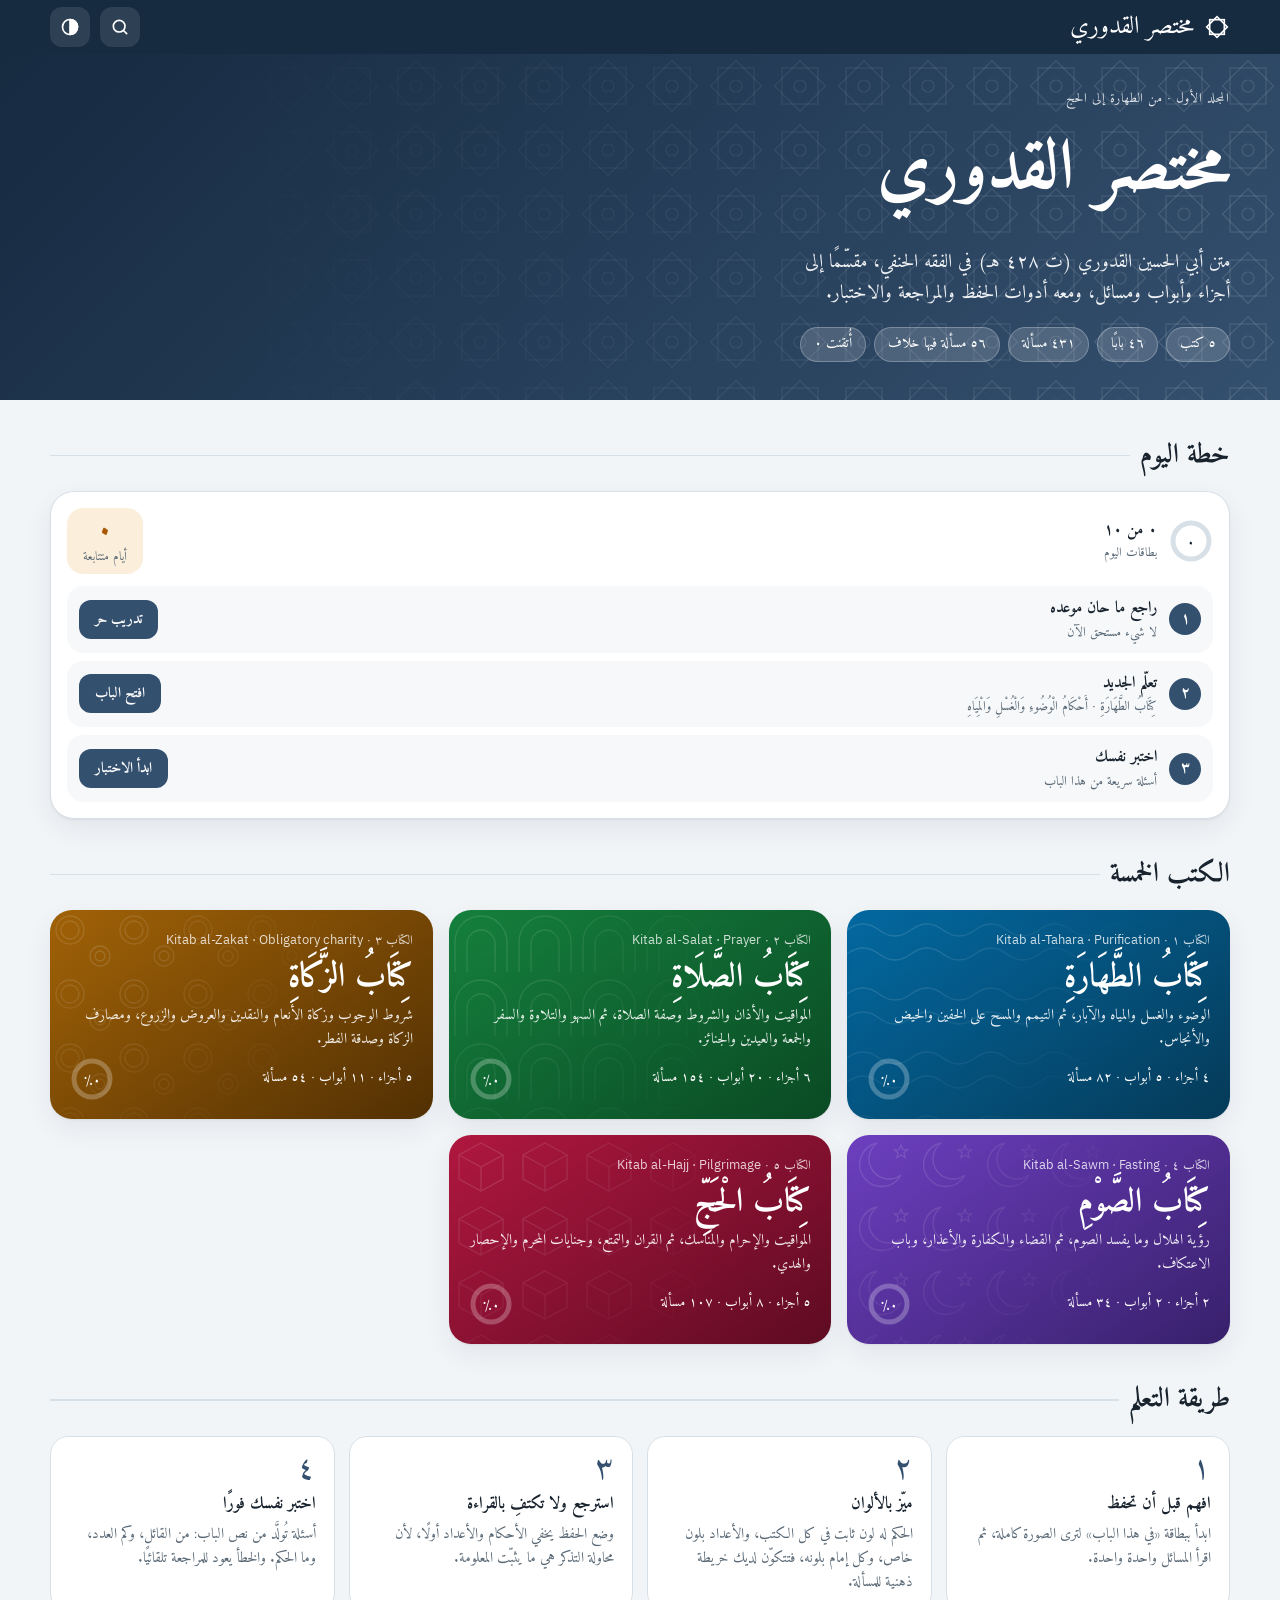
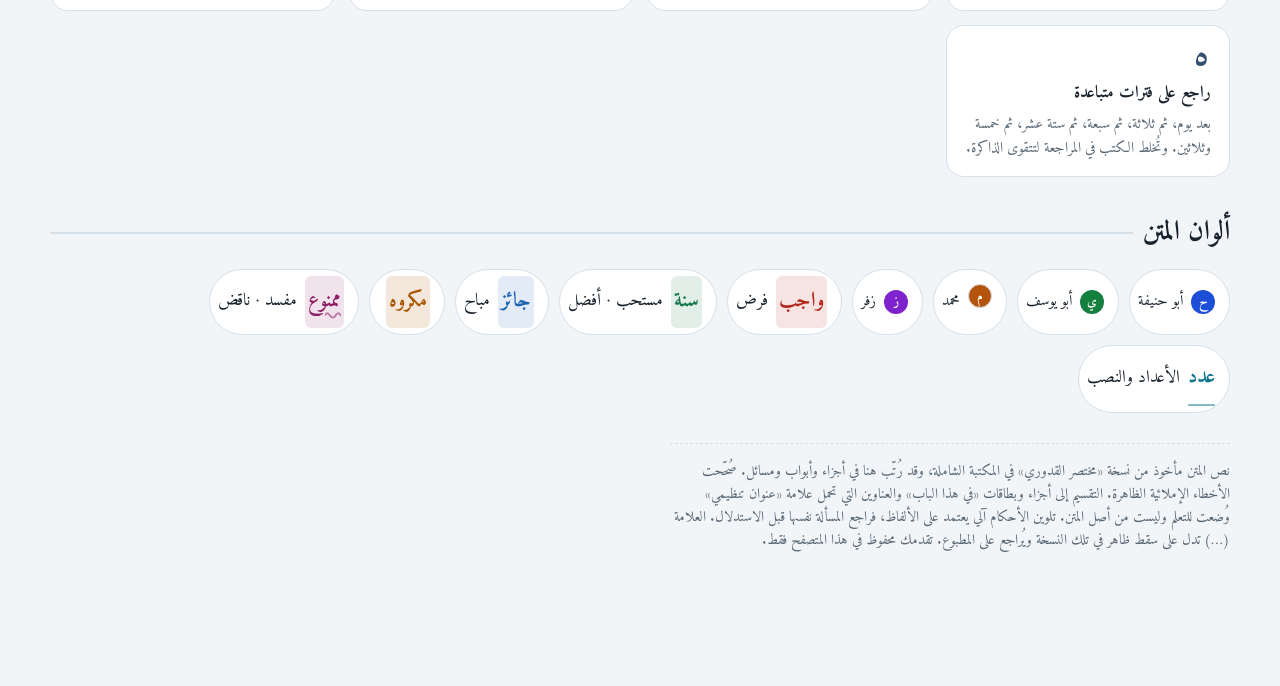
<file: index.html>
<!doctype html><html lang="ar" dir="rtl"><head><meta charset="utf-8"><meta name="viewport" content="width=device-width,initial-scale=1,viewport-fit=cover"><title>مختصر القدوري</title><style>:root{color-scheme:light;padding-top:env(safe-area-inset-top,0px);padding-bottom:env(safe-area-inset-bottom,0px)}body{margin:0;font:14px system-ui}[hidden]{display:none!important}</style></head><body><title>مختصر القدوري</title>
<meta name="claude:viewport-fit-sides" content="cover">
<link rel="preconnect" href="https://fonts.googleapis.com">
<link rel="preconnect" href="https://fonts.gstatic.com" crossorigin>
<link rel="stylesheet" href="https://fonts.googleapis.com/css2?family=Amiri:wght@400;700&family=Noto+Nastaliq+Urdu:wght@400;600&family=IBM+Plex+Sans+Arabic:wght@400;500;600&display=swap">
<style>
/* Layout concept: a manuscript-like reading column on a tinted ground; each Kitab owns a colour world; a floating study dock switches between read / memorize / flashcards. */
:root {
  --bg: #eef1f4; --surface: #ffffff; --surface-2: #f6f8fa; --ink: #18232e; --muted: #596875; --line: #d8e0e7;
  --shadow: 0 1px 2px rgba(20,32,44,.06), 0 10px 28px rgba(20,32,44,.07);
  --ay: #7a4e00; --ay-bg: #fbf1d6; --ha: #3b4a5a; --ha-bg: #eef2f6;
  --im-h: #1d4ed8; --im-y: #15803d; --im-m: #b45309; --im-z: #7e22ce;
  --r-must: #b3261e; --r-sun: #17794b; --r-ok: #1d63b0; --r-mak: #a85800; --r-bad: #8e1f64; --r-num: #0e7490;
  --k: #34506f; --k-h: #34506f; --k-soft: #e4ebf3; --k-deep: #162a40; --k-bg: #f2f5f8;
  --f-display: 'Amiri', 'Noto Naskh Arabic', serif;
  --f-text: 'Amiri', 'Scheherazade New', 'Noto Naskh Arabic', 'Traditional Arabic', serif;
  --f-ur: 'Noto Nastaliq Urdu', 'Amiri', serif;
  --f-ui: 'Amiri', 'IBM Plex Sans Arabic', 'Segoe UI', Tahoma, system-ui, sans-serif;
  --fs: 1.3rem;
}
.k0{--k:#34506f;--k-h:#34506f;--k-soft:#e4ebf3;--k-deep:#162a40;--k-bg:#f2f5f8;}
.k1{--k:#0369a1;--k-h:#0369a1;--k-soft:#dceff9;--k-deep:#053a58;--k-bg:#eef6fb;}
.k2{--k:#15803d;--k-h:#15803d;--k-soft:#dff3e6;--k-deep:#0a4a24;--k-bg:#eff8f2;}
.k3{--k:#a16207;--k-h:#a16207;--k-soft:#f8ecc8;--k-deep:#523003;--k-bg:#fbf6e8;}
.k4{--k:#6d3fc0;--k-h:#6d3fc0;--k-soft:#e9e1f8;--k-deep:#38206b;--k-bg:#f4f0fb;}
.k5{--k:#b0173f;--k-h:#b0173f;--k-soft:#f9dfe6;--k-deep:#5e0b22;--k-bg:#fbeff2;}
.k1 .hero::before{background-image:url("data:image/svg+xml,%3Csvg xmlns='http://www.w3.org/2000/svg' width='64' height='64' viewBox='0 0 64 64'%3E%3Cpath d='M0 20Q16 8 32 20T64 20M0 44Q16 32 32 44T64 44' fill='none' stroke='%23fff' stroke-opacity='.16' stroke-width='1.4'/%3E%3C/svg%3E")}.tile.k1::before{background-image:url("data:image/svg+xml,%3Csvg xmlns='http://www.w3.org/2000/svg' width='64' height='64' viewBox='0 0 64 64'%3E%3Cpath d='M0 20Q16 8 32 20T64 20M0 44Q16 32 32 44T64 44' fill='none' stroke='%23fff' stroke-opacity='.16' stroke-width='1.4'/%3E%3C/svg%3E")}
.k2 .hero::before{background-image:url("data:image/svg+xml,%3Csvg xmlns='http://www.w3.org/2000/svg' width='64' height='64' viewBox='0 0 64 64'%3E%3Cpath d='M6 62V32a26 26 0 0 1 52 0v30M18 62V34a14 14 0 0 1 28 0v28' fill='none' stroke='%23fff' stroke-opacity='.15' stroke-width='1.3'/%3E%3C/svg%3E")}.tile.k2::before{background-image:url("data:image/svg+xml,%3Csvg xmlns='http://www.w3.org/2000/svg' width='64' height='64' viewBox='0 0 64 64'%3E%3Cpath d='M6 62V32a26 26 0 0 1 52 0v30M18 62V34a14 14 0 0 1 28 0v28' fill='none' stroke='%23fff' stroke-opacity='.15' stroke-width='1.3'/%3E%3C/svg%3E")}
.k3 .hero::before{background-image:url("data:image/svg+xml,%3Csvg xmlns='http://www.w3.org/2000/svg' width='64' height='64' viewBox='0 0 64 64'%3E%3Cg fill='none' stroke='%23fff' stroke-opacity='.16' stroke-width='1.3'%3E%3Ccircle cx='20' cy='20' r='14'/%3E%3Ccircle cx='20' cy='20' r='9'/%3E%3Ccircle cx='50' cy='46' r='10'/%3E%3Ccircle cx='50' cy='46' r='5'/%3E%3C/g%3E%3C/svg%3E")}.tile.k3::before{background-image:url("data:image/svg+xml,%3Csvg xmlns='http://www.w3.org/2000/svg' width='64' height='64' viewBox='0 0 64 64'%3E%3Cg fill='none' stroke='%23fff' stroke-opacity='.16' stroke-width='1.3'%3E%3Ccircle cx='20' cy='20' r='14'/%3E%3Ccircle cx='20' cy='20' r='9'/%3E%3Ccircle cx='50' cy='46' r='10'/%3E%3Ccircle cx='50' cy='46' r='5'/%3E%3C/g%3E%3C/svg%3E")}
.k4 .hero::before{background-image:url("data:image/svg+xml,%3Csvg xmlns='http://www.w3.org/2000/svg' width='64' height='64' viewBox='0 0 64 64'%3E%3Cg fill='none' stroke='%23fff' stroke-opacity='.17' stroke-width='1.3'%3E%3Cpath d='M30 8a22 22 0 1 0 24 32a18 18 0 1 1-24-32z'/%3E%3Cpath d='M54 10l1.8 4.6 4.9.2-3.8 3 1.3 4.8-4.2-2.7-4.2 2.7 1.3-4.8-3.8-3 4.9-.2z'/%3E%3C/g%3E%3C/svg%3E")}.tile.k4::before{background-image:url("data:image/svg+xml,%3Csvg xmlns='http://www.w3.org/2000/svg' width='64' height='64' viewBox='0 0 64 64'%3E%3Cg fill='none' stroke='%23fff' stroke-opacity='.17' stroke-width='1.3'%3E%3Cpath d='M30 8a22 22 0 1 0 24 32a18 18 0 1 1-24-32z'/%3E%3Cpath d='M54 10l1.8 4.6 4.9.2-3.8 3 1.3 4.8-4.2-2.7-4.2 2.7 1.3-4.8-3.8-3 4.9-.2z'/%3E%3C/g%3E%3C/svg%3E")}
.k5 .hero::before{background-image:url("data:image/svg+xml,%3Csvg xmlns='http://www.w3.org/2000/svg' width='64' height='64' viewBox='0 0 64 64'%3E%3Cpath d='M32 8l22 12v24L32 56 10 44V20zM10 20l22 12 22-12M32 32v24' fill='none' stroke='%23fff' stroke-opacity='.16' stroke-width='1.3'/%3E%3C/svg%3E")}.tile.k5::before{background-image:url("data:image/svg+xml,%3Csvg xmlns='http://www.w3.org/2000/svg' width='64' height='64' viewBox='0 0 64 64'%3E%3Cpath d='M32 8l22 12v24L32 56 10 44V20zM10 20l22 12 22-12M32 32v24' fill='none' stroke='%23fff' stroke-opacity='.16' stroke-width='1.3'/%3E%3C/svg%3E")}
@media (prefers-color-scheme: dark) {
  :root:not([data-theme="light"]) { --bg:#0d1217;--surface:#151c23;--surface-2:#1b242d;--ink:#e6ecf1;--muted:#9aa8b5;--line:#27323c;--shadow:0 1px 2px rgba(0,0,0,.4),0 10px 28px rgba(0,0,0,.35);--ay:#f0c46a;--ay-bg:#2b2410;--ha:#b7c5d3;--ha-bg:#1f2a34;--im-h:#8db0ff;--im-y:#62d08e;--im-m:#f3ae52;--im-z:#c7a0ff;--r-must:#ff8a80;--r-sun:#5fd08c;--r-ok:#7db8f5;--r-mak:#f5b25a;--r-bad:#e48bd0;--r-num:#55d0e0; color-scheme: dark; }
  :root:not([data-theme="light"]) .k0{--k:#8fb0d6;--k-h:#2a4566;--k-soft:#1c2937;--k-deep:#0c1722;--k-bg:#0d1217;}
  :root:not([data-theme="light"]) .k1{--k:#5bbcf0;--k-h:#0a5f8f;--k-soft:#12293a;--k-deep:#08202f;--k-bg:#0a141b;}
  :root:not([data-theme="light"]) .k2{--k:#5fd08c;--k-h:#146b36;--k-soft:#11291b;--k-deep:#08200f;--k-bg:#0a150e;}
  :root:not([data-theme="light"]) .k3{--k:#f0bd4a;--k-h:#86520a;--k-soft:#2b2106;--k-deep:#221a05;--k-bg:#16120a;}
  :root:not([data-theme="light"]) .k4{--k:#b69cf5;--k-h:#5a35a0;--k-soft:#231a3a;--k-deep:#17102b;--k-bg:#110d1c;}
  :root:not([data-theme="light"]) .k5{--k:#fb7f9a;--k-h:#8f1433;--k-soft:#301018;--k-deep:#240a12;--k-bg:#170a0f;}
}
:root[data-theme="dark"] { --bg:#0d1217;--surface:#151c23;--surface-2:#1b242d;--ink:#e6ecf1;--muted:#9aa8b5;--line:#27323c;--shadow:0 1px 2px rgba(0,0,0,.4),0 10px 28px rgba(0,0,0,.35);--ay:#f0c46a;--ay-bg:#2b2410;--ha:#b7c5d3;--ha-bg:#1f2a34;--im-h:#8db0ff;--im-y:#62d08e;--im-m:#f3ae52;--im-z:#c7a0ff;--r-must:#ff8a80;--r-sun:#5fd08c;--r-ok:#7db8f5;--r-mak:#f5b25a;--r-bad:#e48bd0;--r-num:#55d0e0; color-scheme: dark; }
:root[data-theme="dark"] .k0{--k:#8fb0d6;--k-h:#2a4566;--k-soft:#1c2937;--k-deep:#0c1722;--k-bg:#0d1217;}
:root[data-theme="dark"] .k1{--k:#5bbcf0;--k-h:#0a5f8f;--k-soft:#12293a;--k-deep:#08202f;--k-bg:#0a141b;}
:root[data-theme="dark"] .k2{--k:#5fd08c;--k-h:#146b36;--k-soft:#11291b;--k-deep:#08200f;--k-bg:#0a150e;}
:root[data-theme="dark"] .k3{--k:#f0bd4a;--k-h:#86520a;--k-soft:#2b2106;--k-deep:#221a05;--k-bg:#16120a;}
:root[data-theme="dark"] .k4{--k:#b69cf5;--k-h:#5a35a0;--k-soft:#231a3a;--k-deep:#17102b;--k-bg:#110d1c;}
:root[data-theme="dark"] .k5{--k:#fb7f9a;--k-h:#8f1433;--k-soft:#301018;--k-deep:#240a12;--k-bg:#170a0f;}

* { box-sizing: border-box; }
html { scroll-behavior: smooth; -webkit-text-size-adjust: 100%; }
body { background: var(--bg); color: var(--ink); font-family: var(--f-ui); font-size: 16px; line-height: 1.6; overflow-x: hidden; }
body::before { content: ""; position: fixed; inset: 0 0 auto; height: env(safe-area-inset-top, 0px); z-index: 60; background: var(--k-deep); }
button { font: inherit; color: inherit; cursor: pointer; border: 0; background: none; padding: 0; }
a { color: inherit; text-decoration: none; }
:focus-visible { outline: 3px solid var(--k); outline-offset: 2px; border-radius: 6px; }
[hidden] { display: none !important; }

#app { min-height: 100dvh; background: var(--k-bg); transition: background-color .35s; padding-bottom: 120px; }
.gutter { padding-left: max(16px, env(safe-area-inset-left, 0px)); padding-right: max(16px, env(safe-area-inset-right, 0px)); }
.wrap { max-width: 1180px; margin: 0 auto; }

/* ---------- Top bar ---------- */
.top { position: sticky; top: env(safe-area-inset-top, 0px); z-index: 50; background: var(--k-deep); color: #fff; }
.top .wrap { display: flex; align-items: center; gap: 10px; height: 54px; }
.brand { font-family: var(--f-display); font-size: 1.55rem; line-height: 1; display: flex; align-items: center; gap: 10px; white-space: nowrap; }
.brand svg { width: 26px; height: 26px; flex: none; }
.top .sp { flex: 1; }
.ibtn { width: 40px; height: 40px; border-radius: 12px; display: grid; place-items: center; color: #fff; background: rgba(255,255,255,.1); transition: background .2s; flex: none; }
.ibtn:hover { background: rgba(255,255,255,.2); }
.ibtn svg { width: 20px; height: 20px; }
.rail { display: flex; gap: 8px; overflow-x: auto; padding-block: 12px; scrollbar-width: none; }
.rail::-webkit-scrollbar { display: none; }
.pill { flex: none; display: flex; align-items: center; gap: 8px; padding: 7px 14px 7px 12px; border-radius: 999px; background: var(--surface); color: var(--ink); border: 1.5px solid var(--line); font-weight: 500; font-size: .92rem; transition: transform .15s, border-color .2s; }
.pill i { width: 12px; height: 12px; border-radius: 50%; background: var(--k); display: block; }
.pill:hover { transform: translateY(-1px); }
.pill[aria-current="true"] { background: var(--k); color: #fff; border-color: var(--k); }
.pill[aria-current="true"] i { background: #fff; }

/* ---------- Heroes ---------- */
.hero { background: linear-gradient(135deg, var(--k-deep), var(--k-h)); color: #fff; position: relative; overflow: hidden; }
.hero::before { content: ""; position: absolute; inset: 0; opacity: .9; background-image: url("data:image/svg+xml,%3Csvg xmlns='http://www.w3.org/2000/svg' width='64' height='64' viewBox='0 0 64 64'%3E%3Cg fill='none' stroke='%23fff' stroke-opacity='.13' stroke-width='1.2'%3E%3Crect x='14' y='14' width='36' height='36'/%3E%3Crect x='14' y='14' width='36' height='36' transform='rotate(45 32 32)'/%3E%3Ccircle cx='32' cy='32' r='6'/%3E%3C/g%3E%3C/svg%3E"); -webkit-mask-image: linear-gradient(to left, #000 10%, transparent 85%); mask-image: linear-gradient(to left, #000 10%, transparent 85%); }
.hero .wrap { position: relative; padding-block: 34px 38px; }
.eyebrow { font-size: .82rem; letter-spacing: .04em; opacity: .85; }
.hero h1 { font-family: var(--f-display); font-weight: 700; font-size: clamp(2.4rem, 7vw, 4.4rem); line-height: 1.25; margin: 6px 0 4px; text-wrap: balance; }
.hero .sub { font-family: var(--f-text); font-size: 1.2rem; opacity: .92; max-width: 46ch; }
.chips { display: flex; flex-wrap: wrap; gap: 8px; margin-top: 18px; }
.chip { background: rgba(255,255,255,.16); border: 1px solid rgba(255,255,255,.25); border-radius: 999px; padding: 5px 13px; font-size: .88rem; }
.en { font-family: 'IBM Plex Sans Arabic', system-ui, sans-serif; direction: ltr; unicode-bidi: isolate; }
.bar { height: 8px; border-radius: 99px; background: rgba(255,255,255,.2); overflow: hidden; margin-top: 18px; max-width: 420px; }
.bar b { display: block; height: 100%; background: #fff; border-radius: 99px; width: 0; transition: width .5s; }

/* ---------- Home ---------- */
.sec-t { font-family: var(--f-display); font-size: 1.7rem; margin: 34px 0 14px; display: flex; align-items: center; gap: 10px; }
.sec-t::after { content: ""; flex: 1; height: 1.5px; background: var(--line); }
.tiles { display: grid; grid-template-columns: repeat(auto-fill, minmax(min(100%, 330px), 1fr)); gap: 16px; }
.tile { position: relative; display: flex; flex-direction: column; gap: 6px; min-height: 176px; padding: 20px 20px 18px; border-radius: 22px; color: #fff; overflow: hidden; background: linear-gradient(145deg, var(--k-h), var(--k-deep)); box-shadow: var(--shadow); transition: transform .2s, box-shadow .2s; }
.tile::before { content: ""; position: absolute; inset: 0; opacity: .85; background-image: url("data:image/svg+xml,%3Csvg xmlns='http://www.w3.org/2000/svg' width='64' height='64' viewBox='0 0 64 64'%3E%3Cg fill='none' stroke='%23fff' stroke-opacity='.12' stroke-width='1.2'%3E%3Crect x='14' y='14' width='36' height='36'/%3E%3Crect x='14' y='14' width='36' height='36' transform='rotate(45 32 32)'/%3E%3Ccircle cx='32' cy='32' r='6'/%3E%3C/g%3E%3C/svg%3E"); -webkit-mask-image: radial-gradient(circle at 12% 18%, #000, transparent 70%); mask-image: radial-gradient(circle at 12% 18%, #000, transparent 70%); }
.tile:hover { transform: translateY(-3px); box-shadow: 0 14px 34px rgba(0,0,0,.2); }
.tile > * { position: relative; }
.tile .no { font-size: .8rem; opacity: .8; }
.tile h3 { font-family: var(--f-display); font-size: 2.1rem; line-height: 1.2; margin: 0; font-weight: 700; }
.tile p { margin: 0; font-size: .92rem; opacity: .9; }
.tile .ft { margin-top: auto; display: flex; align-items: center; justify-content: space-between; gap: 10px; font-size: .85rem; }
.ring { width: 44px; height: 44px; flex: none; }
.ring circle { fill: none; stroke-width: 5; }
.ring .tr { stroke: rgba(255,255,255,.25); }
.ring .pg { stroke: #fff; stroke-linecap: round; transform: rotate(-90deg); transform-origin: 50% 50%; transition: stroke-dashoffset .6s; }
.ring text { fill: #fff; font-size: 13px; font-weight: 600; text-anchor: middle; dominant-baseline: central; font-family: var(--f-ui); }
.resume { display: flex; align-items: center; gap: 14px; margin-top: 18px; padding: 14px 18px; border-radius: 16px; background: var(--surface); border: 1.5px solid var(--line); box-shadow: var(--shadow); }
.resume strong { font-family: var(--f-display); font-size: 1.25rem; }
.resume span { color: var(--muted); font-size: .9rem; }
.steps { display: grid; grid-template-columns: repeat(auto-fit, minmax(min(100%, 240px), 1fr)); gap: 14px; }
.step { background: var(--surface); border: 1.5px solid var(--line); border-radius: 18px; padding: 16px 18px; display: flex; flex-direction: column; gap: 6px; text-align: right; }
.step .n { font-family: var(--f-display); font-size: 2rem; line-height: 1; color: var(--k); }
.step h4 { margin: 0; font-size: 1.05rem; }
.step p { margin: 0; color: var(--muted); font-size: .92rem; }
.legend { display: flex; flex-wrap: wrap; gap: 10px; }
.lg { display: flex; align-items: center; gap: 8px; background: var(--surface); border: 1.5px solid var(--line); border-radius: 999px; padding: 6px 14px 6px 8px; font-size: .92rem; }
.note { color: var(--muted); font-size: .9rem; max-width: 70ch; margin-top: 30px; padding-top: 16px; border-top: 1.5px dashed var(--line); }

/* ---------- Kitab layout ---------- */
.cols { display: grid; grid-template-columns: minmax(0, 1fr); gap: 28px; padding-block: 24px; }
.side { display: none; }
@media (min-width: 940px) {
  .cols { grid-template-columns: 290px minmax(0, 1fr); }
  .side { display: block; position: sticky; top: calc(74px + env(safe-area-inset-top, 0px)); align-self: start; max-height: calc(100dvh - 100px - env(safe-area-inset-top, 0px)); overflow-y: auto; padding-inline-end: 6px; }
}
.toc { display: flex; flex-direction: column; gap: 2px; }
.toc h5 { margin: 0 0 8px; font-family: var(--f-display); font-size: 1.25rem; color: var(--k); }
.toc a { display: flex; align-items: center; justify-content: space-between; gap: 10px; padding: 8px 12px; border-radius: 12px; font-size: .95rem; color: var(--ink); transition: background .15s; }
.toc a:hover { background: var(--k-soft); }
.toc a.on { background: var(--k); color: #fff; }
.toc a small { font-size: .75rem; opacity: .75; font-variant-numeric: tabular-nums; }
.toc a.ed { color: var(--muted); }
.toc a.on.ed { color: #fff; }

.bab { margin-bottom: 38px; scroll-margin-top: 80px; }
.bab-h { display: flex; align-items: baseline; flex-wrap: wrap; gap: 6px 14px; padding: 8px 0 12px; border-bottom: 2.5px solid var(--k); margin-bottom: 18px; }
.bab-h h2 { font-family: var(--f-display); font-size: clamp(1.8rem, 4.6vw, 2.5rem); line-height: 1.3; margin: 0; color: var(--k); font-weight: 700; }
.bab-h .meta { color: var(--muted); font-size: .85rem; }
.bab-h .tag { font-size: .74rem; padding: 2px 10px; border-radius: 99px; background: var(--k-soft); color: var(--k); }
.bab-h .sp { flex: 1; }
.bab-h .mini { font-size: .8rem; color: var(--k); padding: 4px 10px; border-radius: 99px; border: 1.5px solid var(--k); }
.bab-h .mini:hover { background: var(--k); color: #fff; }

.fasl { font-size: 1.02rem; font-weight: 600; margin: 26px 0 10px; display: flex; align-items: center; gap: 10px; color: var(--ink); }
.fasl::before { content: ""; width: 10px; height: 10px; border-radius: 3px; background: var(--k); transform: rotate(45deg); flex: none; }
.fasl::after { content: ""; flex: 1; height: 1px; background: var(--line); }
.lbl { font-family: var(--f-text); font-weight: 700; font-size: calc(var(--fs) * 1.04); color: var(--k); margin: 18px 4px 8px; line-height: 1.7; }
.ayah-q { font-family: var(--f-text); font-size: calc(var(--fs) * 1.1); line-height: 2.1; text-align: center; background: var(--ay-bg); color: var(--ay); border-radius: 18px; padding: 16px 20px; margin: 8px 0 16px; border: 1.5px solid color-mix(in srgb, var(--ay) 22%, transparent); text-wrap: balance; }

.m { position: relative; background: var(--surface); border: 1.5px solid var(--line); border-radius: 18px; padding: 12px 16px 14px; margin-bottom: 12px; box-shadow: 0 1px 0 rgba(0,0,0,.02); transition: border-color .2s, box-shadow .2s, background .3s; scroll-margin-top: 90px; }
.m:hover { border-color: color-mix(in srgb, var(--k) 45%, var(--line)); }
.m.done { border-color: color-mix(in srgb, var(--k) 55%, var(--line)); background: linear-gradient(var(--k-soft), var(--k-soft)) , var(--surface); background-blend-mode: normal; }
.m.hit { box-shadow: 0 0 0 4px color-mix(in srgb, var(--k) 35%, transparent); }
.m-h { display: flex; align-items: center; gap: 8px; margin-bottom: 4px; min-height: 30px; }
.num { min-width: 30px; height: 30px; padding: 0 8px; border-radius: 10px; background: var(--k-soft); color: var(--k); font-weight: 600; font-size: .85rem; display: grid; place-items: center; font-variant-numeric: tabular-nums; }
.term { font-family: var(--f-text); font-weight: 700; font-size: calc(var(--fs) * .9); color: var(--k); background: var(--k-soft); padding: 0 12px; border-radius: 10px; line-height: 1.9; }
.ims { display: flex; gap: 4px; }
.imc { width: 24px; height: 24px; flex: none; border-radius: 50%; font-family: var(--f-ui); font-size: .8rem; line-height: 24px; text-align: center; font-weight: 600; display: block; overflow: hidden; padding: 0; color: #fff; }
.lgm { display: flex; flex-wrap: wrap; align-items: center; gap: 8px 16px; font-size: .88rem; color: var(--muted); margin-bottom: 14px; }
.rv { color: var(--k); background: color-mix(in srgb, var(--k) 12%, transparent); border-radius: 6px; padding: 0 3px; }
.imc.h { background: var(--im-h); } .imc.y { background: var(--im-y); } .imc.m { background: var(--im-m); } .imc.z { background: var(--im-z); }
.m-h .sp { flex: 1; }
.act { width: 34px; height: 34px; border-radius: 10px; display: grid; place-items: center; color: var(--muted); transition: background .15s, color .15s; }
.act:hover { background: var(--k-soft); color: var(--k); }
.act svg { width: 19px; height: 19px; }
.act[aria-pressed="true"] { color: #fff; background: var(--k); }
.act.bm[aria-pressed="true"] { color: var(--k); background: var(--k-soft); }
.act.bm[aria-pressed="true"] svg { fill: currentColor; }
.mt { font-family: var(--f-text); font-size: var(--fs); line-height: 2.15; text-wrap: pretty; }
.mt .ay { color: var(--ay); background: var(--ay-bg); border-radius: 6px; padding: 0 4px; }
.mt .ha { color: var(--ha); background: var(--ha-bg); border-radius: 6px; padding: 0 3px; }
.mt .im { font-weight: 700; border-radius: 6px; padding: 0 3px; }
.mt .im.h, .ut .im.h { color: var(--im-h); background: color-mix(in srgb, var(--im-h) 13%, transparent); }
.mt .im.y, .ut .im.y { color: var(--im-y); background: color-mix(in srgb, var(--im-y) 13%, transparent); }
.mt .im.m, .ut .im.m { color: var(--im-m); background: color-mix(in srgb, var(--im-m) 14%, transparent); }
.mt .im.z, .ut .im.z { color: var(--im-z); background: color-mix(in srgb, var(--im-z) 13%, transparent); }
.mt .gap { color: var(--muted); border-bottom: 2px dotted var(--muted); cursor: help; padding: 0 4px; }
.dis { margin-top: 6px; padding: 4px 14px 4px 6px; border-inline-start: 4px solid var(--k); background: var(--surface-2); border-radius: 10px; }
.bl { display: inline-block; vertical-align: baseline; min-width: 1.6em; width: calc(var(--n) * .52em + .6em); height: 1.15em; margin: 0 1px; border-radius: 6px; background: color-mix(in srgb, var(--k) 20%, transparent); border-bottom: 2.5px solid var(--k); position: relative; top: .22em; transition: background .15s; }
.bl:hover { background: color-mix(in srgb, var(--k) 34%, transparent); }
.bl.rv { all: unset; color: var(--k); background: color-mix(in srgb, var(--k) 12%, transparent); border-radius: 6px; padding: 0 3px; }
.mode-hint { margin: 0 0 14px; padding: 10px 14px; border-radius: 14px; background: var(--k-soft); color: var(--k); font-size: .92rem; display: flex; align-items: center; gap: 10px; flex-wrap: wrap; }
.mode-hint button { margin-inline-start: auto; background: var(--k); color: #fff; border-radius: 99px; padding: 4px 14px; font-size: .85rem; }
.empty { text-align: center; color: var(--muted); padding: 40px 10px; }

.bab-nav { display: flex; gap: 12px; margin-top: 22px; }
.bab-nav a { flex: 1; border: 1.5px solid var(--line); background: var(--surface); border-radius: 16px; padding: 12px 16px; display: flex; flex-direction: column; gap: 2px; }
.bab-nav a:hover { border-color: var(--k); }
.bab-nav small { color: var(--muted); font-size: .78rem; }
.bab-nav b { font-family: var(--f-display); font-size: 1.2rem; color: var(--k); font-weight: 700; }
.bab-nav .nx { text-align: left; }

/* ---------- Dock, sheets, overlays ---------- */
.dock { position: fixed; z-index: 55; left: 50%; transform: translateX(-50%); bottom: calc(12px + env(safe-area-inset-bottom, 0px)); display: flex; align-items: center; gap: 6px; padding: 6px; background: var(--surface); border: 1.5px solid var(--line); border-radius: 22px; box-shadow: 0 10px 34px rgba(0,0,0,.22); max-width: calc(100vw - 24px); }
.seg { display: flex; gap: 4px; background: var(--surface-2); border-radius: 16px; padding: 3px; }
.seg button { padding: 8px 15px; border-radius: 13px; font-weight: 600; font-size: .92rem; color: var(--muted); white-space: nowrap; transition: background .15s, color .15s; }
.seg button[aria-pressed="true"] { background: var(--k); color: #fff; }
.dock .tbtn { height: 42px; padding: 0 14px; border-radius: 14px; display: flex; align-items: center; gap: 6px; font-weight: 600; font-size: .9rem; color: var(--k); background: var(--k-soft); white-space: nowrap; }
.dock .tbtn svg { width: 18px; height: 18px; }
@media (min-width: 940px) { .dock .tbtn.idx { display: none; } }
.pop { position: fixed; z-index: 56; left: 50%; transform: translateX(-50%); bottom: calc(76px + env(safe-area-inset-bottom, 0px)); width: min(420px, calc(100vw - 24px)); background: var(--surface); border: 1.5px solid var(--line); border-radius: 20px; box-shadow: 0 16px 44px rgba(0,0,0,.28); padding: 16px; display: flex; flex-direction: column; gap: 14px; }
.row { display: flex; align-items: center; justify-content: space-between; gap: 12px; font-size: .95rem; }
.row .seg button { padding: 6px 12px; font-size: .88rem; }
.sw { width: 46px; height: 28px; border-radius: 99px; background: var(--line); position: relative; flex: none; transition: background .2s; }
.sw::after { content: ""; position: absolute; top: 3px; right: 3px; width: 22px; height: 22px; border-radius: 50%; background: #fff; transition: transform .2s; box-shadow: 0 1px 3px rgba(0,0,0,.3); }
.sw[aria-pressed="true"] { background: var(--k); }
.sw[aria-pressed="true"]::after { transform: translateX(-18px); }

.scrim { position: fixed; inset: 0; z-index: 70; background: rgba(8,14,20,.55); display: flex; align-items: flex-end; justify-content: center; backdrop-filter: blur(2px); }
.sheet { background: var(--surface); width: min(640px, 100%); max-height: 86dvh; overflow-y: auto; border-radius: 26px 26px 0 0; padding: 18px max(18px, env(safe-area-inset-left, 0px)) calc(24px + env(safe-area-inset-bottom, 0px)); box-shadow: 0 -10px 40px rgba(0,0,0,.3); }
.sheet h3 { font-family: var(--f-display); font-size: 1.6rem; margin: 0 0 10px; color: var(--k); }
.sheet .grab { width: 44px; height: 5px; border-radius: 9px; background: var(--line); margin: 0 auto 14px; }
@media (min-width: 700px) { .scrim { align-items: center; } .sheet { border-radius: 26px; max-height: 80dvh; } }
.sq { display: flex; gap: 8px; margin-bottom: 14px; }
.sq input { flex: 1; min-width: 0; font: inherit; font-family: var(--f-text); font-size: 1.25rem; padding: 10px 16px; border-radius: 14px; border: 2px solid var(--line); background: var(--surface-2); color: var(--ink); }
.sq input:focus { border-color: var(--k); outline: none; }
.res { display: flex; flex-direction: column; gap: 8px; }
.res a { display: block; padding: 10px 14px; border-radius: 14px; border: 1.5px solid var(--line); background: var(--surface); border-inline-start: 6px solid var(--rk, var(--k)); }
.res a:hover { background: var(--surface-2); }
.res small { color: var(--muted); font-size: .78rem; display: block; }
.res p { font-family: var(--f-text); font-size: 1.12rem; line-height: 1.9; margin: 2px 0 0; }
.res mark { background: color-mix(in srgb, var(--k) 25%, transparent); color: inherit; border-radius: 4px; padding: 0 2px; }

.fc { position: fixed; inset: 0; z-index: 80; background: linear-gradient(160deg, var(--k-deep), var(--k-h)); color: #fff; display: flex; flex-direction: column; padding: calc(14px + env(safe-area-inset-top, 0px)) max(16px, env(safe-area-inset-left, 0px)) calc(18px + env(safe-area-inset-bottom, 0px)); }
.fc-top { display: flex; align-items: center; gap: 12px; }
.fc-top .bar { flex: 1; margin: 0; max-width: none; }
.fc-card { flex: 1; display: grid; place-items: center; padding: 18px 0; min-height: 0; }
.card { width: min(680px, 100%); max-height: 100%; overflow-y: auto; background: var(--surface); color: var(--ink); border-radius: 26px; padding: 26px 24px; box-shadow: 0 18px 50px rgba(0,0,0,.35); text-align: right; }
.card .q { font-family: var(--f-display); font-size: .95rem; color: var(--k); opacity: .9; margin-bottom: 8px; font-family: var(--f-ui); font-weight: 600; }
.card .mt { font-size: calc(var(--fs) * 1.1); }
.card .fade { color: var(--muted); }
.card .tap { margin-top: 16px; color: var(--muted); font-size: .85rem; text-align: center; }
.fc-act { display: flex; gap: 12px; justify-content: center; }
.fc-act button { flex: 1; max-width: 240px; padding: 14px; border-radius: 16px; font-weight: 600; font-size: 1rem; }
.fc-act .no { background: rgba(255,255,255,.16); border: 1.5px solid rgba(255,255,255,.35); }
.fc-act .ok { background: #fff; color: var(--k-deep); }
.fc-done { text-align: center; display: grid; gap: 14px; place-items: center; }
.fc-done h3 { font-family: var(--f-display); font-size: 2.4rem; margin: 0; }

@media (max-width: 520px) {
  .seg button { padding: 8px 11px; font-size: .86rem; }
  .dock .tbtn span { display: none; }
  .dock .tbtn { padding: 0 11px; }
  .m { padding: 10px 12px 12px; }
  .hero .wrap { padding-block: 22px 24px; }
  .hero.kit .sub { display: none; }
  .hero.kit h1 { margin-bottom: 0; }
}
@media (prefers-reduced-motion: reduce) { * { transition: none !important; scroll-behavior: auto !important; } }

/* ================= v2: meaning colours, parts, overviews, review, quizzes ================= */
.r { font-weight: 700; border-radius: 6px; padding: 0 3px; }
.r.must { color: var(--r-must); background: color-mix(in srgb, var(--r-must) 12%, transparent); }
.r.sun { color: var(--r-sun); background: color-mix(in srgb, var(--r-sun) 12%, transparent); }
.r.ok { color: var(--r-ok); background: color-mix(in srgb, var(--r-ok) 12%, transparent); }
.r.mak { color: var(--r-mak); background: color-mix(in srgb, var(--r-mak) 14%, transparent); }
.r.bad { color: var(--r-bad); background: color-mix(in srgb, var(--r-bad) 12%, transparent); text-decoration: underline wavy color-mix(in srgb, var(--r-bad) 55%, transparent) 1.5px; text-underline-offset: 6px; }
.nm { color: var(--r-num); font-weight: 700; border-bottom: 2.5px solid color-mix(in srgb, var(--r-num) 50%, transparent); }
:root[data-rc="off"] .r, :root[data-rc="off"] .nm { color: inherit; background: none; font-weight: inherit; border: 0; padding: 0; text-decoration: none; }
.lgm .mt { font-size: 1.05rem; line-height: 1.5; }
.vsep { width: 1px; height: 18px; background: var(--line); }

.part { position: relative; overflow: hidden; margin: 54px 0 22px; padding: 20px 22px 22px; border-radius: 24px; background: linear-gradient(135deg, var(--k-deep), var(--k-h)); color: #fff; scroll-margin-top: 80px; box-shadow: var(--shadow); }
.part:first-of-type { margin-top: 8px; }
.part .pn { font-size: .8rem; opacity: .85; letter-spacing: .03em; }
.part h2 { font-family: var(--f-display); font-size: clamp(1.9rem, 5vw, 2.8rem); line-height: 1.3; margin: 2px 0; }
.part p { margin: 0; opacity: .92; }
.pb { height: 6px; max-width: 280px; border-radius: 9px; background: rgba(255,255,255,.22); overflow: hidden; margin-top: 14px; }
.pb b { display: block; height: 100%; background: #fff; border-radius: 9px; transition: width .5s; }
.bab-h .bno { width: 34px; height: 34px; flex: none; border-radius: 50%; border: 2px solid var(--k); color: var(--k); display: grid; place-items: center; font-weight: 700; align-self: center; font-size: .95rem; }
.mini { font-size: .8rem; color: var(--k); padding: 4px 12px; border-radius: 99px; border: 1.5px solid var(--k); }
.mini:hover, .mini.fill { background: var(--k); color: #fff; }

.ov { background: var(--surface); border: 1.5px solid var(--line); border-inline-start: 6px solid var(--k); border-radius: 18px; padding: 14px 16px; margin-bottom: 18px; }
.ov .map { margin: 0 0 10px; font-family: var(--f-text); font-size: 1.18rem; line-height: 1.9; }
.ov .map span { display: block; font-family: var(--f-ui); font-size: .74rem; font-weight: 600; color: var(--k); letter-spacing: .04em; }
.ovm { display: flex; flex-wrap: wrap; gap: 10px 14px; align-items: center; justify-content: space-between; }
.rcs, .ova { display: flex; flex-wrap: wrap; gap: 6px; align-items: center; }
.cnt { font-size: .8rem; color: var(--muted); margin-inline-end: 4px; }
.rcc { --c: var(--muted); display: inline-flex; align-items: center; gap: 6px; font-size: .8rem; padding: 2px 10px; border-radius: 99px; background: color-mix(in srgb, var(--c) 12%, transparent); color: var(--c); font-weight: 600; }
.rcc i { width: 8px; height: 8px; border-radius: 50%; background: var(--c); }
.rcc.must { --c: var(--r-must); } .rcc.sun { --c: var(--r-sun); } .rcc.ok { --c: var(--r-ok); } .rcc.mak { --c: var(--r-mak); } .rcc.bad { --c: var(--r-bad); } .rcc.num { --c: var(--r-num); }
.route { list-style: none; margin: 0 0 12px; padding: 2px 0 6px; display: flex; gap: 8px; overflow-x: auto; scrollbar-width: thin; }
.route a { display: flex; align-items: center; gap: 8px; white-space: nowrap; padding: 5px 12px 5px 6px; border-radius: 99px; background: var(--k-soft); color: var(--k); font-size: .9rem; font-weight: 500; }
.route b { width: 22px; height: 22px; border-radius: 50%; background: var(--k); color: #fff; display: grid; place-items: center; font-size: .75rem; }
.route a:hover { background: color-mix(in srgb, var(--k) 22%, var(--surface)); }
@media (min-width: 700px) { .route { flex-wrap: wrap; overflow: visible; } }

.pcards { display: grid; grid-template-columns: repeat(auto-fill, minmax(min(100%, 290px), 1fr)); gap: 14px; }
.pcard { background: var(--surface); border: 1.5px solid var(--line); border-top: 6px solid var(--k); border-radius: 20px; padding: 14px 14px 16px; display: flex; flex-direction: column; gap: 10px; }
.ph { display: flex; gap: 12px; align-items: flex-start; }
.pn2 { width: 38px; height: 38px; border-radius: 12px; background: var(--k); color: #fff; font-family: var(--f-display); font-size: 1.5rem; display: grid; place-items: center; flex: none; line-height: 1; }
.ph h3 { margin: 0; font-family: var(--f-display); font-size: 1.45rem; line-height: 1.3; color: var(--k); }
.ph p { margin: 2px 0 0; color: var(--muted); font-size: .85rem; }
.pcard ul { list-style: none; margin: 0; padding: 0; }
.pcard li a { display: flex; justify-content: space-between; gap: 8px; padding: 5px 8px; border-radius: 9px; font-size: .92rem; }
.pcard li a:hover { background: var(--k-soft); }
.pcard li small { color: var(--muted); }
.mp { display: flex; flex-wrap: wrap; gap: 4px; margin-top: auto; }
.sq2 { width: 12px; height: 12px; border-radius: 3px; display: block; background: color-mix(in srgb, var(--k) 12%, var(--surface-2)); border: 1px solid color-mix(in srgb, var(--k) 28%, transparent); }
.sq2.l { background: color-mix(in srgb, var(--k) 48%, var(--surface)); }
.sq2.k { background: var(--k); border-color: var(--k); }
.sq2.d { outline: 2px solid #e08a00; outline-offset: 1px; }
.mpl { display: flex; flex-wrap: wrap; gap: 6px 16px; margin-top: 12px; font-size: .82rem; color: var(--muted); }
.mpl span { display: flex; align-items: center; gap: 6px; }
.hm { display: flex; gap: 14px; align-items: flex-start; padding: 12px 0; border-bottom: 1px dashed var(--line); }
.hn { width: 120px; flex: none; font-family: var(--f-display); font-size: 1.35rem; color: var(--k); line-height: 1.4; }
@media (max-width: 520px) { .hm { flex-direction: column; gap: 6px; } }

.plan { background: var(--surface); border: 1.5px solid var(--line); border-radius: 24px; box-shadow: var(--shadow); padding: 16px; }
.pl-top { display: flex; gap: 14px; justify-content: space-between; align-items: center; margin-bottom: 12px; }
.goal { display: flex; align-items: center; gap: 12px; }
.plan .ring .tr { stroke: var(--line); } .plan .ring .pg { stroke: var(--k); } .plan .ring text { fill: var(--ink); }
.goal small, .strk small { display: block; color: var(--muted); font-size: .78rem; }
.strk { text-align: center; padding: 6px 16px; border-radius: 16px; background: color-mix(in srgb, #e08a00 14%, transparent); }
.strk b { font-family: var(--f-display); font-size: 1.9rem; line-height: 1.1; color: var(--r-mak); }
.pl-steps { list-style: none; margin: 0; padding: 0; display: flex; flex-direction: column; gap: 8px; }
.pl-steps li { display: flex; align-items: center; gap: 12px; padding: 10px 12px; border-radius: 16px; background: var(--surface-2); }
.pl-steps .n { width: 32px; height: 32px; border-radius: 50%; background: var(--k); color: #fff; display: grid; place-items: center; font-weight: 700; flex: none; }
.pl-steps div { flex: 1; min-width: 0; }
.pl-steps small { display: block; color: var(--muted); font-size: .82rem; }
.go { background: var(--k); color: #fff; border-radius: 12px; padding: 8px 16px; font-weight: 600; font-size: .9rem; white-space: nowrap; }

.toc a.tp { margin-top: 12px; font-family: var(--f-display); font-size: 1.12rem; font-weight: 700; color: var(--k); justify-content: flex-start; gap: 8px; }
.toc a.tp:first-of-type { margin-top: 0; }
.pn3 { width: 22px; height: 22px; border-radius: 7px; background: var(--k); color: #fff; font: 600 .75rem var(--f-ui); display: grid; place-items: center; flex: none; }
.toc a.sb { padding: 3px 10px; margin-inline-start: 16px; font-size: .82rem; color: var(--muted); border-inline-start: 2px solid var(--line); border-radius: 0 8px 8px 0; }
.toc a.sb:hover { color: var(--k); border-color: var(--k); }

.card .q { display: flex; justify-content: space-between; align-items: center; gap: 8px; }
.bdg { font-style: normal; font-size: .74rem; padding: 2px 10px; border-radius: 99px; font-weight: 600; white-space: nowrap; }
.bdg.nw { background: var(--k-soft); color: var(--k); }
.bdg.rv2 { background: color-mix(in srgb, #e08a00 18%, transparent); color: var(--r-mak); }
.fc-act .mid { background: rgba(255,255,255,.26); color: #fff; border: 1.5px solid rgba(255,255,255,.5); }
.fc-act { gap: 10px; }
.fc-act button { max-width: 200px; }
.fc-btns { display: flex; flex-wrap: wrap; gap: 10px; justify-content: center; }
.fc-btns button { padding: 12px 22px; border-radius: 14px; font-weight: 600; }
.fc-btns .ok { background: #fff; color: var(--k-deep); }
.fc-btns .no { background: rgba(255,255,255,.16); border: 1.5px solid rgba(255,255,255,.35); }
.fc-done p { margin: 0; opacity: .95; }
.qctx { font-family: var(--f-text); color: var(--muted); font-size: calc(var(--fs) * .82); border-inline-start: 3px solid var(--line); padding-inline-start: 10px; margin-bottom: 8px; line-height: 1.9; }
.blank { display: inline-block; min-width: 3.2em; text-align: center; color: var(--k); background: var(--k-soft); border-radius: 8px; border-bottom: 2.5px solid var(--k); padding: 0 6px; }
.opts { display: grid; grid-template-columns: 1fr 1fr; gap: 10px; margin-top: 16px; }
.opts.col { grid-template-columns: 1fr; }
.opt { min-height: 52px; padding: 10px 14px; border-radius: 14px; border: 2px solid var(--line); background: var(--surface-2); display: flex; align-items: center; justify-content: center; gap: 10px; font-family: var(--f-text); font-size: 1.15rem; color: var(--ink); transition: border-color .15s, background .15s; }
.opt:hover:not(:disabled) { border-color: var(--k); }
.opt:disabled { cursor: default; }
.opt.right { border-color: #1a9150; background: color-mix(in srgb, #1a9150 18%, transparent); }
.opt.wrong { border-color: #c62828; background: color-mix(in srgb, #c62828 14%, transparent); }
.opt.dim { opacity: .5; }
.expl { margin-top: 16px; padding: 12px 14px; border-radius: 14px; background: var(--k-soft); }
.expl > b { color: var(--k); font-size: .9rem; }
.qres { display: flex; flex-direction: column; gap: 6px; width: min(420px, 100%); max-height: 28vh; overflow: auto; }
.qres a { background: rgba(255,255,255,.14); padding: 8px 14px; border-radius: 12px; font-size: .9rem; }
@media (max-width: 520px) { .opts { grid-template-columns: 1fr; } .part { padding: 16px 16px 18px; border-radius: 20px; } .fc-act button { padding: 12px 6px; } }
@media (max-width: 400px) { .dock { gap: 3px; padding: 5px; } .dock .tbtn { padding: 0 9px; } .seg button { padding: 8px 9px; } }

.pgl{display:flex;align-items:center;gap:10px;margin-top:10px}.pgb{flex:1;height:6px;border-radius:6px;background:color-mix(in srgb,var(--ink) 12%,transparent);overflow:hidden}.pgb b{display:block;height:100%;background:var(--ac,var(--accent,#2a7))}.pgl small{opacity:.7}
.mt{line-height:2.5}.hero h1{line-height:1.6}h1,h2,h3{line-height:1.6}

/* ---- tabs: Arabic / Urdu / Vocabulary ---- */
.vtabs{display:grid;grid-template-columns:repeat(3,1fr);gap:8px;margin:14px 0 6px;position:sticky;top:56px;z-index:20;padding:8px;background:color-mix(in srgb,var(--bg) 88%,transparent);backdrop-filter:blur(10px);border-radius:18px;border:1px solid var(--line)}
.vt{all:unset;box-sizing:border-box;cursor:pointer;display:grid;grid-template-columns:auto 1fr;grid-template-rows:auto auto;column-gap:10px;align-items:center;padding:9px 12px;border-radius:13px;background:var(--surface);border:1.5px solid transparent;color:var(--ink);min-width:0}
.vt b{grid-row:1/3;width:34px;height:34px;border-radius:11px;display:grid;place-items:center;font-size:1.2rem;color:#fff;background:var(--k);font-family:var(--f-display)}
.vt:nth-child(2) b{background:#c2410c}.vt:nth-child(3) b{background:#7c3aed}
.vt span{font-weight:700;font-size:1rem;line-height:1.25;overflow:hidden;text-overflow:ellipsis;white-space:nowrap}
.vt small{color:var(--muted);font-size:.78rem;line-height:1.2}
.vt[aria-selected=true]{border-color:var(--k);background:var(--k-soft);box-shadow:var(--shadow)}
.vt:focus-visible{outline:2px solid var(--k);outline-offset:2px}
@media(max-width:560px){.vt{grid-template-columns:1fr;justify-items:center;text-align:center;padding:8px 4px;row-gap:2px}.vt b{grid-row:auto;width:30px;height:30px}.vt span{font-size:.9rem}.vt small{display:none}}
#app:not([data-v=ar]) .dock .seg,#app:not([data-v=ar]) .dock [data-a=cards],#app:not([data-v=ar]) .dock [data-a=kquiz]{display:none}
/* Urdu */
.urt,.ut,.urnote span,.ar-d summary{font-family:var(--f-ur)}
.ut{font-size:1.18rem;line-height:2.55;text-align:right;text-wrap:pretty;padding:2px 2px 4px}
h2.urt{font-size:1.5rem;line-height:2}
.fasl.urt{line-height:2.1}.lbl.urt{line-height:2.1}.ayah-q.urt{line-height:2.4;font-size:1.1rem}
.urnote{display:flex;flex-direction:column;gap:2px;margin:10px 0;padding:12px 16px;border-radius:16px;background:var(--k-soft);border-inline-start:5px solid var(--k)}
.urnote b{font-family:var(--f-ur);color:var(--k-deep);font-size:1.15rem;line-height:2}
.urnote span{font-size:.9rem;line-height:2.1;color:var(--muted)}
.urnote.vo{background:color-mix(in srgb,#7c3aed 10%,var(--surface));border-inline-start-color:#7c3aed}
.ar-d{margin-top:6px;border-top:1px dashed var(--line);padding-top:6px}
.ar-d summary{cursor:pointer;color:var(--k);font-size:.95rem;list-style:none;display:inline-block;padding:2px 12px;border-radius:99px;background:var(--k-soft)}
.ar-d summary::-webkit-details-marker{display:none}
.ar-d[open] summary{background:var(--k);color:#fff}
.ar-d .mt{margin-top:8px;font-size:1.25rem;color:var(--ink);opacity:.92}
.m.ur .m-h .sp{flex:1}
/* vocabulary */
.vfil{display:flex;flex-wrap:wrap;gap:8px;margin:8px 0 14px}
.vfb{all:unset;cursor:pointer;padding:6px 14px;border-radius:99px;border:1.5px solid var(--line);background:var(--surface);font-size:.95rem}
.vfb b{opacity:.65;font-weight:600;margin-inline-start:2px}
.vfb[aria-pressed=true]{background:var(--k);border-color:var(--k);color:#fff}
.vfb:focus-visible{outline:2px solid var(--k);outline-offset:2px}
.vgrid{display:grid;grid-template-columns:repeat(auto-fill,minmax(250px,1fr));gap:14px}
.vc{--cc:var(--k);position:relative;overflow:hidden;background:var(--surface);border:1px solid var(--line);border-radius:20px;padding:16px 16px 12px;box-shadow:var(--shadow);display:flex;flex-direction:column;gap:6px;break-inside:avoid}
.vc::before{content:"";position:absolute;inset:0 0 auto 0;height:6px;background:var(--cc)}
.vc::after{content:"";position:absolute;inset-inline-start:-30px;top:-30px;width:110px;height:110px;border-radius:50%;background:color-mix(in srgb,var(--cc) 12%,transparent)}
.vc.ct{--cc:var(--k)}.vc.ca{--cc:#0f9d6b}.vc.co{--cc:#d97706}.vc.cq{--cc:#7c3aed}
.vh{position:relative;z-index:1;display:flex}
.vcat{font-size:.78rem;padding:2px 11px;border-radius:99px;background:color-mix(in srgb,var(--cc) 16%,var(--surface));color:color-mix(in srgb,var(--cc) 75%,var(--ink));font-weight:700}
.vt-ar{position:relative;z-index:1;font-family:var(--f-text);font-size:1.7rem;line-height:2;margin:2px 0;color:color-mix(in srgb,var(--cc) 70%,var(--ink));font-weight:700}
.vu{position:relative;z-index:1;font-family:var(--f-ur);font-size:1.02rem;line-height:2.4;margin:0}
.vn{position:relative;z-index:1;display:flex;gap:8px;align-items:flex-start;padding:8px 10px;border-radius:12px;background:color-mix(in srgb,var(--cc) 9%,var(--surface));font-family:var(--f-ur);font-size:.88rem;line-height:2.1;color:var(--muted)}
.vn i{font-style:normal;color:var(--cc);margin-top:3px}
.vgo{all:unset;position:relative;z-index:1;cursor:pointer;align-self:flex-start;margin-top:auto;font-size:.88rem;color:var(--cc);padding:3px 12px;border-radius:99px;border:1px solid color-mix(in srgb,var(--cc) 45%,transparent)}
.vgo:hover{background:color-mix(in srgb,var(--cc) 12%,transparent)}
.vgo:focus-visible{outline:2px solid var(--cc);outline-offset:2px}
.vfb.ca[aria-pressed=true]{background:#0f9d6b;border-color:#0f9d6b}.vfb.co[aria-pressed=true]{background:#d97706;border-color:#d97706}.vfb.cq[aria-pressed=true]{background:#7c3aed;border-color:#7c3aed}

.ut .im{display:inline;padding:0 .35em;border-radius:8px;white-space:normal;box-decoration-break:clone;-webkit-box-decoration-break:clone;border:0;line-height:inherit;font-family:inherit;font-size:inherit}
.ut .ha{color:var(--ha);background:var(--ha-bg);padding:0 .3em;border-radius:6px}

</style>
<div id="app" class="k0" dir="rtl" lang="ar"></div>
<script>
(function () {
'use strict';
const D = [{"n":1,"title":"كِتَابُ الطَّهَارَةِ","tu":"کتاب الطہارت","babs":[{"t":"أَحْكَامُ الْوُضُوءِ وَالْغُسْلِ وَالْمِيَاهِ","tu":"وضو، غسل اور پانیوں کے احکام","ed":true,"items":[["f","فَرَائِضُ الْوُضُوءِ وَسُنَنُهُ وَمُسْتَحَبَّاتُهُ",null,"وضو کے فرائض، سنن اور مستحبات"],["q","﴿يَا أَيُّهَا الَّذِينَ آمَنُوا إِذَا قُمْتُمْ إِلَى الصَّلَاةِ فَاغْسِلُوا وُجُوهَكُمْ وَأَيْدِيَكُمْ إِلَى الْمَرَافِقِ وَامْسَحُوا بِرُؤُوسِكُمْ وَأَرْجُلَكُمْ إِلَى الْكَعْبَيْنِ﴾",null,"﴿اے ایمان والو! جب تم نماز کے لیے کھڑے ہو تو اپنے چہروں کو اور اپنے ہاتھوں کو کہنیوں سمیت دھو لو، اور اپنے سروں کا مسح کرو اور اپنے پاؤں کو ٹخنوں سمیت (دھو لو)﴾"],["l","فَفَرْضُ الطَّهَارَةِ:",null,"طہارت کے فرائض:"],["m","غَسْلُ الْأَعْضَاءِ الثَّلَاثَةِ وَمَسْحُ الرَّأْسِ وَالْمِرْفَقَانِ وَالْكَعْبَانِ يَدْخُلَانِ فِي الْغَسْلِ وَالْمَفْرُوضُ فِي مَسْحِ الرَّأْسِ مِقْدَارُ النَّاصِيَةِ لِمَا رَوَى الْمُغِيرَةُ بْنُ شُعْبَةَ [أَنَّ النَّبِيَّ ﷺ أَتَى سُبَاطَةَ قَوْمٍ فَبَالَ وَتَوَضَّأَ وَمَسَحَ عَلَى نَاصِيَتِهِ وَخُفَّيْهِ]",null,"تین اعضاء (چہرہ، دونوں ہاتھ، دونوں پاؤں) کو دھونا اور سر کا مسح کرنا۔ کہنیاں اور ٹخنے دھونے میں داخل ہیں۔ سر کے مسح میں فرض مقدار پیشانی کے بالوں (ناصیہ) کے برابر ہے، کیونکہ حضرت مغیرہ بن شعبہ رضی اللہ عنہ نے روایت کیا: [کہ نبی ﷺ ایک قوم کے کوڑے کے ڈھیر پر تشریف لائے، پیشاب کیا، وضو فرمایا اور اپنی پیشانی اور موزوں پر مسح فرمایا]"],["l","وَسُنَنُ الطَّهَارَةِ:",null,"طہارت کی سنتیں:"],["m","وَغَسْلُ الْيَدَيْنِ قَبْلَ إِدْخَالِهَا إِذَا اسْتَيْقَظَ الْمُتَوَضِّئُ مِنْ نَوْمِهِ وَتَسْمِيَةُ اللهِ تَعَالَى فِي ابْتِدَاءِ الْوُضُوءِ",null,"جب وضو کرنے والا نیند سے اٹھے تو ہاتھوں کو (برتن میں) ڈالنے سے پہلے دھونا، وضو کے آغاز میں اللہ تعالیٰ کا نام (بسم اللہ) لینا"],["m","وَالسِّوَاكُ وَالْمَضْمَضَةُ وَالِاسْتِنْشَاقُ وَمَسْحُ الْأُذُنَيْنِ وَتَخْلِيلُ اللِّحْيَةِ وَالْأَصَابِعِ وَتَكْرَارُ الْغَسْلِ إِلَى الثَّلَاثِ",null,"مسواک کرنا، کلی کرنا، ناک میں پانی ڈالنا، دونوں کانوں کا مسح کرنا، داڑھی اور انگلیوں کا خلال کرنا اور دھونے کو تین بار تک دہرانا"],["m","وَيُسْتَحَبُّ لِلْمُتَوَضِّئِ أَنْ يَنْوِيَ الطَّهَارَةَ وَيَسْتَوْعِبَ رَأْسَهُ بِالْمَسْحِ وَيُرَتِّبَ الْوُضُوءَ فَيَبْدَأَ بِمَا بَدَأَ اللهُ تَعَالَى بِذِكْرِهِ وَبِالْمَيَامِنِ",null,"وضو کرنے والے کے لیے مستحب ہے کہ طہارت کی نیت کرے، پورے سر کا مسح کرے اور وضو میں ترتیب رکھے، یعنی اسی سے شروع کرے جس سے اللہ تعالیٰ نے ذکر کا آغاز فرمایا اور دائیں جانب سے ابتدا کرے"],["f","نَوَاقِضُ الْوُضُوءِ",null,"وضو کو توڑنے والی چیزیں"],["l","وَالْمَعَانِي النَّاقِضَةُ لِلْوُضُوءِ:",null,"وضو کو توڑنے والی باتیں یہ ہیں:"],["m","كُلُّ مَا خَرَجَ مِنَ السَّبِيلَيْنِ وَالدَّمُ وَالْقَيْحُ وَالصَّدِيدُ إِذَا خَرَجَ مِنَ الْبَدَنِ فَتَجَاوَزَ إِلَى مَوْضِعٍ يَلْحَقُهُ حُكْمُ التَّطْهِيرِ وَالْقَيْءُ إِذَا كَانَ مِلْءَ الْفَمِ وَالنَّوْمُ مُضْطَجِعًا أَوْ مُتَّكِئًا أَوْ مُسْتَنِدًا إِلَى شَيْءٍ لَوْ أُزِيلَ عَنْهُ لَسَقَطَ وَالْغَلَبَةُ عَلَى الْعَقْلِ بِالْإِغْمَاءِ وَالْجُنُونِ وَالْقَهْقَهَةُ فِي كُلِّ صَلَاةٍ ذَاتِ رُكُوعٍ وَسُجُودٍ",null,"ہر وہ چیز جو دونوں راستوں (آگے اور پیچھے) سے نکلے؛ خون، پیپ اور زخم کا پانی جب بدن سے نکل کر ایسی جگہ تک بہہ جائے جس کی طہارت کا حکم لگتا ہو؛ منہ بھر قے؛ لیٹ کر، ٹیک لگا کر یا کسی ایسی چیز سے سہارا لے کر سونا کہ اگر وہ ہٹا دی جائے تو گر پڑے؛ بے ہوشی اور جنون سے عقل کا مغلوب ہو جانا؛ اور ہر ایسی نماز میں قہقہہ لگانا جس میں رکوع و سجدہ ہو"],["f","الْغُسْلُ: فَرْضُهُ وَسُنَّتُهُ وَمُوجِبَاتُهُ",null,"غسل: فرض، سنت اور موجبات"],["m","وَفَرْضُ الْغُسْلِ: الْمَضْمَضَةُ وَالِاسْتِنْشَاقُ وَغَسْلُ سَائِرِ الْبَدَنِ",null,"غسل کے فرائض: کلی کرنا، ناک میں پانی ڈالنا اور پورے بدن کو دھونا"],["l","وَسُنَّةُ الْغُسْلِ:",null,"غسل کی سنت:"],["m","أَنْ يَبْدَأَ الْمُغْتَسِلُ يَدَيْهِ وَفَرْجَهُ وَيُزِيلَ النَّجَاسَةَ إِنْ كَانَتْ عَلَى بَدَنِهِ ثُمَّ يَتَوَضَّأَ وُضُوءَهُ لِلصَّلَاةِ إِلَّا رِجْلَيْهِ ثُمَّ يُفِيضَ الْمَاءَ عَلَى رَأْسِهِ وَسَائِرِ جَسَدِهِ ثَلَاثًا ثُمَّ يَتَنَحَّى عَنْ ذَلِكَ الْمَكَانِ فَيَغْسِلَ رِجْلَيْهِ",null,"غسل کرنے والا پہلے اپنے ہاتھ اور شرمگاہ دھوئے، اگر بدن پر نجاست ہو تو اسے دور کرے، پھر نماز جیسا وضو کرے سوائے پاؤں کے، پھر اپنے سر اور سارے جسم پر تین بار پانی بہائے، پھر اس جگہ سے ہٹ کر اپنے پاؤں دھوئے"],["m","وَلَيْسَ عَلَى الْمَرْأَةِ أَنْ تَنْقُضَ ضَفَائِرَهَا فِي الْغُسْلِ إِذَا بَلَغَ الْمَاءُ أُصُولَ الشَّعْرِ",null,"اور عورت پر لازم نہیں کہ غسل میں اپنی چوٹیاں کھولے، جب پانی بالوں کی جڑوں تک پہنچ جائے"],["l","وَالْمَعَانِي الْمُوجِبَةُ لِلْغُسْلِ:",null,"غسل کو واجب کرنے والی باتیں:"],["m","إِنْزَالُ الْمَنِيِّ عَلَى وَجْهِ الدَّفْقِ وَالشَّهْوَةِ مِنَ الرَّجُلِ وَالْمَرْأَةِ وَالْتِقَاءُ الْخِتَانَيْنِ مِنْ غَيْرِ إِنْزَالٍ وَالْحَيْضُ وَالنِّفَاسُ",null,"شہوت کے ساتھ اچھلتے ہوئے منی کا نکلنا، مرد ہو یا عورت؛ انزال کے بغیر دونوں ختنوں کا مل جانا؛ حیض اور نفاس"],["m","وَسَنَّ رَسُولُ اللهِ ﷺ الْغُسْلَ لِلْجُمُعَةِ وَالْعِيدَيْنِ وَالْإِحْرَامِ",null,"اور رسول اللہ ﷺ نے جمعہ، عیدین اور احرام کے لیے غسل کو سنت قرار دیا"],["m","وَلَيْسَ فِي الْمَذْيِ وَالْوَدْيِ غُسْلٌ وَفِيهِمَا الْوُضُوءُ",null,"مذی اور ودی میں غسل نہیں ہے، ان دونوں میں وضو ہے"],["f","الْمِيَاهُ الَّتِي تَجُوزُ بِهَا الطَّهَارَةُ وَمَا لَا تَجُوزُ",null,"وہ پانی جن سے طہارت جائز ہے اور جن سے جائز نہیں"],["m","وَالطَّهَارَةُ مِنَ الْأَحْدَاثِ جَائِزَةٌ بِمَاءِ السَّمَاءِ وَالْأَوْدِيَةِ وَالْعُيُونِ وَالْآبَارِ وَمَاءِ الْبِحَارِ وَلَا تَجُوزُ بِمَا اعْتُصِرَ مِنَ الشَّجَرِ وَالثَّمَرِ وَلَا بِمَاءٍ غَلَبَ عَلَيْهِ غَيْرُهُ وَأَخْرَجَهُ عَنْ طَبْعِ الْمَاءِ كَالْأَشْرِبَةِ وَالْخَلِّ وَمَاءِ الْوَرْدِ وَمَاءِ الْبَاقِلَاءِ وَالْمَرَقِ وَمَاءِ الزَّرْدَجِ",null,"حدث سے طہارت آسمان کے پانی (بارش)، نالوں، چشموں، کنوؤں اور سمندروں کے پانی سے جائز ہے۔ اور درخت یا پھل سے نچوڑے ہوئے پانی سے جائز نہیں، نہ اس پانی سے جس پر کوئی دوسری چیز غالب آ جائے اور اسے پانی کی طبیعت سے نکال دے، جیسے شربت، سرکہ، گلاب کا عرق، باقلا کا پانی، شوربہ اور زردج کا پانی"],["m","وَتَجُوزُ الطَّهَارَةُ بِمَاءٍ خَالَطَهُ شَيْءٌ طَاهِرٌ فَغَيَّرَ أَحَدَ أَوْصَافِهِ كَمَاءِ الْمَدِّ وَالْمَاءِ الَّذِي يَخْتَلِطُ بِهِ الْأُشْنَانُ وَالصَّابُونُ وَالزَّعْفَرَانُ",null,"اور اس پانی سے طہارت جائز ہے جس میں کوئی پاک چیز مل گئی ہو اور اس نے اس کا کوئی ایک وصف بدل دیا ہو، جیسے بارش کا (بہتا ہوا) پانی، اور وہ پانی جس میں اشنان، صابن اور زعفران مل جائے"],["m","وَكُلُّ مَاءٍ وَقَعَتْ فِيهِ نَجَاسَةٌ لَمْ يَجُزِ الْوُضُوءُ بِهِ قَلِيلًا أَوْ كَثِيرًا [لِأَنَّ النَّبِيَّ ﷺ أَمَرَ بِحِفْظِ الْمَاءِ مِنَ النَّجَاسَةِ فَقَالَ لَا يَبُولَنَّ أَحَدُكُمْ فِي الْمَاءِ الدَّائِمِ وَلَا يَغْتَسِلَنَّ فِيهِ مِنَ الْجَنَابَةِ] وَ [قَالَ ﷺ: إِذَا اسْتَيْقَظَ أَحَدُكُمْ مِنْ مَنَامِهِ فَلَا يَغْمِسَنَّ يَدَهُ فِي الْإِنَاءِ حَتَّى يَغْسِلَهَا ثَلَاثًا فَإِنَّهُ لَا يَدْرِي أَيْنَ بَاتَتْ يَدُهُ]",null,"اور جس پانی میں نجاست گر جائے اس سے وضو جائز نہیں، پانی کم ہو یا زیادہ [کیونکہ نبی ﷺ نے پانی کو نجاست سے بچانے کا حکم دیا اور فرمایا: تم میں سے کوئی ٹھہرے ہوئے پانی میں پیشاب نہ کرے اور نہ اس میں جنابت کا غسل کرے] اور [آپ ﷺ نے فرمایا: جب تم میں سے کوئی نیند سے اٹھے تو اپنا ہاتھ برتن میں نہ ڈبوئے جب تک اسے تین بار دھو نہ لے، کیونکہ وہ نہیں جانتا کہ اس کے ہاتھ نے رات کہاں گزاری]"],["m","وَأَمَّا الْمَاءُ الْجَارِي إِذَا وَقَعَتْ فِيهِ نَجَاسَةٌ جَازَ الْوُضُوءُ مِنْهُ إِذَا لَمْ يُرَ لَهَا أَثَرٌ لَا تَسْتَقِرُّ مَعَ جَرَيَانِ الْمَاءِ",null,"اور بہتا ہوا پانی جب اس میں نجاست گر جائے تو اس سے وضو جائز ہے بشرطیکہ نجاست کا اثر دکھائی نہ دے، کیونکہ پانی کے بہنے کے ساتھ نجاست ٹھہرتی نہیں"],["m","وَالْغَدِيرُ الْعَظِيمُ الَّذِي لَا يَتَحَرَّكُ أَحَدُ طَرَفَيْهِ بِتَحْرِيكِ الطَّرَفِ الْآخَرِ إِذَا وَقَعَتْ نَجَاسَةٌ فِي أَحَدِ جَانِبَيْهِ جَازَ الْوُضُوءُ مِنَ الْجَانِبِ الْآخَرِ لِأَنَّ الظَّاهِرَ أَنَّ النَّجَاسَةَ لَا تَصِلُ إِلَيْهِ",null,"اور بڑا حوض جس کا ایک کنارہ دوسرے کنارے کے ہلانے سے نہ ہلے، اگر اس کی ایک جانب نجاست گر جائے تو دوسری جانب سے وضو جائز ہے، کیونکہ ظاہر یہ ہے کہ نجاست اس تک نہیں پہنچتی"],["m","وَمَوْتُ مَا لَيْسَ لَهُ نَفْسٌ سَائِلَةٌ فِي الْمَاءِ لَا يُنَجِّسُهُ كَالْبَقِّ وَالذُّبَابِ وَالزَّنَابِيرِ وَالْعَقَارِبِ وَمَوْتُ مَا يَعِيشُ فِي الْمَاءِ فِيهِ لَا يُفْسِدُهُ كَالسَّمَكِ وَالضِّفْدَعِ وَالسَّرَطَانِ",null,"اور جس جانور میں بہنے والا خون نہیں اس کا پانی میں مر جانا اسے ناپاک نہیں کرتا، جیسے کھٹمل، مکھی، بھڑ اور بچھو؛ اور جو جانور پانی میں رہتا ہے اس کا اسی میں مر جانا اسے خراب نہیں کرتا، جیسے مچھلی، مینڈک اور کیکڑا"],["m","وَالْمَاءُ الْمُسْتَعْمَلُ لَا يَجُوزُ اسْتِعْمَالُهُ فِي طَهَارَةِ الْأَحْدَاثِ",null,"اور مستعمل پانی کو حدث کی طہارت میں استعمال کرنا جائز نہیں"],["m","وَالْمُسْتَعْمَلُ: كُلُّ مَاءٍ أُزِيلَ بِهِ حَدَثٌ أَوِ اسْتُعْمِلَ فِي الْبَدَنِ عَلَى وَجْهِ الْقُرْبَةِ",null,"مستعمل وہ پانی ہے جس سے حدث دور کیا گیا ہو یا جو بدن پر ثواب کی نیت سے استعمال کیا گیا ہو"],["f","الدِّبَاغُ وَالْأَجْزَاءُ الطَّاهِرَةُ مِنَ الْمَيْتَةِ",null,"دباغت اور مردار کے پاک اجزاء"],["m","وَكُلُّ إِهَابٍ دُبِغَ فَقَدْ طَهُرَ وَجَازَتِ الصَّلَاةُ فِيهِ وَالْوُضُوءُ مِنْهُ إِلَّا جِلْدَ الْخِنْزِيرِ وَالْآدَمِيِّ",null,"اور ہر وہ کچی کھال جسے دباغت دی جائے پاک ہو جاتی ہے، اس میں نماز اور اس سے وضو جائز ہے، سوائے خنزیر اور انسان کی کھال کے"],["m","وَشَعْرُ الْمَيْتَةِ وَعَظْمُهَا وَعَصَبُهَا وَحَافِرُهَا وَقَرْنُهَا طَاهِرٌ",null,"اور مردار کے بال، ہڈی، پٹھے، کھُر اور سینگ پاک ہیں"],["f","أَحْكَامُ الْآبَارِ",null,"کنوؤں کے احکام"],["m","وَإِذَا وَقَعَتْ فِي الْبِئْرِ نَجَاسَةٌ نُزِحَتْ وَكَانَ نَزْحُ مَا فِيهَا مِنَ الْمَاءِ طَهَارَةً لَهَا",null,"اور جب کنویں میں نجاست گر جائے تو پانی نکالا جائے، اور اس میں موجود پانی کا نکالنا اس کی طہارت ہے"],["m","فَإِنْ مَاتَتْ فِيهَا فَأْرَةٌ أَوْ عُصْفُورَةٌ أَوْ صَعْوَةٌ أَوْ سُوَادِنِيَّةٌ أَوْ سَامُّ أَبْرَصَ نُزِحَ مِنْهَا مَا بَيْنَ عِشْرِينَ دَلْوًا إِلَى ثَلَاثِينَ دَلْوًا بِحَسَبِ كِبَرِ الْحَيَوَانِ وَصِغَرِهِ",null,"پس اگر اس میں چوہیا، چڑیا، صعوہ، سوادنیہ یا گرگٹ مر جائے تو جانور کے چھوٹے بڑے ہونے کے لحاظ سے بیس سے تیس ڈول کے درمیان پانی نکالا جائے"],["m","وَإِنْ مَاتَتْ فِيهَا حَمَامَةٌ أَوْ دَجَاجَةٌ أَوْ سِنَّوْرٌ نُزِحَ مِنْهَا مَا بَيْنَ أَرْبَعِينَ دَلْوًا إِلَى سِتِّينَ",null,"اور اگر اس میں کبوتر، مرغی یا بلی مر جائے تو چالیس سے ساٹھ ڈول کے درمیان نکالا جائے"],["m","وَإِنْ مَاتَ فِيهَا كَلْبٌ أَوْ شَاةٌ أَوْ آدَمِيٌّ نُزِحَ جَمِيعُ مَا فِيهَا مِنَ الْمَاءِ",null,"اور اگر اس میں کتا، بکری یا انسان مر جائے تو اس کا سارا پانی نکالا جائے"],["m","وَإِنِ انْتَفَخَ الْحَيَوَانُ فِيهَا أَوْ تَفَسَّخَ نُزِحَ جَمِيعُ مَا فِيهَا مِنَ الْمَاءِ صَغُرَ الْحَيَوَانُ أَوْ كَبُرَ",null,"اور اگر جانور اس میں پھول جائے یا پھٹ جائے تو سارا پانی نکالا جائے، جانور چھوٹا ہو یا بڑا"],["m","وَعَدَدُ الدِّلَاءِ يُعْتَبَرُ بِالدَّلْوِ الْوَسَطِ الْمُسْتَعْمَلِ لِلْآبَارِ فِي الْبُلْدَانِ فَإِنْ نُزِحَ مِنْهَا بِدَلْوٍ عَظِيمٍ قَدْرَ مَا يَسَعُ عِشْرِينَ دَلْوًا مِنَ الدَّلْوِ الْوَسَطِ احْتُسِبَ بِهِ",null,"اور ڈولوں کی تعداد اس درمیانے ڈول سے معتبر ہوگی جو شہروں میں کنوؤں کے لیے استعمال ہوتا ہے؛ اگر بڑے ڈول سے اتنا نکالا گیا جو درمیانے ڈول کے بیس ڈولوں کی گنجائش رکھتا ہو تو وہ اسی حساب سے شمار ہوگا"],["m","وَإِنْ كَانَتِ الْبِئْرُ مَعِينًا لَا تُنْزَحُ مَا فِيهَا مِنَ الْمَاءِ أَخْرَجُوا مِقْدَارَ مَا كَانَ فِيهَا مِنَ الْمَاءِ وَقَدْ رُوِيَ عَنْ مُحَمَّدِ بْنِ الْحَسَنِ رَحِمَهُ اللهُ أَنَّهُ قَالَ: يُنْزَحُ مِنْهَا مِائَتَا دَلْوٍ إِلَى ثَلَاثِمِائَةِ دَلْوٍ",null,"اور اگر کنواں چشمہ والا ہو جس کا پانی نکالنے سے ختم نہ ہوتا ہو تو اس میں جتنا پانی تھا اس کی مقدار نکالیں؛ اور امام محمد بن حسن رحمہ اللہ سے مروی ہے کہ انہوں نے فرمایا: اس میں سے دو سو ڈول سے تین سو ڈول تک نکالا جائے"],["m","وَإِذَا وُجِدَ فِي الْبِئْرِ أَوْ غَيْرِهَا وَلَا يَدْرُونَ مَتَى وَقَعَتْ وَلَمْ تَنْتَفِخْ وَلَمْ تَتَفَسَّخْ أَعَادُوا صَلَاةَ يَوْمٍ وَلَيْلَةٍ إِذَا كَانُوا تَوَضَّئُوا مِنْهَا وَغَسَلُوا كُلَّ شَيْءٍ أَصَابَهُ مَاؤُهَا",null,"اور جب کنویں یا اس کے علاوہ (کسی اور پانی) میں کوئی مردہ جانور پایا جائے اور لوگ نہ جانتے ہوں کہ کب گرا، اور وہ نہ پھولا ہو نہ پھٹا ہو، تو وہ ایک دن اور ایک رات کی نمازیں دہرائیں اگر انہوں نے اس سے وضو کیا ہو، اور جس چیز کو اس کا پانی لگا ہو اسے دھو لیں"],["m","وَإِنْ كَانَتِ انْتَفَخَتْ أَوْ تَفَسَّخَتْ أَعَادُوا صَلَاةَ ثَلَاثَةِ أَيَّامٍ وَلَيَالِيهَا فِي قَوْلِ أَبِي حَنِيفَةَ رَحِمَهُ اللهُ وَقَالَ أَبُو يُوسُفَ وَمُحَمَّدٌ رَحِمَهُمَا اللهُ: لَيْسَ عَلَيْهِمْ إِعَادَةُ شَيْءٍ حَتَّى يَتَحَقَّقُوا مَتَى وَقَعَتْ",null,"اور اگر وہ پھول چکا ہو یا پھٹ چکا ہو تو امام ابو حنیفہ رحمہ اللہ کے قول میں وہ تین دن اور ان کی راتوں کی نمازیں دہرائیں؛ اور امام ابو یوسف اور امام محمد رحمہما اللہ نے فرمایا: ان پر کسی چیز کا اعادہ نہیں جب تک انہیں یقین نہ ہو جائے کہ وہ کب گرا"],["f","الْأَسْآرُ",null,"جھوٹے (سؤر) کے احکام"],["m","وَسُؤْرُ الْآدَمِيِّ وَمَا يُؤْكَلُ لَحْمُهُ طَاهِرٌ وَسُؤْرُ الْكَلْبِ وَالْخِنْزِيرِ وَسِبَاعِ الْبَهَائِمِ نَجِسٌ وَسُؤْرُ الْهِرَّةِ وَالدَّجَاجَةِ الْمُخَلَّاةِ وَسِبَاعِ الطَّيْرِ وَمَا يَسْكُنُ فِي الْبُيُوتِ مِثْلُ الْحَيَّةِ وَالْفَأْرَةِ مَكْرُوهٌ",null,"انسان اور حلال جانور کا جھوٹا پاک ہے؛ کتے، خنزیر اور درندہ چوپایوں کا جھوٹا ناپاک ہے؛ بلی، کھلی پھرنے والی مرغی، شکاری پرندوں اور گھروں میں رہنے والے جانوروں جیسے سانپ اور چوہے کا جھوٹا مکروہ ہے"],["m","وَسُؤْرُ الْحِمَارِ وَالْبَغْلِ مَشْكُوكٌ فِيهِمَا فَإِنْ لَمْ يَجِدْ غَيْرَهُمَا تَوَضَّأَ بِهِمَا وَتَيَمَّمَ بِأَيِّهِمَا بَدَأَ جَازَ",null,"اور گدھے اور خچر کا جھوٹا مشکوک ہے؛ اگر ان کے سوا (پانی) نہ ملے تو ان سے وضو کرے اور تیمم بھی کرے، جس سے بھی ابتدا کرے جائز ہے"]]},{"t":"بَابُ التَّيَمُّمِ","tu":"تیمم کا باب","ed":false,"items":[["m","وَمَنْ لَمْ يَجِدِ الْمَاءَ وَهُوَ مُسَافِرٌ أَوْ خَارِجَ الْمِصْرِ بَيْنَهُ وَبَيْنَ الْمِصْرِ نَحْوُ الْمِيلِ أَوْ أَكْثَرُ أَوْ كَانَ يَجِدُ الْمَاءَ إِلَّا أَنَّهُ مَرِيضٌ فَخَافَ إِنِ اسْتَعْمَلَ الْمَاءَ اشْتَدَّ مَرَضُهُ أَوْ خَافَ الْجُنُبُ إِنْ غَسَلَ بِالْمَاءِ أَنْ يَقْتُلَهُ الْبَرْدُ أَوْ يُمْرِضَهُ فَإِنَّهُ يَتَيَمَّمُ بِالصَّعِيدِ",null,"جو شخص پانی نہ پائے اور وہ مسافر ہو، یا شہر سے باہر ہو اور اس کے اور شہر کے درمیان تقریباً ایک میل یا اس سے زیادہ فاصلہ ہو، یا پانی تو پاتا ہو مگر بیمار ہو اور ڈرے کہ پانی استعمال کرنے سے بیماری بڑھ جائے گی، یا جنبی کو اندیشہ ہو کہ پانی سے غسل کرنے پر سردی اسے ہلاک کر دے گی یا بیمار کر دے گی، تو وہ پاک مٹی (صعید) سے تیمم کرے"],["l","وَالتَّيَمُّمُ ضَرْبَتَانِ:",null,"تیمم دو ضربیں ہیں:"],["m","يَمْسَحُ بِإِحْدَاهُمَا وَجْهَهُ وَبِالْأُخْرَى يَدَيْهِ إِلَى الْمِرْفَقَيْنِ وَالتَّيَمُّمُ مِنَ الْجَنَابَةِ وَالْحَدَثِ سَوَاءٌ",null,"ایک ضرب سے چہرے کا مسح کرے اور دوسری سے دونوں ہاتھوں کا کہنیوں تک؛ اور جنابت اور حدث (اصغر) کا تیمم برابر ہے"],["m","وَيَجُوزُ التَّيَمُّمُ عِنْدَ أَبِي حَنِيفَةَ وَمُحَمَّدٍ بِكُلِّ مَا كَانَ مِنْ جِنْسِ الْأَرْضِ كَالتُّرَابِ وَالرَّمْلِ وَالْحَجَرِ وَالْجِصِّ وَالنُّورَةِ وَالْكُحْلِ وَالزِّرْنِيخِ",null,"امام ابو حنیفہ اور امام محمد کے نزدیک ہر اس چیز سے تیمم جائز ہے جو زمین کی جنس سے ہو، جیسے مٹی، ریت، پتھر، چونا، نورہ، سرمہ اور سنکھیا"],["m","وَقَالَ أَبُو يُوسُفَ رَحِمَهُ اللهُ: لَا يَجُوزُ إِلَّا بِالتُّرَابِ وَالرَّمْلِ خَاصَّةً",null,"اور امام ابو یوسف رحمہ اللہ نے فرمایا: صرف مٹی اور ریت ہی سے جائز ہے"],["m","وَالنِّيَّةُ فَرْضٌ فِي التَّيَمُّمِ مُسْتَحَبَّةٌ فِي الْوُضُوءِ",null,"نیت تیمم میں فرض ہے اور وضو میں مستحب ہے"],["m","وَيَنْقُضُ التَّيَمُّمَ كُلُّ شَيْءٍ يَنْقُضُ الْوُضُوءَ وَيَنْقُضُهُ أَيْضًا رُؤْيَةُ الْمَاءِ إِذَا قَدَرَ عَلَى اسْتِعْمَالِهِ وَلَا يَجُوزُ التَّيَمُّمُ إِلَّا بِصَعِيدٍ طَاهِرٍ",null,"تیمم کو ہر وہ چیز توڑتی ہے جو وضو کو توڑتی ہے، اور اسے پانی دیکھنا بھی توڑتا ہے جبکہ اس کے استعمال پر قدرت ہو؛ اور تیمم صرف پاک مٹی سے جائز ہے"],["m","وَيُسْتَحَبُّ لِمَنْ لَا يَجِدُ الْمَاءَ وَهُوَ يَرْجُو أَنْ يَجِدَهُ فِي آخِرِ الْوَقْتِ أَنْ يُؤَخِّرَ الصَّلَاةَ إِلَى آخِرِ الْوَقْتِ فَإِنْ وَجَدَ الْمَاءَ تَوَضَّأَ بِهِ وَصَلَّى وَإِلَّا تَيَمَّمَ",null,"جو شخص پانی نہ پائے مگر آخر وقت میں مل جانے کی امید رکھتا ہو اس کے لیے مستحب ہے کہ نماز آخر وقت تک مؤخر کرے؛ اگر پانی مل جائے تو اس سے وضو کر کے نماز پڑھے ورنہ تیمم کرے"],["m","وَيُصَلِّي بِتَيَمُّمِهِ مَا شَاءَ مِنَ الْفَرَائِضِ وَالنَّوَافِلِ",null,"اور اپنے تیمم سے جتنے چاہے فرض اور نفل پڑھ سکتا ہے"],["m","وَيَجُوزُ التَّيَمُّمُ لِلصَّحِيحِ فِي الْمِصْرِ إِذَا حَضَرَتْ جِنَازَةٌ وَالْوَلِيُّ غَيْرُهُ فَخَافَ إِنِ اشْتَغَلَ بِالطَّهَارَةِ أَنْ تَفُوتَهُ الصَّلَاةُ فَإِنَّهُ يَتَيَمَّمُ وَيُصَلِّي وَكَذَلِكَ مَنْ حَضَرَ الْعِيدَ فَخَافَ إِنِ اشْتَغَلَ بِالطَّهَارَةِ أَنْ تَفُوتَهُ صَلَاةُ الْعِيدَيْنِ فَإِنَّهُ يَتَيَمَّمُ وَيُصَلِّي",null,"اور شہر میں تندرست آدمی کے لیے تیمم جائز ہے جب جنازہ آ جائے اور ولی کوئی اور ہو، اور اسے ڈر ہو کہ طہارت میں مشغول ہوا تو نماز فوت ہو جائے گی، تو تیمم کر کے نماز پڑھ لے؛ اسی طرح جو عید میں حاضر ہو اور ڈرے کہ طہارت میں لگا تو عید کی نماز فوت ہو جائے گی، وہ تیمم کر کے نماز پڑھ لے"],["m","وَإِنْ خَافَ مَنْ شَهِدَ الْجُمُعَةَ إِنِ اشْتَغَلَ بِالطَّهَارَةِ أَنْ تَفُوتَهُ صَلَاةُ الْجُمُعَةِ لَمْ يَتَيَمَّمْ وَلَكِنَّهُ يَتَوَضَّأُ فَإِنْ أَدْرَكَ الْجُمُعَةَ صَلَّاهَا وَإِلَّا صَلَّى الظُّهْرَ أَرْبَعًا",null,"اور جو جمعہ میں حاضر ہو اور ڈرے کہ طہارت میں لگا تو جمعہ فوت ہو جائے گا، وہ تیمم نہ کرے بلکہ وضو کرے؛ پھر اگر جمعہ پا لے تو پڑھ لے ورنہ ظہر کی چار رکعتیں پڑھے"],["m","وَكَذَلِكَ إِذَا ضَاقَ الْوَقْتُ فَخَشِيَ إِنْ تَوَضَّأَ فَاتَ الْوَقْتُ لَمْ يَتَيَمَّمْ وَلَكِنَّهُ يَتَوَضَّأُ وَيُصَلِّي فَائِتَةً",null,"اسی طرح جب وقت تنگ ہو اور ڈر ہو کہ وضو کرنے سے وقت نکل جائے گا تو تیمم نہ کرے بلکہ وضو کرے اور قضا نماز پڑھے"],["m","وَالْمُسَافِرُ إِذَا نَسِيَ الْمَاءَ فِي رَحْلِهِ فَتَيَمَّمَ وَصَلَّى ثُمَّ ذَكَرَ الْمَاءَ فِي الْوَقْتِ لَمْ يُعِدِ الصَّلَاةَ عِنْدَ أَبِي حَنِيفَةَ وَمُحَمَّدٍ رَحِمَهُمَا اللهُ",null,"اور مسافر جب اپنے کجاوے میں پانی بھول جائے، پھر تیمم کر کے نماز پڑھ لے، پھر وقت کے اندر پانی یاد آ جائے تو امام ابو حنیفہ اور امام محمد رحمہما اللہ کے نزدیک وہ نماز نہیں دہرائے گا"],["m","وَقَالَ أَبُو يُوسُفَ: يُعِيدُهَا",null,"اور امام ابو یوسف نے فرمایا: دہرائے گا"],["m","وَلَيْسَ عَلَى الْمُتَيَمِّمِ إِذَا لَمْ يَغْلِبْ عَلَى ظَنِّهِ أَنَّ بِقُرْبِهِ مَاءً أَنْ يَطْلُبَ الْمَاءَ فَإِنْ غَلَبَ عَلَى ظَنِّهِ أَنَّ هُنَاكَ مَاءً لَمْ يَجُزْ لَهُ أَنْ يَتَيَمَّمَ حَتَّى يَطْلُبَهُ وَإِنْ كَانَ مَعَ رَفِيقِهِ مَاءٌ طَلَبَهُ مِنْهُ قَبْلَ أَنْ يَتَيَمَّمَ فَإِنْ مَنَعَهُ مِنْهُ تَيَمَّمَ وَصَلَّى",null,"اور تیمم کرنے والے پر لازم نہیں کہ پانی تلاش کرے جب اس کا گمان غالب نہ ہو کہ اس کے قریب پانی ہے؛ اور اگر گمان غالب ہو کہ وہاں پانی ہے تو تلاش کیے بغیر تیمم جائز نہیں؛ اور اگر اس کے ساتھی کے پاس پانی ہو تو تیمم سے پہلے اس سے مانگے، اگر وہ انکار کر دے تو تیمم کر کے نماز پڑھ لے"]]},{"t":"بَابُ الْمَسْحِ عَلَى الْخُفَّيْنِ","tu":"موزوں پر مسح کا باب","ed":false,"items":[["m","الْمَسْحُ عَلَى الْخُفَّيْنِ جَائِزٌ بِالسُّنَّةِ مِنْ كُلِّ حَدَثٍ مُوجِبٍ لِلْوُضُوءِ إِذَا لَبِسَ الْخُفَّيْنِ عَلَى طَهَارَةٍ كَامِلَةٍ ثُمَّ أَحْدَثَ",null,"موزوں پر مسح سنت سے ثابت ہے، ہر اس حدث میں جو وضو واجب کرتا ہے، بشرطیکہ موزے کامل طہارت پر پہنے ہوں، پھر حدث ہوا ہو"],["m","فَإِنْ كَانَ مُقِيمًا مَسَحَ يَوْمًا وَلَيْلَةً وَإِنْ كَانَ مُسَافِرًا مَسَحَ ثَلَاثَةَ أَيَّامٍ وَلَيَالِيَهَا وَابْتِدَاؤُهَا عَقِيبَ الْحَدَثِ",null,"پس اگر مقیم ہو تو ایک دن اور ایک رات مسح کرے، اور اگر مسافر ہو تو تین دن اور ان کی راتیں؛ اور مدت کی ابتدا حدث کے فوراً بعد سے ہے"],["m","وَالْمَسْحُ عَلَى الْخُفَّيْنِ عَلَى ظَاهِرِهِمَا خُطُوطًا بِالْأَصَابِعِ يَبْدَأُ مِنْ رُؤُوسِ أَصَابِعِ الرِّجْلِ إِلَى السَّاقِ",null,"اور موزوں پر مسح ان کی اوپری سطح پر انگلیوں سے خطوط کھینچتے ہوئے ہوگا، پاؤں کی انگلیوں کے سروں سے پنڈلی تک"],["m","وَفَرْضُ ذَلِكَ مِقْدَارُ ثَلَاثِ أَصَابِعَ مِنْ أَصْغَرِ أَصَابِعِ الْيَدِ",null,"اور اس میں فرض ہاتھ کی تین چھوٹی انگلیوں کی مقدار ہے"],["m","وَلَا يَجُوزُ الْمَسْحُ عَلَى خُفٍّ فِيهِ خَرْقٌ كَبِيرٌ يَبِينُ مِنْهُ مِقْدَارُ ثَلَاثِ أَصَابِعَ مِنْ أَصَابِعِ الرِّجْلِ وَإِنْ كَانَ أَقَلَّ مِنْ ذَلِكَ جَازَ",null,"اور ایسے موزے پر مسح جائز نہیں جس میں بڑا شگاف ہو جس سے پاؤں کی تین انگلیوں کی مقدار ظاہر ہو؛ اور اگر اس سے کم ہو تو جائز ہے"],["m","وَلَا يَجُوزُ الْمَسْحُ عَلَى الْخُفَّيْنِ لِمَنْ وَجَبَ عَلَيْهِ الْغُسْلُ",null,"اور جس پر غسل واجب ہو اس کے لیے موزوں پر مسح جائز نہیں"],["m","وَنَقْضُ الْمَسْحِ مَا يَنْقُضُ الْوُضُوءَ وَيَنْقُضُهُ أَيْضًا نَزْعُ الْخُفِّ وَمُضِيُّ الْمُدَّةِ فَإِذَا مَضَتِ الْمُدَّةُ نَزَعَ خُفَّيْهِ وَغَسَلَ رِجْلَيْهِ وَصَلَّى وَلَيْسَ عَلَيْهِ إِعَادَةُ بَقِيَّةِ الْوُضُوءِ",null,"مسح کو وہ چیز توڑتی ہے جو وضو کو توڑتی ہے، اور موزہ اتارنا اور مدت کا گزر جانا بھی اسے توڑتا ہے؛ پس جب مدت گزر جائے تو موزے اتار کر پاؤں دھوئے اور نماز پڑھے، اور اس پر باقی وضو دہرانا لازم نہیں"],["m","وَمَنِ ابْتَدَأَ الْمَسْحَ وَهُوَ مُقِيمٌ فَسَافَرَ قَبْلَ تَمَامِ يَوْمٍ وَلَيْلَةٍ مَسَحَ ثَلَاثَةَ أَيَّامٍ وَلَيَالِيَهَا وَمَنِ ابْتَدَأَ الْمَسْحَ وَهُوَ مُسَافِرٌ ثُمَّ أَقَامَ فَإِنْ كَانَ مَسَحَ يَوْمًا وَلَيْلَةً أَوْ أَكْثَرَ لَزِمَهُ نَزْعُ خُفَّيْهِ وَغَسْلُ رِجْلَيْهِ وَإِنْ كَانَ مَسَحَ أَقَلَّ مِنْ يَوْمٍ وَلَيْلَةٍ تَمَّمَ مَسْحَ يَوْمٍ وَلَيْلَةٍ",null,"اور جس نے مقیم ہونے کی حالت میں مسح شروع کیا پھر ایک دن رات پورا ہونے سے پہلے سفر کیا تو وہ تین دن اور ان کی راتیں مسح کرے؛ اور جس نے مسافر ہو کر مسح شروع کیا پھر مقیم ہو گیا تو اگر وہ ایک دن رات یا اس سے زیادہ مسح کر چکا ہو تو اس پر موزے اتارنا اور پاؤں دھونا لازم ہے، اور اگر ایک دن رات سے کم مسح کیا ہو تو ایک دن رات پورا کر لے"],["m","وَمَنْ لَبِسَ الْجُرْمُوقَ فَوْقَ الْخُفِّ مَسَحَ عَلَيْهِ",null,"اور جس نے موزے کے اوپر جرموق پہنا وہ اسی پر مسح کرے"],["m","وَلَا يَجُوزُ الْمَسْحُ عَلَى الْجَوْرَبَيْنِ عِنْدَ أَبِي حَنِيفَةَ رَحِمَهُ اللهُ إِلَّا أَنْ يَكُونَا مُنَعَّلَيْنِ أَوْ مُجَلَّدَيْنِ وَقَالَ أَبُو يُوسُفَ وَمُحَمَّدٌ رَحِمَهُمَا اللهُ: يَجُوزُ الْمَسْحُ عَلَى الْجَوْرَبَيْنِ إِذَا كَانَا ثَخِينَيْنِ لَا يَشِفَّانِ الْمَاءَ",null,"اور امام ابو حنیفہ رحمہ اللہ کے نزدیک جرابوں پر مسح جائز نہیں، مگر یہ کہ وہ تلے لگی ہوں یا چمڑے کی ہوں؛ اور امام ابو یوسف اور امام محمد رحمہما اللہ نے فرمایا: جرابوں پر مسح جائز ہے جب وہ موٹی ہوں اور پانی نہ چھانیں"],["m","وَلَا يَجُوزُ الْمَسْحُ عَلَى الْعِمَامَةِ وَالْقَلَنْسُوَةِ وَالْبُرْقُعِ وَالْقُفَّازَيْنِ",null,"اور عمامہ، ٹوپی، برقع اور دستانوں پر مسح جائز نہیں"],["m","وَيَجُوزُ الْمَسْحُ عَلَى الْجَبَائِرِ وَإِنْ شَدَّهَا عَلَى غَيْرِ وُضُوءٍ فَإِنْ سَقَطَتْ عَنْ غَيْرِ بُرْءٍ لَمْ يَبْطُلِ الْمَسْحُ وَإِنْ سَقَطَتْ عَنْ بُرْءٍ بَطَلَ الْمَسْحُ",null,"اور پٹیوں (جبائر) پر مسح جائز ہے خواہ اس نے انہیں بغیر وضو کے باندھا ہو؛ پس اگر وہ شفا کے بغیر گر جائیں تو مسح باطل نہیں ہوتا، اور اگر شفا کے بعد گریں تو مسح باطل ہو جاتا ہے"]]},{"t":"بَابُ الْحَيْضِ","tu":"حیض کا باب","ed":false,"items":[["f","مُدَّةُ الْحَيْضِ وَأَلْوَانُهُ وَأَحْكَامُهُ",null,"حیض کی مدت، رنگ اور احکام"],["m","أَقَلُّ الْحَيْضِ ثَلَاثَةُ أَيَّامٍ وَلَيَالِيهَا وَمَا نَقَصَ عَنْ ذَلِكَ فَلَيْسَ بِحَيْضٍ وَهُوَ اسْتِحَاضَةٌ",null,"حیض کی کم از کم مدت تین دن اور ان کی راتیں ہیں؛ اس سے کم حیض نہیں بلکہ استحاضہ ہے"],["m","وَأَكْثَرُ الْحَيْضِ عَشَرَةُ أَيَّامٍ وَلَيَالِيهَا وَمَا زَادَ عَلَى ذَلِكَ فَهُوَ اسْتِحَاضَةٌ",null,"اور حیض کی زیادہ سے زیادہ مدت دس دن اور ان کی راتیں ہیں؛ اس سے زائد استحاضہ ہے"],["m","وَمَا تَرَاهُ الْمَرْأَةُ مِنَ الْحُمْرَةِ وَالصُّفْرَةِ وَالْكُدْرَةِ فِي أَيَّامِ الْحَيْضِ فَهُوَ حَيْضٌ حَتَّى تَرَى الْبَيَاضَ الْخَالِصَ",null,"اور حیض کے دنوں میں عورت جو سرخی، زردی اور گدلا پن دیکھے وہ حیض ہے جب تک خالص سفیدی نہ دیکھ لے"],["m","وَالْحَيْضُ يُسْقِطُ عَنِ الْحَائِضِ الصَّلَاةَ وَيُحَرِّمُ عَلَيْهَا الصَّوْمَ وَتَقْضِي الصَّوْمَ وَلَا تَقْضِي الصَّلَاةَ وَلَا تَدْخُلُ الْمَسْجِدَ وَلَا تَطُوفُ بِالْبَيْتِ وَلَا يَأْتِيهَا زَوْجُهَا",null,"حیض کی وجہ سے حائضہ سے نماز ساقط ہو جاتی ہے، اس پر روزہ حرام ہو جاتا ہے، وہ روزے کی قضا کرے گی نماز کی قضا نہیں کرے گی، نہ مسجد میں داخل ہوگی، نہ بیت اللہ کا طواف کرے گی، اور نہ اس کا شوہر اس کے پاس جائے گا"],["m","وَلَا يَجُوزُ لِحَائِضٍ وَلَا جُنُبٍ قِرَاءَةُ الْقُرْآنِ",null,"اور حائضہ اور جنبی کے لیے قرآن پڑھنا جائز نہیں"],["m","وَلَا يَجُوزُ لِمُحْدِثٍ مَسُّ الْمُصْحَفِ إِلَّا أَنْ يَأْخُذَهُ بِغِلَافِهِ",null,"اور بے وضو کے لیے مصحف کو چھونا جائز نہیں مگر یہ کہ اسے اس کے غلاف کے ساتھ پکڑے"],["m","وَإِذَا انْقَطَعَ دَمُ الْحَيْضِ لِأَقَلَّ مِنْ عَشَرَةِ أَيَّامٍ لَمْ يَجُزْ وَطْؤُهَا حَتَّى تَغْتَسِلَ أَوْ يَمْضِيَ عَلَيْهَا وَقْتُ صَلَاةٍ كَامِلٌ فَإِنِ انْقَطَعَ دَمُهَا لِعَشَرَةِ أَيَّامٍ جَازَ وَطْؤُهَا قَبْلَ الْغُسْلِ",null,"اور جب حیض کا خون دس دن سے کم میں بند ہو جائے تو اس سے ہمبستری جائز نہیں جب تک وہ غسل نہ کر لے یا اس پر ایک پوری نماز کا وقت نہ گزر جائے؛ اور اگر اس کا خون دس دن پر بند ہو تو غسل سے پہلے بھی ہمبستری جائز ہے"],["m","وَالطُّهْرُ إِذَا تَخَلَّلَ بَيْنَ الدَّمَيْنِ فِي مُدَّةِ الْحَيْضِ فَهُوَ كَالدَّمِ الْجَارِي",null,"اور حیض کی مدت میں دو خونوں کے درمیان آنے والی پاکی جاری خون کی طرح (حیض) ہے"],["m","وَأَقَلُّ الطُّهْرِ خَمْسَةَ عَشَرَ يَوْمًا وَلَا غَايَةَ لِأَكْثَرِهِ",null,"اور پاکی کی کم از کم مدت پندرہ دن ہے اور اس کی زیادہ سے زیادہ مدت کی کوئی حد نہیں"],["f","الِاسْتِحَاضَةُ",null,"استحاضہ"],["m","وَدَمُ الِاسْتِحَاضَةِ هُوَ مَا تَرَاهُ الْمَرْأَةُ أَقَلَّ مِنْ ثَلَاثَةِ أَيَّامٍ أَوْ أَكْثَرَ مِنْ عَشَرَةِ أَيَّامٍ فَحُكْمُهُ حُكْمُ الرُّعَافِ الدَّائِمِ: لَا يَمْنَعُ الصَّوْمَ وَلَا الصَّلَاةَ وَلَا الْوَطْءَ",null,"استحاضے کا خون وہ ہے جو عورت تین دن سے کم یا دس دن سے زیادہ دیکھے؛ اس کا حکم مسلسل نکسیر کا حکم ہے: وہ نہ روزے کو روکتا ہے، نہ نماز کو، نہ ہمبستری کو"],["m","وَإِذَا زَادَ الدَّمُ عَلَى عَشَرَةِ أَيَّامٍ وَلِلْمَرْأَةِ عَادَةٌ مَعْرُوفَةٌ رُدَّتْ إِلَى أَيَّامِ عَادَتِهَا وَمَا زَادَ عَلَى ذَلِكَ فَهُوَ اسْتِحَاضَةٌ وَإِنِ ابْتَدَأَتْ مَعَ الْبُلُوغِ مُسْتَحَاضَةً فَحَيْضُهَا عَشَرَةُ أَيَّامٍ مِنْ كُلِّ شَهْرٍ وَالْبَاقِي اسْتِحَاضَةٌ",null,"اور جب خون دس دن سے بڑھ جائے اور عورت کی کوئی معروف عادت ہو تو اسے اس کی عادت کے دنوں کی طرف لوٹایا جائے گا اور اس سے زائد استحاضہ ہے؛ اور اگر وہ بلوغ ہی کے ساتھ مستحاضہ شروع ہوئی ہو تو اس کا حیض ہر مہینے میں دس دن ہے اور باقی استحاضہ"],["m","وَالْمُسْتَحَاضَةُ وَمَنْ بِهِ سَلَسُ الْبَوْلِ وَالرُّعَافُ الدَّائِمُ وَالْجُرْحُ الَّذِي لَا يَرْقَأُ يَتَوَضَّئُونَ لِوَقْتِ كُلِّ صَلَاةٍ فَيُصَلُّونَ بِذَلِكَ الْوُضُوءِ فِي الْوَقْتِ مَا شَاءُوا مِنَ الْفَرَائِضِ وَالنَّوَافِلِ فَإِذَا خَرَجَ الْوَقْتُ بَطَلَ وُضُوءُهُمْ وَكَانَ عَلَيْهِمُ اسْتِئْنَافُ الْوُضُوءِ لِصَلَاةٍ أُخْرَى",null,"مستحاضہ، سلس البول والا، مسلسل نکسیر والا اور ایسے زخم والا جو رکتا نہ ہو، یہ سب ہر نماز کے وقت کے لیے وضو کریں گے، پھر اسی وضو سے وقت کے اندر جتنے چاہیں فرض اور نفل پڑھیں؛ جب وقت نکل جائے تو ان کا وضو ٹوٹ جاتا ہے اور دوسری نماز کے لیے نئے سرے سے وضو کرنا لازم ہے"],["f","النِّفَاسُ",null,"نفاس"],["m","وَالنِّفَاسُ: هُوَ الدَّمُ الْخَارِجُ عَقِيبَ الْوِلَادَةِ وَالدَّمُ الَّذِي تَرَاهُ الْحَامِلُ وَمَا تَرَاهُ الْمَرْأَةُ فِي حَالِ وِلَادَتِهَا قَبْلَ خُرُوجِ الْوَلَدِ اسْتِحَاضَةٌ",null,"نفاس وہ خون ہے جو ولادت کے بعد نکلے؛ اور حاملہ جو خون دیکھے اور عورت ولادت کی حالت میں بچہ نکلنے سے پہلے جو خون دیکھے وہ استحاضہ ہے"],["m","وَأَقَلُّ النِّفَاسِ لَا حَدَّ لَهُ وَأَكْثَرُهُ أَرْبَعُونَ يَوْمًا وَمَا زَادَ عَلَى ذَلِكَ فَهُوَ اسْتِحَاضَةٌ وَإِذَا تَجَاوَزَ الدَّمُ الْأَرْبَعِينَ وَقَدْ كَانَتْ هَذِهِ الْمَرْأَةُ وَلَدَتْ قَبْلَ ذَلِكَ وَلَهَا عَادَةٌ فِي النِّفَاسِ رُدَّتْ إِلَى أَيَّامِ عَادَتِهَا وَإِنْ لَمْ تَكُنْ لَهَا عَادَةٌ فَابْتِدَاءُ نِفَاسِهَا أَرْبَعُونَ يَوْمًا",null,"نفاس کی کم از کم مدت کی کوئی حد نہیں اور زیادہ سے زیادہ چالیس دن ہے؛ اس سے زائد استحاضہ ہے؛ اور جب خون چالیس دن سے بڑھ جائے اور اس عورت کی اس سے پہلے ولادت ہوئی ہو اور نفاس میں اس کی کوئی عادت ہو تو اسے اس کی عادت کے دنوں کی طرف لوٹایا جائے گا، اور اگر اس کی کوئی عادت نہ ہو تو اس کا نفاس چالیس دن سے شروع ہو گا"],["m","وَمَنْ وَلَدَتْ وَلَدَيْنِ فِي بَطْنٍ وَاحِدٍ فَنِفَاسُهَا مَا خَرَجَ مِنَ الدَّمِ عَقِيبَ الْوَلَدِ الْأَوَّلِ عِنْدَ أَبِي حَنِيفَةَ وَأَبِي يُوسُفَ وَقَالَ مُحَمَّدٌ وَزُفَرُ: نِفَاسُهَا مَا خَرَجَ مِنَ الدَّمِ عَقِيبَ الْوَلَدِ الثَّانِي",null,"اور جس نے ایک ہی حمل میں دو بچے جنے تو اس کا نفاس امام ابو حنیفہ اور امام ابو یوسف کے نزدیک پہلے بچے کے بعد نکلنے والے خون سے ہے؛ اور امام محمد اور امام زفر نے فرمایا: اس کا نفاس دوسرے بچے کے بعد نکلنے والے خون سے ہے"]]},{"t":"بَابُ الْأَنْجَاسِ","tu":"نجاستوں کا باب","ed":false,"items":[["m","تَطْهِيرُ النَّجَاسَةِ وَاجِبٌ مِنْ بَدَنِ الْمُصَلِّي وَثَوْبِهِ وَالْمَكَانِ الَّذِي يُصَلِّي عَلَيْهِ",null,"نمازی کے بدن، اس کے کپڑے اور اس جگہ سے جس پر وہ نماز پڑھتا ہے نجاست کو پاک کرنا واجب ہے"],["m","وَيَجُوزُ تَطْهِيرُ النَّجَاسَةِ بِالْمَاءِ وَبِكُلِّ مَائِعٍ طَاهِرٍ يُمْكِنُ إِزَالَتُهَا بِهِ كَالْخَلِّ وَمَاءِ الْوَرْدِ",null,"نجاست کو پانی سے اور ہر اس پاک بہنے والی چیز سے پاک کرنا جائز ہے جس سے اس کا زائل کرنا ممکن ہو، جیسے سرکہ اور گلاب کا عرق"],["m","وَإِذَا أَصَابَتِ الْخُفَّ نَجَاسَةٌ وَلَهَا جِرْمٌ فَجَفَّتْ فَدَلَكَهُ بِالْأَرْضِ جَازَ",null,"اور جب موزے کو ایسی نجاست لگ جائے جس کا جرم (جسم) ہو، پھر وہ خشک ہو جائے اور وہ اسے زمین پر رگڑ دے تو جائز ہے"],["m","وَالْمَنِيُّ نَجِسٌ يَجِبُ غَسْلُ رَطْبِهِ فَإِذَا جَفَّ عَلَى الثَّوْبِ أَجْزَأَ فِيهِ الْفَرْكُ",null,"اور منی ناپاک ہے؛ تر ہو تو اس کا دھونا واجب ہے، اور جب کپڑے پر خشک ہو جائے تو اس میں رگڑ دینا کافی ہے"],["m","وَالنَّجَاسَةُ إِذَا أَصَابَتِ الْمِرْآةَ أَوِ السَّيْفَ اكْتُفِيَ بِمَسْحِهِمَا",null,"اور جب نجاست آئینے یا تلوار کو لگ جائے تو انہیں صاف کر دینا کافی ہے"],["m","وَإِذَا أَصَابَتِ الْأَرْضَ نَجَاسَةٌ فَجَفَّتْ بِالشَّمْسِ وَذَهَبَ أَثَرُهَا جَازَتِ الصَّلَاةُ بِمَكَانِهَا وَلَا يَجُوزُ التَّيَمُّمُ مِنْهَا",null,"اور جب زمین کو نجاست لگ جائے اور وہ دھوپ میں خشک ہو جائے اور اس کا اثر جاتا رہے تو اس جگہ نماز جائز ہے اور اس سے تیمم جائز نہیں"],["m","وَمَنْ أَصَابَهُ مِنَ النَّجَاسَةِ الْمُغَلَّظَةِ كَالدَّمِ وَالْبَوْلِ وَالْغَائِطِ وَالْخَمْرِ مِقْدَارُ الدِّرْهَمِ فَمَا دُونَهُ جَازَتِ الصَّلَاةُ مَعَهُ فَإِنْ زَادَ لَمْ تَجُزْ وَإِنْ أَصَابَتْهُ نَجَاسَةٌ مُخَفَّفَةٌ كَبَوْلِ مَا يُؤْكَلُ لَحْمُهُ جَازَتِ الصَّلَاةُ مَعَهُ مَا لَمْ يَبْلُغْ رُبُعَ الثَّوْبِ",null,"اور جسے نجاستِ غلیظہ، جیسے خون، پیشاب، پاخانہ اور شراب، درہم کی مقدار یا اس سے کم لگ جائے تو اس کے ساتھ نماز جائز ہے؛ اگر اس سے زیادہ ہو تو جائز نہیں؛ اور اگر نجاستِ خفیفہ، جیسے حلال جانور کا پیشاب، لگ جائے تو اس کے ساتھ نماز جائز ہے جب تک وہ کپڑے کے چوتھائی حصے کو نہ پہنچے"],["l","وَتَطْهِيرُ النَّجَاسَةِ الَّتِي يَجِبُ غَسْلُهَا عَلَى وَجْهَيْنِ:",null,"جس نجاست کا دھونا واجب ہے اس کی طہارت دو طرح ہے:"],["m","فَمَا كَانَ لَهُ مِنْهَا عَيْنٌ مَرْئِيَّةٌ فَطَهَارَتُهَا زَوَالُ عَيْنِهَا إِلَّا أَنْ يَبْقَى مِنْ أَثَرِهَا مَا يَشُقُّ إِزَالَتُهُ وَمَا لَيْسَ لَهُ عَيْنٌ مَرْئِيَّةٌ فَطَهَارَتُهَا أَنْ يُغْسَلَ حَتَّى يَغْلِبَ عَلَى ظَنِّ الْغَاسِلِ أَنَّهُ قَدْ طَهُرَ",null,"جس نجاست کا کوئی نظر آنے والا جرم ہو اس کی طہارت اس کے جرم کا زائل ہو جانا ہے، مگر یہ کہ اس کا ایسا اثر باقی رہے جس کا دور کرنا مشکل ہو؛ اور جس کا کوئی نظر آنے والا جرم نہ ہو اس کی طہارت یہ ہے کہ اتنا دھوئے کہ دھونے والے کا گمان غالب ہو جائے کہ پاک ہو گئی"],["m","وَالِاسْتِنْجَاءُ سُنَّةٌ يُجْزِئُ فِيهِ الْحَجَرُ وَمَا يَقُومُ مَقَامَهُ يَمْسَحُهُ حَتَّى يُنَقِّيَهُ وَلَيْسَ فِيهِ عَدَدٌ مَسْنُونٌ وَغَسْلُهُ بِالْمَاءِ أَفْضَلُ فَإِنْ تَجَاوَزَتِ النَّجَاسَةُ مَخْرَجَهَا لَمْ يَجُزْ فِيهِ إِلَّا الْمَاءُ وَلَا يَسْتَنْجِي بِعَظْمٍ وَلَا بِرَوْثٍ وَلَا بِطَعَامٍ وَلَا بِيَمِينِهِ إِلَّا بِعُذْرٍ",null,"اور استنجا سنت ہے؛ اس میں پتھر اور جو چیز اس کی جگہ کام دے کافی ہے، اسے پونچھے یہاں تک کہ صاف کر دے، اور اس میں مسنون تعداد نہیں؛ اور اسے پانی سے دھونا افضل ہے؛ پس اگر نجاست اپنے مخرج سے آگے بڑھ جائے تو اس میں پانی کے سوا کچھ کافی نہیں؛ اور ہڈی، گوبر، کھانے اور دائیں ہاتھ سے استنجا نہ کرے مگر عذر کی وجہ سے"]]}]},{"n":2,"title":"كِتَابُ الصَّلَاةِ","tu":"کتاب الصلاۃ","babs":[{"t":"أَوْقَاتُ الصَّلَاةِ","tu":"نماز کے اوقات","ed":true,"items":[["f","الْأَوْقَاتُ الْخَمْسَةُ وَالْوِتْرُ",null,"پانچ نمازوں اور وتر کے اوقات"],["m","أَوَّلُ وَقْتِ الصُّبْحِ إِذَا طَلَعَ الْفَجْرُ الثَّانِي وَهُوَ الْبَيَاضُ الْمُعْتَرِضُ فِي الْأُفُقِ وَآخِرُ وَقْتِهَا مَا لَمْ تَطْلُعِ الشَّمْسُ",null,"فجر کا اول وقت اس وقت ہے جب صبحِ صادق طلوع ہو، اور یہ وہ سفیدی ہے جو افق میں چوڑائی کے رخ پھیلی ہوتی ہے؛ اور اس کا آخری وقت سورج نکلنے تک ہے"],["m","وَأَوَّلُ وَقْتِ الظُّهْرِ إِذَا زَالَتِ الشَّمْسُ وَآخِرُ وَقْتِهَا عِنْدَ أَبِي حَنِيفَةَ إِذَا صَارَ ظِلُّ كُلِّ شَيْءٍ مِثْلَيْهِ سِوَى فَيْءِ الزَّوَالِ وَقَالَ أَبُو يُوسُفَ وَمُحَمَّدٌ: إِذَا صَارَ ظِلُّ كُلِّ شَيْءٍ مِثْلَهُ",null,"ظہر کا اول وقت سورج ڈھلنے پر ہے؛ اور اس کا آخری وقت امام ابو حنیفہ کے نزدیک یہ ہے کہ ہر چیز کا سایہ زوال کے سائے کے علاوہ اس کے دو مثل ہو جائے؛ اور امام ابو یوسف اور امام محمد نے فرمایا: جب ہر چیز کا سایہ اس کے ایک مثل ہو جائے"],["m","وَأَوَّلُ وَقْتِ الْعَصْرِ إِذَا خَرَجَ وَقْتُ الظُّهْرِ عَلَى الْقَوْلَيْنِ وَآخِرُ وَقْتِهَا مَا لَمْ تَغْرُبِ الشَّمْسُ",null,"عصر کا اول وقت دونوں اقوال کے مطابق ظہر کا وقت نکلنے پر ہے، اور اس کا آخری وقت سورج غروب ہونے تک ہے"],["m","وَأَوَّلُ وَقْتِ الْمَغْرِبِ إِذَا غَرَبَتِ الشَّمْسُ وَآخِرُ وَقْتِهَا مَا لَمْ يَغِبِ الشَّفَقُ وَهُوَ الْبَيَاضُ الَّذِي فِي الْأُفُقِ بَعْدَ الْحُمْرَةِ عِنْدَ أَبِي حَنِيفَةَ وَقَالَ أَبُو يُوسُفَ وَمُحَمَّدٌ: هُوَ الْحُمْرَةُ",null,"مغرب کا اول وقت سورج غروب ہونے پر ہے؛ اور اس کا آخری وقت شفق غائب ہونے تک ہے؛ امام ابو حنیفہ کے نزدیک شفق وہ سفیدی ہے جو سرخی کے بعد افق میں رہتی ہے؛ اور امام ابو یوسف اور امام محمد نے فرمایا: وہ سرخی ہے"],["m","وَأَوَّلُ وَقْتِ الْعِشَاءِ إِذَا غَابَ الشَّفَقُ وَآخِرُ وَقْتِهَا مَا لَمْ يَطْلُعِ الْفَجْرُ وَأَوَّلُ وَقْتِ الْوِتْرِ بَعْدَ الْعِشَاءِ وَآخِرُ وَقْتِهَا مَا لَمْ يَطْلُعِ الْفَجْرُ",null,"عشاء کا اول وقت شفق غائب ہونے پر ہے اور اس کا آخری وقت فجر طلوع ہونے تک ہے؛ اور وتر کا اول وقت عشاء کے بعد ہے اور اس کا آخری وقت فجر طلوع ہونے تک ہے"],["f","الْأَوْقَاتُ الْمُسْتَحَبَّةُ",null,"مستحب اوقات"],["m","وَيُسْتَحَبُّ الْإِسْفَارُ بِالْفَجْرِ",null,"فجر کو اسفار (روشنی پھیلنے) میں پڑھنا مستحب ہے"],["m","وَالْإِبْرَادُ بِالظُّهْرِ فِي الصَّيْفِ وَتَقْدِيمُهَا فِي الشِّتَاءِ وَتَأْخِيرُ الْعَصْرِ مَا لَمْ تَتَغَيَّرِ الشَّمْسُ وَتَعْجِيلُ الْمَغْرِبِ وَتَأْخِيرُ الْعِشَاءِ إِلَى مَا قَبْلَ ثُلُثِ اللَّيْلِ وَيُسْتَحَبُّ فِي الْوِتْرِ لِمَنْ يَأْلَفُ صَلَاةَ اللَّيْلِ أَنْ يُؤَخِّرَ الْوِتْرَ إِلَى آخِرِ اللَّيْلِ فَإِنْ لَمْ يَثِقْ بِالِانْتِبَاهِ أَوْتَرَ قَبْلَ النَّوْمِ",null,"اور ظہر کو گرمی میں ٹھنڈا کر کے پڑھنا اور سردی میں جلدی پڑھنا؛ عصر کو مؤخر کرنا جب تک سورج متغیر (زرد) نہ ہو؛ مغرب میں جلدی کرنا؛ اور عشاء کو رات کے تہائی حصے سے پہلے تک مؤخر کرنا؛ اور وتر کے بارے میں مستحب ہے کہ جسے رات کی نماز (تہجد) کی عادت ہو وہ وتر کو رات کے آخر تک مؤخر کرے، اور جسے بیدار ہونے کا بھروسا نہ ہو وہ سونے سے پہلے وتر پڑھ لے"]]},{"t":"بَابُ الْأَذَانِ","tu":"اذان کا باب","ed":false,"items":[["m","الْأَذَانُ سُنَّةٌ لِلصَّلَوَاتِ الْخَمْسِ وَالْجُمُعَةِ دُونَ مَا سِوَاهَا",null,"اذان پانچ نمازوں اور جمعہ کے لیے سنت ہے، ان کے علاوہ کے لیے نہیں"],["m","وَصِفَةُ الْأَذَانِ: أَنْ يَقُولَ: اللهُ أَكْبَرُ اللهُ أَكْبَرُ - إِلَى آخِرِهِ وَلَا تَرْجِيعَ فِيهِ وَيَزِيدُ فِي أَذَانِ الْفَجْرِ بَعْدَ الْفَلَاحِ: الصَّلَاةُ خَيْرٌ مِنَ النَّوْمِ مَرَّتَيْنِ",null,"اذان کی صفت یہ ہے کہ کہے: اللہ اکبر اللہ اکبر - آخر تک، اور اس میں ترجیع نہیں؛ اور فجر کی اذان میں \"حی علی الفلاح\" کے بعد دو بار \"الصلاۃ خیر من النوم\" کا اضافہ کرے"],["m","وَالْإِقَامَةُ مِثْلُ الْأَذَانِ إِلَّا أَنَّهُ يَزِيدُ فِيهَا بَعْدَ الْفَلَاحِ: قَدْ قَامَتِ الصَّلَاةُ مَرَّتَيْنِ",null,"اور اقامت اذان ہی کی طرح ہے، مگر اس میں \"حی علی الفلاح\" کے بعد دو بار \"قد قامت الصلاۃ\" کا اضافہ کرتا ہے"],["m","وَيَتَرَسَّلُ فِي الْأَذَانِ وَيَحْدُرُ فِي الْإِقَامَةِ وَيَسْتَقْبِلُ بِهِمَا الْقِبْلَةَ فَإِذَا بَلَغَ إِلَى الصَّلَاةِ وَالْفَلَاحِ حَوَّلَ وَجْهَهُ يَمِينًا وَشِمَالًا",null,"اور اذان ٹھہر ٹھہر کر کہی جائے اور اقامت جلدی جلدی؛ اور دونوں میں قبلہ رخ ہو؛ پھر جب \"حی علی الصلاۃ\" اور \"حی علی الفلاح\" پر پہنچے تو اپنا چہرہ دائیں اور بائیں پھیرے"],["m","وَيُؤَذِّنُ لِلْفَائِتَةِ وَيُقِيمُ فَإِنْ فَاتَتْهُ صَلَوَاتٌ أَذَّنَ لِلْأُولَى وَأَقَامَ وَكَانَ مُخَيَّرًا فِي الْبَاقِيَةِ: إِنْ شَاءَ أَذَّنَ وَأَقَامَ وَإِنْ شَاءَ اقْتَصَرَ عَلَى الْإِقَامَةِ",null,"اور قضا نماز کے لیے اذان اور اقامت کہی جائے؛ اور اگر اس کی کئی نمازیں فوت ہوئی ہوں تو پہلی کے لیے اذان اور اقامت کہے اور باقی میں اختیار ہے: چاہے تو اذان اور اقامت کہے اور چاہے تو صرف اقامت پر اکتفا کرے"],["m","وَيَنْبَغِي أَنْ يُؤَذِّنَ وَيُقِيمَ عَلَى طُهْرٍ فَإِنْ أَذَّنَ عَلَى غَيْرِ وُضُوءٍ جَازَ وَيُكْرَهُ أَنْ يُقِيمَ عَلَى غَيْرِ وُضُوءٍ أَوْ يُؤَذِّنَ وَهُوَ جُنُبٌ وَلَا يُؤَذَّنُ لِصَلَاةٍ قَبْلَ دُخُولِ وَقْتِهَا",null,"اور مناسب یہ ہے کہ طہارت کی حالت میں اذان اور اقامت کہے؛ اگر بغیر وضو اذان دی تو جائز ہے؛ اور بغیر وضو اقامت کہنا یا جنابت کی حالت میں اذان دینا مکروہ ہے؛ اور کسی نماز کے لیے اس کا وقت داخل ہونے سے پہلے اذان نہ دی جائے"]]},{"t":"بَابُ شُرُوطِ الصَّلَاةِ الَّتِي تَتَقَدَّمُهَا","tu":"نماز سے پہلے کی شرائط کا باب","ed":false,"items":[["m","يَجِبُ عَلَى الْمُصَلِّي أَنْ يُقَدِّمَ الطَّهَارَةَ مِنَ الْأَحْدَاثِ وَالْأَنْجَاسِ عَلَى مَا قَدَّمْنَاهُ وَيَسْتُرَ عَوْرَتَهُ وَالْعَوْرَةُ مِنَ الرَّجُلِ: مَا تَحْتَ السُّرَّةِ إِلَى الرُّكْبَةِ وَالرُّكْبَةُ مِنَ الْعَوْرَةِ",null,"نمازی پر واجب ہے کہ پہلے حدثوں اور نجاستوں سے طہارت حاصل کرے جیسا کہ ہم بیان کر چکے، اور اپنا ستر چھپائے؛ مرد کا ستر ناف کے نیچے سے گھٹنے تک ہے، اور گھٹنا ستر میں داخل ہے"],["m","وَبَدَنُ الْمَرْأَةِ الْحُرَّةِ كُلُّهُ عَوْرَةٌ إِلَّا وَجْهَهَا وَكَفَّيْهَا وَقَدَمَيْهَا وَمَا كَانَ عَوْرَةً مِنَ الرَّجُلِ فَهُوَ عَوْرَةٌ مِنَ الْأَمَةِ وَبَطْنُهَا وَظَهْرُهَا عَوْرَةٌ وَمَا سِوَى ذَلِكَ مِنْ بَدَنِهَا فَلَيْسَ بِعَوْرَةٍ",null,"اور آزاد عورت کا پورا بدن ستر ہے سوائے اس کے چہرے، ہتھیلیوں اور قدموں کے؛ اور جو مرد کا ستر ہے وہ باندی کا بھی ستر ہے، اور اس کا پیٹ اور پیٹھ بھی ستر ہیں؛ اس کے بدن کا باقی حصہ ستر نہیں"],["m","وَمَنْ لَمْ يَجِدْ مَا يُزِيلُ بِهِ النَّجَاسَةَ صَلَّى مَعَهَا وَلَمْ يُعِدِ الصَّلَاةَ",null,"اور جسے نجاست دور کرنے کے لیے کچھ نہ ملے وہ اسی نجاست کے ساتھ نماز پڑھ لے اور نماز نہ دہرائے"],["m","وَمَنْ لَمْ يَجِدْ ثَوْبًا صَلَّى عُرْيَانًا قَاعِدًا يُومِئُ بِالرُّكُوعِ وَالسُّجُودِ فَإِنْ صَلَّى قَائِمًا أَجْزَأَهُ وَالْأَوَّلُ أَفْضَلُ",null,"اور جسے کپڑا نہ ملے وہ ننگا بیٹھ کر نماز پڑھے اور رکوع و سجدہ اشارے سے کرے؛ اور اگر کھڑے ہو کر پڑھ لے تو کافی ہے، مگر پہلی صورت افضل ہے"],["m","وَيَنْوِي الصَّلَاةَ الَّتِي يَدْخُلُ فِيهَا بِنِيَّةٍ لَا يَفْصِلُ بَيْنَهَا وَبَيْنَ التَّحْرِيمَةِ بِعَمَلٍ",null,"اور جس نماز میں داخل ہو رہا ہے اس کی نیت کرے، ایسی نیت جس کے اور تکبیرِ تحریمہ کے درمیان کوئی عمل فاصل نہ ہو"],["m","وَيَسْتَقْبِلُ الْقِبْلَةَ إِلَّا أَنْ يَكُونَ خَائِفًا فَيُصَلِّيَ إِلَى أَيِّ جِهَةٍ قَدَرَ فَإِنِ اشْتَبَهَتْ عَلَيْهِ الْقِبْلَةُ وَلَيْسَ بِحَضْرَتِهِ مَنْ يَسْأَلُهُ عَنْهَا اجْتَهَدَ وَصَلَّى",null,"اور قبلہ رخ ہو، مگر جب خوف کی حالت میں ہو تو جس طرف ممکن ہو نماز پڑھ لے؛ اور اگر اس پر قبلہ مشتبہ ہو جائے اور اس کے پاس کوئی پوچھنے والا نہ ہو تو اجتہاد (غور و فکر) کرے اور نماز پڑھ لے"],["m","فَإِنْ عَلِمَ أَنَّهُ أَخْطَأَ بَعْدَ مَا صَلَّى فَلَا إِعَادَةَ عَلَيْهِ وَإِنْ عَلِمَ ذَلِكَ وَهُوَ فِي الصَّلَاةِ اسْتَدَارَ إِلَى الْقِبْلَةِ وَبَنَى عَلَيْهَا",null,"پھر اگر نماز پڑھنے کے بعد معلوم ہو کہ اس نے غلطی کی تھی تو اس پر اعادہ نہیں؛ اور اگر نماز کے دوران معلوم ہو جائے تو قبلہ کی طرف پھر جائے اور اسی نماز پر بنا کرے"]]},{"t":"بَابُ صِفَةِ الصَّلَاةِ","tu":"نماز کی کیفیت کا باب","ed":false,"items":[["f","فَرَائِضُ الصَّلَاةِ",null,"نماز کے فرائض"],["l","فَرَائِضُ الصَّلَاةِ سِتَّةٌ:",null,"نماز کے فرائض چھ ہیں:"],["m","التَّحْرِيمَةُ وَالْقِيَامُ وَالْقِرَاءَةُ وَالرُّكُوعُ وَالسُّجُودُ وَالْقَعْدَةُ الْأَخِيرَةُ مِقْدَارَ التَّشَهُّدِ",null,"تکبیرِ تحریمہ، قیام، قراءت، رکوع، سجدہ اور قعدۂ اخیرہ بہ قدرِ تشہد"],["m","وَمَا زَادَ عَلَى ذَلِكَ فَهُوَ سُنَّةٌ",null,"اور اس کے علاوہ جو کچھ ہے وہ سنت ہے"],["f","كَيْفِيَّةُ الصَّلَاةِ: مِنَ التَّكْبِيرِ إِلَى السَّلَامِ",null,"نماز کا طریقہ: تکبیر سے سلام تک"],["m","فَإِذَا دَخَلَ الرَّجُلُ فِي الصَّلَاةِ كَبَّرَ وَرَفَعَ يَدَيْهِ مَعَ التَّكْبِيرِ حَتَّى يُحَاذِيَ بِإِبْهَامَيْهِ شَحْمَتَيْ أُذُنَيْهِ فَإِنْ قَالَ بَدَلًا مِنَ التَّكْبِيرِ: اللهُ أَجَلُّ أَوْ أَعْظَمُ أَوِ الرَّحْمَنُ أَكْبَرُ أَجْزَأَهُ عِنْدَ أَبِي حَنِيفَةَ وَمُحَمَّدٍ وَقَالَ أَبُو يُوسُفَ: لَا يُجْزِئُهُ إِلَّا بِلَفْظِ التَّكْبِيرِ",null,"پس جب آدمی نماز میں داخل ہو تو تکبیر کہے اور تکبیر کے ساتھ اپنے ہاتھ اٹھائے یہاں تک کہ اپنے انگوٹھوں کو کانوں کی لووں کے برابر لے آئے؛ اگر تکبیر کے بجائے \"اللہ اجل\" یا \"اعظم\" یا \"الرحمن اکبر\" کہہ دیا تو امام ابو حنیفہ اور امام محمد کے نزدیک کافی ہے؛ اور امام ابو یوسف نے فرمایا: لفظِ تکبیر کے بغیر کافی نہیں"],["m","وَيَعْتَمِدُ بِيَدِهِ الْيُمْنَى عَلَى الْيُسْرَى وَيَضَعُهُمَا تَحْتَ سُرَّتِهِ ثُمَّ يَقُولُ: سُبْحَانَكَ اللَّهُمَّ وَبِحَمْدِكَ وَتَبَارَكَ اسْمُكَ وَتَعَالَى جَدُّكَ وَلَا إِلَهَ غَيْرُكَ وَيَسْتَعِيذُ بِاللهِ مِنَ الشَّيْطَانِ الرَّجِيمِ وَيَقْرَأُ بِسْمِ اللهِ الرَّحْمَنِ الرَّحِيمِ وَيُسِرُّ بِهِمَا",null,"اور اپنے دائیں ہاتھ کو بائیں پر رکھے اور دونوں کو اپنی ناف کے نیچے باندھے؛ پھر کہے: \"سبحانک اللہم وبحمدک وتبارک اسمک وتعالیٰ جدک ولا الہ غیرک\"؛ اور شیطان مردود سے اللہ کی پناہ مانگے اور \"بسم اللہ الرحمن الرحیم\" پڑھے، اور دونوں کو آہستہ پڑھے"],["m","ثُمَّ يَقْرَأُ فَاتِحَةَ الْكِتَابِ وَسُورَةً مَعَهَا أَوْ ثَلَاثَ آيَاتٍ مِنْ أَيِّ سُورَةٍ شَاءَ وَإِذَا قَالَ الْإِمَامُ ﴿وَلَا الضَّالِّينَ﴾ قَالَ: آمِينَ وَيَقُولُهَا وَيُخْفُونَهَا ثُمَّ يُكَبِّرُ وَيَرْكَعُ",null,"پھر سورۂ فاتحہ پڑھے اور اس کے ساتھ ایک سورت، یا جس سورت سے چاہے تین آیتیں؛ اور جب امام ﴿ولا الضالین﴾ کہے تو \"آمین\" کہے؛ امام اور مقتدی دونوں اسے کہیں مگر آہستہ؛ پھر تکبیر کہہ کر رکوع کرے"],["m","وَيَعْتَمِدُ بِيَدَيْهِ عَلَى رُكْبَتَيْهِ وَيُفَرِّجُ أَصَابِعَهُ وَيَبْسُطُ ظَهْرَهُ وَلَا يَرْفَعُ رَأْسَهُ وَلَا يُنَكِّسُهُ وَيَقُولُ فِي رُكُوعِهِ: سُبْحَانَ رَبِّيَ الْعَظِيمِ ثَلَاثًا وَذَلِكَ أَدْنَاهُ ثُمَّ يَرْفَعُ رَأْسَهُ …",null,"اور اپنے دونوں ہاتھ گھٹنوں پر جمائے، انگلیاں کھلی رکھے، پیٹھ کو بچھا دے، نہ سر کو اونچا کرے اور نہ جھکائے؛ اور اپنے رکوع میں تین بار \"سبحان ربی العظیم\" کہے، اور یہ کم سے کم مقدار ہے؛ پھر اپنا سر اٹھائے …"],["m","وَسَجَدَ وَاعْتَمَدَ بِيَدَيْهِ عَلَى الْأَرْضِ وَوَضَعَ وَجْهَهُ بَيْنَ كَفَّيْهِ وَسَجَدَ عَلَى أَنْفِهِ وَجَبْهَتِهِ فَإِنِ اقْتَصَرَ عَلَى أَحَدِهِمَا جَازَ عِنْدَ أَبِي حَنِيفَةَ وَقَالَ أَبُو يُوسُفَ وَمُحَمَّدٌ: لَا يَجُوزُ الِاقْتِصَارُ عَلَى الْأَنْفِ إِلَّا مِنْ عُذْرٍ وَإِنْ سَجَدَ عَلَى كَوْرِ عِمَامَتِهِ أَوْ فَاضِلِ ثَوْبِهِ جَازَ",null,"اور سجدہ کرے اور دونوں ہاتھ زمین پر جمائے، چہرہ دونوں ہتھیلیوں کے درمیان رکھے اور اپنی ناک اور پیشانی پر سجدہ کرے؛ اگر ان میں سے ایک پر اکتفا کیا تو امام ابو حنیفہ کے نزدیک جائز ہے؛ اور امام ابو یوسف اور امام محمد نے فرمایا: بلا عذر صرف ناک پر اکتفا جائز نہیں؛ اور اگر عمامے کے پیچ یا اپنے کپڑے کے زائد حصے پر سجدہ کیا تو جائز ہے"],["m","وَيُبْدِي ضَبْعَيْهِ وَيُجَافِي بَطْنَهُ عَنْ فَخِذَيْهِ وَيُوَجِّهُ أَصَابِعَ رِجْلَيْهِ نَحْوَ الْقِبْلَةِ وَيَقُولُ فِي سُجُودِهِ: سُبْحَانَ رَبِّيَ الْأَعْلَى ثَلَاثًا وَذَلِكَ أَدْنَاهُ ثُمَّ يَرْفَعُ رَأْسَهُ وَيُكَبِّرُ فَإِذَا اطْمَأَنَّ جَالِسًا كَبَّرَ وَسَجَدَ فَإِذَا اطْمَأَنَّ سَاجِدًا كَبَّرَ وَاسْتَوَى قَائِمًا عَلَى صُدُورِ قَدَمَيْهِ وَلَا يَقْعُدُ وَلَا يَعْتَمِدُ بِيَدَيْهِ عَلَى الْأَرْضِ",null,"اور اپنے بازو کھلے رکھے، پیٹ کو رانوں سے جدا رکھے، پاؤں کی انگلیوں کا رخ قبلہ کی طرف کرے، اور اپنے سجدے میں تین بار \"سبحان ربی الاعلیٰ\" کہے، اور یہ کم سے کم مقدار ہے؛ پھر سر اٹھائے اور تکبیر کہے؛ جب بیٹھ کر اطمینان پا لے تو تکبیر کہہ کر سجدہ کرے؛ جب سجدے میں اطمینان پا لے تو تکبیر کہے اور اپنے قدموں کے پنجوں پر سیدھا کھڑا ہو جائے، نہ بیٹھے اور نہ زمین پر ہاتھوں سے ٹیک لگائے"],["m","وَيَفْعَلُ فِي الرَّكْعَةِ الثَّانِيَةِ مِثْلَ مَا فَعَلَ فِي الْأُولَى إِلَّا أَنَّهُ لَا يَسْتَفْتِحُ وَلَا يَتَعَوَّذُ وَلَا يَرْفَعُ يَدَيْهِ إِلَّا فِي التَّكْبِيرَةِ الْأُولَى",null,"اور دوسری رکعت میں وہی کرے جو پہلی میں کیا، مگر نہ ثنا پڑھے، نہ تعوذ، اور نہ ہاتھ اٹھائے سوائے پہلی تکبیر کے"],["m","فَإِذَا رَفَعَ رَأْسَهُ مِنَ السَّجْدَةِ الثَّانِيَةِ فِي الرَّكْعَةِ الثَّانِيَةِ افْتَرَشَ رِجْلَهُ الْيُسْرَى فَجَلَسَ عَلَيْهَا وَنَصَبَ الْيُمْنَى نَصْبًا وَوَجَّهَ أَصَابِعَهُ نَحْوَ الْقِبْلَةِ وَوَضَعَ يَدَيْهِ عَلَى فَخِذَيْهِ وَبَسَطَ أَصَابِعَهُ وَتَشَهَّدَ",null,"پھر جب دوسری رکعت کے دوسرے سجدے سے سر اٹھائے تو اپنا بایاں پاؤں بچھا کر اس پر بیٹھ جائے، دایاں پاؤں کھڑا رکھے اور اس کی انگلیوں کا رخ قبلہ کی طرف کرے، دونوں ہاتھ رانوں پر رکھے، انگلیاں پھیلائے اور تشہد پڑھے"],["l","وَالتَّشَهُّدُ أَنْ يَقُولَ:",null,"اور تشہد یہ ہے کہ کہے:"],["m","التَّحِيَّاتُ لِلَّهِ وَالصَّلَوَاتُ وَالطَّيِّبَاتُ السَّلَامُ عَلَيْكَ أَيُّهَا النَّبِيُّ وَرَحْمَةُ اللهِ وَبَرَكَاتُهُ السَّلَامُ عَلَيْنَا وَعَلَى عِبَادِ اللهِ الصَّالِحِينَ أَشْهَدُ أَنْ لَا إِلَهَ إِلَّا اللهُ وَأَشْهَدُ أَنَّ مُحَمَّدًا عَبْدُهُ وَرَسُولُهُ وَلَا يَزِيدُ عَلَى هَذَا فِي الْقَعْدَةِ الْأُولَى",null,"\"التحیات للہ والصلوات والطیبات، السلام علیک ایہا النبی ورحمۃ اللہ وبرکاتہ، السلام علینا وعلیٰ عباد اللہ الصالحین، اشہد ان لا الہ الا اللہ واشہد ان محمدًا عبدہ ورسولہ\" اور پہلے قعدہ میں اس سے زیادہ نہ پڑھے"],["m","وَيَقْرَأُ فِي الرَّكْعَتَيْنِ الْأُخْرَيَيْنِ بِفَاتِحَةِ الْكِتَابِ خَاصَّةً فَإِذَا جَلَسَ فِي آخِرِ الصَّلَاةِ جَلَسَ كَمَا فِي الْأُولَى وَتَشَهَّدَ وَصَلَّى عَلَى النَّبِيِّ ﷺ وَدَعَا بِمَا شَاءَ بِمَا يُشْبِهُ أَلْفَاظَ الْقُرْآنِ وَالْأَدْعِيَةِ الْمَأْثُورَةِ وَلَا يَدْعُو بِمَا يُشْبِهُ كَلَامَ النَّاسِ ثُمَّ يُسَلِّمُ عَنْ يَمِينِهِ فَيَقُولُ: السَّلَامُ عَلَيْكُمْ وَرَحْمَةُ اللهِ وَعَنْ يَسَارِهِ مِثْلَ ذَلِكَ",null,"اور آخری دو رکعتوں میں صرف سورۂ فاتحہ پڑھے؛ پھر جب نماز کے آخر میں بیٹھے تو اسی طرح بیٹھے جیسے پہلے قعدہ میں، تشہد پڑھے، نبی ﷺ پر درود بھیجے اور جو چاہے دعا مانگے مگر ایسی دعا جو قرآنی الفاظ اور منقول (ماثور) دعاؤں سے مشابہ ہو، اور ایسی دعا نہ مانگے جو لوگوں کے کلام سے مشابہ ہو؛ پھر اپنی دائیں جانب سلام پھیرے اور کہے: \"السلام علیکم ورحمۃ اللہ\" اور بائیں جانب بھی اسی طرح"],["f","الْجَهْرُ وَالْإِسْرَارُ بِالْقِرَاءَةِ",null,"قراءت میں جہر اور سر"],["m","وَيَجْهَرُ بِالْقِرَاءَةِ فِي الْفَجْرِ وَالرَّكْعَتَيْنِ الْأُولَيَيْنِ مِنَ الْمَغْرِبِ وَالْعِشَاءِ إِنْ كَانَ إِمَامًا وَيُخْفِي الْقِرَاءَةَ فِيمَا بَعْدَ الْأُولَيَيْنِ وَإِنْ كَانَ مُنْفَرِدًا فَهُوَ مُخَيَّرٌ: إِنْ شَاءَ جَهَرَ وَأَسْمَعَ نَفْسَهُ وَإِنْ شَاءَ خَافَتَ وَيُخْفِي الْإِمَامُ الْقِرَاءَةَ فِي الظُّهْرِ وَالْعَصْرِ",null,"اور فجر میں، اور مغرب و عشاء کی پہلی دو رکعتوں میں بلند آواز سے قراءت کرے اگر امام ہو؛ اور پہلی دو رکعتوں کے بعد قراءت آہستہ کرے؛ اور اگر اکیلا ہو تو اسے اختیار ہے: چاہے تو جہر کرے اور اپنے آپ کو سنائے، چاہے تو آہستہ پڑھے؛ اور امام ظہر اور عصر میں قراءت آہستہ کرے"],["f","الْوِتْرُ",null,"وتر"],["l","وَالْوِتْرُ:",null,"اور وتر:"],["m","ثَلَاثُ رَكَعَاتٍ لَا يَفْصِلُ بَيْنَهَا بِسَلَامٍ",null,"تین رکعتیں ہیں، ان کے درمیان سلام کا فاصلہ نہ کرے"],["m","وَيَقْنُتُ فِي الثَّالِثَةِ قَبْلَ الرُّكُوعِ فِي جَمِيعِ السَّنَةِ وَيَقْرَأُ فِي كُلِّ رَكْعَةٍ مِنَ الْوِتْرِ بِفَاتِحَةِ الْكِتَابِ وَسُورَةٍ مَعَهَا فَإِذَا أَرَادَ أَنْ يَقْنُتَ كَبَّرَ وَرَفَعَ يَدَيْهِ ثُمَّ قَنَتَ",null,"اور پورے سال تیسری رکعت میں رکوع سے پہلے قنوت پڑھے؛ اور وتر کی ہر رکعت میں سورۂ فاتحہ اور اس کے ساتھ ایک سورت پڑھے؛ پھر جب قنوت پڑھنے کا ارادہ کرے تو تکبیر کہے، ہاتھ اٹھائے، پھر قنوت پڑھے"],["m","وَلَا يَقْنُتُ فِي صَلَاةٍ غَيْرِهَا",null,"اور وتر کے علاوہ کسی نماز میں قنوت نہ پڑھے"],["f","الْقِرَاءَةُ فِي الصَّلَاةِ",null,"نماز میں قراءت"],["m","وَلَيْسَ فِي شَيْءٍ مِنَ الصَّلَوَاتِ قِرَاءَةُ سُورَةٍ بِعَيْنِهَا لَا يُجْزِئُ غَيْرُهَا وَيُكْرَهُ أَنْ يَتَّخِذَ سُورَةً بِعَيْنِهَا لِصَلَاةٍ لَا يَقْرَأُ فِيهَا غَيْرَهَا",null,"اور نمازوں میں سے کسی نماز میں کوئی ایسی معین سورت نہیں جس کے سوا کوئی اور کافی نہ ہو؛ اور یہ مکروہ ہے کہ کسی نماز کے لیے کوئی معین سورت مقرر کر لی جائے جس کے سوا اس میں کچھ نہ پڑھے"],["m","وَأَدْنَى مَا يُجْزِئُ مِنَ الْقِرَاءَةِ فِي الصَّلَاةِ مَا يَتَنَاوَلُهُ اسْمُ الْقُرْآنِ عِنْدَ أَبِي حَنِيفَةَ وَقَالَ أَبُو يُوسُفَ وَمُحَمَّدٌ: لَا يُجْزِئُ أَقَلُّ مِنْ ثَلَاثِ آيَاتٍ قِصَارٍ أَوْ آيَةٍ طَوِيلَةٍ",null,"اور نماز میں کم سے کم قراءت جو کافی ہے وہ ہے جس پر قرآن کا نام صادق آئے، یہ امام ابو حنیفہ کے نزدیک ہے؛ اور امام ابو یوسف اور امام محمد نے فرمایا: تین چھوٹی آیات یا ایک لمبی آیت سے کم کافی نہیں"],["m","وَلَا يَقْرَأُ الْمُؤْتَمُّ خَلْفَ الْإِمَامِ",null,"اور مقتدی امام کے پیچھے قراءت نہ کرے"],["f","الْجَمَاعَةُ وَالْإِمَامَةُ",null,"جماعت اور امامت"],["m","وَمَنْ أَرَادَ الدُّخُولَ فِي صَلَاةِ غَيْرِهِ يَحْتَاجُ إِلَى نِيَّتَيْنِ: نِيَّةِ الصَّلَاةِ وَنِيَّةِ الْمُتَابَعَةِ",null,"اور جو شخص دوسرے کی نماز میں شامل ہونا چاہے اسے دو نیتوں کی ضرورت ہے: نماز کی نیت اور اتباع (پیروی) کی نیت"],["l","وَالْجَمَاعَةُ:",null,"اور جماعت:"],["m","سُنَّةٌ مُؤَكَّدَةٌ",null,"سنتِ مؤکدہ ہے"],["m","وَأَوْلَى النَّاسِ بِالْإِمَامَةِ أَعْلَمُهُمْ بِالسُّنَّةِ فَإِنْ تَسَاوَوْا فَأَقْرَؤُهُمْ فَإِنْ تَسَاوَوْا فَأَوْرَعُهُمْ فَإِنْ تَسَاوَوْا فَأَسَنُّهُمْ",null,"اور لوگوں میں امامت کا سب سے زیادہ حق دار وہ ہے جو سنت کو سب سے زیادہ جانتا ہو؛ اگر برابر ہوں تو جو ان میں سب سے بڑھ کر قاری ہو؛ اگر برابر ہوں تو جو سب سے زیادہ پرہیزگار ہو؛ اگر برابر ہوں تو جو عمر میں سب سے بڑا ہو"],["m","وَيُكْرَهُ تَقْدِيمُ الْعَبْدِ وَالْأَعْرَابِيِّ وَالْفَاسِقِ وَالْأَعْمَى وَوَلَدِ الزِّنَا فَإِنْ تَقَدَّمُوا جَازَ",null,"اور غلام، دیہاتی، فاسق، نابینا اور ولدِ زنا کو امام بنانا مکروہ ہے؛ پھر بھی اگر وہ آگے بڑھ جائیں تو (نماز) جائز ہے"],["m","وَيَنْبَغِي لِلْإِمَامِ أَنْ لَا يُطَوِّلَ بِهِمُ الصَّلَاةَ",null,"اور امام کو چاہیے کہ لوگوں کو نماز لمبی کر کے مشقت میں نہ ڈالے"],["m","وَيُكْرَهُ لِلنِّسَاءِ أَنْ يُصَلِّينَ وَحْدَهُنَّ جَمَاعَةً فَإِنْ فَعَلْنَ وَقَفَتِ الْإِمَامُ وَسْطَهُنَّ",null,"اور عورتوں کا اکیلے جماعت سے نماز پڑھنا مکروہ ہے؛ پھر بھی اگر وہ ایسا کریں تو امام ان کے درمیان کھڑی ہو"],["m","وَمَنْ صَلَّى مَعَ وَاحِدٍ أَقَامَهُ عَنْ يَمِينِهِ فَإِنْ كَانَ اثْنَيْنِ تَقَدَّمَ عَلَيْهِمَا",null,"اور جو ایک شخص کے ساتھ نماز پڑھے اسے اپنی دائیں جانب کھڑا کرے؛ اور اگر دو ہوں تو ان کے آگے کھڑا ہو"],["m","وَلَا يَجُوزُ لِلرِّجَالِ أَنْ يَقْتَدُوا بِامْرَأَةٍ أَوْ صَبِيٍّ",null,"اور مردوں کے لیے عورت یا بچے کی اقتدا جائز نہیں"],["m","وَيَصُفُّ الرِّجَالُ ثُمَّ الصِّبْيَانُ ثُمَّ النِّسَاءُ",null,"اور مرد صف بنائیں، پھر بچے، پھر عورتیں"],["m","فَإِنْ قَامَتِ امْرَأَةٌ إِلَى جَنْبِ رَجُلٍ وَهُمَا مُشْتَرِكَانِ فِي صَلَاةٍ وَاحِدَةٍ فَسَدَتْ صَلَاتُهُ",null,"پس اگر کوئی عورت ایک مرد کے پہلو میں کھڑی ہو جائے اور وہ دونوں ایک ہی نماز میں شریک ہوں تو اس مرد کی نماز فاسد ہو جاتی ہے"],["m","وَيُكْرَهُ لِلنِّسَاءِ حُضُورُ الْجَمَاعَةِ وَلَا بَأْسَ بِأَنْ تَخْرُجَ الْعَجُوزُ فِي الْفَجْرِ وَالْمَغْرِبِ وَالْعِشَاءِ عِنْدَ أَبِي حَنِيفَةَ وَقَالَ أَبُو يُوسُفَ وَمُحَمَّدٌ: يَجُوزُ خُرُوجُ الْعَجُوزِ فِي كُلِّ صَلَاةٍ",null,"اور عورتوں کا جماعت میں حاضر ہونا مکروہ ہے؛ امام ابو حنیفہ کے نزدیک بوڑھی عورت کے فجر، مغرب اور عشاء میں نکلنے میں کوئی حرج نہیں؛ اور امام ابو یوسف اور امام محمد نے فرمایا: بوڑھی کا ہر نماز میں نکلنا جائز ہے"],["m","وَلَا يُصَلِّي الطَّاهِرُ خَلْفَ مَنْ بِهِ سَلَسُ الْبَوْلِ وَلَا الطَّاهِرَاتُ خَلْفَ الْمُسْتَحَاضَةِ وَلَا الْقَارِئُ خَلْفَ الْأُمِّيِّ وَلَا الْمُكْتَسِي خَلْفَ الْعُرْيَانِ",null,"اور پاک آدمی سلس البول والے کے پیچھے، پاک عورتیں مستحاضہ کے پیچھے، قاری امّی (ناخواندہ) کے پیچھے اور کپڑے پہنے ہوئے ننگے کے پیچھے نماز نہ پڑھیں"],["m","وَيَجُوزُ أَنْ يَؤُمَّ الْمُتَيَمِّمُ الْمُتَوَضِّئِينَ وَالْمَاسِحُ عَلَى الْخُفَّيْنِ الْغَاسِلِينَ وَيُصَلِّي الْقَائِمُ خَلْفَ الْقَاعِدِ وَلَا يُصَلِّي الَّذِي يَرْكَعُ وَيَسْجُدُ خَلْفَ الْمُومِئِ وَلَا يُصَلِّي الْمُفْتَرِضُ خَلْفَ الْمُتَنَفِّلِ وَلَا مَنْ يُصَلِّي فَرْضًا خَلْفَ مَنْ يُصَلِّي فَرْضًا آخَرَ وَيُصَلِّي الْمُتَنَفِّلُ خَلْفَ الْمُفْتَرِضِ",null,"اور تیمم کرنے والے کا وضو والوں کی اور موزوں پر مسح کرنے والے کا (پاؤں) دھونے والوں کی امامت کرنا جائز ہے؛ اور کھڑا ہو کر پڑھنے والا بیٹھ کر پڑھنے والے کے پیچھے نماز پڑھ سکتا ہے؛ اور رکوع و سجدہ کرنے والا اشارے سے پڑھنے والے کے پیچھے نماز نہ پڑھے؛ اور فرض پڑھنے والا نفل پڑھنے والے کے پیچھے نہ پڑھے، نہ وہ شخص جو ایک فرض پڑھ رہا ہو دوسرے فرض پڑھنے والے کے پیچھے؛ اور نفل پڑھنے والا فرض پڑھنے والے کے پیچھے پڑھ سکتا ہے"],["m","وَمَنِ اقْتَدَى بِإِمَامٍ ثُمَّ عَلِمَ أَنَّهُ عَلَى غَيْرِ وُضُوءٍ أَعَادَ الصَّلَاةَ",null,"اور جس نے کسی امام کی اقتدا کی پھر معلوم ہوا کہ وہ بے وضو تھا تو وہ نماز دہرائے"],["f","مَكْرُوهَاتُ الصَّلَاةِ",null,"نماز کے مکروہات"],["m","وَيُكْرَهُ لِلْمُصَلِّي أَنْ يَعْبَثَ بِثَوْبِهِ أَوْ بِجَسَدِهِ وَلَا يُقَلِّبُ الْحَصَى إِلَّا أَنْ لَا يُمْكِنَهُ السُّجُودُ فَيُسَوِّيَهُ مَرَّةً وَاحِدَةً وَلَا يُفَرْقِعُ أَصَابِعَهُ وَلَا يَتَخَصَّرُ وَلَا يَسْدِلُ ثَوْبَهُ وَلَا يَعْقِصُ شَعْرَهُ وَلَا يَكُفُّ ثَوْبَهُ وَلَا يَلْتَفِتُ وَلَا يُقْعِي وَلَا يَرُدُّ السَّلَامَ بِلِسَانِهِ وَلَا بِيَدِهِ وَلَا يَتَرَبَّعُ إِلَّا مِنْ عُذْرٍ وَلَا يَأْكُلُ وَلَا يَشْرَبُ",null,"اور نمازی کے لیے اپنے کپڑے یا جسم سے کھیلنا مکروہ ہے؛ کنکریاں نہ پلٹے مگر یہ کہ سجدہ ممکن نہ ہو تو انہیں ایک بار برابر کر لے؛ انگلیاں نہ چٹخائے، کمر پر ہاتھ نہ رکھے، کپڑا نہ لٹکائے (سدل نہ کرے)، بالوں کا جوڑا نہ باندھے، کپڑا نہ سمیٹے، اِدھر اُدھر نہ دیکھے، اقعاء نہ کرے، زبان یا ہاتھ سے سلام کا جواب نہ دے، بلا عذر چار زانو نہ بیٹھے، اور نہ کھائے نہ پیے"],["f","الْحَدَثُ فِي الصَّلَاةِ وَمُفْسِدَاتُ الصَّلَاةِ",null,"نماز میں حدث اور مفسداتِ نماز"],["m","فَإِنْ سَبَقَهُ الْحَدَثُ انْصَرَفَ فَإِنْ كَانَ إِمَامًا اسْتَخْلَفَ وَتَوَضَّأَ وَبَنَى عَلَى صَلَاتِهِ وَالِاسْتِئْنَافُ أَفْضَلُ",null,"پس اگر اسے (نماز میں) حدث لاحق ہو جائے تو لوٹ جائے؛ اگر امام ہو تو کسی کو خلیفہ بنائے؛ پھر وضو کر کے اپنی نماز پر بنا کرے، اور نئے سرے سے پڑھنا افضل ہے"],["m","وَإِنْ نَامَ فَاحْتَلَمَ أَوْ جُنَّ أَوْ أُغْمِيَ عَلَيْهِ أَوْ قَهْقَهَ اسْتَأْنَفَ الْوُضُوءَ وَالصَّلَاةَ",null,"اور اگر سو جائے پھر احتلام ہو جائے، یا مجنون ہو جائے، یا بے ہوش ہو جائے، یا قہقہہ لگائے تو نئے سرے سے وضو کرے اور نماز دوبارہ پڑھے"],["m","وَإِنْ تَكَلَّمَ فِي صَلَاتِهِ عَامِدًا أَوْ سَاهِيًا بَطَلَتْ صَلَاتُهُ",null,"اور اگر اپنی نماز میں جان بوجھ کر یا بھول کر کلام کر لے تو اس کی نماز باطل ہو جاتی ہے"],["m","وَإِنْ سَبَقَهُ الْحَدَثُ بَعْدَ التَّشَهُّدِ تَوَضَّأَ وَسَلَّمَ وَإِنْ تَعَمَّدَ الْحَدَثَ فِي هَذِهِ الْحَالَةِ أَوْ تَكَلَّمَ أَوْ عَمِلَ عَمَلًا يُنَافِي الصَّلَاةَ تَمَّتْ صَلَاتُهُ",null,"اور اگر تشہد کے بعد اسے حدث لاحق ہو جائے تو وضو کرے اور سلام پھیر دے؛ اور اگر اس حالت میں جان بوجھ کر حدث کرے یا کلام کرے یا ایسا کام کرے جو نماز کے منافی ہو تو اس کی نماز پوری ہو چکی ہے"],["m","وَإِنْ رَأَى الْمُتَيَمِّمُ الْمَاءَ فِي صَلَاتِهِ بَطَلَتْ صَلَاتُهُ",null,"اور اگر تیمم کرنے والا اپنی نماز میں پانی دیکھ لے تو اس کی نماز باطل ہو جاتی ہے"],["m","وَإِنْ رَآهُ بَعْدَمَا قَعَدَ قَدْرَ التَّشَهُّدِ أَوْ كَانَ مَاسِحًا عَلَى الْخُفَّيْنِ فَانْقَضَتْ مُدَّةُ مَسْحِهِ أَوْ خَلَعَ خُفَّيْهِ بِعَمَلٍ يَسِيرٍ أَوْ كَانَ أُمِّيًّا فَتَعَلَّمَ سُورَةً أَوْ عُرْيَانًا فَوَجَدَ ثَوْبًا أَوْ مُومِيًا فَقَدَرَ عَلَى الرُّكُوعِ وَالسُّجُودِ أَوْ تَذَكَّرَ أَنَّ عَلَيْهِ صَلَاةً قَبْلَ هَذِهِ الصَّلَاةِ أَوْ وَقْتَ الْعَصْرِ فِي الْجُمُعَةِ أَوْ كَانَ مَاسِحًا عَلَى الْجَبِيرَةِ فَسَقَطَتْ عَنْ بُرْءٍ أَوْ كَانَ صَاحِبَ عُذْرٍ فَانْقَطَعَ عُذْرُهُ بَطَلَتْ صَلَاتُهُ فِي قَوْلِ أَبِي حَنِيفَةَ وَقَالَ أَبُو يُوسُفَ وَمُحَمَّدٌ: تَمَّتْ صَلَاتُهُ",null,"اور اگر وہ پانی تشہد کی مقدار بیٹھنے کے بعد دیکھے، یا موزوں پر مسح کرنے والا ہو اور مسح کی مدت پوری ہو جائے یا وہ عملِ قلیل سے موزے اتار دے، یا امّی ہو اور کوئی سورت سیکھ لے، یا ننگا ہو اور کپڑا پا لے، یا اشارے سے پڑھنے والا ہو اور رکوع و سجدے پر قادر ہو جائے، یا اسے یاد آئے کہ اس نماز سے پہلے اس کے ذمے کوئی نماز باقی ہے، یا جمعہ میں عصر کا وقت (آ جائے)، یا پٹی پر مسح کرنے والا ہو اور پٹی شفا کی وجہ سے گر جائے، یا صاحبِ عذر ہو اور اس کا عذر ختم ہو جائے، تو امام ابو حنیفہ کے قول میں اس کی نماز باطل ہو جاتی ہے؛ اور امام ابو یوسف اور امام محمد نے فرمایا: اس کی نماز پوری ہو گئی"]]},{"t":"بَابُ قَضَاءِ الْفَوَائِتِ","tu":"قضا نمازوں کا باب","ed":false,"items":[["m","وَمَنْ فَاتَتْهُ الصَّلَاةُ قَضَاهَا إِذَا ذَكَرَهَا وَقَدَّمَهَا لُزُومًا عَلَى صَلَاةِ الْوَقْتِ إِلَّا أَنْ يَخَافَ فَوَاتَ صَلَاةِ الْوَقْتِ فَيُقَدِّمَ صَلَاةَ الْوَقْتِ ثُمَّ يَقْضِيَهَا فَإِنْ فَاتَتْهُ صَلَوَاتٌ رَتَّبَهَا فِي الْقَضَاءِ كَمَا وَجَبَتْ فِي الْأَصْلِ إِلَّا أَنْ تَزِيدَ الْفَوَائِتُ عَلَى سِتِّ صَلَوَاتٍ فَيَسْقُطَ التَّرْتِيبُ فِيهَا",null,"جس کی نماز فوت ہو جائے وہ یاد آنے پر اس کی قضا کرے اور اسے وقتی نماز پر لازماً مقدم کرے، مگر یہ کہ اسے وقتی نماز کے فوت ہونے کا اندیشہ ہو تو وقتی نماز پہلے پڑھے پھر قضا کرے؛ اور اگر اس کی کئی نمازیں فوت ہوئی ہوں تو قضا میں ان کی ترتیب اسی طرح رکھے جیسے اصل میں واجب ہوئی تھیں، مگر جب فوت شدہ نمازیں چھ سے زیادہ ہو جائیں تو ان میں ترتیب ساقط ہو جاتی ہے"]]},{"t":"بَابُ الْأَوْقَاتِ الَّتِي تُكْرَهُ فِيهَا الصَّلَاةُ","tu":"ان اوقات کا باب جن میں نماز مکروہ ہے","ed":false,"items":[["m","لَا تَجُوزُ الصَّلَاةُ عِنْدَ طُلُوعِ الشَّمْسِ وَلَا عِنْدَ قِيَامِهَا فِي الظَّهِيرَةِ وَلَا عِنْدَ غُرُوبِهَا وَلَا يُصَلَّى عَلَى جِنَازَةٍ وَلَا يُسْجَدُ لِلتِّلَاوَةِ إِلَّا عَصْرَ يَوْمِهِ عِنْدَ غُرُوبِ الشَّمْسِ",null,"سورج طلوع ہوتے وقت، دوپہر کو ٹھیک سر پر ہوتے وقت اور غروب ہوتے وقت نماز جائز نہیں؛ نہ ان اوقات میں جنازہ پڑھا جائے اور نہ سجدۂ تلاوت کیا جائے، سوائے اس دن کی عصر کے جو غروب کے وقت پڑھی جائے"],["m","وَيُكْرَهُ أَنْ يَتَنَفَّلَ بَعْدَ صَلَاةِ الْفَجْرِ حَتَّى تَطْلُعَ الشَّمْسُ وَبَعْدَ صَلَاةِ الْعَصْرِ حَتَّى تَغْرُبَ الشَّمْسُ وَلَا بَأْسَ بِأَنْ يُصَلِّيَ فِي هَذَيْنِ الْوَقْتَيْنِ الْفَوَائِتَ وَيَسْجُدَ لِلتِّلَاوَةِ وَيُصَلِّيَ عَلَى الْجِنَازَةِ",null,"اور فجر کی نماز کے بعد سورج نکلنے تک اور عصر کی نماز کے بعد سورج ڈوبنے تک نفل پڑھنا مکروہ ہے؛ ان دونوں اوقات میں قضا نمازیں پڑھنے، سجدۂ تلاوت کرنے اور جنازہ پڑھنے میں کوئی حرج نہیں"],["m","وَلَا يُصَلِّي رَكْعَتَيِ الطَّوَافِ",null,"اور طواف کی دو رکعتیں (ان اوقات میں) نہ پڑھے"],["m","وَيُكْرَهُ أَنْ يَتَنَفَّلَ بَعْدَ طُلُوعِ الْفَجْرِ بِأَكْثَرَ مِنْ رَكْعَتَيِ الْفَجْرِ وَلَا يَتَنَفَّلُ قَبْلَ الْمَغْرِبِ",null,"اور فجر طلوع ہونے کے بعد فجر کی دو رکعتوں سے زیادہ نفل پڑھنا مکروہ ہے، اور مغرب سے پہلے نفل نہ پڑھے"]]},{"t":"بَابُ النَّوَافِلِ","tu":"نوافل کا باب","ed":false,"items":[["m","السُّنَّةُ فِي الصَّلَاةِ أَنْ يُصَلِّيَ رَكْعَتَيْنِ بَعْدَ طُلُوعِ الْفَجْرِ وَأَرْبَعًا قَبْلَ الظُّهْرِ وَرَكْعَتَيْنِ بَعْدَهَا وَأَرْبَعًا قَبْلَ الْعَصْرِ وَإِنْ شَاءَ رَكْعَتَيْنِ وَرَكْعَتَيْنِ بَعْدَ الْمَغْرِبِ وَأَرْبَعًا قَبْلَ الْعِشَاءِ وَأَرْبَعًا بَعْدَهَا وَإِنْ شَاءَ رَكْعَتَيْنِ",null,"نماز میں سنت یہ ہے کہ فجر طلوع ہونے کے بعد دو رکعتیں پڑھے، ظہر سے پہلے چار اور اس کے بعد دو، عصر سے پہلے چار اور چاہے تو دو، مغرب کے بعد دو، عشاء سے پہلے چار اور اس کے بعد چار اور چاہے تو دو"],["m","وَنَوَافِلُ النَّهَارِ إِنْ شَاءَ صَلَّى رَكْعَتَيْنِ بِتَسْلِيمَةٍ وَاحِدَةٍ وَإِنْ شَاءَ أَرْبَعًا وَتُكْرَهُ الزِّيَادَةُ عَلَى ذَلِكَ",null,"اور دن کے نوافل میں چاہے تو ایک سلام سے دو رکعتیں پڑھے اور چاہے تو چار؛ اور اس سے زیادہ پڑھنا مکروہ ہے"],["m","فَأَمَّا نَافِلَةُ اللَّيْلِ فَقَالَ أَبُو حَنِيفَةَ: إِنْ صَلَّى ثَمَانِيَ رَكَعَاتٍ بِتَسْلِيمَةٍ وَاحِدَةٍ جَازَ وَتُكْرَهُ الزِّيَادَةُ عَلَى ذَلِكَ وَقَالَ أَبُو يُوسُفَ وَمُحَمَّدٌ: لَا يَزِيدُ بِاللَّيْلِ عَلَى رَكْعَتَيْنِ بِتَسْلِيمَةٍ وَاحِدَةٍ",null,"رہی رات کی نفل نماز تو امام ابو حنیفہ نے فرمایا: اگر ایک سلام سے آٹھ رکعتیں پڑھ لے تو جائز ہے اور اس سے زیادہ مکروہ ہے؛ اور امام ابو یوسف اور امام محمد نے فرمایا: رات میں ایک سلام سے دو رکعتوں سے زیادہ نہ پڑھے"],["m","وَالْقِرَاءَةُ فِي الْفَرْضِ وَاجِبَةٌ فِي الرَّكْعَتَيْنِ الْأُولَيَيْنِ وَهُوَ مُخَيَّرٌ فِي الْأُخْرَيَيْنِ إِنْ شَاءَ قَرَأَ وَإِنْ شَاءَ سَبَّحَ وَإِنْ شَاءَ سَكَتَ",null,"اور فرض نماز میں پہلی دو رکعتوں میں قراءت واجب ہے، اور آخری دو میں اسے اختیار ہے: چاہے تو قراءت کرے، چاہے تو تسبیح پڑھے اور چاہے تو خاموش رہے"],["m","وَالْقِرَاءَةُ وَاجِبَةٌ فِي جَمِيعِ رَكَعَاتِ النَّفْلِ وَفِي جَمِيعِ الْوِتْرِ وَمَنْ دَخَلَ فِي صَلَاةِ النَّفْلِ ثُمَّ أَفْسَدَهَا قَضَاهَا",null,"اور نفل کی تمام رکعتوں اور پورے وتر میں قراءت واجب ہے؛ اور جو نفل نماز میں داخل ہو کر اسے توڑ دے وہ اس کی قضا کرے"],["m","فَإِنْ صَلَّى أَرْبَعَ رَكَعَاتٍ وَقَعَدَ فِي الْأُولَيَيْنِ ثُمَّ أَفْسَدَ الْأُخْرَيَيْنِ قَضَى رَكْعَتَيْنِ",null,"پس اگر چار رکعتیں پڑھیں اور پہلی دو میں قعدہ کیا، پھر آخری دو کو فاسد کر دیا تو دو رکعتوں کی قضا کرے"],["m","وَيُصَلِّي النَّافِلَةَ قَاعِدًا مَعَ الْقُدْرَةِ عَلَى الْقِيَامِ وَإِنِ افْتَتَحَهَا قَائِمًا ثُمَّ قَعَدَ جَازَ عِنْدَ أَبِي حَنِيفَةَ وَقَالَ أَبُو يُوسُفَ وَمُحَمَّدٌ: لَا يَجُوزُ إِلَّا مِنْ عُذْرٍ",null,"اور قیام پر قدرت کے باوجود نفل بیٹھ کر پڑھ سکتا ہے؛ اور اگر کھڑے ہو کر شروع کی پھر بیٹھ گیا تو امام ابو حنیفہ کے نزدیک جائز ہے؛ اور امام ابو یوسف اور امام محمد نے فرمایا: بلا عذر جائز نہیں"],["m","وَمَنْ كَانَ خَارِجَ الْمِصْرِ يَجُوزُ أَنْ يَتَنَفَّلَ عَلَى دَابَّتِهِ إِلَى أَيِّ جِهَةٍ تَوَجَّهَتْ يُومِئُ إِيمَاءً",null,"اور جو شہر سے باہر ہو اس کے لیے اپنی سواری پر نفل پڑھنا جائز ہے، سواری جس طرف بھی رخ کرے، اشارے سے پڑھے"]]},{"t":"بَابُ سُجُودِ السَّهْوِ","tu":"سجدۂ سہو کا باب","ed":false,"items":[["m","سُجُودُ السَّهْوِ وَاجِبٌ فِي الزِّيَادَةِ وَالنُّقْصَانِ بَعْدَ السَّلَامِ يَسْجُدُ سَجْدَتَيْنِ ثُمَّ يَتَشَهَّدُ وَيُسَلِّمُ",null,"سجدۂ سہو زیادتی اور کمی (دونوں) میں واجب ہے؛ سلام کے بعد دو سجدے کرے، پھر تشہد پڑھے اور سلام پھیرے"],["m","وَالسَّهْوُ يَلْزَمُ إِذَا زَادَ فِي صَلَاتِهِ فِعْلًا مِنْ جِنْسِهَا لَيْسَ مِنْهَا أَوْ تَرَكَ فِعْلًا مَسْنُونًا أَوْ تَرَكَ قِرَاءَةَ فَاتِحَةِ الْكِتَابِ أَوِ الْقُنُوتَ أَوِ التَّشَهُّدَ أَوْ تَكْبِيرَاتِ الْعِيدَيْنِ أَوْ جَهْرَ الْإِمَامِ فِيمَا يُخَافِتُ أَوْ خَافَتَ فِيمَا يَجْهَرُ",null,"اور سہو اس وقت لازم ہوتا ہے جب اپنی نماز میں اسی کی جنس کا کوئی ایسا عمل بڑھا دے جو اس میں سے نہ ہو، یا کوئی مسنون عمل چھوڑ دے، یا سورۂ فاتحہ کی قراءت، یا قنوت، یا تشہد، یا عیدین کی تکبیرات چھوڑ دے، یا امام آہستہ پڑھی جانے والی جگہ جہر کرے، یا جہر کی جگہ آہستہ پڑھے"],["m","وَسَهْوُ الْإِمَامِ يُوجِبُ عَلَى الْمُؤْتَمِّ السُّجُودَ فَإِنْ لَمْ يَسْجُدِ الْإِمَامُ لَمْ يَسْجُدِ الْمُؤْتَمُّ وَإِنْ سَهَا الْمُؤْتَمُّ لَمْ يَلْزَمِ الْإِمَامَ وَلَا الْمُؤْتَمَّ السُّجُودُ",null,"اور امام کا سہو مقتدی پر بھی سجدہ واجب کرتا ہے؛ پس اگر امام سجدہ نہ کرے تو مقتدی بھی نہ کرے؛ اور اگر مقتدی سے سہو ہو جائے تو نہ امام پر سجدہ لازم ہے اور نہ مقتدی پر"],["m","وَمَنْ سَهَا عَنِ الْقَعْدَةِ الْأُولَى ثُمَّ تَذَكَّرَ وَهُوَ إِلَى حَالِ الْقُعُودِ أَقْرَبُ عَادَ فَجَلَسَ وَتَشَهَّدَ وَإِنْ كَانَ إِلَى حَالِ الْقِيَامِ أَقْرَبَ لَمْ يَعُدْ وَيَسْجُدُ لِلسَّهْوِ",null,"اور جو پہلا قعدہ بھول جائے پھر یاد آئے جبکہ وہ بیٹھنے کی حالت کے زیادہ قریب ہو تو لوٹ آئے، بیٹھے اور تشہد پڑھے؛ اور اگر کھڑے ہونے کی حالت کے زیادہ قریب ہو تو نہ لوٹے اور سجدۂ سہو کرے"],["m","وَمَنْ سَهَا عَنِ الْقَعْدَةِ الْأَخِيرَةِ فَقَامَ إِلَى الْخَامِسَةِ رَجَعَ إِلَى الْقَعْدَةِ مَا لَمْ يَسْجُدْ وَأَلْغَى الْخَامِسَةَ وَيَسْجُدُ لِلسَّهْوِ وَإِنْ قَيَّدَ الْخَامِسَةَ بِسَجْدَةٍ بَطَلَ فَرْضُهُ وَتَحَوَّلَتْ صَلَاتُهُ نَفْلًا وَكَانَ عَلَيْهِ أَنْ يَضُمَّ إِلَيْهَا رَكْعَةً سَادِسَةً",null,"اور جو قعدۂ اخیرہ بھول کر پانچویں رکعت کے لیے کھڑا ہو جائے تو جب تک سجدہ نہ کرے قعدہ کی طرف لوٹ آئے، پانچویں کو ساقط سمجھے اور سجدۂ سہو کرے؛ اور اگر پانچویں کو سجدے سے مقید کر دیا تو اس کا فرض باطل ہو گیا اور اس کی نماز نفل ہو گئی، اور اس پر لازم ہے کہ اس کے ساتھ چھٹی رکعت ملا لے"],["m","وَإِنْ قَعَدَ فِي الرَّابِعَةِ قَدْرَ التَّشَهُّدِ ثُمَّ قَامَ وَلَمْ يُسَلِّمْ يَظُنُّهَا الْقَعْدَةَ الْأُولَى عَادَ إِلَى الْقُعُودِ مَا لَمْ يَسْجُدْ فِي الْخَامِسَةِ وَيُسَلِّمُ وَإِنْ قَيَّدَ الْخَامِسَةَ بِسَجْدَةٍ ضَمَّ إِلَيْهَا رَكْعَةً أُخْرَى وَيَسْجُدُ لِلسَّهْوِ وَقَدْ تَمَّتْ صَلَاتُهُ وَالرَّكْعَتَانِ لَهُ نَافِلَةٌ",null,"اور اگر چوتھی رکعت میں تشہد کی مقدار بیٹھا، پھر سلام پھیرے بغیر کھڑا ہو گیا یہ سمجھتے ہوئے کہ یہ پہلا قعدہ ہے، تو جب تک پانچویں میں سجدہ نہ کرے قعدے کی طرف لوٹ آئے اور سلام پھیرے؛ اور اگر پانچویں کو سجدے سے مقید کر دیا تو اس کے ساتھ ایک اور رکعت ملائے اور سجدۂ سہو کرے؛ اس کی نماز پوری ہو گئی اور دو رکعتیں اس کے لیے نفل ہیں"],["m","وَمَنْ شَكَّ فِي صَلَاتِهِ فَلَمْ يَدْرِ أَثَلَاثًا صَلَّى أَمْ أَرْبَعًا وَكَانَ ذَلِكَ أَوَّلَ مَا عَرَضَ لَهُ اسْتَأْنَفَ الصَّلَاةَ فَإِنْ كَانَ الشَّكُّ يَعْرِضُ لَهُ كَثِيرًا بَنَى عَلَى غَالِبِ ظَنِّهِ إِنْ كَانَ لَهُ ظَنٌّ فَإِنْ لَمْ يَكُنْ لَهُ ظَنٌّ بَنَى عَلَى الْيَقِينِ",null,"اور جسے اپنی نماز میں شک ہو جائے اور وہ نہ جانتا ہو کہ تین پڑھیں یا چار، اور یہ اسے پہلی بار پیش آیا ہو تو نماز نئے سرے سے پڑھے؛ اور اگر اسے شک کثرت سے پیش آتا ہو تو اپنے غالب گمان پر بنا کرے اگر اس کا کوئی گمان ہو، اور اگر کوئی گمان نہ ہو تو یقین پر بنا کرے"]]},{"t":"بَابُ صَلَاةِ الْمَرِيضِ","tu":"مریض کی نماز کا باب","ed":false,"items":[["m","إِذَا تَعَذَّرَ عَلَى الْمَرِيضِ الْقِيَامُ صَلَّى قَاعِدًا يَرْكَعُ وَيَسْجُدُ فَإِنْ لَمْ يَسْتَطِعِ الرُّكُوعَ وَالسُّجُودَ أَوْمَأَ إِيمَاءً بِرَأْسِهِ وَجَعَلَ السُّجُودَ أَخْفَضَ مِنَ الرُّكُوعِ",null,"جب مریض کے لیے قیام دشوار ہو جائے تو بیٹھ کر نماز پڑھے، رکوع اور سجدہ کرے؛ اور اگر رکوع و سجدہ نہ کر سکے تو سر سے اشارہ کرے اور سجدے کو رکوع سے زیادہ پست رکھے"],["m","وَلَا يَرْفَعُ إِلَى وَجْهِهِ شَيْئًا يَسْجُدُ عَلَيْهِ",null,"اور سجدہ کرنے کے لیے اپنے چہرے تک کوئی چیز نہ اٹھائے"],["m","فَإِنْ لَمْ يَسْتَطِعِ الْقُعُودَ اسْتَلْقَى عَلَى ظَهْرِهِ وَجَعَلَ رِجْلَيْهِ إِلَى الْقِبْلَةِ وَأَوْمَأَ بِالرُّكُوعِ وَالسُّجُودِ وَإِنِ اسْتَلْقَى عَلَى جَنْبِهِ وَوَجْهُهُ إِلَى الْقِبْلَةِ وَأَوْمَأَ جَازَ فَإِنْ لَمْ يَسْتَطِعِ الْإِيمَاءَ بِرَأْسِهِ أَخَّرَ الصَّلَاةَ وَلَا يُومِئُ بِعَيْنِهِ وَلَا بِقَلْبِهِ وَلَا بِحَاجِبَيْهِ",null,"پس اگر بیٹھ بھی نہ سکے تو پیٹھ کے بل لیٹ جائے، اپنے پاؤں قبلہ کی طرف رکھے اور رکوع و سجدے کا اشارہ کرے؛ اور اگر پہلو کے بل اس طرح لیٹے کہ چہرہ قبلہ کی طرف ہو اور اشارہ کرے تو جائز ہے؛ اور اگر سر سے اشارہ بھی نہ کر سکے تو نماز مؤخر کر دے، آنکھ، دل یا بھنوؤں سے اشارہ نہ کرے"],["m","فَإِنْ قَدَرَ عَلَى الْقِيَامِ وَلَمْ يَقْدِرْ عَلَى الرُّكُوعِ وَالسُّجُودِ لَمْ يَلْزَمْهُ الْقِيَامُ وَجَازَ أَنْ يُصَلِّيَ قَاعِدًا يُومِئُ إِيمَاءً",null,"پس اگر قیام پر قادر ہو اور رکوع و سجدہ پر قادر نہ ہو تو اس پر قیام لازم نہیں، اور بیٹھ کر اشارے سے نماز پڑھ لینا جائز ہے"],["m","فَإِنْ صَلَّى الصَّحِيحُ بَعْضَ صَلَاتِهِ قَائِمًا ثُمَّ حَدَثَ بِهِ مَرَضٌ أَتَمَّهَا قَاعِدًا يَرْكَعُ وَيَسْجُدُ أَوْ يُومِئُ إِنْ لَمْ يَسْتَطِعِ الرُّكُوعَ وَالسُّجُودَ أَوْ مُسْتَلْقِيًا إِنْ لَمْ يَسْتَطِعِ الْقُعُودَ فَإِنْ صَلَّى بِإِيمَاءٍ ثُمَّ قَدَرَ عَلَى الرُّكُوعِ وَالسُّجُودِ اسْتَأْنَفَ الصَّلَاةَ",null,"اور اگر تندرست نے اپنی نماز کا کچھ حصہ کھڑے ہو کر پڑھا پھر اسے بیماری لاحق ہو گئی تو بیٹھ کر پوری کرے، رکوع اور سجدہ کرے، یا اگر رکوع و سجدہ نہ کر سکے تو اشارہ کرے، یا اگر بیٹھ نہ سکے تو لیٹ کر؛ اور اگر اشارے سے پڑھی پھر رکوع و سجدے پر قادر ہو گیا تو نماز نئے سرے سے پڑھے"],["m","وَمَنْ أُغْمِيَ عَلَيْهِ خَمْسَ صَلَوَاتٍ فَمَا دُونَهَا قَضَاهَا إِذَا صَحَّ فَإِنْ فَاتَتْهُ بِالْإِغْمَاءِ أَكْثَرُ مِنْ ذَلِكَ لَمْ يَقْضِ",null,"اور جس پر پانچ نمازوں تک یا اس سے کم بے ہوشی رہی وہ صحت یاب ہونے پر ان کی قضا کرے؛ اور اگر بے ہوشی کی وجہ سے اس سے زیادہ نمازیں فوت ہوئیں تو قضا نہیں کرے گا"]]},{"t":"بَابُ سُجُودِ التِّلَاوَةِ","tu":"سجدۂ تلاوت کا باب","ed":false,"items":[["m","سُجُودُ التِّلَاوَةِ فِي الْقُرْآنِ أَرْبَعَةَ عَشَرَ: فِي آخِرِ الْأَعْرَافِ وَفِي الرَّعْدِ وَالنَّحْلِ وَبَنِي إِسْرَائِيلَ وَمَرْيَمَ وَالْأُولَى مِنَ الْحَجِّ وَالْفُرْقَانِ وَالنَّمْلِ و ﴿الم * تَنْزِيلُ﴾ وَص ﴿حم﴾ السَّجْدَةِ و ﴿إِذَا السَّمَاءُ انْشَقَّتْ﴾ و ﴿اقْرَأْ بِاسْمِ رَبِّكَ﴾",null,"قرآن میں سجدۂ تلاوت چودہ ہیں: سورۂ اعراف کے آخر میں، رعد، نحل، بنی اسرائیل، مریم، سورۂ حج کا پہلا، فرقان، نمل، ﴿الم * تنزیل﴾ (سجدہ)، ص، ﴿حم﴾ السجدہ، ﴿اذا السماء انشقت﴾ اور ﴿اقرأ باسم ربک﴾"],["m","وَالسُّجُودُ وَاجِبٌ فِي هَذِهِ الْمَوَاضِعِ كُلِّهَا عَلَى التَّالِي وَالسَّامِعِ سَوَاءٌ قَصَدَ سَمَاعَ الْقُرْآنِ أَوْ لَمْ يَقْصِدْ وَإِذَا تَلَا الْإِمَامُ آيَةَ السَّجْدَةِ سَجَدَهَا وَسَجَدَ الْمَأْمُومُ مَعَهُ وَإِنْ تَلَا الْمَأْمُومُ لَمْ يَسْجُدِ الْإِمَامُ وَلَا الْمَأْمُومُ",null,"اور ان تمام مقامات پر سجدہ تلاوت کرنے والے اور سننے والے دونوں پر واجب ہے، خواہ اس نے قرآن سننے کا ارادہ کیا ہو یا نہ کیا ہو؛ اور جب امام آیتِ سجدہ تلاوت کرے تو اس کا سجدہ کرے اور مقتدی اس کے ساتھ سجدہ کرے؛ اور اگر مقتدی تلاوت کرے تو نہ امام سجدہ کرے اور نہ مقتدی"],["m","وَإِنْ سَمِعُوا وَهُمْ فِي الصَّلَاةِ آيَةَ سَجْدَةٍ مِنْ رَجُلٍ لَيْسَ مَعَهُمْ فِي الصَّلَاةِ لَمْ يَسْجُدُوهَا فِي الصَّلَاةِ وَسَجَدُوهَا بَعْدَ الصَّلَاةِ فَإِنْ سَجَدُوهَا فِي الصَّلَاةِ لَمْ تُجْزِهِمْ وَلَمْ تَفْسُدْ صَلَاتُهُمْ",null,"اور اگر وہ نماز میں ہوتے ہوئے کسی ایسے شخص سے آیتِ سجدہ سنیں جو ان کے ساتھ نماز میں نہیں ہے تو وہ نماز میں سجدہ نہ کریں بلکہ نماز کے بعد کریں؛ اگر انہوں نے نماز میں کر لیا تو ان کے لیے کافی نہیں ہوگا اور ان کی نماز فاسد بھی نہیں ہوگی"],["m","وَمَنْ تَلَا آيَةَ سَجْدَةٍ فَلَمْ يَسْجُدْهَا حَتَّى دَخَلَ فِي الصَّلَاةِ فَتَلَاهَا وَسَجَدَ لَهَا أَجْزَأَتْهُ السَّجْدَةُ عَنِ التِّلَاوَتَيْنِ وَإِنْ تَلَاهَا فِي غَيْرِ الصَّلَاةِ فَسَجَدَ لَهَا ثُمَّ دَخَلَ فِي الصَّلَاةِ فَتَلَاهَا سَجَدَ لَهَا وَلَمْ تُجْزِهِ السَّجْدَةُ الْأُولَى وَمَنْ كَرَّرَ تِلَاوَةَ سَجْدَةٍ وَاحِدَةٍ فِي مَجْلِسٍ وَاحِدٍ أَجْزَأَتْهُ سَجْدَةٌ وَاحِدَةٌ",null,"اور جس نے آیتِ سجدہ تلاوت کی اور سجدہ نہ کیا یہاں تک کہ نماز میں داخل ہو گیا اور اسے دوبارہ پڑھا اور اس کا سجدہ کیا تو یہ سجدہ دونوں تلاوتوں کی طرف سے کافی ہو گا؛ اور اگر نماز سے باہر پڑھی اور اس کا سجدہ کیا پھر نماز میں داخل ہو کر وہی آیت پڑھی تو پھر سجدہ کرے اور پہلا سجدہ اس کے لیے کافی نہ ہو گا؛ اور جو ایک ہی مجلس میں ایک ہی آیتِ سجدہ کئی بار پڑھے اس کے لیے ایک ہی سجدہ کافی ہے"],["m","وَمَنْ أَرَادَ السُّجُودَ كَبَّرَ وَلَمْ يَرْفَعْ يَدَيْهِ وَسَجَدَ ثُمَّ كَبَّرَ وَرَفَعَ رَأْسَهُ وَلَا تَشَهُّدَ عَلَيْهِ وَلَا سَلَامَ",null,"اور جو سجدہ کرنے کا ارادہ کرے وہ تکبیر کہے، ہاتھ نہ اٹھائے، سجدہ کرے، پھر تکبیر کہہ کر سر اٹھائے؛ اس پر نہ تشہد ہے اور نہ سلام"]]},{"t":"بَابُ صَلَاةِ الْمُسَافِرِ","tu":"مسافر کی نماز کا باب","ed":false,"items":[["l","السَّفَرُ الَّذِي تَتَغَيَّرُ بِهِ الْأَحْكَامُ:",null,"وہ سفر جس سے احکام بدل جاتے ہیں:"],["m","أَنْ يَقْصِدَ الْإِنْسَانُ مَوْضِعًا بَيْنَهُ وَبَيْنَ ذَلِكَ الْمَوْضِعِ مَسِيرَةُ ثَلَاثَةِ أَيَّامٍ وَلَيَالِيهَا بِسَيْرِ الْإِبِلِ وَمَشْيِ الْأَقْدَامِ وَلَا يُعْتَبَرُ ذَلِكَ بِالسَّيْرِ فِي الْمَاءِ",null,"یہ کہ انسان کسی ایسی جگہ کا قصد کرے جس کے اور اس کے درمیان اونٹوں کی چال اور پیدل چلنے کے اعتبار سے تین دن اور ان کی راتوں کا سفر ہو؛ اور اس میں پانی میں چلنے کا اعتبار نہیں"],["m","وَفَرْضُ الْمُسَافِرِ عِنْدَنَا: فِي كُلِّ صَلَاةٍ رُبَاعِيَّةٍ رَكْعَتَانِ لَا تَجُوزُ لَهُ الزِّيَادَةُ عَلَيْهِمَا فَإِنْ صَلَّى أَرْبَعًا وَقَدْ قَعَدَ فِي الثَّانِيَةِ مِقْدَارَ التَّشَهُّدِ أَجْزَأَتْهُ رَكْعَتَانِ عَنْ فَرْضِهِ وَكَانَتِ الْأُخْرَيَانِ لَهُ نَافِلَةً وَإِنْ لَمْ يَقْعُدْ مِقْدَارَ التَّشَهُّدِ فِي الرَّكْعَتَيْنِ الْأُولَيَيْنِ بَطَلَتْ صَلَاتُهُ",null,"اور ہمارے نزدیک مسافر کا فرض ہر چار رکعت والی نماز میں دو رکعتیں ہیں، اس کے لیے ان پر اضافہ جائز نہیں؛ پس اگر چار پڑھ لیں اور دوسری رکعت میں تشہد کی مقدار بیٹھا ہو تو دو رکعتیں اس کے فرض کے طور پر کافی ہیں اور باقی دو اس کے لیے نفل ہیں؛ اور اگر پہلی دو رکعتوں میں تشہد کی مقدار نہ بیٹھا ہو تو اس کی نماز باطل ہو جاتی ہے"],["m","وَمَنْ خَرَجَ مُسَافِرًا صَلَّى رَكْعَتَيْنِ إِذَا فَارَقَ بُيُوتَ الْمِصْرِ وَلَا يَزَالُ عَلَى حُكْمِ السَّفَرِ حَتَّى يَنْوِيَ الْإِقَامَةَ فِي بَلَدٍ خَمْسَةَ عَشَرَ يَوْمًا فَصَاعِدًا فَيَلْزَمَهُ الْإِتْمَامُ وَإِنْ نَوَى الْإِقَامَةَ أَقَلَّ مِنْ ذَلِكَ لَمْ يُتِمَّ",null,"اور جو مسافر بن کر نکلے وہ جب شہر کی آبادی سے جدا ہو جائے تو دو رکعتیں پڑھے؛ اور وہ برابر سفر کے حکم پر رہتا ہے جب تک کسی شہر میں پندرہ دن یا اس سے زیادہ ٹھہرنے کی نیت نہ کرے، تب اس پر پوری نماز لازم ہو جاتی ہے؛ اور اگر اس سے کم ٹھہرنے کی نیت کرے تو پوری نہ پڑھے"],["m","وَمَنْ دَخَلَ بَلَدًا وَلَمْ يَنْوِ أَنْ يُقِيمَ فِيهِ خَمْسَةَ عَشَرَ يَوْمًا وَإِنَّمَا يَقُولُ غَدًا أَخْرُجُ أَوْ بَعْدَ غَدٍ أَخْرُجُ حَتَّى بَقِيَ عَلَى ذَلِكَ سِنِينَ صَلَّى رَكْعَتَيْنِ",null,"اور جو کسی شہر میں داخل ہو اور وہاں پندرہ دن ٹھہرنے کی نیت نہ کرے، بس یہی کہتا رہے کہ کل نکلوں گا یا پرسوں نکلوں گا، یہاں تک کہ برسوں اسی حال میں رہے، تو دو رکعتیں پڑھے"],["m","وَإِذَا دَخَلَ الْعَسْكَرُ أَرْضَ الْحَرْبِ فَنَوَوُا الْإِقَامَةَ بِهَا خَمْسَةَ عَشَرَ يَوْمًا لَمْ يُتِمُّوا الصَّلَاةَ",null,"اور جب لشکر دارالحرب میں داخل ہو اور وہاں پندرہ دن ٹھہرنے کی نیت کرے تو وہ نماز پوری نہ کریں"],["m","وَإِذَا دَخَلَ الْمُسَافِرُ فِي صَلَاةِ الْمُقِيمِ مَعَ بَقَاءِ الْوَقْتِ أَتَمَّ الصَّلَاةَ وَإِنْ دَخَلَ مَعَهُ فِي فَائِتَةٍ لَمْ تَجُزْ صَلَاتُهُ خَلْفَهُ",null,"اور جب مسافر وقت باقی ہوتے ہوئے مقیم کی نماز میں شامل ہو جائے تو نماز پوری کرے؛ اور اگر اس کے ساتھ قضا نماز میں شامل ہو تو اس کے پیچھے اس کی نماز جائز نہیں"],["m","وَإِذَا صَلَّى الْمُسَافِرُ بِالْمُقِيمِينَ رَكْعَتَيْنِ سَلَّمَ ثُمَّ أَتَمَّ الْمُقِيمُونَ صَلَاتَهُمْ وَيُسْتَحَبُّ لَهُ إِذَا سَلَّمَ أَنْ يَقُولَ: أَتِمُّوا صَلَاتَكُمْ فَإِنَّا قَوْمٌ سَفْرٌ",null,"اور جب مسافر مقیموں کو نماز پڑھائے تو دو رکعتوں پر سلام پھیر دے، پھر مقیم اپنی نماز پوری کریں؛ اور اس کے لیے مستحب ہے کہ سلام پھیرنے کے بعد کہے: \"اپنی نماز پوری کر لو کیونکہ ہم مسافر لوگ ہیں\""],["m","وَإِذَا دَخَلَ الْمُسَافِرُ مِصْرَهُ أَتَمَّ الصَّلَاةَ وَإِنْ لَمْ يَنْوِ الْإِقَامَةَ فِيهِ",null,"اور جب مسافر اپنے شہر (وطن) میں داخل ہو تو نماز پوری کرے خواہ وہاں ٹھہرنے کی نیت نہ کرے"],["m","وَمَنْ كَانَ لَهُ وَطَنٌ فَانْتَقَلَ عَنْهُ وَاسْتَوْطَنَ غَيْرَهُ ثُمَّ سَافَرَ فَدَخَلَ وَطَنَهُ الْأَوَّلَ لَمْ يُتِمَّ الصَّلَاةَ وَإِذَا نَوَى الْمُسَافِرُ أَنْ يُقِيمَ بِمَكَّةَ وَمِنًى خَمْسَةَ عَشَرَ يَوْمًا لَمْ يُتِمَّ الصَّلَاةَ",null,"اور جس کا کوئی وطن ہو پھر وہ اس سے منتقل ہو کر کسی اور کو وطن بنا لے، پھر سفر کرے اور اپنے پہلے وطن میں داخل ہو تو نماز پوری نہ کرے؛ اور جب مسافر مکہ اور منیٰ میں پندرہ دن ٹھہرنے کی نیت کرے تو نماز پوری نہ کرے"],["m","وَمَنْ فَاتَتْهُ صَلَاةٌ فِي السَّفَرِ قَضَاهَا فِي الْحَضَرِ رَكْعَتَيْنِ",null,"اور جس کی نماز سفر میں فوت ہو جائے وہ اس کی قضا اقامت کی حالت میں دو رکعتیں کرے"],["m","وَمَنْ فَاتَتْهُ صَلَاةٌ فِي الْحَضَرِ قَضَاهَا فِي السَّفَرِ أَرْبَعًا",null,"اور جس کی نماز اقامت میں فوت ہو جائے وہ اس کی قضا سفر میں چار رکعتیں کرے"],["m","وَالْعَاصِي وَالْمُطِيعُ فِي السَّفَرِ فِي الرُّخْصَةِ سَوَاءٌ",null,"اور سفر کی رخصت میں نافرمان اور فرماں بردار دونوں برابر ہیں"]]},{"t":"بَابُ صَلَاةِ الْجُمُعَةِ","tu":"جمعہ کی نماز کا باب","ed":false,"items":[["f","شُرُوطُ الْجُمُعَةِ",null,"جمعہ کی شرائط"],["m","لَا تَصِحُّ الْجُمُعَةُ إِلَّا بِمِصْرٍ جَامِعٍ أَوْ فِي مُصَلَّى الْمِصْرِ وَلَا تَجُوزُ فِي الْقُرَى وَلَا تَجُوزُ إِقَامَتُهَا إِلَّا بِالسُّلْطَانِ أَوْ مَنْ أَمَرَهُ السُّلْطَانُ",null,"جمعہ صرف جامع شہر میں یا شہر کی عیدگاہ میں صحیح ہے؛ دیہات میں جائز نہیں؛ اور اس کا قائم کرنا سلطان یا اس کے مقرر کردہ شخص کے بغیر جائز نہیں"],["m","وَمِنْ شَرَائِطِهَا: الْوَقْتُ فَتَصِحُّ فِي الْوَقْتِ وَلَا تَصِحُّ بَعْدَهُ",null,"اور اس کی شرائط میں سے وقت ہے؛ پس وہ وقت کے اندر صحیح ہے اور اس کے بعد صحیح نہیں"],["m","وَمِنْ شَرَائِطِهَا الْخُطْبَةُ قَبْلَ الصَّلَاةِ يَخْطُبُ الْإِمَامُ خُطْبَتَيْنِ يَفْصِلُ بَيْنَهُمَا بِقَعْدَةٍ وَيَخْطُبُ قَائِمًا عَلَى طَهَارَةٍ فَإِنِ اقْتَصَرَ عَلَى ذِكْرِ اللهِ تَعَالَى جَازَ عِنْدَ أَبِي حَنِيفَةَ وَقَالَ أَبُو يُوسُفَ وَمُحَمَّدٌ: لَا بُدَّ مِنْ ذِكْرٍ طَوِيلٍ يُسَمَّى خُطْبَةً",null,"اور اس کی شرائط میں سے نماز سے پہلے خطبہ ہے؛ امام دو خطبے دے جن کے درمیان ایک قعدہ سے فاصلہ کرے، اور کھڑے ہو کر طہارت کی حالت میں خطبہ دے؛ پس اگر صرف اللہ تعالیٰ کے ذکر پر اکتفا کر لیا تو امام ابو حنیفہ کے نزدیک جائز ہے؛ اور امام ابو یوسف اور امام محمد نے فرمایا: ایسا طویل ذکر ضروری ہے جسے خطبہ کہا جائے"],["m","وَإِنْ خَطَبَ قَاعِدًا أَوْ عَلَى غَيْرِ طَهَارَةٍ جَازَ وَيُكْرَهُ",null,"اور اگر بیٹھ کر یا بغیر طہارت کے خطبہ دیا تو جائز ہے مگر مکروہ ہے"],["m","وَمِنْ شَرَائِطِهَا: الْجَمَاعَةُ وَأَقَلُّهُمْ عِنْدَ أَبِي حَنِيفَةَ ثَلَاثَةٌ سِوَى الْإِمَامِ وَقَالَ أَبُو يُوسُفَ وَمُحَمَّدٌ: اثْنَانِ سِوَى الْإِمَامِ",null,"اور اس کی شرائط میں سے جماعت ہے؛ امام ابو حنیفہ کے نزدیک امام کے علاوہ کم از کم تین آدمی، اور امام ابو یوسف اور امام محمد نے فرمایا: امام کے علاوہ دو"],["m","وَيَجْهَرُ الْإِمَامُ بِالْقِرَاءَةِ فِي الرَّكْعَتَيْنِ وَلَيْسَ فِيهِمَا قِرَاءَةُ سُورَةٍ بِعَيْنِهَا",null,"اور امام دونوں رکعتوں میں بلند آواز سے قراءت کرے، اور ان میں کوئی معین سورت پڑھنا ضروری نہیں"],["f","مَنْ تَجِبُ عَلَيْهِمُ الْجُمُعَةُ وَمَنْ لَا تَجِبُ",null,"جن پر جمعہ واجب ہے اور جن پر نہیں"],["m","وَلَا تَجِبُ الْجُمُعَةُ عَلَى مُسَافِرٍ وَلَا امْرَأَةٍ وَلَا مَرِيضٍ وَلَا عَبْدٍ وَلَا أَعْمَى فَإِنْ حَضَرُوا وَصَلَّوْا مَعَ النَّاسِ أَجْزَأَهُمْ عَنْ فَرْضِ الْوَقْتِ",null,"اور جمعہ مسافر، عورت، بیمار، غلام اور نابینا پر واجب نہیں؛ پس اگر وہ حاضر ہو کر لوگوں کے ساتھ نماز پڑھ لیں تو یہ ان کے وقت کے فرض (ظہر) کی طرف سے کافی ہے"],["m","وَيَجُوزُ لِلْمُسَافِرِ وَالْعَبْدِ وَالْمَرِيضِ وَنَحْوِهِمْ أَنْ يَؤُمَّ فِي الْجُمُعَةِ",null,"اور مسافر، غلام، بیمار اور ان جیسے لوگوں کے لیے جمعہ میں امامت کرنا جائز ہے"],["m","وَمَنْ صَلَّى الظُّهْرَ فِي مَنْزِلِهِ يَوْمَ الْجُمُعَةِ قَبْلَ صَلَاةِ الْإِمَامِ وَلَا عُذْرَ لَهُ كُرِهَ لَهُ ذَلِكَ وَجَازَتْ صَلَاتُهُ فَإِنْ بَدَا لَهُ أَنْ يَحْضُرَ الْجُمُعَةَ فَتَوَجَّهَ إِلَيْهَا بَطَلَتْ صَلَاةُ الظُّهْرِ عِنْدَ أَبِي حَنِيفَةَ بِالسَّعْيِ وَقَالَ أَبُو يُوسُفَ وَمُحَمَّدٌ: لَا تَبْطُلُ حَتَّى يَدْخُلَ مَعَ الْإِمَامِ",null,"اور جس نے جمعہ کے دن امام کی نماز سے پہلے بلا عذر اپنے گھر میں ظہر پڑھ لی تو اس کے لیے یہ مکروہ ہے مگر اس کی نماز جائز ہے؛ پھر اگر اس کا ارادہ جمعہ میں حاضر ہونے کا ہو جائے اور وہ اس کی طرف چل پڑے تو امام ابو حنیفہ کے نزدیک چلنے ہی سے ظہر کی نماز باطل ہو جاتی ہے؛ اور امام ابو یوسف اور امام محمد نے فرمایا: جب تک امام کے ساتھ شامل نہ ہو باطل نہیں ہوتی"],["m","وَيُكْرَهُ أَنْ يُصَلِّيَ الْمَعْذُورُونَ الظُّهْرَ بِجَمَاعَةٍ يَوْمَ الْجُمُعَةِ وَكَذَلِكَ أَهْلُ السِّجْنِ",null,"اور معذور لوگوں کے لیے جمعہ کے دن ظہر کی نماز جماعت سے پڑھنا مکروہ ہے، اور اسی طرح قیدیوں کے لیے بھی"],["m","وَمَنْ أَدْرَكَ الْإِمَامَ يَوْمَ الْجُمُعَةِ صَلَّى مَعَهُ مَا أَدْرَكَ وَبَنَى عَلَيْهَا الْجُمُعَةَ وَإِنْ أَدْرَكَهُ فِي التَّشَهُّدِ أَوْ فِي سُجُودِ السَّهْوِ بَنَى عَلَيْهَا الْجُمُعَةَ عِنْدَ أَبِي حَنِيفَةَ وَأَبِي يُوسُفَ وَقَالَ مُحَمَّدٌ: إِنْ أَدْرَكَ مَعَهُ أَكْثَرَ الرَّكْعَةِ الثَّانِيَةِ بَنَى عَلَيْهَا الْجُمُعَةَ وَإِنْ أَدْرَكَ أَقَلَّهَا بَنَى عَلَيْهَا الظُّهْرَ",null,"اور جو جمعہ کے دن امام کو (نماز میں) پا لے وہ اس کے ساتھ جتنا پائے پڑھے اور اس پر جمعہ کی بنا کرے؛ اور اگر اسے تشہد میں یا سجدۂ سہو میں پائے تو امام ابو حنیفہ اور امام ابو یوسف کے نزدیک اس پر جمعہ کی بنا کرے؛ اور امام محمد نے فرمایا: اگر دوسری رکعت کا اکثر حصہ پا لے تو اس پر جمعہ کی بنا کرے، اور اگر اس کا کم حصہ پائے تو اس پر ظہر کی بنا کرے"],["f","آدَابُ يَوْمِ الْجُمُعَةِ",null,"جمعہ کے آداب"],["m","وَإِذَا خَرَجَ الْإِمَامُ عَلَى الْمِنْبَرِ يَوْمَ الْجُمُعَةِ تَرَكَ النَّاسُ الصَّلَاةَ وَالْكَلَامَ حَتَّى يَفْرُغَ مِنْ خُطْبَتِهِ وَإِذَا أَذَّنَ الْمُؤَذِّنُونَ يَوْمَ الْجُمُعَةِ الْأَذَانَ الْأَوَّلَ تَرَكَ النَّاسُ الْبَيْعَ وَالشِّرَاءَ وَتَوَجَّهُوا إِلَى صَلَاةِ الْجُمُعَةِ",null,"اور جب امام جمعہ کے دن منبر پر آ جائے تو لوگ نماز اور کلام چھوڑ دیں یہاں تک کہ وہ اپنے خطبے سے فارغ ہو جائے؛ اور جب مؤذن جمعہ کے دن پہلی اذان دیں تو لوگ خرید و فروخت چھوڑ دیں اور نمازِ جمعہ کی طرف چل پڑیں"],["m","فَإِذَا صَعِدَ الْإِمَامُ الْمِنْبَرَ جَلَسَ وَأَذَّنَ الْمُؤَذِّنُونَ بَيْنَ يَدَيِ الْمِنْبَرِ فَإِذَا فَرَغَ مِنْ خُطْبَتِهِ أَقَامُوا الصَّلَاةَ وَصَلَّوْا",null,"پس جب امام منبر پر چڑھ کر بیٹھ جائے تو مؤذن منبر کے سامنے اذان دیں؛ پھر جب وہ اپنے خطبے سے فارغ ہو تو اقامت کہیں اور نماز پڑھیں"]]},{"t":"بَابُ صَلَاةِ الْعِيدَيْنِ","tu":"عیدین کی نماز کا باب","ed":false,"items":[["f","يَوْمُ الْفِطْرِ",null,"عیدالفطر"],["m","وَيُسْتَحَبُّ فِي يَوْمِ الْفِطْرِ: أَنْ يُطْعِمَ الْإِنْسَانُ قَبْلَ الْخُرُوجِ إِلَى الْمُصَلَّى وَيَغْتَسِلَ وَيَتَطَيَّبَ وَيَتَوَجَّهَ إِلَى الْمُصَلَّى وَلَا يُكَبِّرُ فِي طَرِيقِ الْمُصَلَّى عِنْدَ أَبِي حَنِيفَةَ وَعِنْدَهُمَا يُكَبِّرُ",null,"اور عیدالفطر کے دن مستحب ہے کہ آدمی عیدگاہ جانے سے پہلے کچھ کھا لے، غسل کرے، خوشبو لگائے اور عیدگاہ کی طرف جائے؛ اور امام ابو حنیفہ کے نزدیک عیدگاہ کے راستے میں تکبیر نہ کہے، اور صاحبین کے نزدیک کہے"],["m","وَلَا يَتَنَفَّلُ فِي الْمُصَلَّى قَبْلَ صَلَاةِ الْعِيدِ فَإِذَا حَلَّتِ الصَّلَاةُ مِنِ ارْتِفَاعِ الشَّمْسِ دَخَلَ وَقْتُهَا إِلَى الزَّوَالِ فَإِذَا زَالَتِ الشَّمْسُ خَرَجَ وَقْتُهَا",null,"اور عیدگاہ میں نمازِ عید سے پہلے نفل نہ پڑھے؛ پس جب سورج بلند ہو کر نماز حلال ہو جائے تو اس کا وقت داخل ہو جاتا ہے اور زوال تک رہتا ہے؛ جب سورج ڈھل جائے تو اس کا وقت نکل جاتا ہے"],["m","وَيُصَلِّي الْإِمَامُ بِالنَّاسِ رَكْعَتَيْنِ: يُكَبِّرُ فِي الْأُولَى تَكْبِيرَةَ الِافْتِتَاحِ وَثَلَاثًا بَعْدَهَا ثُمَّ يَقْرَأُ فَاتِحَةَ الْكِتَابِ وَسُورَةً مَعَهَا ثُمَّ يُكَبِّرُ تَكْبِيرَةً يَرْكَعُ بِهَا ثُمَّ يَبْتَدِئُ فِي الرَّكْعَةِ الثَّانِيَةِ بِالْقِرَاءَةِ كَبَّرَ ثَلَاثَ تَكْبِيرَاتٍ وَكَبَّرَ تَكْبِيرَةً رَابِعَةً يَرْكَعُ بِهَا وَيَرْفَعُ يَدَيْهِ فِي تَكْبِيرَاتِ الْعِيدَيْنِ ثُمَّ يَخْطُبُ بَعْدَ الصَّلَاةِ خُطْبَتَيْنِ يُعَلِّمُ النَّاسَ فِيهَا صَدَقَةَ الْفِطْرِ وَأَحْكَامَهَا",null,"اور امام لوگوں کو دو رکعتیں پڑھائے: پہلی رکعت میں تکبیرِ افتتاح اور اس کے بعد تین تکبیریں کہے، پھر سورۂ فاتحہ اور اس کے ساتھ ایک سورت پڑھے، پھر ایک تکبیر کہے جس سے رکوع کرے؛ پھر دوسری رکعت میں قراءت سے شروع کرے، پھر تین تکبیریں کہے اور چوتھی تکبیر کہے جس سے رکوع کرے؛ اور عیدین کی تکبیرات میں ہاتھ اٹھائے؛ پھر نماز کے بعد دو خطبے دے جن میں لوگوں کو صدقۂ فطر اور اس کے احکام سکھائے"],["m","وَمَنْ فَاتَتْهُ صَلَاةُ الْعِيدِ مَعَ الْإِمَامِ لَمْ يَقْضِهَا",null,"اور جس کی امام کے ساتھ نمازِ عید فوت ہو جائے وہ اس کی قضا نہیں کرے گا"],["m","فَإِنْ غُمَّ الْهِلَالُ عَلَى النَّاسِ فَشَهِدُوا عِنْدَ الْإِمَامِ بِرُؤْيَةِ الْهِلَالِ بَعْدَ الزَّوَالِ صَلَّى الْعِيدَ مِنَ الْغَدِ فَإِنْ حَدَثَ عُذْرٌ مَنَعَ النَّاسَ مِنَ الصَّلَاةِ فِي الْيَوْمِ الثَّانِي لَمْ يُصَلِّهَا بَعْدَهُ",null,"پس اگر لوگوں پر چاند مشتبہ ہو جائے اور وہ زوال کے بعد امام کے پاس چاند دیکھنے کی گواہی دیں تو عید کی نماز اگلے دن پڑھے؛ پھر اگر کوئی عذر پیش آ جائے جو لوگوں کو دوسرے دن بھی نماز سے روک دے تو اس کے بعد نہ پڑھے"],["f","يَوْمُ الْأَضْحَى وَتَكْبِيرُ التَّشْرِيقِ",null,"عیدالاضحیٰ اور تکبیراتِ تشریق"],["m","وَيُسْتَحَبُّ فِي يَوْمِ الْأَضْحَى: أَنْ يَغْتَسِلَ وَيَتَطَيَّبَ وَيُؤَخِّرَ الْأَكْلَ حَتَّى يَفْرُغَ مِنَ الصَّلَاةِ وَيَتَوَجَّهَ إِلَى الْمُصَلَّى وَهُوَ يُكَبِّرُ",null,"اور عیدالاضحیٰ کے دن مستحب ہے کہ غسل کرے، خوشبو لگائے، نماز سے فارغ ہونے تک کھانے میں تاخیر کرے اور تکبیر کہتے ہوئے عیدگاہ جائے"],["m","وَيُصَلِّي الْأَضْحَى رَكْعَتَيْنِ كَصَلَاةِ الْفِطْرِ وَيَخْطُبُ بَعْدَهَا خُطْبَتَيْنِ يُعَلِّمُ النَّاسَ فِيهِمَا الْأُضْحِيَّةَ وَتَكْبِيرَاتِ التَّشْرِيقِ فَإِنْ حَدَثَ عُذْرٌ مَنَعَ النَّاسَ مِنَ الصَّلَاةِ فِي يَوْمِ الْأَضْحَى صَلَّاهَا مِنَ الْغَدِ وَبَعْدَ الْغَدِ وَلَا يُصَلِّيهَا بَعْدَ ذَلِكَ",null,"اور عیدالاضحیٰ کی نماز عیدالفطر کی طرح دو رکعتیں پڑھے اور اس کے بعد دو خطبے دے جن میں لوگوں کو قربانی اور تکبیراتِ تشریق کی تعلیم دے؛ پھر اگر کوئی عذر لوگوں کو عیدالاضحیٰ کے دن نماز سے روک دے تو اگلے دن اور اس سے اگلے دن پڑھ لے، اس کے بعد نہ پڑھے"],["m","وَتَكْبِيرُ التَّشْرِيقِ أَوَّلُهُ عَقِيبَ صَلَاةِ الْفَجْرِ مِنْ يَوْمِ عَرَفَةَ وَآخِرُهُ عَقِيبَ صَلَاةِ الْعَصْرِ مِنْ يَوْمِ النَّحْرِ عِنْدَ أَبِي حَنِيفَةَ وَقَالَ أَبُو يُوسُفَ وَمُحَمَّدٌ: إِلَى صَلَاةِ الْعَصْرِ مِنْ آخِرِ أَيَّامِ التَّشْرِيقِ",null,"اور تکبیرِ تشریق کی ابتدا امام ابو حنیفہ کے نزدیک یومِ عرفہ کی فجر کی نماز کے بعد ہے اور اس کی انتہا یومِ نحر کی عصر کی نماز کے بعد؛ اور امام ابو یوسف اور امام محمد نے فرمایا: ایامِ تشریق کے آخری دن کی عصر کی نماز تک"],["m","وَالتَّكْبِيرُ عَقِيبَ الصَّلَوَاتِ الْمَفْرُوضَاتِ وَهُوَ أَنْ يَقُولَ: اللهُ أَكْبَرُ اللهُ أَكْبَرُ لَا إِلَهَ إِلَّا اللهُ وَاللهُ أَكْبَرُ اللهُ أَكْبَرُ وَلِلَّهِ الْحَمْدُ",null,"اور تکبیر فرض نمازوں کے بعد ہے، اور وہ یہ ہے کہ کہے: \"اللہ اکبر اللہ اکبر، لا الہ الا اللہ، واللہ اکبر اللہ اکبر، وللہ الحمد\""]]},{"t":"بَابُ صَلَاةِ الْكُسُوفِ","tu":"نمازِ کسوف کا باب","ed":false,"items":[["m","إِذَا انْكَسَفَتِ الشَّمْسُ صَلَّى الْإِمَامُ بِالنَّاسِ رَكْعَتَيْنِ كَهَيْئَةِ النَّافِلَةِ فِي كُلِّ رَكْعَةٍ رُكُوعٌ وَاحِدٌ وَيُطَوِّلُ الْقِرَاءَةَ فِيهِمَا وَيُخْفِي عِنْدَ أَبِي حَنِيفَةَ وَقَالَ أَبُو يُوسُفَ وَمُحَمَّدٌ: يَجْهَرُ ثُمَّ يَدْعُو بَعْدَهَا حَتَّى تَنْجَلِيَ الشَّمْسُ",null,"جب سورج کو گرہن لگے تو امام لوگوں کو دو رکعتیں پڑھائے، نفل نماز کی طرح، ہر رکعت میں ایک رکوع؛ ان میں قراءت لمبی کرے اور امام ابو حنیفہ کے نزدیک آہستہ پڑھے؛ اور امام ابو یوسف اور امام محمد نے فرمایا: جہر کرے؛ پھر اس کے بعد دعا کرتا رہے یہاں تک کہ سورج صاف ہو جائے"],["m","وَيُصَلِّي بِالنَّاسِ الْإِمَامُ الَّذِي يُصَلِّي بِهِمُ الْجُمُعَةَ فَإِنْ لَمْ يَجْمَعْ صَلَّاهَا النَّاسُ فُرَادَى",null,"اور لوگوں کو وہی امام نماز پڑھائے جو انہیں جمعہ پڑھاتا ہے؛ اگر وہ جمعہ نہ پڑھاتا ہو تو لوگ اکیلے اکیلے پڑھ لیں"],["m","وَلَيْسَ فِي خُسُوفِ الْقَمَرِ جَمَاعَةٌ وَإِنَّمَا يُصَلِّي كُلُّ وَاحِدٍ بِنَفْسِهِ وَلَيْسَ فِي الْكُسُوفِ خُطْبَةٌ",null,"اور چاند گرہن میں جماعت نہیں؛ ہر شخص اپنی نماز خود پڑھے؛ اور کسوف میں خطبہ نہیں"]]},{"t":"بَابُ الِاسْتِسْقَاءِ","tu":"استسقاء کا باب","ed":false,"items":[["m","قَالَ أَبُو حَنِيفَةَ رَحِمَهُ اللهُ: لَيْسَ فِي الِاسْتِسْقَاءِ صَلَاةٌ مَسْنُونَةٌ فِي جَمَاعَةٍ فَإِنْ صَلَّى النَّاسُ وُحْدَانًا جَازَ وَإِنَّمَا الِاسْتِسْقَاءُ الدُّعَاءُ وَالِاسْتِغْفَارُ",null,"امام ابو حنیفہ رحمہ اللہ نے فرمایا: استسقاء میں جماعت کے ساتھ کوئی مسنون نماز نہیں؛ پس اگر لوگ اکیلے اکیلے پڑھ لیں تو جائز ہے؛ استسقاء تو دعا اور استغفار ہی ہے"],["m","وَقَالَ أَبُو يُوسُفَ وَمُحَمَّدٌ: يُصَلِّي الْإِمَامُ بِالنَّاسِ رَكْعَتَيْنِ يَجْهَرُ فِيهِمَا بِالْقِرَاءَةِ ثُمَّ يَخْطُبُ وَيَسْتَقْبِلُ الْقِبْلَةَ بِالدُّعَاءِ وَيُقَلِّبُ الْإِمَامُ رِدَاءَهُ وَلَا يُقَلِّبُ الْقَوْمُ أَرْدِيَتَهُمْ وَلَا يَحْضُرُ أَهْلُ الذِّمَّةِ الِاسْتِسْقَاءَ",null,"اور امام ابو یوسف اور امام محمد نے فرمایا: امام لوگوں کو دو رکعتیں پڑھائے جن میں بلند آواز سے قراءت کرے، پھر خطبہ دے اور دعا کے وقت قبلہ رخ ہو؛ امام اپنی چادر پلٹے اور لوگ اپنی چادریں نہ پلٹیں؛ اور ذمی استسقاء میں حاضر نہ ہوں"]]},{"t":"بَابُ قِيَامِ شَهْرِ رَمَضَانَ","tu":"رمضان کے قیام کا باب","ed":false,"items":[["m","يُسْتَحَبُّ أَنْ يَجْتَمِعَ النَّاسُ فِي شَهْرِ رَمَضَانَ بَعْدَ الْعِشَاءِ فَيُصَلِّيَ بِهِمْ إِمَامُهُمْ خَمْسَ تَرْوِيحَاتٍ فِي كُلِّ تَرْوِيحَةٍ تَسْلِيمَتَانِ وَيَجْلِسُ بَيْنَ كُلِّ تَرْوِيحَتَيْنِ مِقْدَارَ تَرْوِيحَةٍ ثُمَّ يُوتِرُ بِهِمْ وَلَا يُصَلِّي الْوِتْرَ بِجَمَاعَةٍ فِي غَيْرِ شَهْرِ رَمَضَانَ",null,"مستحب ہے کہ لوگ رمضان کے مہینے میں عشاء کے بعد جمع ہوں اور ان کا امام انہیں پانچ ترویحات پڑھائے، ہر ترویحہ میں دو سلام ہوں اور ہر دو ترویحوں کے درمیان ایک ترویحہ کی مقدار بیٹھے؛ پھر انہیں وتر پڑھائے؛ اور رمضان کے علاوہ وتر جماعت سے نہ پڑھے"]]},{"t":"بَابُ صَلَاةِ الْخَوْفِ","tu":"نمازِ خوف کا باب","ed":false,"items":[["m","إِذَا اشْتَدَّ الْخَوْفُ جَعَلَ الْإِمَامُ النَّاسَ طَائِفَتَيْنِ: طَائِفَةً فِي وَجْهِ الْعَدُوِّ وَطَائِفَةً خَلْفَهُ فَيُصَلِّي بِهَذِهِ الطَّائِفَةِ رَكْعَةً وَسَجْدَتَيْنِ فَإِذَا رَفَعَ رَأْسَهُ مِنَ السَّجْدَةِ الثَّانِيَةِ مَضَتْ هَذِهِ الطَّائِفَةُ إِلَى وَجْهِ الْعَدُوِّ وَجَاءَتْ تِلْكَ الطَّائِفَةُ فَيُصَلِّي بِهِمُ الْإِمَامُ رَكْعَةً وَسَجْدَتَيْنِ وَتَشَهَّدَ وَسَلَّمَ وَلَمْ يُسَلِّمُوا وَذَهَبُوا إِلَى وَجْهِ الْعَدُوِّ وَجَاءَتِ الطَّائِفَةُ الْأُولَى فَصَلَّوْا وُحْدَانًا رَكْعَةً وَسَجْدَتَيْنِ بِغَيْرِ قِرَاءَةٍ وَتَشَهَّدُوا وَسَلَّمُوا وَمَضَوْا إِلَى وَجْهِ الْعَدُوِّ وَجَاءَتِ الطَّائِفَةُ الْأُخْرَى فَصَلَّوْا رَكْعَةً وَسَجْدَتَيْنِ بِقِرَاءَةٍ وَتَشَهَّدُوا وَسَلَّمُوا",null,"جب خوف شدید ہو تو امام لوگوں کو دو گروہوں میں تقسیم کر دے: ایک گروہ دشمن کے سامنے اور ایک گروہ اس کے پیچھے؛ پس اس گروہ کو ایک رکعت اور دو سجدے پڑھائے؛ پھر جب دوسرے سجدے سے سر اٹھائے تو یہ گروہ دشمن کے سامنے چلا جائے اور وہ گروہ آ جائے؛ پھر امام انہیں ایک رکعت اور دو سجدے پڑھائے، تشہد پڑھے اور سلام پھیر دے، اور وہ سلام نہ پھیریں بلکہ دشمن کے سامنے چلے جائیں؛ اور پہلا گروہ آ کر بغیر قراءت کے اکیلے ایک رکعت اور دو سجدے پڑھے، تشہد پڑھے، سلام پھیرے اور دشمن کے سامنے چلا جائے؛ پھر دوسرا گروہ آ کر قراءت کے ساتھ ایک رکعت اور دو سجدے پڑھے، تشہد پڑھے اور سلام پھیرے"],["m","فَإِنْ كَانَ الْإِمَامُ مُقِيمًا صَلَّى بِالطَّائِفَةِ الْأُولَى رَكْعَتَيْنِ وَبِالثَّانِيَةِ رَكْعَتَيْنِ وَيُصَلِّي بِالطَّائِفَةِ الْأُولَى رَكْعَتَيْنِ مِنَ الْمَغْرِبِ وَبِالثَّانِيَةِ رَكْعَةً",null,"اور اگر امام مقیم ہو تو پہلے گروہ کو دو رکعتیں اور دوسرے کو دو رکعتیں پڑھائے؛ اور مغرب میں پہلے گروہ کو دو رکعتیں اور دوسرے کو ایک رکعت پڑھائے"],["m","وَلَا يُقَاتِلُونَ فِي حَالِ الصَّلَاةِ فَإِنْ فَعَلُوا ذَلِكَ بَطَلَتْ صَلَاتُهُمْ وَإِنِ اشْتَدَّ الْخَوْفُ صَلَّوْا رُكْبَانًا وُحْدَانًا يُومِئُونَ بِالرُّكُوعِ وَالسُّجُودِ إِلَى أَيِّ جِهَةٍ شَاءُوا إِذَا لَمْ يَقْدِرُوا عَلَى التَّوَجُّهِ إِلَى الْقِبْلَةِ",null,"اور حالتِ نماز میں لڑائی نہ کریں؛ اگر ایسا کیا تو ان کی نماز باطل ہو جائے گی؛ اور اگر خوف بہت شدید ہو جائے تو سوار ہو کر اکیلے اکیلے نماز پڑھیں، رکوع و سجدے کا اشارہ کریں، جس طرف چاہیں رخ کریں جب قبلہ کی طرف رخ کرنے پر قادر نہ ہوں"]]},{"t":"بَابُ صَلَاةِ الْجَنَائِزِ","tu":"جنازوں کی نماز کا باب","ed":false,"items":[["f","الِاحْتِضَارُ وَالْغُسْلُ",null,"نزع اور غسل"],["m","إِذَا احْتُضِرَ الرَّجُلُ وُجِّهَ إِلَى الْقِبْلَةِ عَلَى شِقِّهِ الْأَيْمَنِ وَلُقِّنَ الشَّهَادَتَيْنِ فَإِذَا مَاتَ شَدُّوا لَحْيَيْهِ وَغَمَّضُوا عَيْنَيْهِ وَإِذَا أَرَادُوا غَسْلَهُ وَضَعُوهُ عَلَى سَرِيرٍ وَجَعَلُوا عَلَى عَوْرَتِهِ خِرْقَةً وَنَزَعُوا ثِيَابَهُ وَوَضَّئُوهُ وَلَا يُمَضْمَضُ وَلَا يُسْتَنْشَقُ ثُمَّ يُفِيضُونَ الْمَاءَ عَلَيْهِ وَيُجَمَّرُ سَرِيرُهُ وِتْرًا وَيُغْلَى الْمَاءُ بِالسِّدْرِ أَوْ بِالْحُرُضِ فَإِنْ لَمْ يَكُنْ فَالْمَاءُ الْقَرَاحُ وَيُغْسَلُ رَأْسُهُ وَلِحْيَتُهُ بِالْخَطْمِيِّ",null,"جب آدمی کی موت کا وقت آ جائے تو اسے دائیں کروٹ پر قبلہ رخ لٹایا جائے اور اسے کلمۂ شہادتین کی تلقین کی جائے؛ پھر جب وہ فوت ہو جائے تو اس کی ٹھوڑی باندھ دیں اور اس کی آنکھیں بند کر دیں؛ اور جب اسے غسل دینے کا ارادہ کریں تو اسے تخت پر رکھیں، اس کے ستر پر کپڑا ڈال دیں اور اس کے کپڑے اتار دیں، اسے وضو کرائیں مگر کلی اور ناک میں پانی نہ ڈالا جائے؛ پھر اس پر پانی بہائیں، اس کے تخت کو طاق (تین، پانچ یا سات بار) دھونی دیں؛ بیری کے پتوں یا اشنان کے ساتھ پانی ابالا جائے، اگر یہ نہ ہوں تو خالص پانی؛ اور اس کے سر اور داڑھی کو خطمی سے دھویا جائے"],["m","ثُمَّ يُضْجَعُ عَلَى شِقِّهِ الْأَيْسَرِ فَيُغْسَلُ بِالْمَاءِ وَالسِّدْرِ حَتَّى يُرَى أَنَّ الْمَاءَ قَدْ وَصَلَ إِلَى مَا يَلِي التَّخْتَ مِنْهُ ثُمَّ يُضْجَعُ عَلَى شِقِّهِ الْأَيْمَنِ فَيُغْسَلُ بِالْمَاءِ وَالسِّدْرِ حَتَّى يُرَى أَنَّ الْمَاءَ قَدْ وَصَلَ إِلَى مَا يَلِي التَّخْتَ مِنْهُ",null,"پھر اسے بائیں کروٹ لٹایا جائے اور بیری کے پانی سے دھویا جائے یہاں تک کہ خیال ہو جائے کہ پانی تخت کی طرف والے حصے تک پہنچ گیا؛ پھر دائیں کروٹ لٹایا جائے اور بیری کے پانی سے دھویا جائے یہاں تک کہ خیال ہو جائے کہ پانی تخت کی طرف والے حصے تک پہنچ گیا"],["m","ثُمَّ يُجْلِسُهُ وَيُسْنِدُهُ إِلَيْهِ وَيَمْسَحُ بَطْنَهُ مَسْحًا رَفِيقًا فَإِنْ خَرَجَ مِنْهُ شَيْءٌ غَسَلَهُ وَلَا يُعِيدُ غَسْلَهُ",null,"پھر اسے بٹھا کر اپنے سہارے سے ٹیک دے اور اس کے پیٹ پر نرمی سے ہاتھ پھیرے؛ پس اگر اس سے کچھ نکلے تو اسے دھو دے اور غسل نہ دہرائے"],["m","ثُمَّ يُنَشِّفُهُ بِثَوْبٍ وَيَجْعَلُهُ فِي أَكْفَانِهِ وَيَجْعَلُ الْحَنُوطَ عَلَى رَأْسِهِ وَلِحْيَتِهِ وَالْكَافُورَ عَلَى مَسَاجِدِهِ",null,"پھر اسے کپڑے سے خشک کرے اور اسے اس کے کفن میں رکھے، اس کے سر اور داڑھی پر حنوط اور سجدے کے اعضاء پر کافور لگائے"],["f","التَّكْفِينُ",null,"کفن دینا"],["l","وَالسُّنَّةُ أَنْ يُكَفَّنَ الرَّجُلُ فِي ثَلَاثَةِ أَثْوَابٍ:",null,"سنت یہ ہے کہ مرد کو تین کپڑوں میں کفن دیا جائے:"],["m","إِزَارٍ وَقَمِيصٍ وَلِفَافَةٍ فَإِنِ اقْتَصَرُوا عَلَى ثَوْبَيْنِ جَازَ",null,"ازار، قمیص اور لفافہ؛ اور اگر دو کپڑوں پر اکتفا کریں تو جائز ہے"],["m","وَإِذَا أَرَادُوا لَفَّ اللِّفَافَةِ عَلَيْهِ ابْتَدَءُوا بِالْجَانِبِ الْأَيْسَرِ فَأَلْقَوْهُ عَلَيْهِ ثُمَّ بِالْأَيْمَنِ فَإِنْ خَافُوا أَنْ يَنْتَشِرَ الْكَفَنُ عَنْهُ عَقَدُوهُ",null,"اور جب اس پر لفافہ لپیٹنے کا ارادہ کریں تو بائیں جانب سے شروع کر کے اسے اس پر ڈالیں، پھر دائیں جانب سے؛ پھر اگر ڈر ہو کہ کفن کھل جائے گا تو اسے باندھ دیں"],["m","وَتُكَفَّنُ الْمَرْأَةُ فِي خَمْسَةِ أَثْوَابٍ: إِزَارٍ وَقَمِيصٍ وَخِمَارٍ وَخِرْقَةٍ يُرْبَطُ بِهَا ثَدْيَاهَا وَلِفَافَةٍ فَإِنِ اقْتَصَرُوا عَلَى ثَلَاثَةِ أَثْوَابٍ جَازَ وَيَكُونُ الْخِمَارُ فَوْقَ الْقَمِيصِ تَحْتَ اللِّفَافَةِ وَيُجْعَلُ شَعْرُهَا عَلَى صَدْرِهَا وَلَا يُسَرَّحُ شَعْرُ الْمَيِّتِ وَلَا لِحْيَتُهُ وَلَا يُقَصُّ ظُفْرُهُ وَلَا يُعْقَصُ شَعْرُهُ وَتُجَمَّرُ الْأَكْفَانُ قَبْلَ أَنْ يُدْرَجَ فِيهَا وِتْرًا",null,"اور عورت کو پانچ کپڑوں میں کفن دیا جائے: ازار، قمیص، اوڑھنی، ایک پٹی جس سے اس کی چھاتیاں باندھی جائیں، اور لفافہ؛ اور اگر تین کپڑوں پر اکتفا کریں تو جائز ہے؛ اوڑھنی قمیص کے اوپر اور لفافے کے نیچے رکھی جائے؛ اس کے بال اس کے سینے پر ڈال دیے جائیں؛ میت کے بالوں اور داڑھی میں کنگھی نہ کی جائے، اس کے ناخن نہ کاٹے جائیں، اس کے بالوں کا جوڑا نہ بنایا جائے؛ اور کفنوں کو اس میں لپیٹنے سے پہلے طاق بار دھونی دی جائے"],["f","الصَّلَاةُ عَلَى الْمَيِّتِ",null,"میت پر نماز"],["m","فَإِذَا فَرَغُوا مِنْهُ صَلَّوْا عَلَيْهِ وَأَوْلَى النَّاسِ بِالصَّلَاةِ عَلَيْهِ السُّلْطَانُ إِنْ حَضَرَ فَإِنْ لَمْ يَحْضُرْ فَيُسْتَحَبُّ تَقْدِيمُ إِمَامِ الْحَيِّ ثُمَّ الْوَلِيِّ",null,"پھر جب اس سے فارغ ہو جائیں تو اس پر نماز پڑھیں؛ اور لوگوں میں اس پر نماز پڑھانے کا سب سے زیادہ حق دار سلطان ہے اگر حاضر ہو؛ اگر حاضر نہ ہو تو محلے کے امام کو مقدم کرنا مستحب ہے، پھر ولی کو"],["m","فَإِنْ صَلَّى عَلَيْهِ غَيْرُ الْوَلِيِّ وَالسُّلْطَانِ أَعَادَ الْوَلِيُّ وَإِنْ صَلَّى الْوَلِيُّ لَمْ يَجُزْ لِأَحَدٍ أَنْ يُصَلِّيَ بَعْدَهُ فَإِنْ دُفِنَ وَلَمْ يُصَلَّ عَلَيْهِ صُلِّيَ عَلَى قَبْرِهِ",null,"پس اگر ولی اور سلطان کے سوا کسی نے اس پر نماز پڑھ لی تو ولی دوبارہ پڑھے؛ اور اگر ولی نے پڑھ لی تو اس کے بعد کسی کے لیے پڑھنا جائز نہیں؛ اور اگر وہ دفن کر دیا گیا اور اس پر نماز نہ پڑھی گئی ہو تو اس کی قبر پر نماز پڑھی جائے"],["m","وَالصَّلَاةُ: أَنْ يُكَبِّرَ تَكْبِيرَةً يَحْمَدُ اللهَ تَعَالَى عَقِيبَهَا ثُمَّ يُكَبِّرَ تَكْبِيرَةً وَيُصَلِّيَ عَلَى النَّبِيِّ ﷺ ثُمَّ يُكَبِّرَ تَكْبِيرَةً يَدْعُو فِيهَا لِنَفْسِهِ وَلِلْمَيِّتِ وَلِلْمُسْلِمِينَ ثُمَّ يُكَبِّرَ تَكْبِيرَةً رَابِعَةً وَيُسَلِّمَ وَلَا يُصَلَّى عَلَى مَيِّتٍ فِي مَسْجِدِ جَمَاعَةٍ",null,"اور نماز کا طریقہ یہ ہے کہ ایک تکبیر کہے اور اس کے بعد اللہ تعالیٰ کی حمد کرے، پھر دوسری تکبیر کہے اور نبی ﷺ پر درود بھیجے، پھر تیسری تکبیر کہے جس میں اپنے لیے، میت کے لیے اور مسلمانوں کے لیے دعا کرے، پھر چوتھی تکبیر کہے اور سلام پھیر دے؛ اور میت پر جماعت والی مسجد میں نماز نہ پڑھی جائے"],["f","الْحَمْلُ وَالدَّفْنُ",null,"اٹھانا اور دفن کرنا"],["m","فَإِذَا حَمَلُوهُ عَلَى سَرِيرِهِ أَخَذُوا بِقَوَائِمِهِ الْأَرْبَعِ وَيَمْشُونَ بِهِ مُسْرِعِينَ دُونَ الْخَبَبِ فَإِذَا بَلَغُوا إِلَى قَبْرِهِ كُرِهَ لِلنَّاسِ أَنْ يَجْلِسُوا قَبْلَ أَنْ يُوضَعَ عَنْ أَعْنَاقِ الرِّجَالِ وَيُحْفَرُ الْقَبْرُ وَيُلْحَدُ وَيُدْخَلُ الْمَيِّتُ مِمَّا يَلِي الْقِبْلَةَ فَإِذَا وُضِعَ فِي لَحْدِهِ قَالَ الَّذِي يَضَعُهُ: بِاسْمِ اللهِ وَعَلَى مِلَّةِ رَسُولِ اللهِ وَيُوَجِّهُهُ إِلَى الْقِبْلَةِ وَيَحُلُّ الْعُقْدَةَ وَيُسَوِّي اللَّبِنَ عَلَيْهِ وَيُكْرَهُ الْآجُرُّ وَالْخَشَبُ وَلَا بَأْسَ بِالْقَصَبِ ثُمَّ يُنْهَالُ التُّرَابُ عَلَيْهِ وَيُسَنَّمُ الْقَبْرُ وَلَا يُسَطَّحُ",null,"پھر جب اسے اس کے تخت پر اٹھائیں تو اس کے چاروں پایوں کو پکڑیں اور اسے تیز چلتے ہوئے لے جائیں مگر دوڑ سے کم؛ پھر جب اس کی قبر پر پہنچیں تو لوگوں کے لیے مکروہ ہے کہ وہ مردوں کی گردنوں سے اتارے جانے سے پہلے بیٹھیں؛ اور قبر کھودی جائے، لحد بنائی جائے اور میت کو قبلہ کی جانب سے داخل کیا جائے؛ جب اسے لحد میں رکھا جائے تو اسے رکھنے والا کہے: \"بسم اللہ وعلیٰ ملۃ رسول اللہ\"؛ اسے قبلہ رخ کرے، بندھی گرہ کھول دے، اس پر کچی اینٹیں برابر لگا دے؛ پکی اینٹ اور لکڑی مکروہ ہے اور نرکل (سرکنڈوں) میں کوئی حرج نہیں؛ پھر اس پر مٹی ڈالی جائے اور قبر کو کوہان نما بنایا جائے، ہموار نہ کیا جائے"],["m","وَمَنِ اسْتَهَلَّ بَعْدَ الْوِلَادَةِ سُمِّيَ وَغُسِّلَ وَصُلِّيَ عَلَيْهِ وَإِنْ لَمْ يَسْتَهِلَّ أُدْرِجَ فِي خِرْقَةٍ وَلَمْ يُصَلَّ عَلَيْهِ",null,"اور جو بچہ پیدائش کے بعد (آواز سے) رویا اس کا نام رکھا جائے، اسے غسل دیا جائے اور اس پر نماز پڑھی جائے؛ اور اگر نہ روئے تو اسے کپڑے میں لپیٹ دیا جائے اور اس پر نماز نہ پڑھی جائے"]]},{"t":"بَابُ الشَّهِيدِ","tu":"شہید کا باب","ed":false,"items":[["m","الشَّهِيدُ: مَنْ قَتَلَهُ الْمُشْرِكُونَ أَوْ وُجِدَ فِي الْمَعْرَكَةِ وَبِهِ أَثَرُ الْجِرَاحَةِ أَوْ قَتَلَهُ الْمُسْلِمُونَ ظُلْمًا وَلَمْ تَجِبْ بِقَتْلِهِ دِيَةٌ فَيُكَفَّنُ وَيُصَلَّى عَلَيْهِ وَلَا يُغَسَّلُ",null,"شہید وہ ہے جسے مشرکوں نے قتل کیا ہو، یا جو معرکے میں اس حال میں پایا جائے کہ اس پر زخم کا نشان ہو، یا جسے مسلمانوں نے ظلماً قتل کیا ہو اور اس کے قتل سے دیت واجب نہ ہوئی ہو؛ پس اسے کفن دیا جائے گا، اس پر نماز پڑھی جائے گی اور اسے غسل نہیں دیا جائے گا"],["m","وَإِذَا اسْتُشْهِدَ الْجُنُبُ غُسِّلَ عِنْدَ أَبِي حَنِيفَةَ وَكَذَلِكَ الصَّبِيُّ وَقَالَ أَبُو يُوسُفَ وَمُحَمَّدٌ: لَا يُغَسَّلَانِ",null,"اور جب جنبی شہید ہو جائے تو امام ابو حنیفہ کے نزدیک اسے غسل دیا جائے گا، اور اسی طرح بچے کو؛ اور امام ابو یوسف اور امام محمد نے فرمایا: ان دونوں کو غسل نہیں دیا جائے گا"],["m","وَلَا يُغَسَّلُ عَنِ الشَّهِيدِ دَمُهُ وَلَا يُنْزَعُ عَنْهُ ثِيَابُهُ وَيُنْزَعُ عَنْهُ الْفَرْوُ وَالْخُفُّ وَالْحَشْوُ وَالسِّلَاحُ",null,"اور شہید سے اس کا خون نہ دھویا جائے اور اس کے کپڑے نہ اتارے جائیں؛ اس سے پوستین، موزہ، روئی دار لباس اور ہتھیار اتار لیے جائیں"],["m","وَمَنِ ارْتُثَّ غُسِّلَ وَالِارْتِثَاثُ: أَنْ يَأْكُلَ أَوْ يَشْرَبَ أَوْ يُدَاوَى أَوْ يَبْقَى حَيًّا حَتَّى يَمْضِيَ عَلَيْهِ وَقْتُ صَلَاةٍ وَهُوَ يَعْقِلُ أَوْ يُنْقَلَ مِنَ الْمَعْرَكَةِ حَيًّا",null,"اور جو ارتثاث والا ہو اسے غسل دیا جائے؛ اور ارتثاث یہ ہے کہ وہ کھائے یا پیے، یا علاج کرایا جائے، یا زندہ رہے یہاں تک کہ اس پر ایک نماز کا وقت گزر جائے جبکہ وہ ہوش میں ہو، یا معرکے سے زندہ اٹھا کر لے جایا جائے"],["m","وَمَنْ قُتِلَ فِي حَدٍّ أَوْ قِصَاصٍ غُسِّلَ وَصُلِّيَ عَلَيْهِ وَمَنْ قُتِلَ مِنَ الْبُغَاةِ أَوْ قُطَّاعِ الطَّرِيقِ لَمْ يُصَلَّ عَلَيْهِ",null,"اور جو حد یا قصاص میں قتل کیا جائے اسے غسل دیا جائے اور اس پر نماز پڑھی جائے؛ اور جو باغیوں یا ڈاکوؤں میں سے قتل کیا جائے اس پر نماز نہ پڑھی جائے"]]},{"t":"بَابُ الصَّلَاةِ فِي الْكَعْبَةِ وَحَوْلَهَا","tu":"کعبہ میں اور اس کے گرد نماز کا باب","ed":false,"items":[["m","الصَّلَاةُ فِي الْكَعْبَةِ جَائِزَةٌ فَرْضُهَا وَنَفْلُهَا فَإِنْ صَلَّى الْإِمَامُ بِجَمَاعَةٍ فَجَعَلَ بَعْضُهُمْ ظَهْرَهُ إِلَى ظَهْرِ الْإِمَامِ جَازَ وَمَنْ جَعَلَ مِنْهُمْ ظَهْرَهُ إِلَى وَجْهِ الْإِمَامِ لَمْ تَجُزْ صَلَاتُهُ",null,"کعبہ کے اندر نماز جائز ہے، فرض ہو یا نفل؛ پس اگر امام نے جماعت سے نماز پڑھائی اور ان میں سے بعض نے اپنی پیٹھ امام کی پیٹھ کی طرف کر لی تو جائز ہے؛ اور ان میں سے جس نے اپنی پیٹھ امام کے چہرے کی طرف کی اس کی نماز جائز نہیں"],["m","وَإِذَا صَلَّى الْإِمَامُ فِي الْمَسْجِدِ الْحَرَامِ تَحَلَّقَ النَّاسُ حَوْلَ الْكَعْبَةِ وَصَلَّوْا بِصَلَاةِ الْإِمَامِ فَمَنْ كَانَ مِنْهُمْ أَقْرَبَ إِلَى الْكَعْبَةِ مِنَ الْإِمَامِ جَازَتْ صَلَاتُهُ إِذَا لَمْ يَكُنْ فِي جَانِبِ الْإِمَامِ",null,"اور جب امام مسجدِ حرام میں نماز پڑھائے تو لوگ کعبہ کے گرد حلقہ بنا لیں اور امام کی نماز کے ساتھ نماز پڑھیں؛ پس ان میں سے جو امام سے کعبہ کے زیادہ قریب ہو اس کی نماز جائز ہے بشرطیکہ وہ امام کی جانب میں نہ ہو"],["m","وَمَنْ صَلَّى عَلَى ظَهْرِ الْكَعْبَةِ جَازَتْ صَلَاتُهُ",null,"اور جس نے کعبہ کی چھت پر نماز پڑھی اس کی نماز جائز ہے"]]}]},{"n":3,"title":"كِتَابُ الزَّكَاةِ","tu":"کتاب الزکاۃ","babs":[{"t":"شُرُوطُ وُجُوبِ الزَّكَاةِ","tu":"زکاۃ واجب ہونے کی شرائط","ed":true,"items":[["m","الزَّكَاةُ: وَاجِبَةٌ عَلَى الْحُرِّ الْمُسْلِمِ الْبَالِغِ الْعَاقِلِ إِذَا مَلَكَ نِصَابًا مِلْكًا تَامًّا وَحَالَ عَلَيْهِ الْحَوْلُ وَلَيْسَ عَلَى صَبِيٍّ وَلَا مَجْنُونٍ وَلَا مُكَاتَبٍ زَكَاةٌ",null,"زکاۃ آزاد، مسلمان، بالغ، عاقل پر واجب ہے جب وہ نصاب کا مکمل مالک ہو اور اس پر سال گزر جائے؛ اور بچے، مجنون اور مکاتب پر زکاۃ نہیں"],["m","وَمَنْ كَانَ عَلَيْهِ دَيْنٌ يُحِيطُ بِمَالِهِ فَلَا زَكَاةَ عَلَيْهِ",null,"اور جس پر اتنا قرض ہو جو اس کے پورے مال کو گھیرے ہوئے ہو اس پر زکاۃ نہیں"],["m","وَإِنْ كَانَ مَالُهُ أَكْثَرَ مِنَ الدَّيْنِ زَكَّى الْفَاضِلَ إِذَا بَلَغَ نِصَابًا وَلَيْسَ فِي دُورِ السُّكْنَى وَثِيَابِ الْبَدَنِ وَأَثَاثِ الْمَنَازِلِ وَدَوَابِّ الرُّكُوبِ وَعَبِيدِ الْخِدْمَةِ وَسِلَاحِ الِاسْتِعْمَالِ زَكَاةٌ",null,"اور اگر اس کا مال قرض سے زیادہ ہو تو بچی ہوئی مقدار کی زکاۃ دے بشرطیکہ وہ نصاب کو پہنچے؛ اور رہائشی مکانوں، بدن کے کپڑوں، گھروں کے سامان، سواری کے جانوروں، خدمت کے غلاموں اور استعمال کے ہتھیاروں میں زکاۃ نہیں"],["m","وَلَا يَجُوزُ أَدَاءُ الزَّكَاةِ إِلَّا بِنِيَّةٍ مُقَارِنَةٍ لِلْأَدَاءِ أَوْ مُقَارِنَةٍ لِعَزْلِ مِقْدَارِ الْوَاجِبِ",null,"اور زکاۃ کی ادائیگی صرف ایسی نیت سے جائز ہے جو ادا کرنے کے ساتھ ملی ہوئی ہو یا واجب مقدار کو الگ کرنے کے ساتھ ملی ہوئی ہو"],["m","وَمَنْ تَصَدَّقَ بِجَمِيعِ مَالِهِ وَلَمْ يَنْوِ الزَّكَاةَ سَقَطَ فَرْضُهَا عَنْهُ",null,"اور جس نے اپنا سارا مال صدقہ کر دیا اور زکاۃ کی نیت نہ کی تو اس سے زکاۃ کا فرض ساقط ہو گیا"]]},{"t":"بَابُ زَكَاةِ الْإِبِلِ","tu":"اونٹوں کی زکاۃ کا باب","ed":false,"items":[["m","لَيْسَ فِي أَقَلَّ مِنْ خَمْسِ ذَوْدٍ مِنَ الْإِبِلِ صَدَقَةٌ فَإِذَا بَلَغَتْ خَمْسًا سَائِمَةً وَحَالَ عَلَيْهَا الْحَوْلُ فَفِيهَا شَاةٌ إِلَى تِسْعٍ فَإِذَا كَانَتْ عَشْرًا فَفِيهَا شَاتَانِ إِلَى أَرْبَعَ عَشْرَةَ فَإِذَا كَانَتْ خَمْسَ عَشْرَةَ فَفِيهَا ثَلَاثُ شِيَاهٍ إِلَى تِسْعَ عَشْرَةَ فَإِذَا كَانَتْ عِشْرِينَ فَفِيهَا أَرْبَعُ شِيَاهٍ إِلَى أَرْبَعٍ وَعِشْرِينَ فَإِذَا كَانَتْ خَمْسًا وَعِشْرِينَ فَفِيهَا بِنْتُ مَخَاضٍ إِلَى خَمْسٍ وَثَلَاثِينَ فَإِذَا كَانَتْ سِتًّا وَثَلَاثِينَ فَفِيهَا بِنْتُ لَبُونٍ إِلَى خَمْسٍ وَأَرْبَعِينَ فَإِذَا كَانَتْ سِتًّا وَأَرْبَعِينَ فَفِيهَا حِقَّةٌ إِلَى سِتِّينَ فَإِذَا كَانَتْ إِحْدَى وَسِتِّينَ فَفِيهَا جَذَعَةٌ إِلَى خَمْسٍ وَسَبْعِينَ فَإِذَا كَانَتْ سِتًّا وَسَبْعِينَ فَفِيهَا بِنْتَا لَبُونٍ إِلَى تِسْعِينَ فَإِذَا كَانَتْ إِحْدَى وَتِسْعِينَ فَفِيهَا حِقَّتَانِ إِلَى مِائَةٍ وَعِشْرِينَ",null,"پانچ سے کم اونٹوں میں صدقہ نہیں؛ پس جب وہ پانچ سائمہ ہو جائیں اور ان پر سال گزر جائے تو نو تک ان میں ایک بکری ہے؛ جب دس ہوں تو چودہ تک دو بکریاں؛ جب پندرہ ہوں تو انیس تک تین بکریاں؛ جب بیس ہوں تو چوبیس تک چار بکریاں؛ جب پچیس ہوں تو پینتیس تک بنتِ مخاض؛ جب چھتیس ہوں تو پینتالیس تک بنتِ لبون؛ جب چھیالیس ہوں تو ساٹھ تک حقہ؛ جب اکسٹھ ہوں تو پچھتر تک جذعہ؛ جب چھہتر ہوں تو نوے تک دو بنتِ لبون؛ جب اکیانوے ہوں تو ایک سو بیس تک دو حقے"],["m","ثُمَّ تُسْتَأْنَفُ الْفَرِيضَةُ فَيَكُونُ فِي الْخَمْسِ شَاةٌ مَعَ الْحِقَّتَيْنِ وَفِي الْعَشْرِ شَاتَانِ وَفِي خَمْسَ عَشْرَةَ ثَلَاثُ شِيَاهٍ وَفِي عِشْرِينَ أَرْبَعُ شِيَاهٍ وَفِي خَمْسٍ وَعِشْرِينَ بِنْتُ مَخَاضٍ إِلَى مِائَةٍ وَخَمْسِينَ فَيَكُونُ فِيهَا ثَلَاثُ حِقَاقٍ ثُمَّ تُسْتَأْنَفُ الْفَرِيضَةُ فَيَكُونُ فِي الْخَمْسِ شَاةٌ وَفِي الْعَشْرِ شَاتَانِ وَفِي خَمْسَ عَشْرَةَ ثَلَاثُ شِيَاهٍ وَفِي عِشْرِينَ أَرْبَعُ شِيَاهٍ وَفِي خَمْسٍ وَعِشْرِينَ بِنْتُ مَخَاضٍ وَفِي سِتٍّ وَثَلَاثِينَ بِنْتُ لَبُونٍ فَإِذَا بَلَغَتْ مِائَةً وَسِتًّا وَتِسْعِينَ فَفِيهَا أَرْبَعُ حِقَاقٍ إِلَى مِائَتَيْنِ ثُمَّ تُسْتَأْنَفُ الْفَرِيضَةُ أَبَدًا كَمَا اسْتُؤْنِفَتْ فِي الْخَمْسِينَ الَّتِي بَعْدَ الْمِائَةِ وَالْخَمْسِينَ",null,"پھر فریضہ نئے سرے سے شروع ہو گا؛ پس پانچ میں دو حقوں کے ساتھ ایک بکری ہو گی، دس میں دو بکریاں، پندرہ میں تین بکریاں، بیس میں چار بکریاں، اور پچیس میں بنتِ مخاض، ایک سو پچاس تک، جب اس میں تین حقے ہوں گے؛ پھر فریضہ نئے سرے سے شروع ہو گا؛ پس پانچ میں ایک بکری، دس میں دو بکریاں، پندرہ میں تین بکریاں، بیس میں چار بکریاں، پچیس میں بنتِ مخاض اور چھتیس میں بنتِ لبون؛ پھر جب ایک سو چھیانوے ہو جائیں تو دو سو تک چار حقے؛ پھر فریضہ ہمیشہ نئے سرے سے شروع ہوتا رہے گا جیسے ایک سو پچاس کے بعد والے پچاس میں شروع ہوا"],["m","وَالْبُخْتُ وَالْعِرَابُ سَوَاءٌ",null,"اور بُخْتی اور عربی اونٹ برابر ہیں"]]},{"t":"بَابُ صَدَقَةِ الْبَقَرِ","tu":"گائے کے صدقے کا باب","ed":false,"items":[["m","لَيْسَ فِي أَقَلَّ مِنْ ثَلَاثِينَ مِنَ الْبَقَرِ صَدَقَةٌ فَإِذَا كَانَتْ ثَلَاثِينَ سَائِمَةً وَحَالَ عَلَيْهَا الْحَوْلُ فَفِيهَا تَبِيعٌ أَوْ تَبِيعَةٌ وَفِي أَرْبَعِينَ مُسِنَّةٌ أَوْ مُسِنٌّ فَإِذَا زَادَتْ عَلَى الْأَرْبَعِينَ وَجَبَ فِي الزِّيَادَةِ بِقَدْرِ ذَلِكَ إِلَى سِتِّينَ عِنْدَ أَبِي حَنِيفَةَ فَفِي الْوَاحِدَةِ رُبْعُ عُشْرِ مُسِنَّةٍ وَفِي الِاثْنَيْنِ نِصْفُ عُشْرِ مُسِنَّةٍ وَفِي الثَّلَاثَةِ ثَلَاثَةُ أَرْبَاعِ عُشْرِ مُسِنَّةٍ وَفِي الْأَرْبَعِ عُشْرُ",null,"تیس سے کم گایوں میں صدقہ نہیں؛ پس جب وہ تیس سائمہ ہوں اور ان پر سال گزر جائے تو ان میں ایک تبیع یا تبیعہ ہے، اور چالیس میں ایک مسنہ یا مسن؛ پھر جب چالیس سے بڑھ جائیں تو امام ابو حنیفہ کے نزدیک ساٹھ تک زیادتی میں اسی حساب سے واجب ہوتا ہے؛ پس ایک میں مسنہ کا چالیسواں حصہ، دو میں مسنہ کا بیسواں حصہ، تین میں مسنہ کا بیسواں حصہ اور اس کے ساتھ ایک چوتھائی، چار میں دسواں حصہ"],["m","وَقَالَ أَبُو يُوسُفَ وَمُحَمَّدٌ: لَا شَيْءَ فِي الزِّيَادَةِ حَتَّى تَبْلُغَ سِتِّينَ فَيَكُونَ فِيهَا تَبِيعَانِ أَوْ تَبِيعَتَانِ وَفِي سَبْعِينَ مُسِنَّةٌ وَتَبِيعٌ وَفِي ثَمَانِينَ مُسِنَّتَانِ وَفِي تِسْعِينَ ثَلَاثَةُ أَتْبِعَةٍ وَفِي مِائَةٍ تَبِيعَانِ وَمُسِنَّةٌ",null,"اور امام ابو یوسف اور امام محمد نے فرمایا: زیادتی میں کچھ نہیں جب تک ساٹھ نہ ہو جائیں، تب ان میں دو تبیع یا دو تبیعہ ہوں گے؛ ستر میں ایک مسنہ اور ایک تبیع؛ اسی میں دو مسنہ؛ نوے میں تین تبیع؛ اور سو میں دو تبیع اور ایک مسنہ"],["m","وَالْجَوَامِيسُ وَالْبَقَرُ سَوَاءٌ",null,"اور بھینسیں اور گائے برابر ہیں"]]},{"t":"بَابُ صَدَقَةِ الْغَنَمِ","tu":"بکریوں کے صدقے کا باب","ed":false,"items":[["m","لَيْسَ فِي أَقَلَّ مِنْ أَرْبَعِينَ شَاةً صَدَقَةٌ فَإِذَا كَانَتْ أَرْبَعِينَ سَائِمَةً وَحَالَ عَلَيْهَا الْحَوْلُ فَفِيهَا شَاةٌ إِلَى مِائَةٍ وَعِشْرِينَ فَإِذَا زَادَتْ وَاحِدَةً فَفِيهَا شَاتَانِ إِلَى مِائَتَيْنِ فَإِذَا زَادَتْ وَاحِدَةً فَفِيهَا ثَلَاثُ شِيَاهٍ فَإِذَا بَلَغَتْ أَرْبَعَمِائَةٍ فَفِيهَا أَرْبَعُ شِيَاهٍ ثُمَّ فِي كُلِّ مِائَةِ شَاةٍ",null,"چالیس بکریوں سے کم میں صدقہ نہیں؛ پس جب وہ چالیس سائمہ ہوں اور ان پر سال گزر جائے تو ایک سو بیس تک ان میں ایک بکری ہے؛ پھر جب ایک اور بڑھ جائے تو دو سو تک دو بکریاں؛ پھر جب ایک اور بڑھ جائے تو تین بکریاں؛ پھر جب چار سو ہو جائیں تو چار بکریاں؛ پھر ہر سو بکری میں ایک بکری"],["m","وَالضَّأْنُ وَالْمَعْزُ سَوَاءٌ",null,"اور بھیڑ اور بکری برابر ہیں"]]},{"t":"بَابُ زَكَاةِ الْخَيْلِ","tu":"گھوڑوں کی زکاۃ کا باب","ed":false,"items":[["m","إِذَا كَانَتِ الْخَيْلُ سَائِمَةً ذُكُورًا وَإِنَاثًا فَصَاحِبُهَا بِالْخِيَارِ: إِنْ شَاءَ أَعْطَى عَنْ كُلِّ فَرَسٍ دِينَارًا وَإِنْ شَاءَ قَوَّمَهَا وَأَعْطَى عَنْ كُلِّ مِائَتَيْ دِرْهَمٍ خَمْسَةَ دَرَاهِمَ وَلَيْسَ فِي ذُكُورِهَا مُنْفَرِدَةً زَكَاةٌ",null,"جب گھوڑے سائمہ ہوں، نر اور مادہ، تو ان کا مالک بااختیار ہے: چاہے تو ہر گھوڑے کی طرف سے ایک دینار دے دے، اور چاہے تو ان کی قیمت لگائے اور ہر دو سو درہم میں سے پانچ درہم دے؛ اور اکیلے نر گھوڑوں میں زکاۃ نہیں"],["m","وَقَالَ أَبُو يُوسُفَ وَمُحَمَّدٌ: لَا زَكَاةَ فِي الْخَيْلِ",null,"اور امام ابو یوسف اور امام محمد نے فرمایا: گھوڑوں میں زکاۃ نہیں"],["m","وَلَا فِي شَيْءٍ مِنَ الْبِغَالِ وَالْحَمِيرِ إِلَّا أَنْ تَكُونَ لِلتِّجَارَةِ",null,"اور نہ خچروں اور گدھوں میں ہے، مگر یہ کہ وہ تجارت کے لیے ہوں"],["m","وَلَيْسَ فِي الْفُصْلَانِ وَالْحُمْلَانِ وَالْعَجَاجِيلِ صَدَقَةٌ عِنْدَ أَبِي حَنِيفَةَ وَمُحَمَّدٍ إِلَّا أَنْ يَكُونَ مَعَهَا كِبَارٌ وَقَالَ أَبُو يُوسُفَ: فِيهَا وَاحِدَةٌ مِنْهَا",null,"اور امام ابو حنیفہ اور امام محمد کے نزدیک اونٹ، بکری اور گائے کے چھوٹے بچوں میں صدقہ نہیں، مگر یہ کہ ان کے ساتھ بڑے جانور بھی ہوں؛ اور امام ابو یوسف نے فرمایا: ان میں ان ہی میں سے ایک (بچہ) واجب ہے"],["m","وَمَنْ وَجَبَ عَلَيْهِ سِنٌّ فَلَمْ تُوجَدْ عِنْدَهُ أَخَذَ الْمُصَدِّقُ أَعْلَى مِنْهَا وَرَدَّ الْفَضْلَ أَوْ أَخَذَ دُونَهَا وَأَخَذَ الْفَضْلَ",null,"اور جس پر کوئی خاص عمر کا جانور واجب ہو اور وہ اس کے پاس نہ ہو تو مصدِّق (زکاۃ وصول کرنے والا) اس سے اوپر کا جانور لے لے اور فرق واپس کر دے، یا اس سے کم کا لے لے اور فرق وصول کر لے"],["m","وَيَجُوزُ دَفْعُ الْقِيَمِ فِي الزَّكَاةِ وَلَيْسَ فِي الْعَوَامِلِ وَالْعَلُوفَةِ صَدَقَةٌ",null,"اور زکاۃ میں قیمت دینا جائز ہے؛ اور کام کرنے والے اور چارہ کھلائے جانے والے جانوروں میں صدقہ نہیں"],["m","وَلَا يَأْخُذُ الْمُصَدِّقُ خِيَارَ الْمَالِ وَلَا رُذَالَتَهُ وَيَأْخُذُ الْوَسَطَ مِنْهُ وَمَنْ كَانَ لَهُ نِصَابٌ فَاسْتَفَادَ فِي أَثْنَاءِ الْحَوْلِ مِنْ جِنْسِهِ ضَمَّهُ إِلَى مَالِهِ وَزَكَّاهُ بِهِ",null,"اور مصدِّق مال کا سب سے عمدہ حصہ نہ لے اور نہ سب سے گھٹیا، بلکہ درمیانہ لے؛ اور جس کے پاس نصاب ہو پھر سال کے دوران اسی جنس کا مزید مال حاصل ہو جائے تو اسے اپنے مال کے ساتھ ملائے اور اسی کے ساتھ اس کی زکاۃ دے"],["l","وَالسَّائِمَةُ هِيَ:",null,"اور سائمہ وہ ہے:"],["m","الَّتِي تَكْتَفِي بِالرَّعْيِ فِي أَكْثَرِ حَوْلِهَا فَإِنْ عَلَفَهَا نِصْفَ الْحَوْلِ أَوْ أَكْثَرَ فَلَا زَكَاةَ فِيهَا",null,"جو اپنے سال کے اکثر حصے میں چرائی ہی پر گزارا کرے؛ پس اگر اسے آدھے سال یا اس سے زیادہ چارہ کھلایا جائے تو اس میں زکاۃ نہیں"],["m","وَالزَّكَاةُ عِنْدَ أَبِي حَنِيفَةَ وَأَبِي يُوسُفَ فِي النِّصَابِ دُونَ الْعَفْوِ وَقَالَ مُحَمَّدٌ: فِيهِمَا وَإِذَا هَلَكَ الْمَالُ بَعْدَ وُجُوبِ الزَّكَاةِ سَقَطَتْ فَإِنْ قَدَّمَ الزَّكَاةَ عَلَى الْحَوْلِ وَهُوَ مَالِكٌ لِلنِّصَابِ جَازَ",null,"اور امام ابو حنیفہ اور امام ابو یوسف کے نزدیک زکاۃ نصاب میں ہے، عفو (نصابوں کے درمیانی حصے) میں نہیں؛ اور امام محمد نے فرمایا: دونوں میں ہے؛ اور جب زکاۃ واجب ہونے کے بعد مال ہلاک ہو جائے تو زکاۃ ساقط ہو جاتی ہے؛ اور اگر نصاب کا مالک ہوتے ہوئے سال پورا ہونے سے پہلے زکاۃ ادا کر دے تو جائز ہے"]]},{"t":"بَابُ زَكَاةِ الْفِضَّةِ","tu":"چاندی کی زکاۃ کا باب","ed":false,"items":[["m","لَيْسَ فِيمَا دُونَ مِائَتَيْ دِرْهَمٍ صَدَقَةٌ فَإِذَا كَانَتْ مِائَتَيْ دِرْهَمٍ وَحَالَ عَلَيْهَا الْحَوْلُ فَفِيهَا خَمْسَةُ دَرَاهِمَ وَلَا شَيْءَ فِي الزِّيَادَةِ حَتَّى تَبْلُغَ أَرْبَعِينَ دِرْهَمًا فَيَكُونَ فِيهَا دِرْهَمٌ ثُمَّ فِي كُلِّ أَرْبَعِينَ دِرْهَمًا دِرْهَمٌ وَقَالَ أَبُو يُوسُفَ وَمُحَمَّدٌ: مَا زَادَ عَلَى الْمِائَتَيْنِ فَزَكَاتُهُ بِحِسَابِهِ",null,"دو سو درہم سے کم میں صدقہ نہیں؛ پس جب وہ دو سو درہم ہو جائیں اور ان پر سال گزر جائے تو ان میں پانچ درہم ہیں؛ اور زیادتی میں کچھ نہیں جب تک چالیس درہم نہ ہو جائیں، تب اس میں ایک درہم ہو گا، پھر ہر چالیس درہم میں ایک درہم؛ اور امام ابو یوسف اور امام محمد نے فرمایا: دو سو سے جو زائد ہو اس کی زکاۃ اس کے حساب سے ہے"],["m","وَإِذَا كَانَ الْغَالِبُ عَلَى الْوَرِقِ الْفِضَّةَ فَهِيَ فِي حُكْمِ الْفِضَّةِ وَإِنْ كَانَ الْغَالِبُ عَلَيْهَا الْغِشَّ فَهِيَ فِي حُكْمِ الْعُرُوضِ وَيُعْتَبَرُ أَنْ تَبْلُغَ قِيمَتُهَا نِصَابًا",null,"اور جب سکّے میں غالب چاندی ہو تو وہ چاندی کے حکم میں ہے؛ اور اگر اس میں غالب کھوٹ ہو تو وہ سامانِ تجارت کے حکم میں ہے، اور اعتبار کیا جائے گا کہ اس کی قیمت نصاب کو پہنچے"]]},{"t":"بَابُ زَكَاةِ الذَّهَبِ","tu":"سونے کی زکاۃ کا باب","ed":false,"items":[["m","لَيْسَ فِيمَا دُونَ عِشْرِينَ مِثْقَالًا مِنَ الذَّهَبِ صَدَقَةٌ فَإِذَا كَانَتْ عِشْرِينَ مِثْقَالًا وَحَالَ عَلَيْهَا الْحَوْلُ فَفِيهَا نِصْفُ مِثْقَالٍ ثُمَّ فِي كُلِّ أَرْبَعَةِ مَثَاقِيلَ قِيرَاطَانِ وَلَيْسَ فِيمَا دُونَ أَرْبَعَةِ مَثَاقِيلَ صَدَقَةٌ عِنْدَ أَبِي حَنِيفَةَ",null,"بیس مثقال سے کم سونے میں صدقہ نہیں؛ پس جب وہ بیس مثقال ہو جائے اور اس پر سال گزر جائے تو اس میں آدھا مثقال ہے؛ پھر ہر چار مثقال میں دو قیراط؛ اور امام ابو حنیفہ کے نزدیک چار مثقال سے کم میں صدقہ نہیں"],["m","وَفِي تِبْرِ الذَّهَبِ وَالْفِضَّةِ وَحُلِيِّهِمَا وَالْآنِيَةِ مِنْهُمَا الزَّكَاةُ",null,"اور سونے چاندی کی ڈلی میں، ان کے زیور میں اور ان کے برتنوں میں زکاۃ ہے"]]},{"t":"بَابُ زَكَاةِ الْعُرُوضِ","tu":"سامانِ تجارت کی زکاۃ کا باب","ed":false,"items":[["m","الزَّكَاةُ وَاجِبَةٌ فِي عُرُوضِ التِّجَارَةِ كَائِنَةً مَا كَانَتْ إِذَا بَلَغَتْ قِيمَتُهَا نِصَابًا مِنَ الذَّهَبِ أَوِ الْوَرِقِ يُقَوِّمُهَا بِمَا هُوَ أَنْفَعُ لِلْفُقَرَاءِ وَالْمَسَاكِينِ مِنْهُمَا",null,"تجارت کے سامان میں زکاۃ واجب ہے، جو بھی ہو، جب اس کی قیمت سونے یا چاندی کے نصاب کو پہنچ جائے؛ اس کی قیمت ان دونوں میں سے اس کے ساتھ لگائے جو فقراء اور مسکینوں کے لیے زیادہ نفع بخش ہو"],["m","وَإِذَا كَانَ النِّصَابُ كَامِلًا فِي طَرَفَيِ الْحَوْلِ فَنُقْصَانُهُ فِيمَا بَيْنَ ذَلِكَ لَا يُسْقِطُ الزَّكَاةَ",null,"اور جب سال کے دونوں سروں پر نصاب مکمل ہو تو درمیان میں اس کا کم ہو جانا زکاۃ کو ساقط نہیں کرتا"],["m","وَتُضَمُّ قِيمَةُ الْعُرُوضِ إِلَى الذَّهَبِ وَالْفِضَّةِ وَكَذَلِكَ يُضَمُّ الذَّهَبُ إِلَى الْفِضَّةِ بِالْقِيمَةِ حَتَّى يَتِمَّ النِّصَابُ عِنْدَ أَبِي حَنِيفَةَ وَقَالَ أَبُو يُوسُفَ وَمُحَمَّدٌ: لَا يُضَمُّ الذَّهَبُ إِلَى الْفِضَّةِ بِالْقِيمَةِ وَيُضَمُّ بِالْأَجْزَاءِ",null,"اور سامان کی قیمت سونے اور چاندی کے ساتھ ملائی جائے گی؛ اور اسی طرح امام ابو حنیفہ کے نزدیک سونا چاندی کے ساتھ قیمت کے اعتبار سے ملایا جائے گا تاکہ نصاب پورا ہو؛ اور امام ابو یوسف اور امام محمد نے فرمایا: سونا چاندی کے ساتھ قیمت کے اعتبار سے نہیں ملایا جائے گا بلکہ اجزاء کے اعتبار سے"]]},{"t":"بَابُ زَكَاةِ الزُّرُوعِ وَالثِّمَارِ","tu":"کھیتی اور پھلوں کی زکاۃ کا باب","ed":false,"items":[["m","قَالَ أَبُو حَنِيفَةَ رَحِمَهُ اللهُ تَعَالَى: فِي قَلِيلِ مَا أَخْرَجَتْهُ الْأَرْضُ وَكَثِيرِهِ الْعُشْرُ سَوَاءٌ سُقِيَ سَيْحًا أَوْ سَقَتْهُ السَّمَاءُ إِلَّا الْحَطَبَ وَالْقَصَبَ وَالْحَشِيشَ",null,"امام ابو حنیفہ رحمہ اللہ تعالیٰ نے فرمایا: زمین جو کچھ بھی پیدا کرے تھوڑا ہو یا زیادہ، اس میں عشر ہے، خواہ نہر سے سیراب ہو یا بارش سے، سوائے ایندھن کی لکڑی، سرکنڈے اور گھاس کے"],["m","وَقَالَ أَبُو يُوسُفَ وَمُحَمَّدٌ: لَا يَجِبُ الْعُشْرُ إِلَّا فِيمَا لَهُ ثَمَرَةٌ بَاقِيَةٌ إِذَا بَلَغَ خَمْسَةَ أَوْسُقٍ",null,"اور امام ابو یوسف اور امام محمد نے فرمایا: عشر صرف اس چیز میں واجب ہے جس کا پھل باقی رہنے والا ہو، جب وہ پانچ وسق کو پہنچے"],["m","وَالْوَسْقُ: سِتُّونَ صَاعًا بِصَاعِ النَّبِيِّ ﷺ وَلَيْسَ فِي الْخَضْرَوَاتِ عِنْدَهُمَا عُشْرٌ",null,"اور وسق ساٹھ صاع کا ہے، نبی ﷺ کے صاع کے حساب سے؛ اور ان دونوں کے نزدیک سبزیوں میں عشر نہیں"],["m","وَمَا سُقِيَ بِغَرْبٍ أَوْ دَالِيَةٍ أَوْ سَانِيَةٍ فَفِيهِ نِصْفُ الْعُشْرِ فِي الْقَوْلَيْنِ",null,"اور جو کھیتی ڈول، رہٹ یا سانیہ (اونٹ سے پانی کھینچنے) سے سیراب ہو اس میں دونوں اقوال کے مطابق نصف عشر ہے"],["m","وَقَالَ أَبُو يُوسُفَ فِيمَا لَا يُوسَقُ كَالزَّعْفَرَانِ وَالْقُطْنِ يَجِبُ فِيهِ الْعُشْرُ إِذَا بَلَغَتْ قِيمَتُهُ خَمْسَةَ أَوْسُقٍ مِنْ أَدْنَى مَا يَدْخُلُ تَحْتَ الْوَسْقِ",null,"اور امام ابو یوسف نے فرمایا: جو چیز وسق سے ناپی نہیں جاتی، جیسے زعفران اور کپاس، اس میں عشر واجب ہے جب اس کی قیمت پانچ وسق کے برابر ہو، ان اشیاء میں سے ادنیٰ شے کے جو وسق کے تحت آتی ہے"],["m","وَقَالَ مُحَمَّدٌ: يَجِبُ الْعُشْرُ إِذَا بَلَغَ الْخَارِجُ خَمْسَةَ أَمْثَالٍ مِنْ أَعْلَى مَا يُقَدَّرُ بِهِ نَوْعُهُ فَاعْتَبَرَ فِي الْقُطْنِ خَمْسَةَ أَحْمَالٍ وَفِي الزَّعْفَرَانِ خَمْسَةَ أَمْنَاءٍ",null,"اور امام محمد نے فرمایا: عشر اس وقت واجب ہے جب پیداوار اس نوع کی اس سب سے بڑی مقدار کے پانچ گنا کو پہنچے جس سے وہ ناپی جاتی ہو؛ پس انہوں نے کپاس میں پانچ بوجھ اور زعفران میں پانچ من کا اعتبار کیا"],["m","وَفِي الْعَسَلِ الْعُشْرُ إِذَا أُخِذَ مِنْ أَرْضِ الْعُشْرِ قَلَّ أَوْ أَكْثَرَ وَقَالَ أَبُو يُوسُفَ: لَا شَيْءَ فِيهِ حَتَّى يَبْلُغَ عَشَرَةَ أَزْقَاقٍ وَقَالَ مُحَمَّدٌ: خَمْسَةَ أَفْرَاقٍ",null,"اور شہد میں عشر ہے جب وہ عشری زمین سے لیا جائے، تھوڑا ہو یا زیادہ؛ اور امام ابو یوسف نے فرمایا: اس میں کچھ نہیں جب تک دس مشکیزے نہ ہو جائیں؛ اور امام محمد نے فرمایا: پانچ فرق"],["m","وَلَيْسَ فِي الْخَارِجِ مِنْ أَرْضِ الْخَرَاجِ عُشْرٌ",null,"اور خراجی زمین کی پیداوار میں عشر نہیں"]]},{"t":"بَابُ مَنْ يَجُوزُ دَفْعُ الصَّدَقَةِ إِلَيْهِ وَمَنْ لَا يَجُوزُ","tu":"اس باب کا بیان کہ صدقہ کسے دینا جائز ہے اور کسے نہیں","ed":false,"items":[["f","مَصَارِفُ الزَّكَاةِ",null,"زکاۃ کے مصارف"],["q","قَالَ اللهُ تَعَالَى: ﴿إِنَّمَا الصَّدَقَاتُ لِلْفُقَرَاءِ وَالْمَسَاكِينِ﴾ الْآيَةَ",null,"اللہ تعالیٰ نے فرمایا: ﴿صدقات تو بس فقیروں اور مسکینوں کے لیے ہیں﴾ آیت (کے آخر تک)"],["m","فَهَذِهِ ثَمَانِيَةُ أَصْنَافٍ قَدْ سَقَطَتْ مِنْهَا الْمُؤَلَّفَةُ قُلُوبُهُمْ لِأَنَّ اللهَ تَعَالَى أَعَزَّ الْإِسْلَامَ وَأَغْنَى عَنْهُمْ",null,"یہ آٹھ اقسام ہیں، ان میں سے مؤلفۃ القلوب ساقط ہو گئے کیونکہ اللہ تعالیٰ نے اسلام کو عزت دی اور انہیں اس سے بے نیاز کر دیا"],["m","وَالْفَقِيرُ: مَنْ لَهُ أَدْنَى شَيْءٍ وَالْمِسْكِينُ: مَنْ لَا شَيْءَ لَهُ وَالْعَامِلُ: يَدْفَعُ إِلَيْهِ الْإِمَامُ بِقَدْرِ عَمَلِهِ إِنْ عَمِلَ وَفِي الرِّقَابِ: يُعَانُ الْمُكَاتَبُونَ فِي فَكِّ رِقَابِهِمْ وَالْغَارِمُ: مَنْ لَزِمَهُ دَيْنٌ وَفِي سَبِيلِ اللهِ: مُنْقَطِعُ الْغُزَاةِ وَابْنُ السَّبِيلِ: مَنْ كَانَ لَهُ مَالٌ فِي وَطَنِهِ وَهُوَ فِي مَكَانٍ لَا شَيْءَ لَهُ فِيهِ فَهَذِهِ جِهَاتُ الزَّكَاةِ",null,"فقیر وہ ہے جس کے پاس کچھ تھوڑا ہو؛ مسکین وہ ہے جس کے پاس کچھ نہ ہو؛ عامل (زکاۃ وصول کرنے والا) کو امام اس کے کام کے بقدر دیتا ہے اگر اس نے کام کیا ہو؛ \"فی الرقاب\" میں مکاتبوں کی ان کی گردنیں چھڑانے میں مدد کی جاتی ہے؛ غارم وہ ہے جس پر قرض لازم ہو؛ \"فی سبیل اللہ\" میں وہ غازی (مجاہد) جو (سامان سے) کٹ گیا ہو؛ اور ابن السبیل وہ ہے جس کا مال اس کے وطن میں ہو اور وہ ایسی جگہ ہو جہاں اس کے پاس کچھ نہ ہو؛ یہ زکاۃ کے مصارف ہیں"],["m","وَلِلْمَالِكِ أَنْ يَدْفَعَ إِلَى كُلِّ وَاحِدٍ مِنْهُمْ وَلَهُ أَنْ يَقْتَصِرَ عَلَى صِنْفٍ وَاحِدٍ",null,"اور مالک کو اختیار ہے کہ ان میں سے ہر ایک کو دے، اور یہ بھی اختیار ہے کہ ایک ہی قسم پر اکتفا کرے"],["f","مَنْ لَا يَجُوزُ الدَّفْعُ إِلَيْهِ",null,"جن کو دینا جائز نہیں"],["m","وَلَا يَجُوزُ أَنْ يَدْفَعَ الزَّكَاةَ إِلَى ذِمِّيٍّ",null,"اور ذمی کو زکاۃ دینا جائز نہیں"],["m","وَلَا يُبْنَى بِهَا مَسْجِدٌ وَلَا يُكَفَّنُ بِهَا مَيِّتٌ وَلَا يُشْتَرَى بِهَا رَقَبَةٌ تُعْتَقُ وَلَا تُدْفَعُ إِلَى غَنِيٍّ وَلَا يَدْفَعُ الْمُزَكِّي زَكَاتَهُ إِلَى أَبِيهِ وَجَدِّهِ وَإِنْ عَلَا وَلَا إِلَى وَلَدِهِ وَوَلَدِ وَلَدِهِ وَإِنْ سَفَلَ وَلَا إِلَى امْرَأَتِهِ وَلَا تَدْفَعُ الْمَرْأَةُ إِلَى زَوْجِهَا عِنْدَ أَبِي حَنِيفَةَ وَقَالَ أَبُو يُوسُفَ وَمُحَمَّدٌ: تَدْفَعُ إِلَيْهِ",null,"اور اس سے نہ مسجد بنائی جائے، نہ کسی میت کو کفن دیا جائے، نہ ایسا غلام خرید کر آزاد کیا جائے؛ اور نہ مالدار کو دی جائے؛ اور زکاۃ دینے والا اپنی زکاۃ اپنے والد اور دادا کو، خواہ اوپر تک ہوں، نہ دے؛ نہ اپنی اولاد اور پوتے کو، خواہ نیچے تک ہوں؛ نہ اپنی بیوی کو؛ اور امام ابو حنیفہ کے نزدیک عورت اپنے شوہر کو نہ دے؛ اور امام ابو یوسف اور امام محمد نے فرمایا: اسے دے سکتی ہے"],["m","وَلَا يُدْفَعُ إِلَى مُكَاتَبِهِ وَلَا مَمْلُوكِهِ وَلَا مَمْلُوكِ غَنِيٍّ وَلَا وَلَدِ غَنِيٍّ إِذَا كَانَ صَغِيرًا وَلَا تُدْفَعُ إِلَى بَنِي هَاشِمٍ وَهُمْ: آلُ عَلِيٍّ وَآلُ عَبَّاسٍ وَآلُ جَعْفَرٍ وَآلُ عَقِيلٍ وَآلُ حَارِثِ بْنِ عَبْدِ الْمُطَّلِبِ وَمَوَالِيهِمْ",null,"اور نہ اپنے مکاتب کو دی جائے، نہ اپنے غلام کو، نہ مالدار کے غلام کو، نہ مالدار کی اولاد کو جب وہ چھوٹی ہو؛ اور بنو ہاشم کو نہ دی جائے، اور وہ یہ ہیں: آلِ علی، آلِ عباس، آلِ جعفر، آلِ عقیل، آلِ حارث بن عبدالمطلب اور ان کے موالی"],["m","وَقَالَ أَبُو حَنِيفَةَ وَمُحَمَّدٌ: إِذَا دَفَعَ الزَّكَاةَ إِلَى رَجُلٍ يَظُنُّهُ فَقِيرًا ثُمَّ بَانَ أَنَّهُ غَنِيٌّ أَوْ هَاشِمِيٌّ أَوْ كَافِرٌ أَوْ دَفَعَ فِي ظُلْمَةٍ إِلَى فَقِيرٍ ثُمَّ بَانَ أَنَّهُ أَبُوهُ أَوِ ابْنُهُ فَلَا إِعَادَةَ عَلَيْهِ",null,"اور امام ابو حنیفہ اور امام محمد نے فرمایا: اگر کسی نے زکاۃ ایسے آدمی کو دی جسے وہ فقیر سمجھتا تھا پھر معلوم ہوا کہ وہ مالدار ہے یا ہاشمی ہے یا کافر ہے، یا اندھیرے میں کسی فقیر کو دی پھر معلوم ہوا کہ وہ اس کا باپ یا بیٹا ہے، تو اس پر اعادہ نہیں"],["m","وَقَالَ أَبُو يُوسُفَ: عَلَيْهِ الْإِعَادَةُ",null,"اور امام ابو یوسف نے فرمایا: اس پر اعادہ ہے"],["m","وَلَوْ دَفَعَ إِلَى شَخْصٍ ثُمَّ عَلِمَ أَنَّهُ عَبْدُهُ أَوْ مُكَاتَبُهُ لَمْ يَجُزْ فِي قَوْلِهِمْ جَمِيعًا",null,"اور اگر کسی شخص کو دی پھر معلوم ہوا کہ وہ اس کا غلام یا مکاتب ہے تو سب کے قول میں جائز نہیں"],["m","وَلَا يَجُوزُ دَفْعُ الزَّكَاةِ إِلَى مَنْ يَمْلِكُ نِصَابًا مِنْ أَيِّ مَالٍ كَانَ وَيَجُوزُ دَفْعُهَا إِلَى مَنْ يَمْلِكُ أَقَلَّ مِنْ ذَلِكَ وَإِنْ كَانَ صَحِيحًا مُكْتَسِبًا",null,"اور اس شخص کو زکاۃ دینا جائز نہیں جو کسی بھی مال میں سے نصاب کا مالک ہو؛ اور جو اس سے کم کا مالک ہو اسے دینا جائز ہے، اگرچہ وہ تندرست اور کمانے والا ہو"],["m","وَيُكْرَهُ نَقْلُ الزَّكَاةِ مِنْ بَلَدٍ إِلَى بَلَدٍ آخَرَ وَإِنَّمَا تُفَرَّقُ صَدَقَةُ كُلِّ قَوْمٍ فِيهِمْ إِلَّا أَنْ يَنْقُلَهَا الْإِنْسَانُ إِلَى قَرَابَتِهِ أَوْ إِلَى قَوْمٍ هُمْ أَحْوَجُ مِنْ أَهْلِ بَلَدِهِ",null,"اور زکاۃ کا ایک شہر سے دوسرے شہر منتقل کرنا مکروہ ہے؛ ہر قوم کا صدقہ انہی میں تقسیم کیا جائے، مگر یہ کہ آدمی اسے اپنے رشتہ داروں کی طرف یا ایسی قوم کی طرف منتقل کرے جو اس کے شہر والوں سے زیادہ محتاج ہو"]]},{"t":"بَابُ صَدَقَةِ الْفِطْرِ","tu":"صدقۂ فطر کا باب","ed":false,"items":[["m","صَدَقَةُ الْفِطْرِ وَاجِبَةٌ عَلَى الْحُرِّ الْمُسْلِمِ إِذَا كَانَ مَالِكًا لِمِقْدَارِ النِّصَابِ فَاضِلًا عَنْ مَسْكَنِهِ وَثِيَابِهِ وَأَثَاثِهِ وَفَرَسِهِ وَسِلَاحِهِ وَعَبِيدِهِ لِلْخِدْمَةِ يُخْرِجُ ذَلِكَ عَنْ نَفْسِهِ وَعَنْ أَوْلَادِهِ الصِّغَارِ وَعَنْ مَمَالِيكِهِ وَلَا يُؤَدِّي عَنْ زَوْجَتِهِ وَلَا عَنْ أَوْلَادِهِ الْكِبَارِ وَإِنْ كَانُوا فِي عِيَالِهِ",null,"صدقۂ فطر آزاد مسلمان پر واجب ہے جب وہ اپنے مکان، کپڑوں، گھر کے سامان، گھوڑے، ہتھیار اور خدمت کے غلاموں سے زائد نصاب کی مقدار کا مالک ہو؛ وہ یہ اپنی طرف سے، اپنی چھوٹی اولاد کی طرف سے اور اپنے غلاموں کی طرف سے نکالے؛ اور اپنی بیوی کی طرف سے اور اپنی بڑی اولاد کی طرف سے ادا نہ کرے اگرچہ وہ اس کی کفالت میں ہوں"],["m","وَلَا يُخْرِجُ عَنْ مُكَاتَبِهِ وَلَا عَنْ مَمَالِيكِهِ لِلتِّجَارَةِ وَالْعَبْدُ بَيْنَ شَرِيكَيْنِ لَا فِطْرَةَ عَلَى وَاحِدٍ مِنْهُمَا وَيُؤَدِّي الْمَوْلَى الْمُسْلِمُ الْفِطْرَةَ عَنْ عَبْدِهِ الْكَافِرِ",null,"اور اپنے مکاتب کی طرف سے اور تجارت کے غلاموں کی طرف سے نہ نکالے؛ اور جو غلام دو شریکوں کے درمیان ہو تو ان میں سے کسی پر فطرہ نہیں؛ اور مسلمان آقا اپنے کافر غلام کی طرف سے فطرہ ادا کرے"],["l","وَالْفِطْرَةُ:",null,"اور فطرہ:"],["m","نِصْفُ صَاعٍ مِنْ بُرٍّ أَوْ صَاعٌ مِنْ تَمْرٍ أَوْ زَبِيبٍ أَوْ شَعِيرٍ",null,"گندم کا آدھا صاع، یا کھجور، یا کشمش، یا جو کا ایک صاع ہے"],["m","وَالصَّاعُ عِنْدَ أَبِي حَنِيفَةَ وَمُحَمَّدٍ ثَمَانِيَةُ أَرْطَالٍ بِالْعِرَاقِيِّ وَقَالَ أَبُو يُوسُفَ: خَمْسَةُ أَرْطَالٍ وَثُلُثُ رِطْلٍ",null,"اور صاع امام ابو حنیفہ اور امام محمد کے نزدیک عراقی رطل کے حساب سے آٹھ رطل ہے؛ اور امام ابو یوسف نے فرمایا: پانچ رطل اور ایک تہائی رطل"],["m","وَوُجُوبُ الْفِطْرَةِ يَتَعَلَّقُ بِطُلُوعِ الْفَجْرِ مِنْ يَوْمِ الْفِطْرِ فَمَنْ مَاتَ قَبْلَ ذَلِكَ لَمْ تَجِبْ فِطْرَتُهُ وَمَنْ أَسْلَمَ أَوْ وُلِدَ بَعْدَ طُلُوعِ الْفَجْرِ لَمْ تَجِبْ فِطْرَتُهُ",null,"اور فطرہ کا وجوب عیدالفطر کے دن فجر طلوع ہونے سے متعلق ہے؛ پس جو اس سے پہلے فوت ہو جائے اس کا فطرہ واجب نہیں؛ اور جو فجر طلوع ہونے کے بعد مسلمان ہو یا پیدا ہو اس کا فطرہ واجب نہیں"],["m","وَيُسْتَحَبُّ لِلنَّاسِ أَنْ يُخْرِجُوا الْفِطْرَةَ يَوْمَ الْفِطْرِ قَبْلَ الْخُرُوجِ إِلَى الْمُصَلَّى فَإِنْ قَدَّمُوهَا قَبْلَ يَوْمِ الْفِطْرِ جَازَ وَإِنْ أَخَّرُوهَا عَنْ يَوْمِ الْفِطْرِ لَمْ تَسْقُطْ وَكَانَ عَلَيْهِمْ إِخْرَاجُهَا",null,"اور لوگوں کے لیے مستحب ہے کہ فطرہ عید کے دن عیدگاہ جانے سے پہلے نکال دیں؛ پس اگر عید سے پہلے ادا کر دیں تو جائز ہے؛ اور اگر عید کے دن سے مؤخر کر دیں تو ساقط نہیں ہوتا اور ان پر اس کا ادا کرنا لازم ہے"]]}]},{"n":4,"title":"كِتَابُ الصَّوْمِ","tu":"کتاب الصوم","babs":[{"t":"أَحْكَامُ الصَّوْمِ","tu":"روزے کے احکام","ed":true,"items":[["f","أَنْوَاعُ الصَّوْمِ وَنِيَّتُهُ",null,"روزے کی اقسام اور نیت"],["l","الصَّوْمُ ضَرْبَانِ: وَاجِبٌ وَنَفْلٌ",null,"روزہ دو قسم کا ہے: واجب اور نفل"],["m","فَالْوَاجِبُ ضَرْبَانِ: مِنْهُ مَا يَتَعَلَّقُ بِزَمَانٍ بِعَيْنِهِ كَصَوْمِ رَمَضَانَ وَالنَّذْرِ الْمُعَيَّنِ فَيَجُوزُ صَوْمُهُ بِنِيَّةٍ مِنَ اللَّيْلِ فَإِنْ لَمْ يَنْوِ حَتَّى أَصْبَحَ …",null,"واجب کی دو قسمیں ہیں: ایک وہ جو کسی معین زمانے سے متعلق ہو جیسے رمضان کا روزہ اور معین نذر؛ اس کا روزہ رات سے کی ہوئی نیت کے ساتھ بھی جائز ہے، پھر اگر صبح ہونے تک نیت نہ کی …"],["m","وَالضَّرْبُ الثَّانِي: مَا يَثْبُتُ فِي الذِّمَّةِ كَقَضَاءِ رَمَضَانَ وَالنَّذْرِ الْمُطْلَقِ وَالْكَفَّارَاتِ فَلَا يَجُوزُ إِلَّا بِنِيَّةٍ مِنَ اللَّيْلِ",null,"اور دوسری قسم: وہ جو ذمے میں ثابت ہوتا ہے جیسے رمضان کی قضا، مطلق نذر اور کفارات؛ پس وہ رات سے کی ہوئی نیت کے بغیر جائز نہیں"],["m","وَالنَّفْلُ كُلُّهُ يَجُوزُ بِنِيَّةٍ قَبْلَ الزَّوَالِ",null,"اور تمام نفل روزے زوال سے پہلے کی نیت کے ساتھ جائز ہیں"],["f","رُؤْيَةُ الْهِلَالِ",null,"چاند دیکھنا"],["m","وَيَنْبَغِي لِلنَّاسِ أَنْ يَلْتَمِسُوا الْهِلَالَ فِي الْيَوْمِ التَّاسِعِ وَالْعِشْرِينَ مِنْ شَعْبَانَ فَإِنْ رَأَوْهُ صَامُوا وَإِنْ غُمَّ عَلَيْهِمْ أَكْمَلُوا عِدَّةَ شَعْبَانَ ثَلَاثِينَ يَوْمًا ثُمَّ صَامُوا",null,"اور لوگوں کو چاہیے کہ شعبان کی انتیسویں تاریخ کو چاند تلاش کریں؛ پس اگر دیکھ لیں تو روزہ رکھیں، اور اگر ان پر مطلع ابر آلود ہو جائے تو شعبان کے تیس دن پورے کریں پھر روزہ رکھیں"],["m","وَمَنْ رَأَى هِلَالَ رَمَضَانَ وَحْدَهُ صَامَ وَإِنْ لَمْ يَقْبَلِ الْإِمَامُ شَهَادَتَهُ",null,"اور جس نے اکیلے رمضان کا چاند دیکھا وہ روزہ رکھے اگرچہ امام اس کی گواہی قبول نہ کرے"],["m","وَإِذَا كَانَ بِالسَّمَاءِ عِلَّةٌ قَبِلَ الْإِمَامُ شَهَادَةَ الْوَاحِدِ الْعَدْلِ فِي رُؤْيَةِ الْهِلَالِ رَجُلًا أَوِ امْرَأَةً حُرًّا كَانَ أَوْ عَبْدًا فَإِنْ لَمْ يَكُنْ بِالسَّمَاءِ عِلَّةٌ لَمْ تُقْبَلْ شَهَادَتُهُ حَتَّى يَرَاهُ جَمْعٌ كَثِيرٌ يَقَعُ الْعِلْمُ بِخَبَرِهِمْ",null,"اور جب آسمان میں کوئی رکاوٹ (ابر وغیرہ) ہو تو امام چاند دیکھنے میں ایک عادل کی گواہی قبول کرے، مرد ہو یا عورت، آزاد ہو یا غلام؛ اور اگر آسمان میں کوئی رکاوٹ نہ ہو تو اس کی گواہی قبول نہ کی جائے جب تک ایک بڑی جماعت اسے نہ دیکھے جن کی خبر سے علم حاصل ہو جائے"],["f","حَقِيقَةُ الصَّوْمِ وَمَا يُفْسِدُهُ وَمَا لَا يُفْسِدُهُ",null,"روزے کی حقیقت اور جو اسے فاسد کرتا ہے اور جو نہیں کرتا"],["m","وَوَقْتُ الصَّوْمِ مِنْ طُلُوعِ الْفَجْرِ الثَّانِي إِلَى غُرُوبِ الشَّمْسِ",null,"اور روزے کا وقت صبحِ صادق کے طلوع سے سورج کے غروب تک ہے"],["m","وَالصَّوْمُ هُوَ: الْإِمْسَاكُ عَنِ الْأَكْلِ وَالشُّرْبِ وَالْجِمَاعِ نَهَارًا مَعَ النِّيَّةِ",null,"اور روزہ نیت کے ساتھ دن میں کھانے، پینے اور جماع سے رکے رہنے کا نام ہے"],["m","فَإِنْ أَكَلَ الصَّائِمُ أَوْ شَرِبَ أَوْ جَامَعَ نَاسِيًا لَمْ يُفْطِرْ وَإِنْ نَامَ فَاحْتَلَمَ أَوْ نَظَرَ إِلَى امْرَأَةٍ فَأَنْزَلَ أَوِ ادَّهَنَ أَوِ احْتَجَمَ أَوِ اكْتَحَلَ أَوْ قَبَّلَ لَمْ يُفْطِرْهُ فَإِنْ أَنْزَلَ بِقُبْلَةٍ أَوْ لَمْسٍ فَعَلَيْهِ الْقَضَاءُ",null,"پس اگر روزہ دار نے بھول کر کھایا یا پیا یا جماع کیا تو اس کا روزہ نہیں ٹوٹتا؛ اور اگر سو گیا اور احتلام ہو گیا، یا کسی عورت کو دیکھا اور انزال ہو گیا، یا تیل لگایا، یا پچھنے لگوائے، یا سرمہ لگایا، یا بوسہ لیا تو یہ چیزیں اس کا روزہ نہیں توڑتیں؛ اور اگر بوسے یا چھونے سے انزال ہو گیا تو اس پر قضا ہے"],["m","وَلَا بَأْسَ بِالْقُبْلَةِ إِذَا أَمِنَ عَلَى نَفْسِهِ وَيُكْرَهُ إِنْ لَمْ يَأْمَنْ",null,"اور بوسے میں کوئی حرج نہیں جب اسے اپنے اوپر اطمینان ہو، اور اگر اطمینان نہ ہو تو مکروہ ہے"],["m","وَإِنْ ذَرَعَهُ الْقَيْءُ لَمْ يُفْطِرْ وَإِنِ اسْتَقَاءَ عَامِدًا مِلْءَ فِيهِ فَعَلَيْهِ الْقَضَاءُ وَمَنِ ابْتَلَعَ الْحَصَاةَ أَوِ الْحَدِيدَ أَفْطَرَ",null,"اور اگر قے خود بخود آ گئی تو روزہ نہیں ٹوٹتا؛ اور اگر جان بوجھ کر منہ بھر قے کی تو اس پر قضا ہے؛ اور جس نے کنکری یا لوہا نگل لیا اس کا روزہ ٹوٹ گیا"],["f","الْقَضَاءُ وَالْكَفَّارَةُ",null,"قضا اور کفارہ"],["m","وَمَنْ جَامَعَ عَامِدًا فِي أَحَدِ السَّبِيلَيْنِ أَوْ أَكَلَ أَوْ شَرِبَ مَا يُتَغَذَّى بِهِ أَوْ يُتَدَاوَى بِهِ فَعَلَيْهِ الْقَضَاءُ وَالْكَفَّارَةُ مِثْلُ كَفَّارَةِ الظِّهَارِ",null,"اور جس نے جان بوجھ کر دونوں راستوں میں سے کسی میں جماع کیا، یا ایسی چیز کھائی یا پی جس سے غذا حاصل کی جاتی ہو یا دوا کی جاتی ہو، تو اس پر قضا اور ظہار کے کفارے جیسا کفارہ ہے"],["m","وَمَنْ جَامَعَ فِيمَا دُونَ الْفَرْجِ فَأَنْزَلَ فَعَلَيْهِ الْقَضَاءُ وَلَا كَفَّارَةَ عَلَيْهِ",null,"اور جس نے شرمگاہ کے سوا (کسی اور جگہ) جماع کیا پھر انزال ہو گیا تو اس پر قضا ہے اور کفارہ نہیں"],["m","وَلَيْسَ فِي إِفْسَادِ الصَّوْمِ فِي غَيْرِ رَمَضَانَ كَفَّارَةٌ",null,"اور رمضان کے علاوہ روزہ فاسد کرنے میں کفارہ نہیں"],["m","وَمَنِ احْتَقَنَ أَوِ اسْتَعَطَ أَوْ قَطَّرَ فِي أُذُنَيْهِ أَوْ دَاوَى جَائِفَةً أَوْ آمَّةً بِدَوَاءٍ فَوَصَلَ إِلَى جَوْفِهِ أَوْ دِمَاغِهِ أَفْطَرَ وَإِنْ قَطَّرَ فِي إِحْلِيلِهِ لَمْ يُفْطِرْ عِنْدَ أَبِي حَنِيفَةَ وَقَالَ أَبُو يُوسُفَ: يُفْطِرُ",null,"اور جس نے حقنہ لیا، یا ناک میں دوا چڑھائی، یا اپنے دونوں کانوں میں دوا ٹپکائی، یا پیٹ یا دماغ کے زخم کا دوا سے علاج کیا اور وہ دوا اس کے پیٹ یا دماغ تک پہنچ گئی تو اس کا روزہ ٹوٹ گیا؛ اور اگر اپنی پیشاب کی نالی میں ٹپکایا تو امام ابو حنیفہ کے نزدیک روزہ نہیں ٹوٹتا، اور امام ابو یوسف نے فرمایا: ٹوٹ جاتا ہے"],["m","وَمَنْ ذَاقَ شَيْئًا بِفَمِهِ لَمْ يُفْطِرْ وَيُكْرَهُ لَهُ ذَلِكَ وَيُكْرَهُ لِلْمَرْأَةِ أَنْ تَمْضُغَ لِصَبِيِّهَا الطَّعَامَ إِذَا كَانَ لَهَا مِنْهُ بُدٌّ",null,"اور جس نے اپنے منہ سے کوئی چیز چکھی اس کا روزہ نہیں ٹوٹا مگر یہ اس کے لیے مکروہ ہے؛ اور عورت کے لیے مکروہ ہے کہ اپنے بچے کے لیے کھانا چبائے جب اس کے لیے اس کے بغیر چارہ ہو"],["m","وَمَضْغُ الْعِلْكِ لَا يُفْطِرُ الصَّائِمَ وَيُكْرَهُ",null,"اور چیونگم (علک) چبانا روزہ دار کا روزہ نہیں توڑتا مگر مکروہ ہے"],["f","أَعْذَارُ الْإِفْطَارِ وَالْقَضَاءِ وَالْفِدْيَةِ",null,"افطار کے اعذار، قضا اور فدیہ"],["m","وَمَنْ كَانَ مَرِيضًا فِي رَمَضَانَ فَخَافَ إِنْ صَامَ زَادَ مَرَضُهُ أَفْطَرَ وَقَضَى وَإِنْ كَانَ مُسَافِرًا لَا يَسْتَضِرُّ بِالصَّوْمِ فَصَوْمُهُ أَفْضَلُ وَإِنْ أَفْطَرَ وَقَضَى جَازَ",null,"اور جو رمضان میں بیمار ہو اور ڈرے کہ روزہ رکھنے سے اس کی بیماری بڑھ جائے گی تو روزہ چھوڑ دے اور قضا کرے؛ اور اگر مسافر ہو اور روزے سے اسے ضرر نہ ہو تو اس کا روزہ رکھنا افضل ہے، اور اگر افطار کرے اور قضا کرے تو جائز ہے"],["m","وَإِنْ مَاتَ الْمَرِيضُ أَوِ الْمُسَافِرُ وَهُمَا عَلَى حَالِهِمَا لَمْ يَلْزَمْهُمَا الْقَضَاءُ وَإِنْ صَحَّ الْمَرِيضُ أَوْ أَقَامَ الْمُسَافِرُ ثُمَّ مَاتَا لَزِمَهُمَا الْقَضَاءُ بِقَدْرِ الصِّحَّةِ وَالْإِقَامَةِ",null,"اور اگر بیمار یا مسافر اسی حال میں مر جائیں تو ان پر قضا لازم نہیں؛ اور اگر بیمار تندرست ہو جائے یا مسافر مقیم ہو جائے پھر مر جائیں تو صحت اور اقامت کی مقدار قضا ان پر لازم ہے"],["m","وَقَضَاءُ رَمَضَانَ إِنْ شَاءَ فَرَّقَهُ وَإِنْ شَاءَ تَابَعَهُ فَإِنْ أَخَّرَهُ حَتَّى دَخَلَ رَمَضَانُ آخَرُ صَامَ رَمَضَانَ الثَّانِيَ وَقَضَى الْأَوَّلَ بَعْدَهُ وَلَا فِدْيَةَ عَلَيْهِ",null,"اور رمضان کی قضا میں اسے اختیار ہے: چاہے تو متفرق رکھے اور چاہے تو متواتر؛ پس اگر اسے مؤخر کر دے یہاں تک کہ دوسرا رمضان آ جائے تو دوسرے رمضان کے روزے رکھے اور پہلے کی قضا اس کے بعد کرے، اور اس پر فدیہ نہیں"],["m","وَالْحَامِلُ وَالْمُرْضِعُ إِذَا خَافَتَا عَلَى وَلَدَيْهِمَا أَفْطَرَتَا وَقَضَتَا وَلَا فِدْيَةَ عَلَيْهِمَا",null,"اور حاملہ اور دودھ پلانے والی جب اپنے بچوں پر ڈریں تو روزہ چھوڑ دیں اور قضا کریں، ان پر فدیہ نہیں"],["m","وَالشَّيْخُ الْفَانِي الَّذِي لَا يَقْدِرُ عَلَى الصِّيَامِ يُفْطِرُ وَيُطْعِمُ لِكُلِّ يَوْمٍ مِسْكِينًا كَمَا يُطْعِمُ فِي الْكَفَّارَاتِ",null,"اور شیخِ فانی (انتہائی بوڑھا) جو روزہ رکھنے پر قادر نہ ہو وہ روزہ چھوڑ دے اور ہر دن کے بدلے ایک مسکین کو کھانا کھلائے جیسے کفارات میں کھلایا جاتا ہے"],["m","وَمَنْ مَاتَ وَعَلَيْهِ قَضَاءُ رَمَضَانَ فَأَوْصَى بِهِ أَطْعَمَ عَنْهُ وَلِيُّهُ لِكُلِّ يَوْمٍ مِسْكِينًا نِصْفَ صَاعٍ مِنْ بُرٍّ أَوْ صَاعًا مِنْ تَمْرٍ أَوْ صَاعًا مِنْ شَعِيرٍ",null,"اور جو مر جائے اور اس کے ذمے رمضان کی قضا ہو اور وہ اس کی وصیت کر جائے تو اس کی طرف سے اس کا ولی ہر دن کے بدلے ایک مسکین کو گندم کا آدھا صاع، یا کھجور کا ایک صاع، یا جو کا ایک صاع کھلائے"],["f","مَسَائِلُ مُتَفَرِّقَةٌ",null,"متفرق مسائل"],["m","وَمَنْ دَخَلَ فِي صَوْمِ التَّطَوُّعِ أَوْ صَلَاةِ التَّطَوُّعِ ثُمَّ أَفْسَدَهُ قَضَاهُ",null,"اور جو نفل روزے یا نفل نماز میں داخل ہو جائے پھر اسے فاسد کر دے تو اس کی قضا کرے"],["m","وَإِذَا بَلَغَ الصَّبِيُّ أَوْ أَسْلَمَ الْكَافِرُ فِي رَمَضَانَ أَمْسَكَا بَقِيَّةَ يَوْمِهِمَا وَصَامَا مَا بَعْدَهُ وَلَمْ يَقْضِيَا مَا مَضَى",null,"اور جب بچہ بالغ ہو جائے یا کافر رمضان میں مسلمان ہو جائے تو وہ اپنے دن کے باقی حصے میں رکے رہیں اور اس کے بعد کے روزے رکھیں، اور جو گزر چکا اس کی قضا نہ کریں"],["m","وَمَنْ أُغْمِيَ عَلَيْهِ فِي رَمَضَانَ لَمْ يَقْضِ الْيَوْمَ الَّذِي حَدَثَ فِيهِ الْإِغْمَاءُ وَقَضَى مَا بَعْدَهُ وَإِذَا أَفَاقَ الْمَجْنُونُ فِي بَعْضِ رَمَضَانَ قَضَى مَا مَضَى مِنْهُ",null,"اور جو رمضان میں بے ہوش ہو جائے وہ اس دن کی قضا نہ کرے جس میں بے ہوشی شروع ہوئی اور اس کے بعد کے دنوں کی قضا کرے؛ اور جب مجنون رمضان کے کچھ حصے میں ہوش میں آ جائے تو اس میں سے جو گزر چکا اس کی قضا کرے"],["m","وَإِذَا حَاضَتِ الْمَرْأَةُ أَفْطَرَتْ وَقَضَتْ وَإِذَا قَدِمَ الْمُسَافِرُ أَوْ طَهُرَتِ الْحَائِضُ فِي بَعْضِ النَّهَارِ أَمْسَكَا عَنِ الطَّعَامِ وَالشَّرَابِ بَقِيَّةَ يَوْمِهِمَا",null,"اور جب عورت کو حیض آ جائے تو روزہ چھوڑ دے اور قضا کرے؛ اور جب مسافر آ جائے یا حائضہ دن کے کسی حصے میں پاک ہو جائے تو دونوں اپنے دن کے باقی حصے میں کھانے پینے سے رکے رہیں"],["m","وَمَنْ تَسَحَّرَ وَهُوَ يَظُنُّ أَنَّ الْفَجْرَ لَمْ يَطْلُعْ أَوْ أَفْطَرَ وَهُوَ يَرَى أَنَّ الشَّمْسَ قَدْ غَرَبَتْ ثُمَّ تَبَيَّنَ أَنَّ الْفَجْرَ كَانَ قَدْ طَلَعَ أَوْ أَنَّ الشَّمْسَ لَمْ تَغْرُبْ قَضَى ذَلِكَ الْيَوْمَ وَلَا كَفَّارَةَ عَلَيْهِ",null,"اور جس نے سحری کی اور اس کا گمان تھا کہ فجر طلوع نہیں ہوئی، یا افطار کر لیا اور اس کا خیال تھا کہ سورج غروب ہو چکا، پھر ظاہر ہوا کہ فجر طلوع ہو چکی تھی یا سورج غروب نہیں ہوا تھا، تو اس دن کی قضا کرے اور اس پر کفارہ نہیں"],["m","وَمَنْ رَأَى هِلَالَ الْفِطْرِ وَحْدَهُ لَمْ يُفْطِرْ",null,"اور جس نے اکیلے عیدالفطر کا چاند دیکھا وہ افطار نہ کرے"],["m","وَإِذَا كَانَ بِالسَّمَاءِ عِلَّةٌ لَمْ تُقْبَلْ فِي هِلَالِ الْفِطْرِ إِلَّا شَهَادَةُ رَجُلَيْنِ أَوْ رَجُلٍ وَامْرَأَتَيْنِ وَإِنْ لَمْ يَكُنْ بِالسَّمَاءِ عِلَّةٌ لَمْ تُقْبَلْ إِلَّا شَهَادَةُ جَمْعٍ كَثِيرٍ يَقَعُ الْعِلْمُ بِخَبَرِهِمْ",null,"اور جب آسمان میں کوئی رکاوٹ ہو تو عیدالفطر کے چاند میں صرف دو مردوں یا ایک مرد اور دو عورتوں کی گواہی قبول کی جائے گی؛ اور اگر آسمان میں کوئی رکاوٹ نہ ہو تو صرف ایسی بڑی جماعت کی گواہی قبول ہوگی جن کی خبر سے علم حاصل ہو جائے"]]},{"t":"بَابُ الِاعْتِكَافِ","tu":"اعتکاف کا باب","ed":false,"items":[["m","الِاعْتِكَافُ مُسْتَحَبٌّ وَهُوَ اللُّبْثُ فِي الْمَسْجِدِ مَعَ الصَّوْمِ وَنِيَّةِ الِاعْتِكَافِ",null,"اعتکاف مستحب ہے، اور وہ روزے اور اعتکاف کی نیت کے ساتھ مسجد میں ٹھہرنے کا نام ہے"],["m","وَيَحْرُمُ عَلَى الْمُعْتَكِفِ: الْوَطْءُ وَاللَّمْسُ وَالْقُبْلَةُ وَلَا يَخْرُجُ مِنَ الْمَسْجِدِ إِلَّا لِحَاجَةِ الْإِنْسَانِ أَوِ الْجُمُعَةِ وَلَا بَأْسَ بِأَنْ يَبِيعَ وَيَبْتَاعَ فِي الْمَسْجِدِ مِنْ غَيْرِ أَنْ يُحْضِرَ السِّلْعَةَ",null,"اور معتکف پر حرام ہے: وطی، چھونا اور بوسہ؛ اور وہ مسجد سے نہ نکلے مگر انسانی حاجت یا جمعہ کے لیے؛ اور اس میں کوئی حرج نہیں کہ مسجد میں خرید و فروخت کرے بشرطیکہ سامان کو (مسجد میں) حاضر نہ کرے"],["m","وَلَا يَتَكَلَّمُ إِلَّا بِخَيْرٍ وَيُكْرَهُ لَهُ الصَّمْتُ فَإِنْ جَامَعَ الْمُعْتَكِفُ لَيْلًا أَوْ نَهَارًا بَطَلَ اعْتِكَافُهُ",null,"اور خیر کے سوا کلام نہ کرے؛ اور اس کے لیے خاموشی اختیار کرنا مکروہ ہے؛ پس اگر معتکف نے رات یا دن میں جماع کر لیا تو اس کا اعتکاف باطل ہو گیا"],["m","وَمَنْ أَوْجَبَ عَلَى نَفْسِهِ اعْتِكَافَ أَيَّامٍ لَزِمَهُ اعْتِكَافُهَا بِلَيَالِيهَا وَكَانَتْ مُتَتَابِعَةً وَإِنْ لَمْ يَشْتَرِطِ التَّتَابُعَ",null,"اور جس نے اپنے اوپر چند دنوں کا اعتکاف واجب کر لیا تو اس پر راتوں سمیت ان کا اعتکاف لازم ہے اور وہ متواتر ہوں گے، خواہ اس نے تسلسل کی شرط نہ لگائی ہو"]]}]},{"n":5,"title":"كِتَابُ الْحَجِّ","tu":"کتاب الحج","babs":[{"t":"شُرُوطُ الْحَجِّ وَالْمَوَاقِيتِ","tu":"حج کی شرائط اور میقات","ed":true,"items":[["m","الْحَجُّ: وَاجِبٌ عَلَى الْأَحْرَارِ الْبَالِغِينَ الْعُقَلَاءِ الْأَصِحَّاءِ إِذَا قَدَرُوا عَلَى الزَّادِ وَالرَّاحِلَةِ فَاضِلًا عَنْ مَسْكَنِهِ وَمَا لَا بُدَّ مِنْهُ وَعَنْ نَفَقَةِ عِيَالِهِ إِلَى حِينِ عَوْدِهِ وَكَانَ الطَّرِيقُ آمِنًا",null,"حج آزاد، بالغ، عاقل، تندرست لوگوں پر واجب ہے جب وہ زادِ راہ اور سواری پر قادر ہوں، جو ان کے مکان، ضروری چیزوں اور واپسی تک ان کے اہل و عیال کے نفقے سے زائد ہو، اور راستہ پرامن ہو"],["m","وَيُعْتَبَرُ فِي الْمَرْأَةِ أَنْ يَكُونَ لَهَا مَحْرَمٌ يَحُجُّ بِهَا أَوْ زَوْجٌ وَلَا يَجُوزُ لَهَا أَنْ تَحُجَّ بِغَيْرِهِمَا إِذَا كَانَ بَيْنَهَا وَبَيْنَ مَكَّةَ مَسِيرَةُ ثَلَاثَةِ أَيَّامٍ وَلَيَالِيهَا",null,"اور عورت کے لیے شرط ہے کہ اس کے ساتھ کوئی محرم یا شوہر ہو جو اسے حج کرائے؛ اور اگر اس کے اور مکہ کے درمیان تین دن اور ان کی راتوں کی مسافت ہو تو ان دونوں کے بغیر اس کا حج کرنا جائز نہیں"],["m","وَإِذَا بَلَغَ الصَّبِيُّ بَعْدَ مَا أَحْرَمَ أَوْ أُعْتِقَ الْعَبْدُ فَمَضَيَا عَلَى ذَلِكَ لَمْ يُجْزِئْهُمَا عَنْ حَجَّةِ الْإِسْلَامِ",null,"اور جب بچہ احرام باندھنے کے بعد بالغ ہو جائے یا غلام آزاد ہو جائے اور وہ اسی حالت پر آگے بڑھیں تو یہ ان کے لیے حجۃ الاسلام سے کافی نہیں"]]},{"t":"بَابُ تَحْدِيدِ الْمَوَاقِيتِ","tu":"میقاتوں کی تعیین کا باب","ed":false,"items":[["m","وَالْمَوَاقِيتُ الَّتِي لَا يَجُوزُ أَنْ يَتَجَاوَزَهَا الْإِنْسَانُ إِلَّا مُحْرِمًا: لِأَهْلِ الْمَدِينَةِ ذُو الْحُلَيْفَةِ وَلِأَهْلِ الْعِرَاقِ ذَاتُ عِرْقٍ وَلِأَهْلِ الشَّامِ الْجُحْفَةُ وَلِأَهْلِ نَجْدٍ قَرْنُ الْمَنَازِلِ وَلِأَهْلِ الْيَمَنِ يَلَمْلَمُ فَإِنْ قَدَّمَ الْإِحْرَامَ عَلَى هَذِهِ الْمَوَاقِيتِ جَازَ",null,"اور وہ میقاتیں جن سے آدمی احرام کے بغیر آگے نہیں بڑھ سکتا یہ ہیں: اہلِ مدینہ کے لیے ذوالحلیفہ، اہلِ عراق کے لیے ذاتِ عرق، اہلِ شام کے لیے جحفہ، اہلِ نجد کے لیے قرنِ منازل اور اہلِ یمن کے لیے یلملم؛ پس اگر ان میقاتوں سے پہلے احرام باندھ لے تو جائز ہے"],["m","وَمَنْ كَانَ مَنْزِلُهُ بَعْدَ الْمَوَاقِيتِ فَمِيقَاتُهُ الْحِلُّ وَمَنْ كَانَ بِمَكَّةَ فَمِيقَاتُهُ فِي الْحَجِّ الْحَرَمُ وَفِي الْعُمْرَةِ الْحِلُّ",null,"اور جس کا گھر میقاتوں کے اندر ہو اس کی میقات حِلّ ہے؛ اور جو مکہ میں ہو اس کی میقات حج میں حرم ہے اور عمرہ میں حِلّ"],["f","الْإِحْرَامُ وَالتَّلْبِيَةُ",null,"احرام اور تلبیہ"],["m","وَإِذَا أَرَادَ الْإِحْرَامَ اغْتَسَلَ أَوْ تَوَضَّأَ - وَالْغُسْلُ أَفْضَلُ - وَلَبِسَ ثَوْبَيْنِ جَدِيدَيْنِ أَوْ غَسِيلَيْنِ إِزَارًا وَرِدَاءً وَمَسَّ طِيبًا إِنْ كَانَ لَهُ طِيبٌ وَصَلَّى رَكْعَتَيْنِ وَقَالَ: اللَّهُمَّ إِنِّي أُرِيدُ الْحَجَّ فَيَسِّرْهُ لِي وَتَقَبَّلْهُ مِنِّي",null,"اور جب احرام باندھنے کا ارادہ کرے تو غسل کرے یا وضو کرے - اور غسل افضل ہے - اور دو نئی یا دھلی ہوئی چادریں پہنے، ایک تہبند اور ایک چادر؛ اگر خوشبو ہو تو خوشبو لگائے، دو رکعتیں پڑھے اور کہے: \"اللہم انی ارید الحج فیسرہ لی وتقبلہ منی\""],["m","ثُمَّ يُلَبِّي عَقِيبَ صَلَاتِهِ",null,"پھر اپنی نماز کے فوراً بعد تلبیہ کہے"],["m","فَإِنْ كَانَ مُفْرِدًا بِالْحَجِّ نَوَى بِتَلْبِيَتِهِ الْحَجَّ وَالتَّلْبِيَةُ أَنْ يَقُولَ: لَبَّيْكَ اللَّهُمَّ لَبَّيْكَ لَبَّيْكَ لَا شَرِيكَ لَكَ لَبَّيْكَ إِنَّ الْحَمْدَ وَالنِّعْمَةَ لَكَ وَالْمُلْكَ لَا شَرِيكَ لَكَ وَلَا يَنْبَغِي أَنْ يُخِلَّ بِشَيْءٍ مِنْ هَذِهِ الْكَلِمَاتِ فَإِنْ زَادَ فِيهَا جَازَ",null,"پس اگر صرف حج کرنے والا ہو تو اپنے تلبیہ سے حج کی نیت کرے؛ اور تلبیہ یہ ہے کہ کہے: \"لبیک اللہم لبیک، لبیک لا شریک لک لبیک، ان الحمد والنعمۃ لک والملک، لا شریک لک\"؛ اور مناسب نہیں کہ ان کلمات میں سے کسی میں کمی کرے، البتہ اگر ان میں اضافہ کرے تو جائز ہے"],["f","مَحْظُورَاتُ الْإِحْرَامِ",null,"احرام کی ممنوعات"],["m","فَإِذَا لَبَّى فَقَدْ أَحْرَمَ فَلْيَتَّقِ مَا نَهَى اللهُ عَنْهُ مِنَ الرَّفَثِ وَالْفُسُوقِ وَالْجِدَالِ وَلَا يَقْتُلُ صَيْدًا وَلَا يُشِيرُ إِلَيْهِ وَلَا يَدُلُّ عَلَيْهِ وَلَا يَلْبَسُ قَمِيصًا وَلَا سَرَاوِيلَ وَلَا عِمَامَةً وَلَا قَلَنْسُوَةً وَلَا قَبَاءً وَلَا خُفَّيْنِ إِلَّا أَنْ لَا يَجِدَ النَّعْلَيْنِ فَيَقْطَعَهُمَا أَسْفَلَ الْكَعْبَيْنِ وَلَا يُغَطِّي رَأْسَهُ وَلَا وَجْهَهُ وَلَا يَمَسُّ طِيبًا وَلَا يَحْلِقُ رَأْسَهُ وَلَا شَعْرَ بَدَنِهِ وَلَا يَقُصُّ مِنْ لِحْيَتِهِ وَلَا مِنْ ظُفْرِهِ وَلَا يَلْبَسُ ثَوْبًا مَصْبُوغًا بِوَرْسٍ وَلَا زَعْفَرَانٍ وَلَا عُصْفُرٍ إِلَّا أَنْ يَكُونَ غَسِيلًا لَا يَنْفُضُ",null,"پس جب تلبیہ کہہ لیا تو احرام باندھ لیا؛ اب ان چیزوں سے بچے جن سے اللہ نے منع فرمایا: رفث، فسوق اور جدال؛ شکار نہ مارے، نہ اس کی طرف اشارہ کرے اور نہ اس کی راہنمائی کرے؛ نہ قمیص پہنے، نہ شلوار، نہ عمامہ، نہ ٹوپی، نہ قبا اور نہ موزے، مگر یہ کہ جوتے نہ ملیں تو انہیں ٹخنوں کے نیچے سے کاٹ لے؛ نہ اپنا سر اور چہرہ ڈھانکے، نہ خوشبو لگائے، نہ اپنا سر مونڈے اور نہ بدن کے بال، نہ اپنی داڑھی اور ناخن کترے؛ اور ورس، زعفران یا عصفر سے رنگا ہوا کپڑا نہ پہنے، مگر یہ کہ دھلا ہوا ہو جس سے رنگ نہ جھڑتا ہو"],["m","وَلَا بَأْسَ أَنْ يَغْتَسِلَ وَيَدْخُلَ الْحَمَّامَ وَيَسْتَظِلَّ بِالْبَيْتِ وَالْمَحْمِلِ وَيَشُدَّ فِي وَسَطِهِ الْهِمْيَانَ",null,"اور اس میں کوئی حرج نہیں کہ غسل کرے، حمام میں داخل ہو، کعبہ (کی چھت) اور محمل کے سائے میں رہے اور اپنی کمر میں تھیلی باندھے"],["m","وَلَا يَغْسِلُ رَأْسَهُ وَلَا لِحْيَتَهُ بِالْخِطْمِيِّ وَيُكْثِرُ مِنَ التَّلْبِيَةِ عَقِبَ الصَّلَوَاتِ وَكُلَّمَا عَلَا شَرَفًا أَوْ هَبَطَ وَادِيًا أَوْ لَقِيَ رُكْبَانًا وَبِالْأَسْحَارِ",null,"اور اپنا سر اور داڑھی خطمی سے نہ دھوئے؛ اور نمازوں کے بعد، اور جب بھی کسی بلندی پر چڑھے یا وادی میں اترے یا سواروں سے ملے، اور سحر کے اوقات میں کثرت سے تلبیہ کہے"],["f","دُخُولُ مَكَّةَ وَالطَّوَافُ وَالسَّعْيُ",null,"مکہ میں داخلہ، طواف اور سعی"],["m","فَإِذَا دَخَلَ مَكَّةَ ابْتَدَأَ بِالْمَسْجِدِ الْحَرَامِ فَإِذَا عَايَنَ الْبَيْتَ كَبَّرَ وَهَلَّلَ ثُمَّ ابْتَدَأَ بِالْحَجَرِ الْأَسْوَدِ فَاسْتَقْبَلَهُ وَكَبَّرَ وَرَفَعَ يَدَيْهِ وَاسْتَلَمَهُ وَقَبَّلَهُ إِنِ اسْتَطَاعَ مِنْ غَيْرِ أَنْ يُؤْذِيَ مُسْلِمًا ثُمَّ أَخَذَ عَنْ يَمِينِهِ مِمَّا يَلِي الْبَابَ وَقَدِ اضْطَبَعَ رِدَاءَهُ قَبْلَ ذَلِكَ فَيَطُوفُ بِالْبَيْتِ سَبْعَةَ أَشْوَاطٍ",null,"پھر جب مکہ میں داخل ہو تو مسجدِ حرام سے آغاز کرے؛ جب بیت اللہ کو دیکھے تو تکبیر و تہلیل کہے، پھر حجرِ اسود سے شروع کرے، اس کی طرف رخ کرے، تکبیر کہے، ہاتھ اٹھائے، اس کا استلام کرے اور اگر ممکن ہو تو کسی مسلمان کو تکلیف دیے بغیر اسے بوسہ دے؛ پھر اپنی دائیں جانب سے باب کی طرف چلے، اور اس سے پہلے اپنی چادر سے اضطباع کر چکا ہو؛ اور بیت اللہ کے سات چکر لگائے"],["m","وَيَجْعَلُ طَوَافَهُ مِنْ وَرَاءِ الْحَطِيمِ وَيَرْمُلُ فِي الْأَشْوَاطِ الثَّلَاثَةِ الْأُوَلِ وَيَمْشِي فِيمَا بَقِيَ عَلَى هِينَتِهِ وَيَسْتَلِمُ الْحَجَرَ كُلَّمَا مَرَّ بِهِ إِنِ اسْتَطَاعَ وَيَخْتِمُ الطَّوَافَ بِالِاسْتِلَامِ",null,"اور اپنا طواف حطیم کے پیچھے سے کرے، پہلے تین چکروں میں رمل کرے اور باقی میں اپنی عام رفتار سے چلے؛ جب بھی حجرِ اسود کے پاس سے گزرے اگر ممکن ہو تو اس کا استلام کرے، اور طواف کو استلام پر ختم کرے"],["m","ثُمَّ يَأْتِي الْمَقَامَ فَيُصَلِّي عِنْدَهُ رَكْعَتَيْنِ أَوْ حَيْثُ تَيَسَّرَ مِنَ الْمَسْجِدِ",null,"پھر مقام (ابراہیم) کے پاس آ کر اس کے پاس دو رکعتیں پڑھے، یا مسجد میں جہاں آسانی ہو"],["m","وَهَذَا الطَّوَافُ طَوَافُ الْقُدُومِ وَهُوَ سُنَّةٌ وَلَيْسَ بِوَاجِبٍ وَلَيْسَ عَلَى أَهْلِ مَكَّةَ طَوَافُ الْقُدُومِ",null,"اور یہ طوافِ قدوم ہے جو سنت ہے، واجب نہیں؛ اور اہلِ مکہ پر طوافِ قدوم نہیں"],["m","ثُمَّ يَخْرُجُ إِلَى الصَّفَا فَيَصْعَدُ عَلَيْهِ وَيَسْتَقْبِلُ الْبَيْتَ وَيُكَبِّرُ وَيُهَلِّلُ وَيُصَلِّي عَلَى النَّبِيِّ ﷺ وَيَدْعُو اللهَ تَعَالَى بِحَاجَتِهِ",null,"پھر صفا کی طرف نکلے، اس پر چڑھے، بیت اللہ کی طرف رخ کرے، تکبیر و تہلیل کہے، نبی ﷺ پر درود بھیجے اور اللہ تعالیٰ سے اپنی حاجت کی دعا کرے"],["m","ثُمَّ يَنْحَطُّ نَحْوَ الْمَرْوَةِ وَيَمْشِي عَلَى هِينَتِهِ فَإِذَا بَلَغَ إِلَى بَطْنِ الْوَادِي سَعَى بَيْنَ الْمِيلَيْنِ الْأَخْضَرَيْنِ سَعْيًا حَتَّى يَأْتِيَ الْمَرْوَةَ فَيَصْعَدَ عَلَيْهَا وَيَفْعَلَ كَمَا فَعَلَ عَلَى الصَّفَا وَهَذَا شَوْطٌ فَيَطُوفُ سَبْعَةَ أَشْوَاطٍ يَبْدَأُ بِالصَّفَا وَيَخْتِمُ بِالْمَرْوَةِ",null,"پھر مروہ کی طرف اترے اور اپنی عام رفتار سے چلے؛ جب وادی کے درمیان پہنچے تو دونوں سبز نشانوں کے درمیان دوڑ کر سعی کرے یہاں تک کہ مروہ پر پہنچے، اس پر چڑھے اور وہی کرے جو صفا پر کیا تھا؛ یہ ایک چکر ہوا؛ پس سات چکر لگائے، صفا سے شروع کرے اور مروہ پر ختم کرے"],["f","مِنْ يَوْمِ التَّرْوِيَةِ إِلَى عَرَفَةَ",null,"یومِ ترویہ سے عرفہ تک"],["m","ثُمَّ يُقِيمُ بِمَكَّةَ حَرَامًا يَطُوفُ بِالْبَيْتِ كُلَّمَا بَدَا لَهُ فَإِذَا كَانَ قَبْلَ يَوْمِ التَّرْوِيَةِ بِيَوْمٍ خَطَبَ الْإِمَامُ خُطْبَةً يُعَلِّمُ النَّاسَ فِيهَا الْخُرُوجَ إِلَى مِنًى وَالصَّلَاةَ بِعَرَفَاتٍ وَالْوُقُوفَ وَالْإِفَاضَةَ فَإِذَا صَلَّى الْفَجْرَ يَوْمَ التَّرْوِيَةِ بِمَكَّةَ خَرَجَ إِلَى مِنًى فَأَقَامَ بِهَا حَتَّى يُصَلِّيَ الْفَجْرَ يَوْمَ عَرَفَةَ",null,"پھر مکہ میں احرام کی حالت میں ٹھہرے، جب چاہے بیت اللہ کا طواف کرے؛ پھر جب یومِ ترویہ سے ایک دن پہلے ہو تو امام ایک خطبہ دے جس میں لوگوں کو منیٰ کی طرف نکلنا، عرفات میں نماز، وقوف اور افاضہ سکھائے؛ پس جب یومِ ترویہ کو مکہ میں فجر پڑھ لے تو منیٰ کی طرف نکل جائے اور وہاں یومِ عرفہ کی فجر پڑھنے تک ٹھہرے"],["m","ثُمَّ يَتَوَجَّهُ إِلَى عَرَفَاتٍ فَيُقِيمُ بِهَا",null,"پھر عرفات کی طرف جائے اور وہاں ٹھہرے"],["m","فَإِذَا زَالَتِ الشَّمْسُ مِنْ يَوْمِ عَرَفَةَ صَلَّى الْإِمَامُ بِالنَّاسِ الظُّهْرَ وَالْعَصْرَ ثُمَّ يَبْتَدِئُ فَيَخْطُبُ خُطْبَتَيْنِ قَبْلَ الصَّلَاةِ يُعَلِّمُ النَّاسَ فِيهَا الصَّلَاةَ وَالْوُقُوفَ بِعَرَفَةَ وَالْمُزْدَلِفَةَ وَرَمْيَ الْجِمَارِ وَالنَّحْرَ وَالْحَلْقَ وَطَوَافَ الزِّيَارَةِ وَيُصَلِّي بِهِمُ الظُّهْرَ وَالْعَصْرَ فِي وَقْتِ الظُّهْرِ بِأَذَانٍ وَإِقَامَتَيْنِ وَمَنْ صَلَّى فِي رَحْلِهِ وَحْدَهُ صَلَّى كُلَّ وَاحِدَةٍ مِنْهُمَا فِي وَقْتِهَا عِنْدَ أَبِي حَنِيفَةَ رَحِمَهُ اللهُ تَعَالَى وَقَالَ أَبُو يُوسُفَ وَمُحَمَّدٌ رَحِمَهُمَا اللهُ: يَجْمَعُ بَيْنَهُمَا الْمُنْفَرِدُ",null,"پس جب یومِ عرفہ کو سورج ڈھل جائے تو امام لوگوں کو ظہر اور عصر پڑھائے؛ پھر نماز سے پہلے دو خطبے دینا شروع کرے جن میں لوگوں کو نماز، عرفہ اور مزدلفہ میں وقوف، رمیِ جمار، نحر، حلق اور طوافِ زیارت کی تعلیم دے؛ اور انہیں ظہر کے وقت میں ظہر اور عصر ایک اذان اور دو اقامتوں کے ساتھ پڑھائے؛ اور جو اپنے ڈیرے میں اکیلا نماز پڑھے وہ امام ابو حنیفہ رحمہ اللہ تعالیٰ کے نزدیک ان میں سے ہر ایک کو اس کے اپنے وقت میں پڑھے؛ اور امام ابو یوسف اور امام محمد رحمہما اللہ نے فرمایا: اکیلا شخص بھی دونوں کو جمع کرے"],["f","الْوُقُوفُ بِعَرَفَةَ وَالْمُزْدَلِفَةِ",null,"عرفہ اور مزدلفہ میں وقوف"],["m","ثُمَّ يَتَوَجَّهُ إِلَى الْمَوْقِفِ فَيَقِفُ بِقُرْبِ الْجَبَلِ وَعَرَفَاتٌ كُلُّهَا مَوْقِفٌ إِلَّا بَطْنَ عُرَنَةَ",null,"پھر موقف کی طرف جائے اور پہاڑ کے قریب وقوف کرے؛ اور پورا عرفات موقف ہے سوائے بطنِ عرنہ کے"],["m","وَيَنْبَغِي لِلْإِمَامِ أَنْ يَقِفَ بِعَرَفَةَ عَلَى رَاحِلَتِهِ وَيَدْعُوَ وَيُعَلِّمَ النَّاسَ الْمَنَاسِكَ وَيُسْتَحَبُّ أَنْ يَغْتَسِلَ قَبْلَ الْوُقُوفِ وَيَجْتَهِدَ فِي الدُّعَاءِ",null,"اور امام کے لیے مناسب ہے کہ عرفہ میں اپنی سواری پر وقوف کرے، دعا کرے اور لوگوں کو مناسک سکھائے؛ اور مستحب ہے کہ وقوف سے پہلے غسل کرے اور دعا میں خوب کوشش کرے"],["m","فَإِذَا غَرَبَتِ الشَّمْسُ أَفَاضَ الْإِمَامُ وَالنَّاسُ مَعَهُ عَلَى هِينَتِهِمْ حَتَّى يَأْتُوا الْمُزْدَلِفَةَ فَيَنْزِلُوا بِهَا وَالْمُسْتَحَبُّ أَنْ يَنْزِلَ بِقُرْبِ الْجَبَلِ الَّذِي عَلَيْهِ الْمِيقَدَةُ يُقَالُ لَهُ قُزَحُ وَيُصَلِّي الْإِمَامُ بِالنَّاسِ الْمَغْرِبَ وَالْعِشَاءَ بِأَذَانٍ وَإِقَامَةٍ وَمَنْ صَلَّى الْمَغْرِبَ فِي الطَّرِيقِ لَمْ يَجُزْ عِنْدَ أَبِي حَنِيفَةَ وَمُحَمَّدٍ",null,"پھر جب سورج غروب ہو جائے تو امام اور اس کے ساتھ لوگ اطمینان سے روانہ ہوں یہاں تک کہ مزدلفہ پہنچ کر وہاں اتریں؛ اور مستحب یہ ہے کہ اس پہاڑ کے قریب اتریں جس پر آگ جلانے کی جگہ ہے جسے قزح کہا جاتا ہے؛ اور امام لوگوں کو مغرب اور عشاء ایک اذان اور ایک اقامت کے ساتھ پڑھائے؛ اور جس نے راستے میں مغرب پڑھ لی تو امام ابو حنیفہ اور امام محمد کے نزدیک جائز نہیں"],["m","فَإِذَا طَلَعَ الْفَجْرُ صَلَّى الْإِمَامُ بِالنَّاسِ الْفَجْرَ بِغَلَسٍ ثُمَّ وَقَفَ وَوَقَفَ النَّاسُ مَعَهُ فَدَعَا وَالْمُزْدَلِفَةُ كُلُّهَا مَوْقِفٌ إِلَّا بَطْنَ مُحَسِّرٍ",null,"پھر جب فجر طلوع ہو تو امام لوگوں کو فجر اندھیرے میں پڑھائے، پھر وقوف کرے اور لوگ اس کے ساتھ وقوف کریں اور دعا کریں؛ اور پورا مزدلفہ موقف ہے سوائے بطنِ محسر کے"],["f","مِنًى: الرَّمْيُ وَالنَّحْرُ وَالْحَلْقُ",null,"منیٰ: رمی، نحر اور حلق"],["m","ثُمَّ أَفَاضَ الْإِمَامُ وَالنَّاسُ مَعَهُ قَبْلَ طُلُوعِ الشَّمْسِ حَتَّى يَأْتُوا مِنًى فَيَبْتَدِئَ بِجَمْرَةِ الْعَقَبَةِ فَيَرْمِيَهَا مِنْ بَطْنِ الْوَادِي بِسَبْعِ حَصَيَاتٍ مِثْلَ الْخَذْفِ وَيُكَبِّرَ مَعَ كُلِّ حَصَاةٍ وَلَا يَقِفَ عِنْدَهَا وَيَقْطَعَ التَّلْبِيَةَ مَعَ أَوَّلِ حَصَاةٍ",null,"پھر امام اور اس کے ساتھ لوگ سورج نکلنے سے پہلے روانہ ہوں یہاں تک کہ منیٰ پہنچیں؛ پس جمرۂ عقبہ سے ابتدا کرے اور وادی کے درمیان سے اسے سات کنکریاں مارے، چنے یا باقلا جیسی چھوٹی (خذف کی طرح)، ہر کنکری کے ساتھ تکبیر کہے، اس کے پاس نہ ٹھہرے اور پہلی کنکری کے ساتھ تلبیہ ختم کر دے"],["m","ثُمَّ يَذْبَحُ إِنْ أَحَبَّ ثُمَّ يَحْلِقُ أَوْ يُقَصِّرُ وَالْحَلْقُ أَفْضَلُ وَقَدْ حَلَّ لَهُ كُلُّ شَيْءٍ إِلَّا النِّسَاءَ",null,"پھر اگر چاہے تو قربانی کرے، پھر سر منڈائے یا بال کتروائے، اور منڈوانا افضل ہے؛ اب اس کے لیے سب کچھ حلال ہو گیا سوائے عورتوں کے"],["f","طَوَافُ الزِّيَارَةِ",null,"طوافِ زیارت"],["m","ثُمَّ يَأْتِي مَكَّةَ مِنْ يَوْمِهِ ذَلِكَ أَوْ مِنَ الْغَدِ أَوْ مِنْ بَعْدِ الْغَدِ فَيَطُوفُ بِالْبَيْتِ طَوَافَ الزِّيَارَةِ سَبْعَةَ أَشْوَاطٍ فَإِنْ كَانَ سَعَى بَيْنَ الصَّفَا وَالْمَرْوَةِ عَقِيبَ طَوَافِ الْقُدُومِ لَمْ يَرْمُلْ فِي هَذَا الطَّوَافِ وَلَا سَعْيَ عَلَيْهِ وَإِنْ لَمْ يَكُنْ قَدَّمَ السَّعْيَ رَمَلَ فِي هَذَا الطَّوَافِ وَسَعَى بَعْدَهُ عَلَى مَا قَدَّمْنَاهُ وَقَدْ حَلَّ لَهُ النِّسَاءُ",null,"پھر اسی دن یا اگلے دن یا اس سے اگلے دن مکہ آئے اور بیت اللہ کا طوافِ زیارت سات چکروں کے ساتھ کرے؛ پس اگر اس نے طوافِ قدوم کے فوراً بعد صفا و مروہ کی سعی کر لی تھی تو اس طواف میں رمل نہ کرے اور اس پر سعی نہیں؛ اور اگر سعی مقدم نہیں کی تھی تو اس طواف میں رمل کرے اور اس کے بعد سعی کرے جیسا کہ ہم بیان کر چکے؛ اب اس کے لیے عورتیں بھی حلال ہو گئیں"],["m","وَهَذَا الطَّوَافُ هُوَ الْمَفْرُوضُ فِي الْحَجِّ وَيُكْرَهُ تَأْخِيرُهُ عَنْ هَذِهِ الْأَيَّامِ فَإِنْ أَخَّرَهُ عَنْهَا لَزِمَهُ دَمٌ عِنْدَ أَبِي حَنِيفَةَ",null,"اور یہی طواف حج میں فرض ہے؛ اور اسے ان دنوں سے مؤخر کرنا مکروہ ہے؛ پس اگر اس سے مؤخر کیا تو امام ابو حنیفہ کے نزدیک اس پر دم لازم ہے"],["f","أَيَّامُ التَّشْرِيقِ وَرَمْيُ الْجِمَارِ",null,"ایامِ تشریق اور رمیِ جمار"],["m","ثُمَّ يَعُودُ إِلَى مِنًى فَيُقِيمُ بِهَا فَإِذَا زَالَتِ الشَّمْسُ مِنَ الْيَوْمِ الثَّانِي مِنَ النَّحْرِ رَمَى الْجِمَارَ الثَّلَاثَ يَبْتَدِئُ بِالَّتِي تَلِي الْمَسْجِدَ فَيَرْمِيهَا بِسَبْعِ حَصَيَاتٍ يُكَبِّرُ مَعَ كُلِّ حَصَاةٍ وَيَقِفُ وَيَدْعُو عِنْدَهَا ثُمَّ يَرْمِي الَّتِي تَلِيهَا مِثْلَ ذَلِكَ وَيَقِفُ عِنْدَهَا ثُمَّ يَرْمِي جَمْرَةَ الْعَقَبَةِ كَذَلِكَ وَلَا يَقِفُ عِنْدَهَا فَإِذَا كَانَ مِنَ الْغَدِ رَمَى الْجِمَارَ الثَّلَاثَ بَعْدَ زَوَالِ الشَّمْسِ كَذَلِكَ فَإِذَا أَرَادَ أَنْ يَتَعَجَّلَ النَّفْرَ نَفَرَ إِلَى مَكَّةَ وَإِنْ أَرَادَ أَنْ يُقِيمَ رَمَى الْجِمَارَ الثَّلَاثَ فِي الْيَوْمِ الرَّابِعِ بَعْدَ زَوَالِ الشَّمْسِ فَإِنْ قَدَّمَ الرَّمْيَ فِي هَذَا الْيَوْمِ قَبْلَ الزَّوَالِ بَعْدَ طُلُوعِ الْفَجْرِ جَازَ عِنْدَ أَبِي حَنِيفَةَ رَحِمَهُ اللهُ",null,"پھر منیٰ لوٹے اور وہاں ٹھہرے؛ پس جب نحر کے دوسرے دن سورج ڈھل جائے تو تینوں جمرات کو کنکریاں مارے؛ اس جمرہ سے ابتدا کرے جو مسجد (خیف) سے ملا ہوا ہے، اسے سات کنکریاں مارے، ہر کنکری کے ساتھ تکبیر کہے، اس کے پاس ٹھہرے اور دعا کرے؛ پھر اس کے بعد والے کو اسی طرح کنکریاں مارے اور اس کے پاس ٹھہرے؛ پھر جمرۂ عقبہ کو اسی طرح مارے اور اس کے پاس نہ ٹھہرے؛ پھر جب اگلا دن ہو تو سورج ڈھلنے کے بعد تینوں جمرات کو اسی طرح مارے؛ پس اگر جلدی روانہ ہونا چاہے تو مکہ کی طرف روانہ ہو جائے، اور اگر ٹھہرنا چاہے تو چوتھے دن سورج ڈھلنے کے بعد تینوں جمرات کو کنکریاں مارے؛ پس اگر اس دن زوال سے پہلے، فجر طلوع ہونے کے بعد، رمی کر لی تو امام ابو حنیفہ رحمہ اللہ کے نزدیک جائز ہے"],["m","وَيُكْرَهُ أَنْ يُقَدِّمَ الْإِنْسَانُ ثِقْلَهُ إِلَى مَكَّةَ وَيُقِيمَ بِهَا حَتَّى يَرْمِيَ فَإِذَا نَفَرَ إِلَى مَكَّةَ نَزَلَ بِالْمُحَصَّبِ ثُمَّ طَافَ بِالْبَيْتِ سَبْعَةَ أَشْوَاطٍ لَا يَرْمُلُ فِيهَا وَهَذَا طَوَافُ الصَّدْرِ وَهُوَ وَاجِبٌ إِلَّا عَلَى أَهْلِ مَكَّةَ ثُمَّ يَعُودُ إِلَى أَهْلِهِ",null,"اور آدمی کا اپنا سامان مکہ پہلے بھیج دینا اور خود رمی کرنے تک منیٰ میں ٹھہرے رہنا مکروہ ہے؛ پھر جب مکہ کی طرف روانہ ہو تو مُحَصَّب میں اترے، پھر بیت اللہ کے سات چکر لگائے جن میں رمل نہ کرے؛ یہ طوافِ صدر ہے جو اہلِ مکہ کے سوا سب پر واجب ہے؛ پھر اپنے گھر والوں کی طرف لوٹ جائے"],["f","مَسَائِلُ مُتَفَرِّقَةٌ فِي أَعْمَالِ الْحَجِّ",null,"حج کے اعمال میں متفرق مسائل"],["m","فَإِنْ لَمْ يَدْخُلِ الْمُحْرِمُ مَكَّةَ وَتَوَجَّهَ إِلَى عَرَفَاتٍ وَوَقَفَ بِهَا عَلَى مَا قَدَّمْنَاهُ فَقَدْ سَقَطَ عَنْهُ طَوَافُ الْقُدُومِ وَلَا شَيْءَ عَلَيْهِ لِتَرْكِهِ",null,"پس اگر محرم مکہ میں داخل نہ ہو اور عرفات کی طرف روانہ ہو جائے اور وہاں وقوف کر لے جیسا کہ ہم بیان کر چکے تو اس سے طوافِ قدوم ساقط ہو گیا اور اسے چھوڑنے پر اس پر کچھ نہیں"],["m","وَمَنْ أَدْرَكَ الْوُقُوفَ بِعَرَفَةَ مَا بَيْنَ زَوَالِ الشَّمْسِ مِنْ يَوْمِ عَرَفَةَ إِلَى طُلُوعِ الْفَجْرِ مِنْ يَوْمِ النَّحْرِ فَقَدْ أَدْرَكَ الْحَجَّ",null,"اور جس نے عرفہ کے دن زوال سے لے کر یومِ نحر کی فجر کے طلوع تک کسی بھی وقت عرفہ کا وقوف پا لیا اس نے حج پا لیا"],["m","وَمَنِ اجْتَازَ بِعَرَفَةَ وَهُوَ نَائِمٌ أَوْ مُغْمًى عَلَيْهِ أَوْ لَمْ يَعْلَمْ أَنَّهَا عَرَفَةُ أَجْزَأَهُ ذَلِكَ عَنِ الْوُقُوفِ",null,"اور جو عرفہ سے سوتے ہوئے یا بے ہوشی کی حالت میں گزر گیا یا اسے معلوم نہ تھا کہ یہ عرفہ ہے تو یہ اس کے وقوف کے لیے کافی ہے"],["m","وَالْمَرْأَةُ فِي جَمِيعِ ذَلِكَ كَالرَّجُلِ غَيْرَ أَنَّهَا لَا تَكْشِفُ رَأْسَهَا وَتَكْشِفُ وَجْهَهَا وَلَا تَرْفَعُ صَوْتَهَا بِالتَّلْبِيَةِ وَلَا تَرْمُلُ فِي الطَّوَافِ وَلَا تَسْعَى بَيْنَ الْمِيلَيْنِ وَلَا تَحْلِقُ رَأْسَهَا وَلَكِنْ تُقَصِّرُ",null,"اور عورت ان تمام امور میں مرد کی طرح ہے، سوائے اس کے کہ وہ اپنا سر نہ کھولے اور چہرہ کھلا رکھے، تلبیہ میں آواز بلند نہ کرے، طواف میں رمل نہ کرے، دونوں سبز نشانوں کے درمیان سعی (دوڑ) نہ کرے اور اپنا سر نہ منڈوائے بلکہ بال کتروائے"]]},{"t":"بَابُ الْقِرَانِ","tu":"قران کا باب","ed":false,"items":[["m","الْقِرَانُ أَفْضَلُ عِنْدَنَا مِنَ التَّمَتُّعِ وَالْإِفْرَادِ",null,"ہمارے نزدیک قران، تمتع اور افراد سے افضل ہے"],["l","وَصِفَةُ الْقِرَانِ:",null,"اور قران کی صورت:"],["m","أَنْ يُهِلَّ بِالْعُمْرَةِ وَالْحَجِّ مَعًا مِنَ الْمِيقَاتِ وَيَقُولَ عَقِيبَ صَلَاتِهِ: اللَّهُمَّ إِنِّي أُرِيدُ الْحَجَّ وَالْعُمْرَةَ فَيَسِّرْهُمَا لِي وَتَقَبَّلْهُمَا مِنِّي فَإِذَا دَخَلَ مَكَّةَ ابْتَدَأَ فَطَافَ بِالْبَيْتِ سَبْعَةَ أَشْوَاطٍ يَرْمُلُ فِي الثَّلَاثِ الْأُوَلِ مِنْهَا وَيَسْعَى بَعْدَهَا بَيْنَ الصَّفَا وَالْمَرْوَةِ وَهَذِهِ أَفْعَالُ الْعُمْرَةِ",null,"یہ کہ میقات سے عمرہ اور حج دونوں کا ایک ساتھ احرام باندھے اور اپنی نماز کے بعد کہے: \"اللہم انی ارید الحج والعمرۃ فیسرہما لی وتقبلہما منی\"؛ پھر جب مکہ میں داخل ہو تو بیت اللہ کے سات چکر لگا کر آغاز کرے، ان میں سے پہلے تین میں رمل کرے، پھر صفا و مروہ کے درمیان سعی کرے؛ اور یہ عمرے کے افعال ہیں"],["m","ثُمَّ يَطُوفُ بَعْدَ السَّعْيِ طَوَافَ الْقُدُومِ وَيَسْعَى بَيْنَ الصَّفَا وَالْمَرْوَةِ كَمَا بَيَّنَّا فِي الْمُفْرِدِ فَإِذَا رَمَى الْجَمْرَةَ يَوْمَ النَّحْرِ ذَبَحَ شَاةً أَوْ بَقَرَةً أَوْ بَدَنَةً أَوْ سَبْعَ بَدَنَةٍ فَهَذَا دَمُ الْقِرَانِ",null,"پھر سعی کے بعد طوافِ قدوم کرے اور صفا و مروہ کے درمیان سعی کرے جیسا کہ ہم نے مفرد (حاجی) میں بیان کیا؛ پھر جب یومِ نحر کو جمرہ کو کنکریاں مار لے تو بکری، گائے، اونٹ یا اونٹ کا ساتواں حصہ ذبح کرے؛ یہ دمِ قران ہے"],["m","فَإِنْ لَمْ يَكُنْ لَهُ مَا يَذْبَحُ صَامَ ثَلَاثَةَ أَيَّامٍ فِي الْحَجِّ وَآخِرُهَا يَوْمُ عَرَفَةَ فَإِنْ فَاتَهُ الصَّوْمُ حَتَّى جَاءَ يَوْمُ النَّحْرِ لَمْ يُجْزِهِ إِلَّا الدَّمُ ثُمَّ يَصُومُ سَبْعَةَ أَيَّامٍ إِذَا رَجَعَ إِلَى أَهْلِهِ وَإِنْ صَامَهَا بِمَكَّةَ بَعْدَ فَرَاغِهِ مِنَ الْحَجِّ جَازَ",null,"پس اگر اس کے پاس ذبح کرنے کے لیے کچھ نہ ہو تو حج کے دنوں میں تین روزے رکھے جن کا آخری دن عرفہ ہو؛ پس اگر روزہ فوت ہو جائے یہاں تک کہ یومِ نحر آ جائے تو اس کے لیے دم کے سوا کچھ کافی نہیں؛ پھر جب اپنے گھر والوں کے پاس لوٹے تو سات روزے رکھے؛ اور اگر حج سے فارغ ہونے کے بعد مکہ میں رکھ لے تو جائز ہے"],["m","وَإِنْ لَمْ يَدْخُلِ الْقَارِنُ مَكَّةَ وَتَوَجَّهَ إِلَى عَرَفَاتٍ فَقَدْ صَارَ رَافِضًا لِعُمْرَتِهِ بِالْوُقُوفِ وَبَطَلَ عَنْهُ دَمُ الْقِرَانِ وَعَلَيْهِ دَمٌ لِرَفْضِ عُمْرَتِهِ وَعَلَيْهِ قَضَاؤُهَا",null,"اور اگر قارن مکہ میں داخل نہ ہو اور عرفات کی طرف روانہ ہو جائے تو وہ وقوف کی وجہ سے اپنے عمرے کو چھوڑنے والا ہو گیا، اس سے دمِ قران ساقط ہو گیا، اس پر اپنے عمرے کو چھوڑنے کا دم ہے اور اس کی قضا بھی اس پر لازم ہے"]]},{"t":"بَابُ التَّمَتُّعِ","tu":"تمتع کا باب","ed":false,"items":[["m","التَّمَتُّعُ أَفْضَلُ مِنَ الْإِفْرَادِ عِنْدَنَا",null,"ہمارے نزدیک تمتع، افراد سے افضل ہے"],["l","وَالتَّمَتُّعُ عَلَى وَجْهَيْنِ:",null,"اور تمتع کی دو صورتیں ہیں:"],["m","مُتَمَتِّعٌ يَسُوقُ الْهَدْيَ وَمُتَمَتِّعٌ لَا يَسُوقُ الْهَدْيَ",null,"ایک متمتع جو ہدی ساتھ لے جائے اور ایک متمتع جو ہدی ساتھ نہ لے جائے"],["l","وَصِفَةُ التَّمَتُّعِ:",null,"اور تمتع کی صورت:"],["m","أَنْ يَبْتَدِئَ مِنَ الْمِيقَاتِ فَيُحْرِمَ بِعُمْرَةٍ وَيَدْخُلَ مَكَّةَ فَيَطُوفَ لَهَا وَيَسْعَى وَيَحْلِقَ أَوْ يُقَصِّرَ وَقَدْ حَلَّ مِنْ عُمْرَتِهِ",null,"یہ کہ میقات سے آغاز کرے اور عمرے کا احرام باندھے، مکہ میں داخل ہو کر اس کا طواف اور سعی کرے، سر منڈائے یا بال کتروائے، اور اپنے عمرے سے حلال ہو گیا"],["m","وَيَقْطَعُ التَّلْبِيَةَ إِذَا ابْتَدَأَ بِالطَّوَافِ وَيُقِيمُ بِمَكَّةَ حَلَالًا فَإِذَا كَانَ يَوْمُ التَّرْوِيَةِ أَحْرَمَ بِالْحَجِّ مِنَ الْمَسْجِدِ وَفَعَلَ مَا يَفْعَلُهُ الْحَاجُّ الْمُفْرِدُ وَعَلَيْهِ دَمُ التَّمَتُّعِ فَإِنْ لَمْ يَجِدْ صَامَ ثَلَاثَةَ أَيَّامٍ فِي الْحَجِّ وَسَبْعَةً إِذَا رَجَعَ",null,"اور جب طواف شروع کرے تو تلبیہ ختم کر دے اور مکہ میں حلال ہو کر ٹھہرے؛ پھر جب یومِ ترویہ ہو تو مسجد (حرم) سے حج کا احرام باندھے اور وہی کرے جو مفرد حاجی کرتا ہے؛ اس پر دمِ تمتع ہے؛ پس اگر نہ پائے تو حج میں تین روزے رکھے اور جب لوٹے تو سات"],["m","وَإِذَا أَرَادَ الْمُتَمَتِّعُ أَنْ يَسُوقَ الْهَدْيَ أَحْرَمَ وَسَاقَ هَدْيَهُ فَإِنْ كَانَتْ بَدَنَةً قَلَّدَهَا بِمَزَادَةٍ أَوْ نَعْلٍ وَأَشْعَرَ الْبَدَنَةَ عِنْدَ أَبِي يُوسُفَ وَمُحَمَّدٍ وَهُوَ: أَنْ يَشُقَّ سَنَامَهَا مِنَ الْجَانِبِ الْأَيْمَنِ وَلَا يُشْعِرُهَا عِنْدَ أَبِي حَنِيفَةَ",null,"اور جب متمتع ہدی ساتھ لے جانے کا ارادہ کرے تو احرام باندھے اور اپنی ہدی ہانکے؛ پس اگر وہ اونٹ ہو تو اسے مشکیزے یا جوتے کا قلادہ پہنائے، اور امام ابو یوسف اور امام محمد کے نزدیک اونٹ کا اشعار کرے، اور وہ یہ ہے کہ اس کے کوہان کو دائیں جانب سے چیر دے؛ اور امام ابو حنیفہ کے نزدیک اشعار نہ کرے"],["m","فَإِذَا دَخَلَ مَكَّةَ طَافَ وَسَعَى وَلَمْ يَتَحَلَّلْ حَتَّى يُحْرِمَ بِالْحَجِّ يَوْمَ التَّرْوِيَةِ وَإِنْ قَدَّمَ الْإِحْرَامَ قَبْلَهُ جَازَ وَعَلَيْهِ دَمٌ فَإِذَا حَلَقَ يَوْمَ النَّحْرِ فَقَدْ حَلَّ مِنَ الْإِحْرَامَيْنِ",null,"پھر جب مکہ میں داخل ہو تو طواف اور سعی کرے اور حلال نہ ہو یہاں تک کہ یومِ ترویہ کو حج کا احرام باندھے؛ اور اگر اس سے پہلے احرام باندھ لیا تو جائز ہے اور اس پر دم ہے؛ پھر جب یومِ نحر کو سر منڈائے تو دونوں احراموں سے حلال ہو گیا"],["m","وَلَيْسَ لِأَهْلِ مَكَّةَ تَمَتُّعٌ وَلَا قِرَانٌ وَإِنَّمَا لَهُمُ الْإِفْرَادُ خَاصَّةً",null,"اور اہلِ مکہ کے لیے نہ تمتع ہے نہ قران، ان کے لیے صرف افراد ہے"],["m","وَإِذَا عَادَ الْمُتَمَتِّعُ إِلَى أَهْلِهِ بَعْدَ فَرَاغِهِ مِنَ الْعُمْرَةِ وَلَمْ يَكُنْ سَاقَ الْهَدْيَ بَطَلَ تَمَتُّعُهُ",null,"اور جب متمتع عمرے سے فارغ ہونے کے بعد اپنے گھر والوں کی طرف لوٹ جائے اور اس نے ہدی نہ ہانکی ہو تو اس کا تمتع باطل ہو گیا"],["m","وَمَنْ أَحْرَمَ بِالْعُمْرَةِ قَبْلَ أَشْهُرِ الْحَجِّ فَطَافَ لَهَا أَقَلَّ مِنْ أَرْبَعَةِ أَشْوَاطٍ ثُمَّ دَخَلَتْ أَشْهُرُ الْحَجِّ فَتَمَّمَهَا وَأَحْرَمَ بِالْحَجِّ كَانَ مُتَمَتِّعًا",null,"اور جس نے حج کے مہینوں سے پہلے عمرے کا احرام باندھا اور اس کے لیے چار چکروں سے کم طواف کیا، پھر حج کے مہینے شروع ہو گئے اور اس نے اسے پورا کیا اور حج کا احرام باندھا تو وہ متمتع ہو گا"],["m","وَإِنْ طَافَ لِعُمْرَتِهِ قَبْلَ أَشْهُرِ الْحَجِّ أَرْبَعَةَ أَشْوَاطٍ فَصَاعِدًا ثُمَّ حَجَّ مِنْ عَامِهِ ذَلِكَ لَمْ يَكُنْ مُتَمَتِّعًا",null,"اور اگر اس نے حج کے مہینوں سے پہلے اپنے عمرے کے چار یا اس سے زیادہ چکر طواف کر لیے پھر اسی سال حج کیا تو وہ متمتع نہیں ہو گا"],["l","وَأَشْهُرُ الْحَجِّ:",null,"اور حج کے مہینے:"],["m","شَوَّالٌ وَذُو الْقَعْدَةِ وَعَشْرٌ مِنْ ذِي الْحِجَّةِ فَإِنْ قَدَّمَ الْإِحْرَامَ بِالْحَجِّ عَلَيْهَا جَازَ إِحْرَامُهُ وَانْعَقَدَ حَجًّا",null,"شوال، ذوالقعدہ اور ذوالحجہ کے دس دن ہیں؛ پس اگر حج کا احرام ان سے پہلے باندھ لیا تو اس کا احرام جائز ہے اور حج کے طور پر منعقد ہو جائے گا"],["m","وَإِذَا حَاضَتِ الْمَرْأَةُ عِنْدَ الْإِحْرَامِ اغْتَسَلَتْ وَأَحْرَمَتْ وَصَنَعَتْ كَمَا يَصْنَعُهُ الْحَاجُّ غَيْرَ أَنَّهَا لَا تَطُوفُ بِالْبَيْتِ حَتَّى تَطْهُرَ وَإِنْ حَاضَتْ بَعْدَ الْوُقُوفِ وَطَوَافِ الزِّيَارَةِ انْصَرَفَتْ مِنْ مَكَّةَ وَلَا شَيْءَ عَلَيْهَا لِتَرْكِ طَوَافِ الصَّدْرِ",null,"اور جب عورت کو احرام کے وقت حیض آ جائے تو غسل کرے اور احرام باندھے اور وہی کرے جو حاجی کرتا ہے، سوائے اس کے کہ وہ پاک ہونے تک بیت اللہ کا طواف نہ کرے؛ اور اگر وقوف اور طوافِ زیارت کے بعد اسے حیض آ جائے تو مکہ سے روانہ ہو جائے اور طوافِ صدر چھوڑنے پر اس پر کچھ نہیں"]]},{"t":"بَابُ جِنَايَاتِ الْمُحْرِمِ","tu":"محرم کی جنایات کا باب","ed":false,"items":[["f","جِنَايَاتُ الطِّيبِ وَاللُّبْسِ وَالْحَلْقِ وَالتَّقْلِيمِ",null,"خوشبو، لباس، حلق اور ناخن کترنے کی جنایات"],["m","إِذَا تَطَيَّبَ الْمُحْرِمُ فَعَلَيْهِ الْكَفَّارَةُ فَإِذَا طَيَّبَ عُضْوًا كَامِلًا فَمَا زَادَ فَعَلَيْهِ دَمٌ وَإِنْ طَيَّبَ أَقَلَّ مِنْ عُضْوٍ فَعَلَيْهِ صَدَقَةٌ",null,"جب محرم خوشبو لگائے تو اس پر کفارہ ہے؛ پس اگر پورا عضو یا اس سے زیادہ خوشبو لگائے تو اس پر دم ہے، اور اگر عضو سے کم لگائے تو اس پر صدقہ ہے"],["m","وَإِنْ لَبِسَ ثَوْبًا مَخِيطًا أَوْ غَطَّى رَأْسَهُ يَوْمًا كَامِلًا فَعَلَيْهِ دَمٌ وَإِنْ كَانَ أَقَلَّ مِنْ ذَلِكَ فَعَلَيْهِ صَدَقَةٌ وَإِنْ حَلَقَ رُبْعَ رَأْسِهِ فَصَاعِدًا فَعَلَيْهِ دَمٌ وَإِنْ حَلَقَ أَقَلَّ مِنَ الرُّبْعِ فَعَلَيْهِ صَدَقَةٌ",null,"اور اگر سلا ہوا کپڑا پہنے یا پورے دن سر ڈھانکے تو اس پر دم ہے، اور اس سے کم ہو تو صدقہ ہے؛ اور اگر سر کا چوتھائی یا اس سے زیادہ مونڈے تو اس پر دم ہے، اور چوتھائی سے کم مونڈے تو صدقہ ہے"],["m","وَإِنْ حَلَقَ مَوَاضِعَ الْمَحَاجِمِ فَعَلَيْهِ دَمٌ عِنْدَ أَبِي حَنِيفَةَ وَقَالَ أَبُو يُوسُفَ وَمُحَمَّدٌ: عَلَيْهِ صَدَقَةٌ وَإِنْ قَصَّ أَظَافِيرَ يَدَيْهِ وَرِجْلَيْهِ فَعَلَيْهِ دَمٌ",null,"اور اگر پچھنے لگوانے کی جگہیں مونڈیں تو امام ابو حنیفہ کے نزدیک اس پر دم ہے؛ اور امام ابو یوسف اور امام محمد نے فرمایا: اس پر صدقہ ہے؛ اور اگر اپنے ہاتھوں اور پاؤں کے ناخن کاٹے تو اس پر دم ہے"],["m","وَإِنْ قَصَّ يَدًا أَوْ رِجْلًا فَعَلَيْهِ دَمٌ وَإِنْ قَصَّ أَقَلَّ مِنْ خَمْسَةِ أَظَافِيرَ مُتَفَرِّقَةً مِنْ يَدَيْهِ وَرِجْلَيْهِ فَعَلَيْهِ صَدَقَةٌ عِنْدَ أَبِي حَنِيفَةَ وَأَبِي يُوسُفَ وَقَالَ مُحَمَّدٌ: عَلَيْهِ دَمٌ",null,"اور اگر ایک ہاتھ یا ایک پاؤں کے ناخن کاٹے تو اس پر دم ہے؛ اور اگر اپنے ہاتھوں اور پاؤں کے متفرق پانچ ناخنوں سے کم کاٹے تو امام ابو حنیفہ اور امام ابو یوسف کے نزدیک اس پر صدقہ ہے، اور امام محمد نے فرمایا: اس پر دم ہے"],["m","وَإِنْ تَطَيَّبَ أَوْ حَلَقَ أَوْ لَبِسَ مِنْ عُذْرٍ فَهُوَ مُخَيَّرٌ: إِنْ شَاءَ ذَبَحَ شَاةً وَإِنْ شَاءَ تَصَدَّقَ عَلَى سِتَّةِ مَسَاكِينَ بِثَلَاثَةِ أَصْوَاعٍ مِنْ طَعَامٍ وَإِنْ شَاءَ صَامَ ثَلَاثَةَ أَيَّامٍ",null,"اور اگر عذر کی وجہ سے خوشبو لگائی یا مونڈا یا (سلا کپڑا) پہنا تو اسے اختیار ہے: چاہے تو بکری ذبح کرے، چاہے تو چھ مسکینوں پر تین صاع کھانا صدقہ کرے اور چاہے تو تین روزے رکھے"],["f","جِنَايَاتُ الْجِمَاعِ",null,"جماع کی جنایات"],["m","وَإِنْ قَبَّلَ أَوْ لَمَسَ بِشَهْوَةٍ فَعَلَيْهِ دَمٌ",null,"اور اگر شہوت سے بوسہ لیا یا چھوا تو اس پر دم ہے"],["m","وَمَنْ جَامَعَ فِي أَحَدِ السَّبِيلَيْنِ قَبْلَ الْوُقُوفِ بِعَرَفَةَ فَسَدَ حَجُّهُ وَعَلَيْهِ شَاةٌ وَيَمْضِي فِي الْحَجِّ كَمَا يَمْضِي مَنْ لَمْ يَفْسُدْ حَجُّهُ وَعَلَيْهِ الْقَضَاءُ وَلَيْسَ عَلَيْهِ أَنْ يُفَارِقَ امْرَأَتَهُ إِذَا حَجَّ بِهَا فِي الْقَضَاءِ",null,"اور جس نے عرفہ کے وقوف سے پہلے دونوں راستوں میں سے کسی میں جماع کیا تو اس کا حج فاسد ہو گیا، اس پر ایک بکری ہے، وہ حج کے افعال اسی طرح جاری رکھے جیسے وہ شخص جاری رکھتا ہے جس کا حج فاسد نہ ہوا ہو، اور اس پر قضا ہے؛ اور اگر قضا میں اپنی بیوی کو حج کرائے تو اس پر لازم نہیں کہ اپنی بیوی سے جدا ہو"],["m","وَمَنْ جَامَعَ بَعْدَ الْوُقُوفِ بِعَرَفَةَ لَمْ يَفْسُدْ حَجُّهُ وَعَلَيْهِ بَدَنَةٌ فَإِنْ جَامَعَ بَعْدَ الْحَلْقِ فَعَلَيْهِ شَاةٌ",null,"اور جس نے عرفہ کے وقوف کے بعد جماع کیا تو اس کا حج فاسد نہیں ہوا اور اس پر ایک اونٹ ہے؛ پھر اگر حلق کے بعد جماع کیا تو اس پر ایک بکری ہے"],["m","وَمَنْ جَامَعَ فِي الْعُمْرَةِ قَبْلَ أَنْ يَطُوفَ أَرْبَعَةَ أَشْوَاطٍ أَفْسَدَهَا وَمَضَى فِيهَا وَقَضَاهَا وَعَلَيْهِ شَاةٌ وَإِنْ وَطِئَ بَعْدَمَا طَافَ أَرْبَعَةَ أَشْوَاطٍ فَعَلَيْهِ شَاةٌ وَلَا تَفْسُدُ عُمْرَتُهُ وَلَا يَلْزَمُهُ قَضَاؤُهَا",null,"اور جس نے عمرے میں چار چکر طواف کرنے سے پہلے جماع کیا تو اس نے عمرے کو فاسد کر دیا؛ وہ اسے جاری رکھے، اس کی قضا کرے اور اس پر ایک بکری ہے؛ اور اگر چار چکر طواف کرنے کے بعد وطی کی تو اس پر ایک بکری ہے، اس کا عمرہ فاسد نہیں ہوتا اور نہ اس کی قضا اس پر لازم ہے"],["m","وَمَنْ جَامَعَ نَاسِيًا كَمَنْ جَامَعَ عَامِدًا",null,"اور جس نے بھول کر جماع کیا وہ جان بوجھ کر جماع کرنے والے کی طرح ہے"],["f","جِنَايَاتُ الطَّوَافِ وَالسَّعْيِ وَالْوُقُوفِ وَالرَّمْيِ",null,"طواف، سعی، وقوف اور رمی کی جنایات"],["m","وَمَنْ طَافَ طَوَافَ الْقُدُومِ مُحْدِثًا فَعَلَيْهِ صَدَقَةٌ وَإِنْ طَافَ جُنُبًا فَعَلَيْهِ شَاةٌ وَمَنْ طَافَ طَوَافَ الزِّيَارَةِ مُحْدِثًا فَعَلَيْهِ شَاةٌ وَإِنْ كَانَ جُنُبًا فَعَلَيْهِ بَدَنَةٌ وَالْأَفْضَلُ أَنْ يُعِيدَ الطَّوَافَ مَا دَامَ بِمَكَّةَ وَلَا ذَبْحَ عَلَيْهِ",null,"اور جس نے بے وضو طوافِ قدوم کیا اس پر صدقہ ہے؛ اور اگر جنبی حالت میں طواف کیا تو اس پر ایک بکری ہے؛ اور جس نے بے وضو طوافِ زیارت کیا اس پر ایک بکری ہے، اور اگر جنبی ہو تو ایک اونٹ ہے؛ اور افضل یہ ہے کہ جب تک مکہ میں ہے طواف کو دہرا لے اور اس پر ذبح نہیں"],["m","وَمَنْ طَافَ طَوَافَ الصَّدْرِ مُحْدِثًا فَعَلَيْهِ صَدَقَةٌ وَإِنْ طَافَ جُنُبًا فَعَلَيْهِ شَاةٌ",null,"اور جس نے بے وضو طوافِ صدر کیا اس پر صدقہ ہے، اور اگر جنبی حالت میں کیا تو ایک بکری ہے"],["m","وَمَنْ تَرَكَ مِنْ طَوَافِ الزِّيَارَةِ ثَلَاثَةَ أَشْوَاطٍ فَمَا دُونَهَا فَعَلَيْهِ شَاةٌ وَإِنْ تَرَكَ أَرْبَعَةَ أَشْوَاطٍ بَقِيَ مُحْرِمًا أَبَدًا حَتَّى يَطُوفَهَا وَمَنْ تَرَكَ ثَلَاثَةَ أَشْوَاطٍ مِنْ طَوَافِ الصَّدْرِ فَعَلَيْهِ صَدَقَةٌ وَإِنْ تَرَكَ طَوَافَ الصَّدْرِ أَوْ أَرْبَعَةَ أَشْوَاطٍ مِنْهُ فَعَلَيْهِ شَاةٌ",null,"اور جس نے طوافِ زیارت کے تین یا اس سے کم چکر چھوڑ دیے اس پر ایک بکری ہے؛ اور اگر چار چکر چھوڑ دیے تو وہ ہمیشہ محرم رہے گا جب تک انہیں پورا نہ کرے؛ اور جس نے طوافِ صدر کے تین چکر چھوڑے اس پر صدقہ ہے؛ اور اگر طوافِ صدر یا اس کے چار چکر چھوڑ دیے تو اس پر ایک بکری ہے"],["m","وَمَنْ تَرَكَ السَّعْيَ بَيْنَ الصَّفَا وَالْمَرْوَةِ فَعَلَيْهِ شَاةٌ وَحَجُّهُ تَامٌّ",null,"اور جس نے صفا و مروہ کے درمیان سعی چھوڑ دی اس پر ایک بکری ہے اور اس کا حج پورا ہے"],["m","وَمَنْ أَفَاضَ مِنْ عَرَفَةَ قَبْلَ الْإِمَامِ فَعَلَيْهِ دَمٌ",null,"اور جو عرفہ سے امام سے پہلے روانہ ہو گیا اس پر دم ہے"],["m","وَمَنْ تَرَكَ الْوُقُوفَ بِالْمُزْدَلِفَةِ فَعَلَيْهِ دَمٌ",null,"اور جس نے مزدلفہ کا وقوف چھوڑ دیا اس پر دم ہے"],["m","وَمَنْ تَرَكَ رَمْيَ الْجِمَارِ فِي الْأَيَّامِ كُلِّهَا فَعَلَيْهِ دَمٌ وَإِنْ تَرَكَ رَمْيَ يَوْمٍ وَاحِدٍ فَعَلَيْهِ دَمٌ وَإِنْ تَرَكَ رَمْيَ إِحْدَى الْجِمَارِ الثَّلَاثِ فَعَلَيْهِ صَدَقَةٌ وَإِنْ تَرَكَ رَمْيَ جَمْرَةِ الْعَقَبَةِ فِي يَوْمِ النَّحْرِ فَعَلَيْهِ دَمٌ",null,"اور جس نے تمام دنوں کی رمیِ جمار چھوڑ دی اس پر دم ہے؛ اور اگر ایک دن کی رمی چھوڑی تو اس پر دم ہے؛ اور اگر تینوں جمرات میں سے ایک کی رمی چھوڑی تو اس پر صدقہ ہے؛ اور اگر یومِ نحر کو جمرۂ عقبہ کی رمی چھوڑ دی تو اس پر دم ہے"],["m","وَمَنْ أَخَّرَ الْحَلْقَ حَتَّى مَضَتْ أَيَّامُ النَّحْرِ فَعَلَيْهِ دَمٌ عِنْدَ أَبِي حَنِيفَةَ وَكَذَلِكَ لَوْ أَخَّرَ طَوَافَ الزِّيَارَةِ عِنْدَ أَبِي حَنِيفَةَ رَحِمَهُ اللهُ",null,"اور جس نے حلق کو ایامِ نحر گزرنے تک مؤخر کر دیا اس پر امام ابو حنیفہ کے نزدیک دم ہے؛ اور اسی طرح اگر طوافِ زیارت کو مؤخر کیا تو امام ابو حنیفہ رحمہ اللہ کے نزدیک (دم ہے)"],["f","جَزَاءُ الصَّيْدِ",null,"شکار کی جزا"],["m","وَإِذَا قَتَلَ الْمُحْرِمُ صَيْدًا أَوْ دَلَّ عَلَيْهِ مَنْ قَتَلَهُ فَعَلَيْهِ الْجَزَاءُ يَسْتَوِي فِي ذَلِكَ الْعَامِدُ وَالنَّاسِي وَالْمُبْتَدِئُ وَالْعَائِدُ",null,"اور جب محرم کسی شکار کو قتل کرے یا قاتل کو اس کی رہنمائی کرے تو اس پر جزا ہے؛ اس میں جان بوجھ کر کرنے والا اور بھولنے والا، پہلی بار کرنے والا اور دوبارہ کرنے والا برابر ہیں"],["m","وَالْجَزَاءُ عِنْدَ أَبِي حَنِيفَةَ وَأَبِي يُوسُفَ أَنْ يُقَوَّمَ الصَّيْدُ فِي الْمَكَانِ الَّذِي قَتَلَهُ فِيهِ أَوْ فِي أَقْرَبِ الْمَوَاضِعِ مِنْهُ إِنْ كَانَ فِي بَرِّيَّةٍ يُقَوِّمُهُ ذَوَا عَدْلٍ ثُمَّ هُوَ مُخَيَّرٌ فِي الْقِيمَةِ إِنْ شَاءَ ابْتَاعَ بِهَا هَدْيًا وَإِنْ شَاءَ اشْتَرَى بِهَا طَعَامًا فَتَصَدَّقَ بِهِ عَلَى كُلِّ مِسْكِينٍ نِصْفَ صَاعٍ مِنْ بُرٍّ أَوْ صَاعًا مِنْ تَمْرٍ أَوْ شَعِيرٍ وَإِنْ شَاءَ صَامَ عَنْ كُلِّ نِصْفِ صَاعٍ مِنْ بُرٍّ يَوْمًا وَعَنْ كُلِّ صَاعٍ مِنْ شَعِيرٍ يَوْمًا فَإِنْ فَضَلَ مِنَ الطَّعَامِ أَقَلُّ مِنْ نِصْفِ صَاعٍ فَهُوَ مُخَيَّرٌ: إِنْ شَاءَ تَصَدَّقَ بِهِ وَإِنْ شَاءَ صَامَ عَنْهُ يَوْمًا كَامِلًا",null,"اور امام ابو حنیفہ اور امام ابو یوسف کے نزدیک جزا یہ ہے کہ شکار کی قیمت اس جگہ لگائی جائے جہاں اسے قتل کیا گیا، یا اگر وہ جنگل میں ہو تو اس کے قریب ترین مقام پر؛ دو عادل شخص اس کی قیمت لگائیں؛ پھر اسے قیمت میں اختیار ہے: چاہے تو اس سے ہدی خرید لے، چاہے تو اس سے کھانا خرید کر ہر مسکین کو گندم کا آدھا صاع یا کھجور یا جو کا ایک صاع صدقہ کرے، اور چاہے تو گندم کے ہر آدھے صاع کے بدلے ایک دن اور جو کے ہر صاع کے بدلے ایک دن روزہ رکھے؛ پس اگر کھانے میں سے آدھے صاع سے کم بچے تو اسے اختیار ہے: چاہے تو اسے صدقہ کر دے اور چاہے تو اس کی طرف سے پورا ایک دن روزہ رکھے"],["m","وَقَالَ مُحَمَّدٌ: يَجِبُ فِي الصَّيْدِ النَّظِيرُ فِيمَا لَهُ نَظِيرٌ فَفِي الظَّبْيِ شَاةٌ وَفِي الضَّبُعِ شَاةٌ وَفِي الْأَرْنَبِ عَنَاقٌ وَفِي النَّعَامَةِ بَدَنَةٌ وَفِي الْيَرْبُوعِ جَفْرَةٌ",null,"اور امام محمد نے فرمایا: جس شکار کی کوئی نظیر ہو اس میں نظیر واجب ہے؛ پس ہرن میں بکری، لکڑبگھے میں بکری، خرگوش میں عناق (بکری کا بچہ)، شتر مرغ میں اونٹ اور یربوع میں جفرہ ہے"],["m","وَمَنْ جَرَحَ صَيْدًا أَوْ نَتَفَ شَعْرَهُ أَوْ قَطَعَ عُضْوًا مِنْهُ ضَمِنَ مَا نَقَصَهُ وَإِنْ نَتَفَ رِيشَ طَائِرٍ أَوْ قَطَعَ قَوَائِمَ صَيْدٍ فَخَرَجَ مِنْ حَيِّزِ الِامْتِنَاعِ فَعَلَيْهِ قِيمَتُهُ كَامِلَةً",null,"اور جس نے کسی شکار کو زخمی کیا یا اس کے بال نوچے یا اس کا کوئی عضو کاٹ دیا تو اس نقصان کا ضامن ہے جو اس سے ہوا؛ اور اگر کسی پرندے کے پر نوچے یا شکار کی ٹانگیں کاٹ دیں اور وہ بچاؤ کی حالت سے نکل گیا تو اس پر اس کی پوری قیمت ہے"],["m","وَمَنْ كَسَرَ بَيْضَ صَيْدٍ فَعَلَيْهِ قِيمَتُهُ فَإِنْ خَرَجَ مِنَ الْبَيْضِ فَرْخٌ مَيِّتٌ فَعَلَيْهِ قِيمَتُهُ حَيًّا",null,"اور جس نے شکار کا انڈا توڑا اس پر اس کی قیمت ہے؛ پس اگر انڈے سے مردہ بچہ نکلے تو اس پر اس کی زندہ ہونے کی قیمت ہے"],["m","وَلَيْسَ فِي قَتْلِ الْغُرَابِ وَالْحِدَأَةِ وَالذِّئْبِ وَالْحَيَّةِ وَالْعَقْرَبِ وَالْفَأْرَةِ جَزَاءٌ",null,"اور کوے، چیل، بھیڑیے، سانپ، بچھو اور چوہے کو مارنے میں جزا نہیں"],["m","وَلَيْسَ فِي قَتْلِ الْبَعُوضِ وَالْبَرَاغِيثِ وَالْقُرَادِ شَيْءٌ",null,"اور مچھروں، پسوؤں اور چیچڑیوں کو مارنے میں کچھ نہیں"],["m","وَمَنْ قَتَلَ قَمْلَةً تَصَدَّقَ بِمَا شَاءَ وَمَنْ قَتَلَ جَرَادَةً تَصَدَّقَ بِمَا شَاءَ وَتَمْرَةٌ خَيْرٌ مِنْ جَرَادَةٍ",null,"اور جس نے جوں ماری وہ جو چاہے صدقہ کر دے؛ اور جس نے ٹڈی ماری وہ جو چاہے صدقہ کر دے، اور ایک کھجور ٹڈی سے بہتر ہے"],["m","وَمَنْ قَتَلَ مَا لَا يُؤْكَلُ لَحْمُهُ مِنَ الصَّيْدِ كَالسِّبَاعِ وَنَحْوِهَا فَعَلَيْهِ الْجَزَاءُ وَلَا يُتَجَاوَزُ بِقِيمَتِهَا شَاةٌ",null,"اور جس نے ایسا شکار مارا جس کا گوشت نہیں کھایا جاتا، جیسے درندے اور ان جیسے، تو اس پر جزا ہے مگر اس کی قیمت بکری سے تجاوز نہ کرے"],["m","وَإِنْ صَالَ السَّبُعُ عَلَى مُحْرِمٍ فَقَتَلَهُ فَلَا شَيْءَ عَلَيْهِ",null,"اور اگر درندہ محرم پر حملہ کرے اور وہ اسے مار دے تو اس پر کچھ نہیں"],["m","وَإِنِ اضْطُرَّ الْمُحْرِمُ إِلَى أَكْلِ لَحْمِ الصَّيْدِ فَقَتَلَهُ فَعَلَيْهِ الْجَزَاءُ",null,"اور اگر محرم شکار کا گوشت کھانے پر مجبور ہو جائے اور اسے مار دے تو اس پر جزا ہے"],["m","وَلَا بَأْسَ أَنْ يَذْبَحَ الْمُحْرِمُ الشَّاةَ وَالْبَقَرَةَ وَالْبَعِيرَ وَالدَّجَاجَ وَالْبَطَّ الْكِسْكِرِيَّ وَإِنْ قَتَلَ حَمَامًا مُسَرْوَلًا أَوْ ظَبْيًا مُسْتَأْنَسًا فَعَلَيْهِ الْجَزَاءُ",null,"اور محرم کے لیے بکری، گائے، اونٹ، مرغی اور پالتو (کسکری) بطخ ذبح کرنے میں کوئی حرج نہیں؛ اور اگر پاؤں میں پر والا کبوتر (مُسَرْوَل) یا مانوس ہرن مارا تو اس پر جزا ہے"],["m","وَإِنْ ذَبَحَ الْمُحْرِمُ صَيْدًا فَذَبِيحَتُهُ مَيْتَةٌ لَا يَحِلُّ أَكْلُهَا وَلَا بَأْسَ أَنْ يَأْكُلَ الْمُحْرِمُ لَحْمَ صَيْدٍ اصْطَادَهُ حَلَالٌ أَوْ ذَبَحَهُ إِذَا لَمْ يَدُلَّهُ الْمُحْرِمُ عَلَيْهِ وَلَا أَمَرَهُ بِصَيْدِهِ",null,"اور اگر محرم نے شکار ذبح کیا تو اس کا ذبیحہ مردار ہے جس کا کھانا حلال نہیں؛ اور محرم کے لیے ایسے شکار کا گوشت کھانے میں کوئی حرج نہیں جو کسی حلال (غیر محرم) نے شکار کیا یا ذبح کیا ہو، بشرطیکہ محرم نے اس کی رہنمائی نہ کی ہو اور نہ اسے شکار کرنے کا حکم دیا ہو"],["m","وَفِي صَيْدِ الْحَرَمِ إِذَا ذَبَحَهُ الْحَلَالُ فَعَلَيْهِ الْجَزَاءُ وَإِنْ قَطَعَ حَشِيشَ الْحَرَمِ أَوْ شَجَرَهُ الَّذِي لَيْسَ بِمَمْلُوكٍ وَلَا هُوَ مِمَّا يُنْبِتُهُ النَّاسُ فَعَلَيْهِ قِيمَتُهُ",null,"اور حرم کے شکار میں، جب حلال (غیر محرم) اسے ذبح کرے، تو اس پر جزا ہے؛ اور اگر حرم کی گھاس یا اس کا وہ درخت کاٹا جو نہ کسی کی ملکیت ہو اور نہ ان میں سے ہو جنہیں لوگ اگاتے ہیں تو اس پر اس کی قیمت ہے"],["f","أَحْكَامٌ مُتَفَرِّقَةٌ",null,"متفرق احکام"],["m","وَكُلُّ شَيْءٍ فَعَلَهُ الْقَارِنُ مِمَّا ذَكَرْنَا أَنَّ فِيهِ عَلَى الْمُفْرِدِ دَمًا فَعَلَيْهِ دَمَانِ: دَمٌ لِحَجَّتِهِ وَدَمٌ لِعُمْرَتِهِ إِلَّا أَنْ يَتَجَاوَزَ الْمِيقَاتَ مِنْ غَيْرِ إِحْرَامٍ ثُمَّ يُحْرِمَ بِالْعُمْرَةِ وَالْحَجِّ فَيَلْزَمَهُ دَمٌ وَاحِدٌ",null,"اور ہر وہ چیز جو قارن کرے اور جس کے بارے میں ہم نے ذکر کیا کہ مفرد پر اس میں دم ہے تو قارن پر دو دم ہیں: ایک اس کے حج کا دم اور ایک اس کے عمرے کا دم؛ مگر یہ کہ وہ بغیر احرام کے میقات سے آگے نکل جائے پھر عمرے اور حج کا احرام باندھے تو اس پر ایک ہی دم لازم ہے"],["m","وَإِذَا اشْتَرَكَ الْمُحْرِمَانِ فِي قَتْلِ صَيْدٍ فَعَلَى كُلِّ وَاحِدٍ مِنْهُمَا الْجَزَاءُ كَامِلًا وَإِذَا اشْتَرَكَ الْحَلَالَانِ فِي قَتْلِ صَيْدِ الْحَرَمِ فَعَلَيْهِمَا جَزَاءٌ وَاحِدٌ",null,"اور جب دو محرم کسی شکار کو مارنے میں شریک ہوں تو ان میں سے ہر ایک پر پوری جزا ہے؛ اور جب دو حلال آدمی حرم کا شکار مارنے میں شریک ہوں تو ان دونوں پر ایک ہی جزا ہے"],["m","وَإِذَا بَاعَ الْمُحْرِمُ صَيْدًا أَوِ ابْتَاعَهُ فَالْبَيْعُ بَاطِلٌ",null,"اور جب محرم شکار بیچے یا خریدے تو بیع باطل ہے"]]},{"t":"بَابُ الْإِحْصَارِ","tu":"احصار کا باب","ed":false,"items":[["m","إِذَا أُحْصِرَ الْمُحْرِمُ بِعَدُوٍّ أَوْ أَصَابَهُ مَرَضٌ مَنَعَهُ مِنَ الْمُضِيِّ جَازَ لَهُ التَّحَلُّلُ وَقِيلَ لَهُ: ابْعَثْ شَاةً تُذْبَحُ فِي الْحَرَمِ وَوَاعِدْ مَنْ يَحْمِلُهَا يَوْمًا بِعَيْنِهِ يَذْبَحُهَا فِيهِ ثُمَّ تَحَلَّلْ وَإِنْ كَانَ قَارِنًا بَعَثَ بِدَمَيْنِ",null,"جب محرم کو دشمن روک لے یا اسے ایسی بیماری لاحق ہو جائے جو اسے آگے بڑھنے سے روک دے تو اس کے لیے حلال ہو جانا جائز ہے؛ اور اس سے کہا جائے گا: ایک بکری بھیج جو حرم میں ذبح کی جائے اور اسے لے جانے والے سے ایک متعین دن کا وعدہ کر لے جس میں وہ اسے ذبح کرے، پھر حلال ہو جا؛ اور اگر قارن ہو تو دو دم بھیجے"],["m","وَلَا يَجُوزُ ذَبْحُ دَمِ الْإِحْصَارِ إِلَّا فِي الْحَرَمِ وَيَجُوزُ ذَبْحُهُ قَبْلَ يَوْمِ النَّحْرِ عِنْدَ أَبِي حَنِيفَةَ وَقَالَ أَبُو يُوسُفَ وَمُحَمَّدٌ رَحِمَهُمَا اللهُ: لَا يَجُوزُ الذَّبْحُ لِلْمُحْصَرِ بِالْحَجِّ إِلَّا فِي يَوْمِ النَّحْرِ",null,"اور احصار کا دم حرم کے سوا ذبح کرنا جائز نہیں؛ اور امام ابو حنیفہ کے نزدیک اسے یومِ نحر سے پہلے ذبح کرنا جائز ہے؛ اور امام ابو یوسف اور امام محمد رحمہما اللہ نے فرمایا: حج میں محصر کے لیے یومِ نحر کے سوا ذبح جائز نہیں"],["m","وَيَجُوزُ لِلْمُحْصَرِ بِالْعُمْرَةِ أَنْ يَذْبَحَ مَتَى شَاءَ",null,"اور عمرے میں محصر کے لیے جائز ہے کہ جب چاہے ذبح کرے"],["m","وَالْمُحْصَرُ بِالْحَجِّ إِذَا تَحَلَّلَ فَعَلَيْهِ حَجَّةٌ وَعُمْرَةٌ وَعَلَى الْمُحْصَرِ بِالْعُمْرَةِ الْقَضَاءُ وَعَلَى الْقَارِنِ حَجَّةٌ وَعُمْرَتَانِ",null,"اور حج میں محصر جب حلال ہو جائے تو اس پر ایک حج اور ایک عمرہ ہے؛ اور عمرے میں محصر پر قضا ہے؛ اور قارن پر ایک حج اور دو عمرے ہیں"],["m","وَإِذَا بَعَثَ الْمُحْصَرُ هَدْيًا وَوَاعَدَهُمْ أَنْ يَذْبَحُوهُ فِي يَوْمٍ بِعَيْنِهِ ثُمَّ زَالَ الْإِحْصَارُ فَإِنْ قَدَرَ عَلَى إِدْرَاكِ الْهَدْيِ وَالْحَجِّ لَمْ يَجُزْ لَهُ التَّحَلُّلُ وَلَزِمَهُ الْمُضِيُّ وَإِنْ قَدَرَ عَلَى إِدْرَاكِ الْهَدْيِ دُونَ الْحَجِّ تَحَلَّلَ وَإِنْ قَدَرَ عَلَى إِدْرَاكِ الْحَجِّ دُونَ الْهَدْيِ جَازَ لَهُ التَّحَلُّلُ اسْتِحْسَانًا",null,"اور جب محصر نے ہدی بھیجی اور انہیں ایک متعین دن ذبح کرنے کا وعدہ دیا، پھر احصار ختم ہو گیا، تو اگر وہ ہدی اور حج دونوں کو پا سکتا ہو تو اس کے لیے حلال ہونا جائز نہیں اور اس پر آگے بڑھنا لازم ہے؛ اور اگر ہدی کو پا سکتا ہو مگر حج کو نہیں تو حلال ہو جائے؛ اور اگر حج کو پا سکتا ہو مگر ہدی کو نہیں تو استحساناً اس کے لیے حلال ہونا جائز ہے"],["m","وَمَنْ أُحْصِرَ بِمَكَّةَ وَهُوَ مَمْنُوعٌ مِنَ الْوُقُوفِ وَالطَّوَافِ كَانَ مُحْصَرًا وَإِنْ قَدَرَ عَلَى أَحَدِهِمَا فَلَيْسَ بِمُحْصَرٍ",null,"اور جو مکہ میں روک دیا گیا اور اسے وقوف اور طواف دونوں سے روکا گیا ہو وہ محصر ہے؛ اور اگر ان میں سے کسی ایک پر قادر ہو تو محصر نہیں"]]},{"t":"بَابُ الْفَوَاتِ","tu":"فوات کا باب","ed":false,"items":[["m","وَمَنْ أَحْرَمَ بِالْحَجِّ فَفَاتَهُ الْوُقُوفُ بِعَرَفَةَ حَتَّى طَلَعَ الْفَجْرُ مِنْ يَوْمِ النَّحْرِ فَقَدْ فَاتَهُ الْحَجُّ وَعَلَيْهِ أَنْ يَطُوفَ وَيَسْعَى وَيَتَحَلَّلَ وَيَقْضِيَ الْحَجَّ مِنْ قَابِلٍ وَلَا دَمَ عَلَيْهِ",null,"اور جس نے حج کا احرام باندھا اور اس سے عرفہ کا وقوف فوت ہو گیا یہاں تک کہ یومِ نحر کی فجر طلوع ہو گئی تو اس کا حج فوت ہو گیا؛ اس پر لازم ہے کہ طواف اور سعی کرے، حلال ہو جائے اور آئندہ سال حج کی قضا کرے، اور اس پر دم نہیں"],["m","وَالْعُمْرَةُ لَا تَفُوتُ وَهِيَ جَائِزَةٌ فِي جَمِيعِ السَّنَةِ إِلَّا خَمْسَةَ أَيَّامٍ يُكْرَهُ فِعْلُهَا فِيهَا: يَوْمَ عَرَفَةَ وَيَوْمَ النَّحْرِ وَأَيَّامَ التَّشْرِيقِ",null,"اور عمرہ فوت نہیں ہوتا اور سال بھر جائز ہے سوائے پانچ دنوں کے جن میں اس کا کرنا مکروہ ہے: یومِ عرفہ، یومِ نحر اور ایامِ تشریق"],["m","وَالْعُمْرَةُ سُنَّةٌ وَهِيَ: الْإِحْرَامُ وَالطَّوَافُ وَالسَّعْيُ وَالْحَلْقُ أَوِ التَّقْصِيرُ",null,"اور عمرہ سنت ہے، اور وہ احرام، طواف، سعی اور حلق یا تقصیر ہے"]]},{"t":"بَابُ الْهَدْيِ","tu":"ہدی کا باب","ed":false,"items":[["m","الْهَدْيُ: أَدْنَاهُ شَاةٌ",null,"ہدی: اس کا کم سے کم درجہ ایک بکری ہے"],["m","وَهُوَ مِنْ ثَلَاثَةِ أَنْوَاعٍ: الْإِبِلِ وَالْبَقَرِ وَالْغَنَمِ يُجْزِئُ فِي ذَلِكَ الثَّنِيُّ فَصَاعِدًا إِلَّا مِنَ الضَّأْنِ فَإِنَّ الْجَذَعَ مِنْهُ يُجْزِئُ",null,"اور وہ تین قسم کی ہے: اونٹ، گائے اور بکری؛ ان میں ثنی (دو دانتا) اور اس سے اوپر کافی ہے، سوائے بھیڑ کے کہ اس میں جذع (چھ ماہ کا بچہ) بھی کافی ہے"],["m","وَلَا يَجُوزُ فِي الْهَدْيِ مَقْطُوعُ الْأُذُنِ أَوْ أَكْثَرِهَا وَلَا مَقْطُوعُ الذَّنَبِ وَلَا الْيَدِ وَلَا الرِّجْلِ وَلَا الذَّاهِبَةُ الْعَيْنِ وَلَا الْعَجْفَاءُ وَلَا الْعَرْجَاءُ الَّتِي لَا تَمْشِي إِلَى الْمَنْسَكِ",null,"اور ہدی میں وہ جانور جائز نہیں جس کا کان یا اس کا اکثر حصہ کٹا ہو، نہ دم کٹا، نہ ہاتھ (اگلی ٹانگ) یا پاؤں کٹا، نہ وہ جس کی آنکھ جاتی رہی ہو، نہ نہایت دبلا، اور نہ وہ لنگڑا جو قربان گاہ تک چل کر نہ جا سکے"],["m","وَالشَّاةُ جَائِزَةٌ فِي كُلِّ شَيْءٍ إِلَّا فِي مَوْضِعَيْنِ: مَنْ طَافَ طَوَافَ الزِّيَارَةِ جُنُبًا وَمَنْ جَامَعَ بَعْدَ الْوُقُوفِ بِعَرَفَةَ فَإِنَّهُ لَا يَجُوزُ إِلَّا بَدَنَةٌ",null,"اور بکری ہر چیز میں جائز ہے سوائے دو مواضع کے: جس نے جنابت کی حالت میں طوافِ زیارت کیا اور جس نے عرفہ کے وقوف کے بعد جماع کیا؛ ان میں اونٹ کے سوا کچھ جائز نہیں"],["m","وَالْبَدَنَةُ وَالْبَقَرَةُ تُجْزِئُ كُلُّ وَاحِدَةٍ مِنْهُمَا عَنْ سَبْعَةٍ إِذَا كَانَ كُلُّ وَاحِدٍ مِنَ الشُّرَكَاءِ يُرِيدُ الْقُرْبَةَ فَإِنْ أَرَادَ أَحَدُهُمْ بِنَصِيبِهِ اللَّحْمَ لَمْ يُجْزِئْ عَنِ الْبَاقِينَ",null,"اور اونٹ اور گائے میں سے ہر ایک سات (آدمیوں) کی طرف سے کافی ہے بشرطیکہ شرکاء میں سے ہر ایک قربت کا ارادہ رکھتا ہو؛ پس اگر ان میں سے کسی نے اپنے حصے سے گوشت کا ارادہ کیا تو باقی کی طرف سے کافی نہیں ہوگا"],["m","وَيَجُوزُ الْأَكْلُ مِنْ هَدْيِ التَّطَوُّعِ وَالْمُتْعَةِ وَالْقِرَانِ وَلَا يَجُوزُ الْأَكْلُ مِنْ بَقِيَّةِ الْهَدَايَا",null,"اور نفل کی ہدی، تمتع اور قران کی ہدی سے کھانا جائز ہے، اور باقی ہدیوں سے کھانا جائز نہیں"],["m","وَلَا يَجُوزُ ذَبْحُ هَدْيِ التَّطَوُّعِ وَالْمُتْعَةِ وَالْقِرَانِ إِلَّا فِي يَوْمِ النَّحْرِ وَيَجُوزُ ذَبْحُ بَقِيَّةِ الْهَدَايَا أَيَّ وَقْتٍ شَاءَ وَلَا يَجُوزُ ذَبْحُ الْهَدَايَا إِلَّا فِي الْحَرَمِ وَيَجُوزُ أَنْ يُتَصَدَّقَ بِهَا عَلَى مَسَاكِينِ الْحَرَمِ وَغَيْرِهِمْ وَلَا يَجِبُ التَّعْرِيفُ بِالْهَدَايَا",null,"اور نفل، تمتع اور قران کی ہدی کا ذبح یومِ نحر کے سوا جائز نہیں؛ اور باقی ہدیوں کا ذبح جب چاہے جائز ہے؛ اور ہدیوں کا ذبح حرم کے سوا جائز نہیں؛ اور انہیں حرم کے مسکینوں اور ان کے علاوہ پر صدقہ کرنا جائز ہے؛ اور ہدیوں کی تعریف (عرفہ لے جانا) واجب نہیں"],["m","وَالْأَفْضَلُ فِي الْبُدْنِ النَّحْرُ وَفِي الْبَقَرِ وَالْغَنَمِ الذَّبْحُ وَالْأَوْلَى أَنْ يَتَوَلَّى الْإِنْسَانُ ذَبْحَهَا بِنَفْسِهِ إِذَا كَانَ يُحْسِنُ ذَلِكَ وَيَتَصَدَّقُ بِجِلَالِهَا وَخِطَامِهَا وَلَا يُعْطِي أُجْرَةَ الْجَزَّارِ مِنْهَا",null,"اور اونٹوں میں نحر افضل ہے اور گائے اور بکری میں ذبح؛ اور بہتر یہ ہے کہ آدمی خود انہیں ذبح کرے جب اچھی طرح ذبح کر سکتا ہو؛ اور ان کی جُل (چادریں) اور مہار صدقہ کر دے اور قصاب کی اجرت ان میں سے نہ دے"],["m","وَمَنْ سَاقَ بَدَنَةً فَاضْطُرَّ إِلَى رُكُوبِهَا رَكِبَهَا وَإِنِ اسْتَغْنَى عَنْ ذَلِكَ لَمْ يَرْكَبْهَا وَإِنْ كَانَ لَهَا لَبَنٌ لَمْ يَحْلُبْهَا وَيَنْضَحُ ضَرْعَهَا بِالْمَاءِ الْبَارِدِ حَتَّى يَنْقَطِعَ اللَّبَنُ",null,"اور جو اونٹ ہانکے پھر اس پر سوار ہونے پر مجبور ہو جائے تو سوار ہو جائے؛ اور اگر اس سے بے نیاز ہو تو سوار نہ ہو؛ اور اگر اس میں دودھ ہو تو اسے نہ دوہے بلکہ اس کے تھن پر ٹھنڈا پانی چھڑکے یہاں تک کہ دودھ رک جائے"],["m","وَمَنْ سَاقَ هَدْيًا فَعَطِبَ فَإِنْ كَانَ تَطَوُّعًا فَلَيْسَ عَلَيْهِ غَيْرُهُ وَإِنْ كَانَ عَنْ وَاجِبٍ فَعَلَيْهِ أَنْ يُقِيمَ غَيْرَهُ مَقَامَهُ وَإِنْ أَصَابَهُ عَيْبٌ كَبِيرٌ أَقَامَ غَيْرَهُ مَقَامَهُ وَصَنَعَ بِالْمَعِيبِ مَا شَاءَ",null,"اور جس نے ہدی ہانکی پھر وہ ہلاک ہونے کے قریب ہو گئی، تو اگر وہ نفل تھی تو اس پر اس کے سوا کچھ نہیں؛ اور اگر واجب کی طرف سے تھی تو اس پر لازم ہے کہ اس کی جگہ دوسری ہدی دے؛ اور اگر اسے کوئی بڑا عیب لگ جائے تو اس کی جگہ دوسری دے اور عیب دار کے ساتھ جو چاہے کرے"],["m","وَإِذَا عَطِبَتِ الْبَدَنَةُ فِي الطَّرِيقِ فَإِنْ كَانَ تَطَوُّعًا نَحَرَهَا وَصَبَغَ نَعْلَهَا بِدَمِهَا وَضَرَبَ بِهَا صَفْحَتَهَا وَلَا يَأْكُلُ مِنْهَا هُوَ وَلَا غَيْرُهُ مِنَ الْأَغْنِيَاءِ وَإِنْ كَانَتْ وَاجِبَةً أَقَامَ غَيْرَهَا مَقَامَهَا وَصَنَعَ بِهَا مَا شَاءَ",null,"اور جب اونٹ راستے میں ہلاکت کے قریب ہو جائے تو اگر نفل ہو تو اسے نحر کرے، اس کے جوتے کو اس کے خون سے رنگ دے اور اس کے پہلو پر مار دے؛ اور اس سے نہ وہ خود کھائے اور نہ اس کے سوا مالدار لوگ؛ اور اگر واجب ہو تو اس کی جگہ دوسرا دے اور اس کے ساتھ جو چاہے کرے"],["m","وَيُقَلَّدُ هَدْيُ التَّطَوُّعِ وَالْمُتْعَةِ وَالْقِرَانِ وَلَا يُقَلَّدُ دَمُ الْإِحْصَارِ وَلَا دَمُ الْجِنَايَاتِ",null,"اور نفل، تمتع اور قران کی ہدی کو قلادہ پہنایا جائے، اور احصار کے دم اور جنایات کے دم کو قلادہ نہ پہنایا جائے"]]}]}];
const PLAN = {
"1":{"parts":[
 {"t":"الأصل: الوضوء والغسل والماء","d":"ما تتحقق به الطهارة الصغرى والكبرى، وبماذا يُتطهر","b":[0]},
 {"t":"الرخص والأبدال","d":"إذا تعذر الماء أو شقّ غسل الرجلين","b":[1,2]},
 {"t":"طهارة المرأة","d":"الحيض والاستحاضة والنفاس","b":[3]},
 {"t":"إزالة النجاسة","d":"ما يُطهَّر به الثوب والبدن والمكان","b":[4]}],
 "maps":["فرائض الوضوء وسننه، ونواقضه، وموجبات الغسل، والمياه التي يصح بها التطهير، والآبار والأسآر.","بدل الطهارة بالماء عند العجز: متى يصح وكيف يُؤدّى وما ينقضه.","رخصة المسح على الخفين: مدته وشروطه وما ينقضه.","أقل الحيض وأكثره والطهر المتخلل، ثم الاستحاضة والنفاس.","النجاسات وكيفية تطهيرها، والاستنجاء، وقدر المعفو عنه."]},
"2":{"parts":[
 {"t":"مدخل الصلاة","d":"الوقت والأذان وما يسبق الدخول فيها","b":[0,1,2]},
 {"t":"أداء الصلاة","d":"الفرائض والكيفية والجماعة والمفسدات","b":[3]},
 {"t":"الفوائت والكراهة والنوافل","d":"قضاء ما فات وما يُتطوع به","b":[4,5,6]},
 {"t":"جبر الخلل والأعذار","d":"السهو والمرض والتلاوة والسفر","b":[7,8,9,10]},
 {"t":"الصلوات الجامعة","d":"الجمعة والعيدان والكسوف والاستسقاء والتراويح","b":[11,12,13,14,15]},
 {"t":"الخوف والجنائز والكعبة","d":"أحوال خاصة ختم بها الكتاب","b":[16,17,18,19]}],
 "maps":["أول الأوقات الخمسة وآخرها، ووقت الوتر، وما يُستحب تأخيره أو تعجيله.","ألفاظ الأذان والإقامة، ومن يؤذن ومتى، وما يُكره فيهما.","الطهارة وستر العورة واستقبال القبلة والنية ودخول الوقت.","فرائض الصلاة وسننها من التكبير إلى السلام، والقراءة، والجماعة والإمامة، والمكروهات والمفسدات.","ترتيب قضاء ما فات من الصلوات.","الأوقات التي لا تصح فيها بعض الصلوات أو تُكره.","السنن الرواتب وصلاة التطوع وأحكامها.","متى يجب سجود السهو وكيف يؤدى.","صلاة من عجز عن القيام أو الركوع أو السجود.","مواضع سجود التلاوة وكيفيته.","شروط السفر والقصر ونية الإقامة.","شروط الجمعة وخطبتها وما يتعلق بها.","صلاة العيد وتكبيرات التشريق.","صلاة الكسوف.","صلاة الاستسقاء.","التراويح في رمضان.","صلاة الخوف وكيفيتها.","غسل الميت وتكفينه والصلاة عليه وحمله ودفنه.","حكم الشهيد في الغسل والصلاة.","الصلاة داخل الكعبة وحولها."]},
"3":{"parts":[
 {"t":"أصول الزكاة","d":"من تجب عليه، وفي أي مال، وبأي شرط","b":[0]},
 {"t":"زكاة الأنعام","d":"الإبل والبقر والغنم وأحكام السائمة","b":[1,2,3,4]},
 {"t":"زكاة الأثمان والتجارة","d":"الفضة والذهب وعروض التجارة","b":[5,6,7]},
 {"t":"زكاة الزروع والثمار","d":"العشر ونصف العشر","b":[8]},
 {"t":"المصارف والفطرة","d":"لمن تُدفع الزكاة، وصدقة الفطر","b":[9,10]}],
 "maps":["الشروط والحول والنية والدين المانع، وما يتصل بأداء الزكاة.","نصب الإبل وما يجب في كل نصاب.","نصب البقر وما يجب فيها.","نصب الغنم وما يجب فيها.","زكاة الخيل، والسائمة والعوامل، وأحكام عامة في أخذ المصدّق.","نصاب الفضة ومقدار الواجب.","نصاب الذهب ومقدار الواجب.","تقويم عروض التجارة وإخراج زكاتها.","العشر ونصف العشر فيما تخرجه الأرض.","الأصناف الثمانية ومن لا يجوز الدفع إليه.","على من تجب صدقة الفطر، ومقدارها ووقتها."]},
"4":{"parts":[
 {"t":"أحكام الصوم","d":"النية والهلال والمفسدات والقضاء والأعذار","b":[0]},
 {"t":"الاعتكاف","d":"لزوم المسجد بنية القربة","b":[1]}],
 "maps":["أنواع الصوم ونيته، ورؤية الهلال، وما يفسد الصوم وما لا يفسده، والقضاء والكفارة، وأعذار الإفطار والفدية.","شروط الاعتكاف وما يبطله وما يباح فيه."]},
"5":{"parts":[
 {"t":"شروط الحج","d":"من يجب عليه الحج","b":[0]},
 {"t":"أعمال الحج بالترتيب","d":"من الميقات إلى طواف الصدر","b":[1]},
 {"t":"أنواع النسك","d":"القران والتمتع","b":[2,3]},
 {"t":"المخالفات والعوارض","d":"الجنايات والإحصار والفوات","b":[4,5,6]},
 {"t":"الهدي","d":"أنواعه وأحكام ذبحه","b":[7]}],
 "maps":["شروط وجوب الحج على الرجل والمرأة، وحكم من بلغ أو أُعتق أثناءه.","المواقيت، ثم الإحرام والطواف والسعي والوقوف والرمي والحلق، على ترتيب الأيام.","الجمع بين الحج والعمرة بإحرام واحد وصفته.","التمتع بالعمرة قبل الحج وصفته وأشهر الحج.","ما يجب من دم أو صدقة بارتكاب محظور من محظورات الإحرام.","من منعه عدو أو مرض من إتمام النسك.","من فاته الوقوف بعرفة وما يلزمه.","أنواع الهدي ومحل ذبحه وما يؤكل منه."]}
}
;
const VOC = [{"k":1,"c":"ع","t":"الْوُضُوءُ","u":"ہاتھ، منہ، سر اور پاؤں کی خاص طہارت (حدثِ اصغر سے)","n":"چار فرض: چہرہ، دونوں ہاتھ کہنیوں سمیت، سر کا مسح (چوتھائی)، دونوں پاؤں ٹخنوں سمیت دھونا"},{"k":1,"c":"ع","t":"الْغُسْلُ","u":"پورے بدن کو پاک کرنے کے لیے دھونا (حدثِ اکبر سے)","n":"فرض: کلی، ناک میں پانی، پورے بدن پر پانی بہانا"},{"k":1,"c":"ص","t":"الْحَدَثُ","u":"وہ حالت جس میں نماز کے لیے طہارت ضروری ہو جاتی ہے","n":"اصغر (وضو واجب کرنے والا) اور اکبر (غسل واجب کرنے والا)"},{"k":1,"c":"ص","t":"الْجَنَابَةُ","u":"منی کے خروج یا ہمبستری کی وجہ سے حدثِ اکبر کی حالت","n":"جنبی پر غسل فرض ہے، قرآن پڑھنا اور مسجد میں جانا جائز نہیں"},{"k":1,"c":"ص","t":"النَّاصِيَةُ","u":"پیشانی کے اوپر کے بال، سر کا وہ حصہ جس کا مسح فرض ہے","n":"حنفیہ کے نزدیک سر کے چوتھائی حصے کے برابر"},{"k":1,"c":"ع","t":"الْمَضْمَضَةُ","u":"کلی کرنا","n":"وضو میں سنت، غسل میں فرض"},{"k":1,"c":"ع","t":"الِاسْتِنْشَاقُ","u":"ناک میں پانی ڈالنا","n":"وضو میں سنت، غسل میں فرض"},{"k":1,"c":"ع","t":"التَّخْلِيلُ","u":"داڑھی یا انگلیوں کے درمیان انگلیاں پھیرنا","n":"وضو کی سنتوں میں سے ہے"},{"k":1,"c":"ص","t":"السِّوَاكُ","u":"مسواک کرنا یا مسواک کی لکڑی","n":"وضو کی سنت اور دانتوں کی صفائی کا ذریعہ"},{"k":1,"c":"ص","t":"نَوَاقِضُ الْوُضُوءِ","u":"وضو توڑنے والی چیزیں","n":"دونوں راستوں سے کچھ نکلنا، بہتا خون، منہ بھر قے، لیٹ کر سونا، بے ہوشی، نماز میں قہقہہ"},{"k":1,"c":"ص","t":"السَّبِيلَانِ","u":"آگے اور پیچھے کے دونوں راستے","n":"ان سے نکلنے والی ہر چیز وضو توڑتی ہے"},{"k":1,"c":"ش","t":"الْقَيْحُ وَالصَّدِيدُ","u":"پیپ اور زخم کا پانی","n":"بدن سے نکل کر بہہ جائے تو وضو ٹوٹ جاتا ہے"},{"k":1,"c":"ص","t":"الْقَهْقَهَةُ","u":"بلند آواز سے ہنسنا (جس میں پاس والا سنے)","n":"رکوع و سجدے والی نماز میں وضو توڑ دیتا ہے"},{"k":1,"c":"ص","t":"الْإِغْمَاءُ","u":"بے ہوشی","n":"وضو توڑتی ہے"},{"k":1,"c":"ص","t":"الْمَنِيُّ","u":"وہ گاڑھا مادہ جو شہوت کے ساتھ اچھل کر نکلتا ہے","n":"ناپاک ہے اور غسل واجب کرتا ہے"},{"k":1,"c":"ش","t":"الْمَذْيُ","u":"شہوت کے وقت نکلنے والا پتلا، چپچپا پانی","n":"ناپاک ہے، صرف وضو واجب کرتا ہے"},{"k":1,"c":"ش","t":"الْوَدْيُ","u":"پیشاب کے بعد نکلنے والا گاڑھا سفید پانی","n":"ناپاک ہے، صرف وضو واجب ہے"},{"k":1,"c":"ع","t":"الْتِقَاءُ الْخِتَانَيْنِ","u":"مرد و عورت کے ختنہ کی جگہوں کا مل جانا","n":"انزال نہ بھی ہو تو غسل واجب"},{"k":1,"c":"ص","t":"الْحَيْضُ","u":"عورت کا وہ خون جو معین عمر اور مدت میں آتا ہے","n":"کم از کم تین دن، زیادہ سے زیادہ دس دن"},{"k":1,"c":"ص","t":"النِّفَاسُ","u":"بچے کی ولادت کے بعد آنے والا خون","n":"زیادہ سے زیادہ چالیس دن"},{"k":1,"c":"ص","t":"الِاسْتِحَاضَةُ","u":"بیماری کا خون جو حیض و نفاس کی مدت کے علاوہ ہو","n":"عورت نماز روزہ جاری رکھتی ہے، ہر نماز کے وقت وضو کرتی ہے"},{"k":1,"c":"ش","t":"الْمَاءُ الْمُسْتَعْمَلُ","u":"وہ پانی جس سے حدث دور کیا گیا ہو یا ثواب کی نیت سے استعمال ہوا ہو","n":"خود پاک ہے مگر دوسری طہارت کے لیے کافی نہیں"},{"k":1,"c":"ش","t":"الْغَدِيرُ الْعَظِيمُ","u":"بڑا حوض (دہ در دہ)","n":"ایک کنارہ ہلانے سے دوسرا نہ ہلے تو ایک طرف نجاست سے دوسری طرف کا پانی پاک رہتا ہے"},{"k":1,"c":"ش","t":"الْإِهَابُ / الدِّبَاغُ","u":"کچی کھال / کھال کو پاک کرنے کا عمل","n":"دباغت سے کھال پاک ہو جاتی ہے سوائے خنزیر اور انسان کے"},{"k":1,"c":"ش","t":"الْبِئْرُ","u":"کنواں","n":"ناپاکی گرنے پر مقررہ ڈول نکالے جاتے ہیں"},{"k":1,"c":"م","t":"الدَّلْوُ الْوَسَطُ","u":"درمیانہ ڈول","n":"ڈول گننے کا پیمانہ جو شہر کے کنوؤں میں رائج ہو"},{"k":1,"c":"ش","t":"السُّؤْرُ","u":"کھانے پینے کے بعد بچا ہوا جھوٹا پانی یا کھانا","n":"انسان و حلال جانور کا پاک، کتے خنزیر درندے کا ناپاک، بلی مرغی کا مکروہ"},{"k":1,"c":"ص","t":"التَّيَمُّمُ","u":"پانی نہ ملنے پر پاک مٹی سے طہارت حاصل کرنا","n":"دو ضربیں: چہرہ اور کہنیوں تک ہاتھ؛ نیت فرض"},{"k":1,"c":"ش","t":"الصَّعِيدُ","u":"مٹی اور زمین کی جنس کی چیزیں","n":"مٹی، ریت، پتھر، چونا وغیرہ (امام ابو یوسف: صرف مٹی اور ریت)"},{"k":1,"c":"ع","t":"الْمَسْحُ عَلَى الْخُفَّيْنِ","u":"چمڑے کے موزوں پر وضو میں مسح کرنا","n":"مقیم کے لیے ایک دن رات، مسافر کے لیے تین دن رات"},{"k":1,"c":"ش","t":"الْخُفُّ","u":"چمڑے کا موزہ جو ٹخنوں کو ڈھانپے","n":"کامل طہارت پر پہنا ہو تو مسح جائز"},{"k":1,"c":"ش","t":"الْجَوْرَبُ","u":"اونی یا سوتی جراب","n":"امام ابو حنیفہ: تلے لگی یا چمڑے کی ہو تو مسح، صاحبین: موٹی ہو تو"},{"k":1,"c":"ش","t":"الْجَبِيرَةُ","u":"ٹوٹی ہڈی یا زخم پر بندھی پٹی","n":"پٹی پر مسح جائز ہے، شفا ہو جائے تو باطل"},{"k":1,"c":"ص","t":"النَّجَاسَةُ الْمُغَلَّظَةُ","u":"سخت ناپاکی (خون، پیشاب، پاخانہ، شراب)","n":"درہم کی مقدار تک معاف، اس سے زیادہ دھونا ضروری"},{"k":1,"c":"ص","t":"النَّجَاسَةُ الْمُخَفَّفَةُ","u":"ہلکی ناپاکی (حلال جانور کا پیشاب)","n":"کپڑے کے چوتھائی سے کم تک معاف"},{"k":1,"c":"ع","t":"الِاسْتِنْجَاءُ","u":"پیشاب پاخانے کے بعد نجاست دور کرنا","n":"سنت؛ پانی افضل، پتھر یا ڈھیلا بھی کافی؛ ہڈی گوبر کھانے سے نہیں"},{"k":1,"c":"ع","t":"الْفَرْكُ","u":"خشک منی کو رگڑ کر دور کرنا","n":"کپڑے پر خشک منی میں رگڑ کافی ہے"},{"k":2,"c":"ص","t":"الْفَجْرُ الصَّادِقُ","u":"صبحِ صادق: افق میں چوڑائی کے رخ پھیلنے والی سفیدی","n":"فجر کا اول وقت"},{"k":2,"c":"ص","t":"الشَّفَقُ","u":"غروب کے بعد افق کی سرخی یا سفیدی","n":"امام ابو حنیفہ: سفیدی؛ صاحبین: سرخی"},{"k":2,"c":"ص","t":"الْإِسْفَارُ","u":"روشنی پھیل جانا","n":"فجر کو روشنی میں پڑھنا مستحب ہے"},{"k":2,"c":"ص","t":"الْإِبْرَادُ","u":"ٹھنڈا کر کے پڑھنا","n":"گرمی میں ظہر دیر سے پڑھنا مستحب"},{"k":2,"c":"ص","t":"الْأَذَانُ","u":"نماز کے وقت کا اعلان مخصوص کلمات سے","n":"پانچ نمازوں اور جمعہ کے لیے سنت"},{"k":2,"c":"ص","t":"الْإِقَامَةُ","u":"نماز کھڑی ہونے کا اعلان","n":"اذان کی طرح مگر \"قد قامت الصلاۃ\" کے اضافے کے ساتھ"},{"k":2,"c":"ص","t":"التَّرْجِيعُ","u":"اذان میں شہادتین کو پہلے آہستہ پھر بلند آواز سے دہرانا","n":"احناف کے نزدیک اذان میں نہیں ہے"},{"k":2,"c":"ص","t":"الْعَوْرَةُ","u":"وہ حصہ جسے چھپانا واجب ہے","n":"مرد: ناف سے گھٹنے تک؛ آزاد عورت: چہرہ، ہتھیلیاں اور قدم کے سوا پورا بدن"},{"k":2,"c":"ص","t":"الْقِبْلَةُ","u":"کعبہ کی سمت","n":"نماز کی شرط، خوف میں معاف"},{"k":2,"c":"ص","t":"الْفَرَائِضُ السِّتَّةُ","u":"نماز کے چھ فرض","n":"تحریمہ، قیام، قراءت، رکوع، سجدہ، قعدۂ اخیرہ"},{"k":2,"c":"ع","t":"التَّحْرِيمَةُ","u":"نماز شروع کرنے کی تکبیر \"اللہ اکبر\"","n":"اس کے بعد نماز کے منافی کام حرام ہو جاتے ہیں"},{"k":2,"c":"ع","t":"الْقِيَامُ","u":"نماز میں کھڑا ہونا","n":"فرض نماز میں قدرت کے ہوتے ہوئے فرض"},{"k":2,"c":"ع","t":"الرُّكُوعُ","u":"جھک کر دونوں ہاتھ گھٹنوں پر رکھنا","n":"تسبیح: سبحان ربی العظیم تین بار"},{"k":2,"c":"ع","t":"السُّجُودُ","u":"زمین پر پیشانی اور ناک رکھنا","n":"تسبیح: سبحان ربی الاعلیٰ تین بار"},{"k":2,"c":"ع","t":"الْقَعْدَةُ الْأَخِيرَةُ","u":"نماز کے آخر میں بقدرِ تشہد بیٹھنا","n":"فرض ہے، اس کے بعد سلام واجب"},{"k":2,"c":"ع","t":"التَّشَهُّدُ","u":"التحیات پڑھنا","n":"قعدہ میں پڑھا جاتا ہے، پہلے قعدے میں درود نہیں"},{"k":2,"c":"ص","t":"الثَّنَاءُ","u":"نماز کے شروع کی دعا \"سبحانک اللہم\"","n":"سنت ہے، پہلی رکعت میں"},{"k":2,"c":"ص","t":"التَّعَوُّذُ وَالتَّسْمِيَةُ","u":"اعوذ باللہ اور بسم اللہ پڑھنا","n":"آہستہ پڑھے جاتے ہیں"},{"k":2,"c":"ع","t":"التَّأْمِينُ","u":"آمین کہنا","n":"امام اور مقتدی دونوں آہستہ کہیں"},{"k":2,"c":"ع","t":"الْجَهْرُ وَالْإِسْرَارُ","u":"بلند اور آہستہ قراءت","n":"فجر، مغرب و عشاء کی پہلی دو رکعتوں میں جہر؛ ظہر عصر میں سر"},{"k":2,"c":"ص","t":"الْوِتْرُ","u":"تین رکعات واجب نماز جو عشاء کے بعد پڑھی جاتی ہے","n":"تیسری رکعت میں رکوع سے پہلے قنوت"},{"k":2,"c":"ع","t":"الْقُنُوتُ","u":"وتر کی تیسری رکعت میں مخصوص دعا","n":"رکوع سے پہلے، ہاتھ اٹھا کر تکبیر کے بعد"},{"k":2,"c":"ص","t":"الْإِمَامُ وَالْمُؤْتَمُّ","u":"پیشوا اور اس کے پیچھے نماز پڑھنے والا","n":"اقتدا کے لیے امام کی متابعت کی نیت ضروری"},{"k":2,"c":"ص","t":"الِاقْتِدَاءُ","u":"امام کی پیروی کرنا","n":"دو نیتیں: نماز کی اور متابعت کی"},{"k":2,"c":"ص","t":"الْأَوْلَى بِالْإِمَامَةِ","u":"امامت کا زیادہ حق دار","n":"سنت کا زیادہ جاننے والا، پھر قاری، پھر پرہیزگار، پھر عمر میں بڑا"},{"k":2,"c":"ص","t":"الْأُمِّيُّ","u":"جسے قرآن بالکل (یا نماز کے لیے کافی) نہ آتا ہو","n":"قاری اس کے پیچھے نماز نہ پڑھے"},{"k":2,"c":"ص","t":"سَلَسُ الْبَوْلِ","u":"پیشاب کے قطروں کا مسلسل نکلتے رہنا","n":"معذور ہے، ہر نماز کے وقت وضو کرے گا"},{"k":2,"c":"ع","t":"الْإِقْعَاءُ","u":"نماز میں کتے کی طرح بیٹھنا","n":"مکروہات میں سے ہے"},{"k":2,"c":"ع","t":"السَّدْلُ","u":"کپڑا لٹکا کر پہننا بغیر کندھوں پر ڈالے","n":"نماز میں مکروہ"},{"k":2,"c":"ص","t":"الِاسْتِخْلَافُ","u":"امام کا حدث کے بعد کسی کو اپنی جگہ بنانا","n":"نماز میں حدث ہو جائے تو امام خلیفہ مقرر کرے"},{"k":2,"c":"ص","t":"الْبِنَاءُ وَالِاسْتِئْنَافُ","u":"پچھلی نماز پر بنا کرنا / نئے سرے سے شروع کرنا","n":"حدث کے بعد وضو کر کے بنا کرے مگر نیا شروع کرنا افضل"},{"k":2,"c":"ص","t":"الْفَائِتَةُ / الْقَضَاءُ","u":"فوت شدہ نماز / اسے بعد میں ادا کرنا","n":"ترتیب لازم، چھ سے زیادہ ہو جائیں تو ترتیب ساقط"},{"k":2,"c":"ص","t":"الْأَوْقَاتُ الْمَكْرُوهَةُ","u":"وہ اوقات جن میں نماز مکروہ ہے","n":"طلوع، زوال (نصف النہار) اور غروب کے وقت"},{"k":2,"c":"ص","t":"السُّنَنُ الرَّوَاتِبُ","u":"فرضوں کے ساتھ پڑھی جانے والی مؤکد سنتیں","n":"فجر کی دو، ظہر سے پہلے چار بعد دو، مغرب کے بعد دو، عشاء کے بعد دو"},{"k":2,"c":"ص","t":"سُجُودُ السَّهْوِ","u":"بھول چوک کی تلافی کے لیے دو سجدے","n":"سلام کے بعد دو سجدے، تشہد، پھر سلام"},{"k":2,"c":"ص","t":"سُجُودُ التِّلَاوَةِ","u":"آیتِ سجدہ پڑھنے یا سننے پر سجدہ","n":"قرآن میں چودہ مقامات پر واجب"},{"k":2,"c":"ص","t":"الْمَرِيضُ وَالْإِيمَاءُ","u":"بیمار اور اشارے سے نماز","n":"پہلے بیٹھ کر، پھر لیٹ کر؛ سجدے کا اشارہ رکوع سے پست"},{"k":2,"c":"ص","t":"السَّفَرُ","u":"تین دن رات کی مسافت کا قصد","n":"چار رکعت والی نماز میں قصر (دو رکعتیں)"},{"k":2,"c":"ص","t":"الْقَصْرُ وَالْإِتْمَامُ","u":"چار رکعتی فرض کو دو پڑھنا / پوری پڑھنا","n":"مسافر پر قصر لازم؛ پندرہ دن ٹھہرنے کی نیت پر اتمام"},{"k":2,"c":"ص","t":"الْوَطَنُ / الْإِقَامَةُ","u":"اپنا شہر / پندرہ دن ٹھہرنے کی نیت","n":"اقامت کی نیت سے مسافر مقیم ہو جاتا ہے"},{"k":2,"c":"ص","t":"الْمِصْرُ الْجَامِعُ","u":"وہ بڑی آبادی جہاں حاکم، قاضی اور بازار ہوں","n":"جمعہ کی شرط ہے، دیہات میں جمعہ جائز نہیں"},{"k":2,"c":"ص","t":"الْخُطْبَةُ","u":"جمعہ کے وقت امام کا خطاب","n":"دو خطبے، درمیان میں بیٹھ کر؛ نماز سے پہلے"},{"k":2,"c":"ص","t":"صَلَاةُ الْعِيدَيْنِ","u":"عیدالفطر اور عیدالاضحیٰ کی نماز","n":"دو رکعتیں، چھ زائد تکبیرات، بعد میں خطبہ"},{"k":2,"c":"ص","t":"تَكْبِيرُ التَّشْرِيقِ","u":"ایامِ تشریق میں فرض نمازوں کے بعد تکبیر","n":"عرفہ کی فجر سے عید کے دن عصر تک (امام ابو حنیفہ)"},{"k":2,"c":"ص","t":"الْكُسُوفُ / الْخُسُوفُ","u":"سورج گرہن / چاند گرہن","n":"کسوف میں نماز؛ خسوف میں جماعت نہیں"},{"k":2,"c":"ص","t":"الِاسْتِسْقَاءُ","u":"بارش کی دعا","n":"امام ابو حنیفہ: دعا و استغفار؛ صاحبین: دو رکعتیں"},{"k":2,"c":"ص","t":"صَلَاةُ الْخَوْفِ","u":"جنگ کے خوف میں نماز","n":"امام دو گروہوں میں بانٹ کر نماز پڑھائے"},{"k":2,"c":"ص","t":"التَّرَاوِيحُ","u":"رمضان کی رات کی نماز (پانچ ترویحات)","n":"عشاء کے بعد جماعت سے؛ وتر بھی جماعت سے"},{"k":2,"c":"ش","t":"الْكَفَنُ","u":"میت کو لپیٹنے کا کپڑا","n":"مرد: ازار، قمیص، لفافہ؛ عورت: پانچ کپڑے"},{"k":2,"c":"ش","t":"الْحَنُوطُ وَالْكَافُورُ","u":"میت کو لگائی جانے والی خوشبو","n":"حنوط سر و داڑھی پر، کافور سجدے کے اعضاء پر"},{"k":2,"c":"ص","t":"الشَّهِيدُ","u":"وہ جو راہِ حق میں مارا گیا","n":"غسل نہیں دیا جاتا، کفن پہنایا جاتا اور نماز پڑھی جاتی ہے"},{"k":2,"c":"ص","t":"الِارْتِثَاثُ","u":"شہید کا معرکے میں کچھ آرام یا زندگی کی سہولت پا لینا","n":"ایسے شخص کو غسل دیا جاتا ہے"},{"k":2,"c":"ش","t":"اللَّحْدُ","u":"قبر کی وہ کھدائی جو قبلہ کی طرف ہو","n":"لحد افضل ہے؛ میت قبلہ کی طرف سے داخل کی جائے"},{"k":3,"c":"ص","t":"الزَّكَاةُ","u":"مال کا مقررہ حصہ مستحقین کو مالک بنا کر دینا","n":"مسلمان، آزاد، بالغ، عاقل، نصاب کا مالک، سال گزر چکا"},{"k":3,"c":"م","t":"النِّصَابُ","u":"زکاۃ واجب ہونے کی کم از کم مقدار","n":"چاندی ۲۰۰ درہم، سونا ۲۰ مثقال، اونٹ ۵، گائے ۳۰، بکری ۴۰"},{"k":3,"c":"ص","t":"الْحَوْلُ","u":"زکاۃ کے لیے ایک قمری سال","n":"نصاب سال کے دونوں سروں پر مکمل ہو"},{"k":3,"c":"ص","t":"السَّائِمَةُ","u":"جو سال کا اکثر حصہ چراگاہ میں چر کر گزارا کرے","n":"چارہ کھلائے جانے والے جانوروں پر زکاۃ نہیں"},{"k":3,"c":"م","t":"الْعَفْوُ","u":"دو نصابوں کے درمیان کی معاف مقدار","n":"امام ابو حنیفہ کے نزدیک اس پر زکاۃ نہیں"},{"k":3,"c":"ش","t":"بِنْتُ مَخَاضٍ","u":"اونٹ کا ایک سالہ بچہ (دوسرے سال میں)","n":"پچیس اونٹوں میں واجب"},{"k":3,"c":"ش","t":"بِنْتُ لَبُونٍ","u":"اونٹ کی دو سالہ مادہ","n":"چھتیس اونٹوں میں واجب"},{"k":3,"c":"ش","t":"الْحِقَّةُ وَالْجَذَعَةُ","u":"تین سالہ اور چار سالہ اونٹنی","n":"چھیالیس میں حقہ، اکسٹھ میں جذعہ"},{"k":3,"c":"ش","t":"التَّبِيعُ وَالْمُسِنَّةُ","u":"گائے کا ایک سالہ اور دو سالہ بچہ","n":"تیس گایوں میں تبیع، چالیس میں مسنہ"},{"k":3,"c":"ش","t":"الْعُرُوضُ","u":"تجارت کا سامان","n":"قیمت نصاب کو پہنچے تو چالیسواں حصہ (۲.۵٪)"},{"k":3,"c":"ش","t":"الْمُصَدِّقُ","u":"زکاۃ وصول کرنے والا کارندہ (عامل)","n":"اعلیٰ یا گھٹیا مال نہ لے بلکہ درمیانہ"},{"k":3,"c":"م","t":"الْعُشْرُ وَنِصْفُ الْعُشْرِ","u":"پیداوار کا دسواں / بیسواں حصہ","n":"بارانی زمین پر عشر؛ ڈول یا رہٹ سے سیراب پر نصف عشر"},{"k":3,"c":"م","t":"الْوَسْقُ","u":"ساٹھ صاع کا پیمانہ","n":"پانچ وسق = نصابِ پیداوار (صاحبین کے نزدیک)"},{"k":3,"c":"م","t":"الصَّاعُ","u":"پیمانہ جس سے غلہ ناپا جاتا ہے","n":"۸ عراقی رطل (امام ابو حنیفہ و محمد)"},{"k":3,"c":"ص","t":"الْخَرَاجُ","u":"خراجی زمین کا محصول","n":"خراجی زمین کی پیداوار میں عشر نہیں"},{"k":3,"c":"ص","t":"الْمَصَارِفُ الثَّمَانِيَةُ","u":"زکاۃ کے آٹھ مصارف","n":"فقیر، مسکین، عامل، مؤلفۃ القلوب (ساقط)، رقاب، غارم، فی سبیل اللہ، ابن السبیل"},{"k":3,"c":"ص","t":"الْفَقِيرُ وَالْمِسْكِينُ","u":"فقیر: تھوڑا مال رکھنے والا؛ مسکین: بالکل بے مال","n":"دونوں زکاۃ کے مستحق ہیں"},{"k":3,"c":"ص","t":"الْغَارِمُ","u":"مقروض","n":"جس کا قرض نصاب سے کم کر دے"},{"k":3,"c":"ص","t":"ابْنُ السَّبِيلِ","u":"مسافر جس کا مال وطن میں ہو اور سفر میں محتاج ہو","n":"زکاۃ کا مستحق ہے"},{"k":3,"c":"ص","t":"الْمُؤَلَّفَةُ قُلُوبُهُمْ","u":"وہ لوگ جن کی دلجوئی اسلام کے غلبے سے پہلے کی جاتی تھی","n":"حنفیہ کے نزدیک یہ مصرف ساقط ہو گیا"},{"k":3,"c":"ص","t":"بَنُو هَاشِمٍ","u":"آلِ علی، عباس، جعفر، عقیل، حارث بن عبدالمطلب","n":"انہیں زکاۃ دینا جائز نہیں"},{"k":3,"c":"ص","t":"صَدَقَةُ الْفِطْرِ","u":"رمضان کے اختتام پر واجب صدقہ","n":"گندم کا نصف صاع یا کھجور، کشمش، جو کا ایک صاع؛ عید کی فجر سے متعلق"},{"k":3,"c":"ص","t":"الْمُكَاتَبُ","u":"وہ غلام جس نے بدلِ کتابت دے کر آزادی کا معاہدہ کیا","n":"اس پر زکاۃ نہیں، اسے زکاۃ دی جا سکتی ہے"},{"k":3,"c":"ص","t":"الْعَامِلُ عَلَيْهَا","u":"زکاۃ وصول کرنے والا کارکن","n":"امام اسے اس کے کام کے مطابق دیتا ہے"},{"k":4,"c":"ص","t":"الصَّوْمُ","u":"صبحِ صادق سے غروب تک نیت کے ساتھ کھانے پینے اور جماع سے رکنا","n":"واجب (رمضان، نذر، کفارہ، قضا) اور نفل"},{"k":4,"c":"ص","t":"النِّيَّةُ مِنَ اللَّيْلِ","u":"رات سے روزے کی نیت","n":"رمضان اور معین نذر میں؛ ذمے والے روزوں میں لازم"},{"k":4,"c":"ص","t":"رُؤْيَةُ الْهِلَالِ","u":"چاند دیکھنا","n":"ابر ہو تو ایک عادل کی گواہی؛ صاف آسمان میں بڑی جماعت"},{"k":4,"c":"ص","t":"الْعِلَّةُ فِي السَّمَاءِ","u":"آسمان میں ابر یا غبار کی رکاوٹ","n":"رمضان میں ایک گواہ، عید میں دو گواہ"},{"k":4,"c":"ع","t":"الْإِمْسَاكُ","u":"کھانے پینے اور جماع سے رکنا","n":"روزے کی اصل حقیقت"},{"k":4,"c":"ص","t":"الْمُفْطِرَاتُ","u":"روزہ توڑنے والی چیزیں","n":"جان بوجھ کر کھانا، پینا، جماع، منہ بھر قے لوٹانا، حقنہ وغیرہ"},{"k":4,"c":"ص","t":"الْقَضَاءُ وَالْكَفَّارَةُ","u":"قضا: ایک دن کا روزہ دوبارہ؛ کفارہ: ظہار جیسا","n":"جان بوجھ کر رمضان کا روزہ توڑنے پر دونوں لازم"},{"k":4,"c":"ص","t":"كَفَّارَةُ الظِّهَارِ","u":"غلام آزاد کرنا، ورنہ دو ماہ مسلسل روزے، ورنہ ساٹھ مسکینوں کو کھلانا","n":"جان بوجھ کر روزہ توڑنے کا کفارہ"},{"k":4,"c":"ع","t":"الِاحْتِقَانُ وَالِاسْتِعَاطُ","u":"حقنہ لینا اور ناک میں دوا چڑھانا","n":"روزہ توڑ دیتے ہیں"},{"k":4,"c":"ص","t":"ذَرْعُ الْقَيْءِ / الِاسْتِقَاءُ","u":"خود بخود قے آنا / جان بوجھ کر قے کرنا","n":"خود آنے سے روزہ نہیں ٹوٹتا، منہ بھر کر لوٹانے سے ٹوٹتا ہے"},{"k":4,"c":"ص","t":"الْفِدْيَةُ","u":"روزے کے بدلے مسکین کو کھانا کھلانا","n":"شیخِ فانی کے لیے ہر دن ایک مسکین"},{"k":4,"c":"ص","t":"الشَّيْخُ الْفَانِي","u":"انتہائی بوڑھا جو روزہ رکھنے پر قادر نہ ہو","n":"فدیہ دے گا"},{"k":4,"c":"ص","t":"الِاعْتِكَافُ","u":"روزے کے ساتھ مسجد میں اعتکاف کی نیت سے ٹھہرنا","n":"مستحب؛ نذر مانے تو واجب اور متواتر"},{"k":4,"c":"ص","t":"الْمُعْتَكِفُ","u":"اعتکاف کرنے والا","n":"وطی، چھونا اور بوسہ حرام؛ حاجت کے سوا مسجد سے نہ نکلے"},{"k":5,"c":"ص","t":"الْحَجُّ","u":"مخصوص وقت میں مخصوص مقامات کی مخصوص اعمال کے ساتھ زیارت","n":"زادِ راہ، سواری، امن اور عورت کے لیے محرم شرط"},{"k":5,"c":"ص","t":"الزَّادُ وَالرَّاحِلَةُ","u":"سفرِ حج کا خرچ اور سواری","n":"حج واجب ہونے کی شرط"},{"k":5,"c":"ص","t":"الْمَحْرَمُ","u":"وہ رشتہ دار جس سے ہمیشہ کے لیے نکاح حرام ہو","n":"عورت کے لیے تین دن کے سفر میں محرم یا شوہر ضروری"},{"k":5,"c":"ص","t":"الْمِيقَاتُ","u":"احرام باندھے بغیر آگے بڑھنا ناجائز ہونے کی حد","n":"ذوالحلیفہ، ذاتِ عرق، جحفہ، قرنِ منازل، یلملم"},{"k":5,"c":"ص","t":"الْإِحْرَامُ","u":"حج یا عمرے کی نیت کر کے تلبیہ کہنا","n":"دو چادریں، دو رکعتیں، تلبیہ"},{"k":5,"c":"ع","t":"التَّلْبِيَةُ","u":"لبیک اللہم لبیک...","n":"احرام شروع کرنے کا کلمہ"},{"k":5,"c":"ص","t":"مَحْظُورَاتُ الْإِحْرَامِ","u":"احرام کی ممنوعات","n":"سلا کپڑا، خوشبو، سر ڈھانکنا، بال و ناخن، شکار"},{"k":5,"c":"ص","t":"الرَّفَثُ وَالْفُسُوقُ وَالْجِدَالُ","u":"فحش بات، نافرمانی، جھگڑا","n":"احرام میں ان سے بچنا لازم"},{"k":5,"c":"ع","t":"الِاضْطِبَاعُ","u":"چادر کو دائیں بغل کے نیچے سے نکال کر بائیں کندھے پر ڈالنا","n":"طواف میں سنت"},{"k":5,"c":"ع","t":"الرَّمَلُ","u":"طواف کے پہلے تین چکروں میں اکڑ کر تیز چلنا","n":"اس طواف میں جس کے بعد سعی ہو"},{"k":5,"c":"ع","t":"الِاسْتِلَامُ","u":"حجرِ اسود کو چھونا یا بوسہ دینا","n":"ہاتھ اٹھا کر تکبیر کے ساتھ"},{"k":5,"c":"ش","t":"الْحَجَرُ الْأَسْوَدُ","u":"کعبہ کے کونے میں نصب سیاہ پتھر","n":"طواف کا آغاز یہیں سے"},{"k":5,"c":"ش","t":"الْحَطِيمُ","u":"کعبہ سے متصل نیم دائرہ دیوار کا حصہ","n":"طواف اس کے پیچھے سے کیا جاتا ہے"},{"k":5,"c":"ش","t":"الْمَقَامُ","u":"مقامِ ابراہیم","n":"طواف کے بعد وہاں دو رکعتیں"},{"k":5,"c":"ص","t":"طَوَافُ الْقُدُومِ","u":"مکہ میں داخل ہونے پر پہلا طواف","n":"سنت؛ اہلِ مکہ پر نہیں"},{"k":5,"c":"ع","t":"السَّعْيُ","u":"صفا و مروہ کے درمیان سات چکر","n":"ایک چکر صفا سے مروہ تک"},{"k":5,"c":"ش","t":"الْمِيلَانِ الْأَخْضَرَانِ","u":"سعی میں دو سبز نشان","n":"ان کے درمیان دوڑ کر چلنا"},{"k":5,"c":"ص","t":"يَوْمُ التَّرْوِيَةِ","u":"آٹھ ذوالحجہ","n":"مکہ سے منیٰ روانگی"},{"k":5,"c":"ص","t":"الْوُقُوفُ بِعَرَفَةَ","u":"نو ذوالحجہ کو عرفات میں ٹھہرنا","n":"حج کا اصل رکن: زوال سے دسویں کی فجر تک"},{"k":5,"c":"ش","t":"بَطْنُ عُرَنَةَ","u":"عرفات کے کنارے کی وادی","n":"اس میں وقوف معتبر نہیں"},{"k":5,"c":"ص","t":"الْمُزْدَلِفَةُ","u":"منیٰ و عرفات کے درمیان کا میدان","n":"رات گزارنا، مغرب و عشاء جمع کرنا، فجر کے بعد وقوف"},{"k":5,"c":"ش","t":"بَطْنُ مُحَسِّرٍ","u":"مزدلفہ کے کنارے کی وادی","n":"اس میں وقوف نہیں"},{"k":5,"c":"ع","t":"رَمْيُ الْجِمَارِ","u":"کنکریاں مارنا","n":"یومِ نحر کو جمرۂ عقبہ؛ بعد کے دنوں میں تینوں"},{"k":5,"c":"ش","t":"الْجَمَرَاتُ الثَّلَاثُ","u":"تین شیطان (چھوٹا، درمیانہ، عقبہ)","n":"ہر ایک کو سات سات کنکریاں"},{"k":5,"c":"ع","t":"النَّحْرُ وَالذَّبْحُ","u":"اونٹ کو نحر اور بکری گائے کو ذبح کرنا","n":"یومِ نحر کو دمِ شکر"},{"k":5,"c":"ع","t":"الْحَلْقُ وَالتَّقْصِيرُ","u":"سر منڈوانا / بال کتروانا","n":"حلق افضل؛ عورت کے لیے تقصیر"},{"k":5,"c":"ص","t":"طَوَافُ الزِّيَارَةِ","u":"یومِ نحر کے بعد کا فرض طواف","n":"حج کا رکن، سات چکر"},{"k":5,"c":"ص","t":"طَوَافُ الصَّدْرِ","u":"واپسی کا آخری طواف","n":"اہلِ مکہ کے سوا سب پر واجب"},{"k":5,"c":"ص","t":"أَيَّامُ التَّشْرِيقِ","u":"گیارہ، بارہ، تیرہ ذوالحجہ","n":"منیٰ میں قیام اور رمی"},{"k":5,"c":"ص","t":"الْإِفْرَادُ","u":"صرف حج کا احرام","n":"اہلِ مکہ کے لیے"},{"k":5,"c":"ص","t":"الْقِرَانُ","u":"حج اور عمرے کا ایک ساتھ احرام","n":"ہمارے نزدیک افضل؛ دم شکر لازم"},{"k":5,"c":"ص","t":"التَّمَتُّعُ","u":"عمرہ کر کے حلال ہونا پھر حج کا احرام","n":"دمِ تمتع، نہ ملے تو تین اور سات روزے"},{"k":5,"c":"ش","t":"الْهَدْيُ","u":"حرم میں ذبح کیا جانے والا جانور","n":"کم از کم بکری؛ اونٹ اور گائے سات حصوں تک"},{"k":5,"c":"ع","t":"التَّقْلِيدُ وَالْإِشْعَارُ","u":"ہدی کے گلے میں پٹہ ڈالنا / کوہان چیرنا","n":"اشعار صاحبین کے نزدیک؛ امام ابو حنیفہ کے نزدیک نہیں"},{"k":5,"c":"ص","t":"الدَّمُ وَالصَّدَقَةُ","u":"جنایت کا کفارہ: ذبح یا صدقہ","n":"بڑی جنایت پر دم، چھوٹی پر صدقہ"},{"k":5,"c":"ص","t":"الْجَزَاءُ","u":"شکار مارنے کا فدیہ","n":"قیمت لگا کر ہدی، کھانا یا روزے"},{"k":5,"c":"ص","t":"الْإِحْصَارُ","u":"دشمن یا بیماری سے آگے بڑھنے سے روک دیا جانا","n":"ہدی بھیج کر حلال ہو جائے"},{"k":5,"c":"ص","t":"الْفَوَاتُ","u":"وقوفِ عرفہ کا فوت ہو جانا","n":"طواف و سعی کر کے حلال، اگلے سال قضا"},{"k":5,"c":"ص","t":"الْعُمْرَةُ","u":"احرام، طواف، سعی اور حلق/تقصیر","n":"سنت؛ پانچ دنوں میں مکروہ"},{"k":5,"c":"ص","t":"الْحَرَمُ وَالْحِلُّ","u":"مکہ کی حدود کے اندر / باہر کا علاقہ","n":"حرم کا شکار اور گھاس کاٹنا ممنوع"}];
const KEY = 'quduri-matn-v1';
const app = document.getElementById('app');
const $ = (s, r) => (r || document).querySelector(s);
const $$ = (s, r) => Array.from((r || document).querySelectorAll(s));
const esc = s => s.replace(/[&<>"]/g, c => ({ '&': '&amp;', '<': '&lt;', '>': '&gt;', '"': '&quot;' }[c]));
const ad = n => String(n).replace(/\d/g, d => '٠١٢٣٤٥٦٧٨٩'[d]);
const strip = s => s.replace(/[\u064B-\u0652\u0670\u0640]/g, '');
const norm = s => s.replace(/[ً-ْٰـ]/g, '').replace(/[أإآٱ]/g, 'ا').replace(/ى/g, 'ي').replace(/ة/g, 'ه');
const FS = [0.85, 1, 1.15, 1.3, 1.5];
const P = [0.25, 0.45, 0.7];
const IM = { h: ['أبو حنيفة', 'ح'], y: ['أبو يوسف', 'ي'], m: ['محمد', 'م'], z: ['زفر', 'ز'] };
const STOP = new Set(['في', 'من', 'على', 'الى', 'إلى', 'عن', 'ما', 'لا', 'أو', 'ثم', 'إن', 'إذا', 'لم', 'أن', 'كل', 'هو', 'التي', 'الذي', 'قد', 'لو', 'بعد', 'قبل', 'ذلك', 'مع', 'هذا', 'حتى', 'إلا', 'قال', 'عند', 'وهو', 'كان', 'ولا']);
const RC = { must: 'واجب / فرض', sun: 'سنة / مستحب / أفضل', ok: 'جائز / مباح', mak: 'مكروه', bad: 'ممنوع / مفسد / ناقض' };
const rn = w => norm(w).replace(/[^ء-ي]/g, '');
const RW = {}; const NUMS = new Set();
Object.entries({ must: 'فرض واجب واجبة يجب تجب وجب لزمه لزم يلزمه تلزمه يلزم تلزم افترض فرضا واجبا', sun: 'سنة مسنون يستحب مستحب أفضل أولى ينبغي يندب مندوب سنن', mak: 'يكره تكره مكروه كره مكروها يكرهه', ok: 'جاز يجوز تجوز جائز يباح مباح جازت', bad: 'يفسد تفسد أفسد فسد فسدت ينقض تنقض نقض يبطل تبطل بطل بطلت' }).forEach(([c, l]) => l.split(' ').forEach(w => { RW[rn(w)] = c; }));
'واحد واحدة اثنان اثنين اثنتين اثنتي ثلاث ثلاثة ثلاثا أربع أربعة أربعا خمس خمسة خمسا ست ستة ستا سبع سبعة سبعا ثمان ثمانية تسع تسعة عشر عشرة عشرا عشرين ثلاثين أربعين خمسين ستين سبعين ثمانين تسعين مائة مئة مائتين مئتين ألف نصف ثلث ثلثا ثلثي ربع ركعتين مرتين مرة'.split(' ').forEach(w => NUMS.add(rn(w)));
const NEGBAD = new Set(['يجوز', 'تجوز', 'يصح', 'تصح', 'يحل', 'تحل', 'يجزئ', 'تجزئ', 'يجزئه', 'تجزئه', 'يجزيه', 'تجزيه', 'يقبل', 'تقبل', 'يجز', 'تجز', 'يجزئهما'].map(rn));
const NEGOK = new Set(['يكره', 'تكره', 'يفسد', 'تفسد', 'ينقض', 'تنقض', 'يبطل', 'تبطل', 'يجب', 'تجب', 'يلزم', 'تلزم', 'يلزمه', 'تلزمه', 'يجبر'].map(rn));
const META = [
  null,
  { en: 'Kitab al-Tahara · Purification', d: 'الوضوء والغسل والمياه والآبار، ثم التيمم والمسح على الخفين والحيض والأنجاس.' },
  { en: 'Kitab al-Salat · Prayer', d: 'المواقيت والأذان والشروط وصفة الصلاة، ثم السهو والتلاوة والسفر والجمعة والعيدين والجنائز.' },
  { en: 'Kitab al-Zakat · Obligatory charity', d: 'شروط الوجوب وزكاة الأنعام والنقدين والعروض والزروع، ومصارف الزكاة وصدقة الفطر.' },
  { en: 'Kitab al-Sawm · Fasting', d: 'رؤية الهلال وما يفسد الصوم، ثم القضاء والكفارة والأعذار، وباب الاعتكاف.' },
  { en: 'Kitab al-Hajj · Pilgrimage', d: 'المواقيت والإحرام والمناسك، ثم القران والتمتع، وجنايات المحرم والإحصار والهدي.' }
];

/* ---------- state ---------- */
let S = { view: 'ar', vf: 'all', tk: true, srs: {}, bm: {}, fs: 1, mode: 'read', lvl: 1, theme: 'auto', khilaf: false, last: null, rc: true, day: { d: 0, n: 0 }, st: { last: 0, n: 0 } };
try { const r = localStorage.getItem(KEY); if (r) Object.assign(S, JSON.parse(r)); } catch (e) {}
const sd = s => S.tk ? s : strip(s);
const T = s => esc(sd(s));
const dw = x => S.tk ? x.w : x.bare;
const today = () => { const d = new Date(); return Math.floor((d.getTime() - d.getTimezoneOffset() * 6e4) / 864e5); };
if (S.learned) { Object.keys(S.learned).forEach(id => { if (!S.srs[id]) S.srs[id] = { b: 1, d: today() }; }); delete S.learned; }
const INT = [0, 1, 3, 7, 16, 35], GOAL = 10;
const isL = id => !!S.srs[id] && S.srs[id].b >= 1;
const isDue = id => !!S.srs[id] && S.srs[id].d <= today();
function grade(id, g) {
  const t = today(), c = S.srs[id] || { b: 0, d: t };
  if (g === 0) { c.b = 0; c.d = t; }
  else if (g === 1) { c.b = Math.max(1, c.b); c.d = t + 1; }
  else { c.b = Math.min(5, c.b + 1); c.d = t + INT[c.b]; }
  S.srs[id] = c;
  if (g > 0) {
    if (S.day.d !== t) S.day = { d: t, n: 0 };
    S.day.n++;
    if (S.st.last !== t) { S.st = { last: t, n: S.st.last === t - 1 ? S.st.n + 1 : 1 }; }
  }
  save();
}
const doneToday = () => S.day.d === today() ? S.day.n : 0;
const streak = () => { const t = today(); return (S.st.last === t || S.st.last === t - 1) ? S.st.n : 0; };
let saveT = 0;
const save = () => { clearTimeout(saveT); saveT = setTimeout(() => { try { localStorage.setItem(KEY, JSON.stringify(S)); } catch (e) {} }, 150); };
let cur = 0, revealed = false, io = null, fc = null, qz = null;

/* ---------- text analysis ---------- */
function analyze(text) {
  const raw = text.split(/\s+/).filter(Boolean);
  let inAy = false, inHa = false;
  const out = [];
  for (const w0 of raw) {
    const o = { w: w0, bare: strip(w0), ay: false, ha: false, im: null, gap: false };
    if (w0 === '…') { o.gap = true; out.push(o); continue; }
    if (w0.includes('﴿')) inAy = true;
    if (w0.startsWith('[')) inHa = true;
    o.ay = inAy; o.ha = inHa;
    if (w0.includes('﴾')) inAy = false;
    if (/\]\W*$/.test(w0)) inHa = false;
    o.w = w0.replace(/^\[/, '').replace(/\]([^\]]*)$/, '$1');
    o.bare = strip(o.w);
    out.push(o);
  }
  for (let i = 0; i < out.length; i++) {
    const b = out[i].bare.replace(/[:،.]/g, '').replace(/^و/, '');
    if ((b === 'أبو' || b === 'أبي') && out[i + 1]) {
      const n = out[i + 1].bare.replace(/[:،.]/g, '');
      if (n === 'حنيفة') { out[i].im = out[i + 1].im = 'h'; i++; continue; }
      if (n === 'يوسف') { out[i].im = out[i + 1].im = 'y'; i++; continue; }
    }
    if (b === 'محمد') out[i].im = 'm';
    else if (b === 'زفر') out[i].im = 'z';
  }
  return out;
}
function tagRules(t, k) {
  const core = x => rn(x.w).replace(/^[وف]/, '');
  for (let i = 0; i < t.length; i++) {
    const x = t[i]; if (x.gap || x.ay || x.ha || x.im) continue;
    const c = core(x), c2 = c.replace(/^ال/, '');
    const prev = i ? t[i - 1] : null, pc = prev ? core(prev) : '';
    if ((pc === 'لا' || pc === 'لم') && !prev.ay) {
      if (NEGBAD.has(c)) { x.r = prev.r = 'bad'; prev.rp = 1; continue; }
      if (NEGOK.has(c)) { x.r = prev.r = 'ok'; prev.rp = 1; continue; }
    }
    if (pc === 'لا' && c === rn('بأس')) { x.r = prev.r = 'ok'; prev.rp = 1; continue; }
    const r = RW[c] || RW[c2];
    if (r && !(k === 3 && /^سنه$/.test(c2))) { x.r = r; continue; }
    const raw = rn(x.w);
    for (let j = 0; j <= 4 && j < raw.length - 1; j++) {
      if (NUMS.has(raw.slice(j))) {
        const pre = raw.slice(0, j);
        if (j === 0 || /^(?:و|ف|ب|ل|ك|ال|وال|بال|لل|وب|ول|فال|فب)$/.test(pre)) { x.n = 1; break; }
      }
    }
  }
}
function prep(m) {
  const t = analyze(m.text); m.t = t; tagRules(t, m.k);
  const cuts = [0];
  for (let i = 1; i < t.length; i++) {
    const b = t[i].bare.replace(/[:،.]/g, '').replace(/^و/, '');
    if (b === 'قال' && t[i + 1] && t[i + 1].im) cuts.push(i);
  }
  cuts.push(t.length);
  m.segs = [];
  for (let i = 0; i < cuts.length - 1; i++) m.segs.push([cuts[i], cuts[i + 1]]);
  m.term = null; m.ts = 0;
  const first = t[0] ? t[0].bare.replace(/^و/, '') : '';
  if (first !== 'قال') {
    for (let k = 0; k < 3 && k < m.segs[0][1] - 1; k++) {
      if (t[k].im) break;
      if (t[k].bare.endsWith(':')) { m.term = t.slice(0, k + 1).map(x => x.w).join(' ').replace(/:$/, ''); m.ts = k + 1; break; }
    }
  }
  m.imams = Array.from(new Set(t.filter(x => x.im).map(x => x.im)));
  m.khilaf = m.imams.length > 0;
  m.nt = norm(m.text);
}
let nK = 0;
D.forEach((K, ki) => {
  K.n = ki + 1; K.ms = []; let mi = 0;
  const pl = PLAN[K.n];
  K.babs.forEach((B, bi) => {
    B.id = 'k' + K.n + '-b' + bi; B.ms = []; B.k = K.n; B.i = bi; B.map = pl.maps[bi] || ''; B.fs = []; B.rc = { must: 0, sun: 0, ok: 0, mak: 0, bad: 0, n: 0 };
    B.items.forEach(it => {
      if (it[0] === 'm') {
        mi++;
        const m = { id: 'k' + K.n + '-m' + mi, k: K.n, no: mi, bi, text: it[1], ur: it[3] };
        prep(m); it[2] = m; K.ms.push(m); B.ms.push(m);
        m.t.forEach(x => { if (x.r && !x.rp) B.rc[x.r]++; if (x.n) B.rc.n++; });
      } else if (it[0] === 'f') { it[2] = B.id + '-f' + B.fs.length; B.fs.push({ id: it[2], t: it[1] }); }
    });
  });
  K.parts = pl.parts.map((p, pi) => ({ id: 'k' + K.n + '-p' + pi, i: pi, t: p.t, d: p.d, bs: p.b.map(i => K.babs[i]) }));
  K.parts.forEach(p => p.bs.forEach(B => { B.part = p; }));
  K.kh = K.ms.filter(m => m.khilaf).length;
  nK += K.ms.length;
});
const allM = []; D.forEach(K => K.ms.forEach(m => allM.push(m)));
const byId = {}; allM.forEach(m => { byId[m.id] = m; });

function hash(s) { let h = 2166136261; for (let i = 0; i < s.length; i++) { h ^= s.charCodeAt(i); h = Math.imul(h, 16777619); } return h >>> 0; }
function rng(a) { return function () { a |= 0; a = a + 0x6D2B79F5 | 0; let t = Math.imul(a ^ a >>> 15, 1 | a); t = t + Math.imul(t ^ t >>> 7, 61 | t) ^ t; return ((t ^ t >>> 14) >>> 0) / 4294967296; }; }
function mask(m) {
  const r = rng(hash(m.id) + S.lvl * 7919), p = P[S.lvl];
  return m.t.map((x, i) => {
    const v = r();
    if (i <= m.ts || x.gap || x.im) return false;
    const b = x.w.replace(/[^ء-ي]/g, '').replace(/^[وف]/, '');
    if (b.length < 3 || STOP.has(b)) return false;
    return v < ((x.r || x.n) ? Math.min(.95, p * 2.1 + .1) : p);
  });
}

/* ---------- icons ---------- */
const ic = (d, f) => '<svg viewBox="0 0 24 24" fill="' + (f || 'none') + '" stroke="currentColor" stroke-width="2" stroke-linecap="round" stroke-linejoin="round" aria-hidden="true">' + d + '</svg>';
const I = {
  search: ic('<circle cx="11" cy="11" r="7"/><path d="m20 20-3.5-3.5"/>'),
  theme: ic('<circle cx="12" cy="12" r="9"/><path d="M12 3a9 9 0 0 1 0 18z" fill="currentColor"/>'),
  check: ic('<path d="m5 12.5 4.5 4.5L19 7.5"/>'),
  bm: ic('<path d="M6 4h12v17l-6-4-6 4z"/>'),
  eye: ic('<path d="M2 12s3.6-7 10-7 10 7 10 7-3.6 7-10 7S2 12 2 12z"/><circle cx="12" cy="12" r="3"/>'),
  gear: ic('<path d="M4 7h10M18 7h2M4 17h2M10 17h10"/><circle cx="16" cy="7" r="2"/><circle cx="8" cy="17" r="2"/>'),
  list: ic('<path d="M4 6h16M4 12h16M4 18h10"/>'),
  cards: ic('<rect x="3" y="7" width="14" height="12" rx="2"/><path d="M7 4h12a2 2 0 0 1 2 2v9"/>'),
  quiz: ic('<circle cx="12" cy="12" r="9"/><path d="M9.5 9.5a2.5 2.5 0 1 1 3.6 2.2c-.7.4-1.1 1-1.1 1.8M12 17h.01"/>'),
  close: ic('<path d="M6 6l12 12M18 6 6 18"/>'),
  star: '<svg viewBox="0 0 32 32" fill="none" stroke="currentColor" stroke-width="2" aria-hidden="true"><rect x="7" y="7" width="18" height="18"/><rect x="7" y="7" width="18" height="18" transform="rotate(45 16 16)"/></svg>'
};

/* ---------- rendering pieces ---------- */
function piece(m, x, i) {
  if (x.gap) return '<span class="gap" title="موضع ناقص في نسخة الشاملة، يُراجع على المطبوع">…</span>';
  const w = esc(dw(x));
  if (m.mk && m.mk[i]) return '<button class="bl" data-a="blank" data-w="' + w + '" style="--n:' + rn(x.w).length + '" aria-label="كلمة مخفية، اضغط لإظهارها"></button>';
  if (x.im) return '<span class="im ' + x.im + '">' + w + '</span>';
  if (x.r) return '<span class="r ' + x.r + '" title="' + RC[x.r] + '">' + w + '</span>';
  if (x.n) return '<span class="nm">' + w + '</span>';
  return w;
}
function segHtml(m, from, to) {
  let html = '', cur2 = '';
  for (let i = from; i < to; i++) {
    const x = m.t[i];
    const c = x.ay ? 'ay' : x.ha ? 'ha' : '';
    if (c !== cur2) { if (cur2) html += '</span>'; if (c) html += '<span class="' + c + '">'; cur2 = c; }
    html += piece(m, x, i) + ' ';
  }
  if (cur2) html += '</span>';
  return html;
}
const shuf = a => { for (let i = a.length - 1; i > 0; i--) { const j = Math.floor(Math.random() * (i + 1)); [a[i], a[j]] = [a[j], a[i]]; } return a; };
const learnedIn = K => K.ms.reduce((a, m) => a + (isL(m.id) ? 1 : 0), 0);
const findBab = id => { const m = /^k(\d)-b(\d+)$/.exec(id); return m ? D[m[1] - 1].babs[+m[2]] : null; };

function mHtml(m, mode) {
  m.mk = (mode === 'mem' && !revealed) ? mask(m) : null;
  const done = isL(m.id), bm = !!S.bm[m.id];
  let h = '<article class="m' + (done ? ' done' : '') + '" id="' + m.id + '" data-id="' + m.id + '"><div class="m-h"><span class="num">' + ad(m.no) + '</span>';
  if (m.term) h += '<span class="term">' + T(m.term) + '</span>';
  if (m.imams.length) h += '<span class="ims">' + m.imams.map(k => '<span class="imc ' + k + '" title="' + IM[k][0] + '">' + IM[k][1] + '</span>').join('') + '</span>';
  h += '<span class="sp"></span>';
  h += '<button class="act bm" data-a="bm" aria-pressed="' + bm + '" aria-label="حفظ للمراجعة لاحقًا">' + I.bm + '</button>';
  h += '<button class="act" data-a="ok" aria-pressed="' + done + '" aria-label="أتقنت هذه المسألة">' + I.check + '</button></div>';
  h += '<div class="mt">' + segHtml(m, m.ts, m.segs[0][1]) + '</div>';
  for (let s = 1; s < m.segs.length; s++) h += '<div class="dis"><div class="mt">' + segHtml(m, m.segs[s][0], m.segs[s][1]) + '</div></div>';
  return h + '</article>';
}
const RK = ['must', 'sun', 'ok', 'mak', 'bad'];
function rcChips(B) {
  return RK.filter(c => B.rc[c]).map(c => '<span class="rcc ' + c + '"><i></i>' + RC[c].split(' / ')[0] + ' <b>' + ad(B.rc[c]) + '</b></span>').join('') + (B.rc.n ? '<span class="rcc num"><i></i>أعداد <b>' + ad(B.rc.n) + '</b></span>' : '');
}
function fasStrip(B) {
  if (B.fs.length < 3) return '';
  return '<ol class="route" aria-label="مسار الباب">' + B.fs.map((f, i) => '<li><a href="#' + f.id + '"><b>' + ad(i + 1) + '</b><span>' + T(f.t) + '</span></a></li>').join('') + '</ol>';
}
function ovHtml(B) {
  const l = B.ms.filter(m => isL(m.id)).length;
  return '<div class="ov"><p class="map"><span>في هذا الباب</span>' + T(B.map) + '</p>' + fasStrip(B) +
    '<div class="ovm"><div class="rcs">' + rcChips(B) + '</div><div class="ova"><span class="cnt">' + ad(l) + ' / ' + ad(B.ms.length) + ' أُتقنت</span>' +
    '<button class="mini" data-a="babcards" data-b="' + B.id + '">بطاقات الباب</button><button class="mini fill" data-a="quiz" data-b="' + B.id + '">اختبر نفسك</button></div></div></div>';
}
function babHtml(K, B, mode, filt) {
  if (filt && !B.ms.some(m => m.khilaf)) return '';
  let h = '<section class="bab" id="' + B.id + '"><div class="bab-h"><span class="bno">' + ad(B.i + 1) + '</span><h2>' + T(B.t) + '</h2>' + (B.ed ? '<span class="tag">عنوان تنظيمي</span>' : '') + '<span class="meta">' + ad(B.ms.length) + ' مسألة</span><span class="sp"></span><button class="mini" data-a="babok" data-b="' + B.id + '">أتقنت الباب</button></div>';
  if (!filt) h += ovHtml(B);
  for (const it of B.items) {
    if (it[0] === 'm') { if (!filt || it[2].khilaf) h += mHtml(it[2], mode); }
    else if (filt) continue;
    else if (it[0] === 'f') h += '<h3 class="fasl" id="' + it[2] + '">' + T(it[1]) + '</h3>';
    else if (it[0] === 'l') h += '<div class="lbl">' + T(it[1]) + '</div>';
    else if (it[0] === 'q') h += '<div class="ayah-q">' + T(it[1]) + '</div>';
  }
  const pv = K.babs[B.i - 1], nx = K.babs[B.i + 1];
  if (!filt) {
    h += '<nav class="bab-nav" aria-label="التنقل بين الأبواب">';
    h += pv ? '<a class="pv" href="#' + pv.id + '"><small>السابق</small><b>' + T(pv.t) + '</b></a>' : '<span style="flex:1"></span>';
    h += nx ? '<a class="nx" href="#' + nx.id + '"><small>التالي</small><b>' + T(nx.t) + '</b></a>' : '<span style="flex:1"></span>';
    h += '</nav>';
  }
  return h + '</section>';
}
function partHtml(K, P) {
  const n = P.bs.reduce((a, B) => a + B.ms.length, 0), l = P.bs.reduce((a, B) => a + B.ms.filter(m => isL(m.id)).length, 0);
  return '<div class="part" id="' + P.id + '"><span class="pn">الجزء ' + ad(P.i + 1) + ' من ' + ad(K.parts.length) + '</span><h2>' + T(P.t) + '</h2><p>' + T(P.d) + '</p><div class="pb" title="أُتقنت ' + ad(l) + ' من ' + ad(n) + '"><b style="width:' + (n ? Math.round(l / n * 100) : 0) + '%"></b></div></div>';
}
function legendHtml() {
  return '<div class="lgm"><b>الرموز:</b>' + Object.keys(IM).map(k => '<span style="display:inline-flex;align-items:center;gap:6px"><span class="imc ' + k + '">' + IM[k][1] + '</span>' + IM[k][0] + '</span>').join('') +
    '<span class="vsep"></span>' + RK.map(c => '<span class="mt lgr"><span class="r ' + c + '">' + RC[c].split(' / ')[0] + '</span></span>').join('') + '<span class="mt lgr"><span class="nm">عدد</span></span></div>';
}
function babsHtml(K) {
  const mode = S.mode, filt = S.khilaf;
  let h = legendHtml();
  if (mode === 'mem') h += '<div class="mode-hint"><b>وضع الحفظ</b><span>تُخفى الأحكام والأعداد أولًا لأنها موضع الاسترجاع. اضغط الفراغ لتظهر الكلمة.</span><button data-a="reveal">' + (revealed ? 'أعد الإخفاء' : 'أظهر الكل') + '</button></div>';
  if (filt) h += '<div class="mode-hint"><b>مسائل الخلاف فقط</b><span>' + ad(K.kh) + ' مسألة فيها قول لأحد الأئمة</span><button data-a="khoff">عرض الكل</button></div>';
  let body = '';
  K.parts.forEach(P => {
    const bh = P.bs.map(B => babHtml(K, B, mode, filt)).join('');
    if (bh) body += partHtml(K, P) + bh;
  });
  return h + (body || '<div class="empty">لا توجد مسائل خلاف في هذا الكتاب.</div>');
}
function kmapHtml(K) {
  return '<section class="kmap"><h2 class="sec-t">خريطة الكتاب</h2><div class="pcards">' + K.parts.map(P => {
    const ms = P.bs.reduce((a, B) => a.concat(B.ms), []);
    return '<div class="pcard"><a class="ph" href="#' + P.id + '"><span class="pn2">' + ad(P.i + 1) + '</span><div><h3>' + T(P.t) + '</h3><p>' + T(P.d) + '</p></div></a><ul>' +
      P.bs.map(B => '<li><a href="#' + B.id + '"><span>' + T(B.t) + '</span><small>' + ad(B.ms.length) + '</small></a></li>').join('') + '</ul><div class="pgl"><div class="pgb"><b style="width:' + (ms.length ? Math.round(ms.filter(m => isL(m.id)).length / ms.length * 100) : 0) + '%"></b></div><small>' + ad(ms.filter(m => isL(m.id)).length) + ' / ' + ad(ms.length) + '</small></div></div>';
  }).join('') + '</div></section>';
}

function topHtml() {
  return '<header class="top"><div class="gutter"><div class="wrap"><a class="brand" href="#home">' + I.star + '<span>مختصر القدوري</span></a><span class="sp"></span>' +
    '<button class="ibtn" data-a="search" aria-label="بحث في المتن">' + I.search + '</button>' +
    '<button class="ibtn" data-a="theme" aria-label="تبديل المظهر">' + I.theme + '</button></div></div></header>';
}
function railHtml(n) {
  return '<nav class="rail" aria-label="كتب المتن">' + D.map(K => '<a class="pill k' + K.n + '" href="#k' + K.n + '"' + (K.n === n ? ' aria-current="true"' : '') + '><i></i>' + T(K.title) + '</a>').join('') + '</nav>';
}
function tocHtml(K) {
  return '<div class="toc"><h5>فهرس ' + T(K.title) + '</h5>' + K.parts.map(P => '<a class="tp" href="#' + P.id + '"><span class="pn3">' + ad(P.i + 1) + '</span><span>' + T(P.t) + '</span></a>' +
    P.bs.map(B => '<a href="#' + B.id + '" data-b="' + B.id + '" class="' + (B.ed ? 'ed' : '') + '"><span>' + T(B.t) + '</span><small>' + ad(B.ms.length) + '</small></a>' +
      (B.fs.length > 1 ? B.fs.map(f => '<a class="sb" href="#' + f.id + '"><span>' + T(f.t) + '</span></a>').join('') : '')).join('')).join('') + '</div>';
}
function dockHtml() {
  return '<div class="dock" role="toolbar" aria-label="أدوات الدراسة">' +
    '<button class="tbtn idx" data-a="toc" aria-label="فهرس الأبواب">' + I.list + '<span>الفهرس</span></button>' +
    '<div class="seg"><button data-a="mode" data-v="read" aria-pressed="' + (S.mode === 'read') + '">قراءة</button><button data-a="mode" data-v="mem" aria-pressed="' + (S.mode === 'mem') + '">حفظ</button></div>' +
    '<button class="tbtn" data-a="cards" aria-label="مراجعة بالبطاقات">' + I.cards + '<span>مراجعة</span></button>' +
    '<button class="tbtn" data-a="kquiz" aria-label="اختبار">' + I.quiz + '<span>اختبار</span></button>' +
    '<button class="tbtn" data-a="set" aria-label="الإعدادات">' + I.gear + '</button></div>';
}

/* ---------- views ---------- */
function applyTheme() { const r = document.documentElement; if (S.theme === 'auto') r.removeAttribute('data-theme'); else r.setAttribute('data-theme', S.theme); r.setAttribute('data-rc', S.rc ? 'on' : 'off'); }
function applyFs() { document.documentElement.style.setProperty('--fs', (1.3 * FS[S.fs]).toFixed(3) + 'rem'); }
function closeOverlays() { $$('.scrim,.pop,.fc').forEach(e => e.remove()); fc = null; qz = null; }
function nextBab() { for (const K of D) for (const B of K.babs) if (B.ms.some(m => !isL(m.id))) return B; return null; }
function ringSvg(p, c) { const C = 2 * Math.PI * 18; return '<svg class="ring" viewBox="0 0 44 44" role="img" aria-label="' + ad(Math.round(p * 100)) + '٪"><circle class="tr" cx="22" cy="22" r="18"/><circle class="pg" cx="22" cy="22" r="18" stroke-dasharray="' + C.toFixed(1) + '" stroke-dashoffset="' + (C * (1 - Math.min(1, p))).toFixed(1) + '"/><text x="22" y="23">' + (c || ad(Math.round(p * 100)) + '٪') + '</text></svg>'; }

function planHtml() {
  const due = allM.filter(m => isDue(m.id)).length, nb = nextBab(), dn = doneToday(), sk = streak();
  const K = nb ? D[nb.k - 1] : null;
  return '<h2 class="sec-t">خطة اليوم</h2><div class="plan"><div class="pl-top"><div class="goal">' + ringSvg(dn / GOAL, ad(dn)) + '<div><b>' + ad(dn) + ' من ' + ad(GOAL) + '</b><small>بطاقات اليوم</small></div></div><div class="strk"><b>' + ad(sk) + '</b><small>' + (sk === 1 ? 'يوم متتابع' : 'أيام متتابعة') + '</small></div></div>' +
    '<ol class="pl-steps">' +
    '<li><span class="n">١</span><div><b>راجع ما حان موعده</b><small>' + (due ? ad(due) + ' مسألة مستحقة للمراجعة' : 'لا شيء مستحق الآن') + '</small></div><button class="go" data-a="rev">' + (due ? 'ابدأ المراجعة' : 'تدريب حر') + '</button></li>' +
    (nb ? '<li><span class="n">٢</span><div><b>تعلّم الجديد</b><small>' + T(K.title) + ' · ' + T(nb.t) + '</small></div><a class="go" href="#' + nb.id + '">افتح الباب</a></li>' +
      '<li><span class="n">٣</span><div><b>اختبر نفسك</b><small>أسئلة سريعة من هذا الباب</small></div><button class="go" data-a="quiz" data-b="' + nb.id + '">ابدأ الاختبار</button></li>' : '<li><span class="n">٢</span><div><b>أتقنت كل المتن</b><small>داوِم على المراجعة المتباعدة</small></div><button class="go" data-a="allquiz">اختبار شامل</button></li>') +
    '</ol></div>';
}
function home() {
  cur = 0; closeOverlays(); app.className = 'k0';
  const totM = nK, totB = D.reduce((a, K) => a + K.babs.length, 0), totKh = D.reduce((a, K) => a + K.kh, 0), totL = allM.filter(m => isL(m.id)).length;
  let h = topHtml();
  h += '<section class="hero"><div class="gutter"><div class="wrap"><div class="eyebrow">المجلد الأول · من الطهارة إلى الحج</div><h1>مختصر القدوري</h1><p class="sub">متن أبي الحسين القدوري (ت ٤٢٨ هـ) في الفقه الحنفي، مقسّمًا إلى أجزاء وأبواب ومسائل، ومعه أدوات الحفظ والمراجعة والاختبار.</p>' +
    '<div class="chips"><span class="chip">' + ad(D.length) + ' كتب</span><span class="chip">' + ad(totB) + ' بابًا</span><span class="chip">' + ad(totM) + ' مسألة</span><span class="chip">' + ad(totKh) + ' مسألة فيها خلاف</span><span class="chip">أُتقنت ' + ad(totL) + '</span></div></div></div></section>';
  h += '<div class="gutter"><div class="wrap">';
  h += planHtml();
  if (S.last && S.last.b) {
    const K = D[S.last.k - 1], B = K && K.babs.find(b => b.id === S.last.b);
    if (B) h += '<a class="resume" href="#' + B.id + '"><div style="flex:1"><span>تابع من حيث توقفت</span><br><strong>' + T(K.title) + ' · ' + T(B.t) + '</strong></div><span>←</span></a>';
  }
  h += '<h2 class="sec-t">الكتب الخمسة</h2><div class="tiles">';
  D.forEach(K => {
    const l = learnedIn(K), pc = K.ms.length ? l / K.ms.length : 0;
    h += '<a class="tile k' + K.n + '" href="#k' + K.n + '"><span class="no">الكتاب ' + ad(K.n) + ' · <span class="en">' + esc(META[K.n].en) + '</span></span><h3>' + T(K.title) + '</h3><p>' + T(META[K.n].d) + '</p>' +
      '<div class="ft"><span>' + ad(K.parts.length) + ' أجزاء · ' + ad(K.babs.length) + ' أبواب · ' + ad(K.ms.length) + ' مسألة</span>' + ringSvg(pc) + '</div></a>';
  });
  h += '</div><h2 class="sec-t">طريقة التعلم</h2><div class="steps">' +
    '<div class="step"><span class="n">١</span><h4>افهم قبل أن تحفظ</h4><p>ابدأ ببطاقة «في هذا الباب» لترى الصورة كاملة، ثم اقرأ المسائل واحدة واحدة.</p></div>' +
    '<div class="step"><span class="n">٢</span><h4>ميّز بالألوان</h4><p>الحكم له لون ثابت في كل الكتب، والأعداد بلون خاص، وكل إمام بلونه، فتتكوّن لديك خريطة ذهنية للمسألة.</p></div>' +
    '<div class="step"><span class="n">٣</span><h4>استرجع ولا تكتفِ بالقراءة</h4><p>وضع الحفظ يخفي الأحكام والأعداد أولًا، لأن محاولة التذكر هي ما يثبّت المعلومة.</p></div>' +
    '<div class="step"><span class="n">٤</span><h4>اختبر نفسك فورًا</h4><p>أسئلة تُولَّد من نص الباب: من القائل، وكم العدد، وما الحكم. والخطأ يعود للمراجعة تلقائيًا.</p></div>' +
    '<div class="step"><span class="n">٥</span><h4>راجع على فترات متباعدة</h4><p>بعد يوم، ثم ثلاثة، ثم سبعة، ثم ستة عشر، ثم خمسة وثلاثين. وتُخلط الكتب في المراجعة لتتقوى الذاكرة.</p></div></div>' +
    '<h2 class="sec-t">ألوان المتن</h2><div class="legend">' + Object.keys(IM).map(k => '<span class="lg"><span class="imc ' + k + '">' + IM[k][1] + '</span>' + IM[k][0] + '</span>').join('') + RK.map(c => '<span class="lg mt"><span class="r ' + c + '">' + RC[c].split(' / ')[0] + '</span><small>' + RC[c].split(' / ').slice(1).join(' · ') + '</small></span>').join('') + '<span class="lg mt"><span class="nm">عدد</span><small>الأعداد والنصب</small></span></div>' +
    '<p class="note">نص المتن مأخوذ من نسخة «مختصر القدوري» في المكتبة الشاملة، وقد رُتّب هنا في أجزاء وأبواب ومسائل. صُحّحت الأخطاء الإملائية الظاهرة. التقسيم إلى أجزاء وبطاقات «في هذا الباب» والعناوين التي تحمل علامة «عنوان تنظيمي» وُضعت للتعلم وليست من أصل المتن. تلوين الأحكام آلي يعتمد على الألفاظ، فراجع المسألة نفسها قبل الاستدلال. العلامة (…) تدل على سقط ظاهر في تلك النسخة ويُراجع على المطبوع. تقدمك محفوظ في هذا المتصفح فقط.</p></div></div>';
  app.innerHTML = h; window.scrollTo(0, 0); document.title = 'مختصر القدوري';
}

function kitab(n, anchor) {
  const K = D[n - 1]; cur = n; closeOverlays(); app.className = 'k' + n; revealed = false;
  const l = learnedIn(K), pc = K.ms.length ? Math.round(l / K.ms.length * 100) : 0;
  let h = topHtml();
  h += '<section class="hero kit"><div class="gutter"><div class="wrap">' + railHtml(n) + '<div class="eyebrow">الكتاب ' + ad(n) + ' من ' + ad(D.length) + ' · <span class="en">' + esc(META[n].en) + '</span></div><h1>' + T(K.title) + '</h1><p class="sub">' + T(META[n].d) + '</p>' +
    '<div class="chips"><span class="chip">' + ad(K.parts.length) + ' أجزاء</span><span class="chip">' + ad(K.babs.length) + ' أبواب</span><span class="chip">' + ad(K.ms.length) + ' مسألة</span><span class="chip">' + ad(K.kh) + ' فيها خلاف</span><span class="chip" id="prtxt">أتقنت ' + ad(l) + ' من ' + ad(K.ms.length) + '</span></div><div class="bar"><b id="prbar" style="width:' + pc + '%"></b></div></div></div></section>';
  h += '<div class="gutter"><div class="wrap">' + tabsHtml(K) + '</div></div>';
  h += '<div class="gutter"><div class="wrap" id="kmapw">' + (S.view === 'ar' ? kmapHtml(K) : '') + '</div></div>';
  h += '<div class="gutter"><div class="wrap cols"><aside class="side" id="side">' + tocHtml(K) + '</aside><main id="babs" style="min-width:0">' + mainHtml(K) + '</main></div></div>' + dockHtml();
  app.innerHTML = h; app.dataset.v = S.view; document.title = strip(K.title) + ' · مختصر القدوري';
  observe(); goAnchor(anchor, true);
}

/* ---------- Urdu + vocabulary tabs ---------- */
function tabsHtml(K) {
  const nv = VOC.filter(v => v.k === K.n).length;
  const tb = (v, ic, t, sub) => '<button role="tab" class="vt" data-a="view" data-v="' + v + '" aria-selected="' + (S.view === v) + '"><b>' + ic + '</b><span>' + t + '</span><small>' + sub + '</small></button>';
  return '<div class="vtabs" role="tablist" aria-label="طرق عرض الكتاب">' + tb('ar', 'ع', 'المتن العربي', ad(K.ms.length) + ' مسألة') + tb('ur', 'ا', 'اردو ترجمہ', 'مکمل ترجمہ') + tb('vo', 'م', 'مفردات', ad(nv) + ' بطاقة') + '</div>';
}
function mainHtml(K) { return S.view === 'ur' ? urHtml(K) : S.view === 'vo' ? voHtml(K) : babsHtml(K); }
const URG = /(^|[\s(\[«،؛:])(جائز نہیں|ناجائز|حرام|باطل|فاسد|کافی نہیں|درست نہیں|واجب نہیں|لازم نہیں|فرض|واجب|سنتِ مؤکدہ|سنت|مستحب|مکروہ|جائز|تین|چار|پانچ|سات|آٹھ|دس|پندرہ|بیس|تیس|چالیس|ساٹھ|سو|ہزار)(?=[\s)\]»،؛:.]|$)/g;
const URI = [['امام ابو حنیفہ رحمہ اللہ', 'h'], ['امام ابو حنیفہ', 'h'], ['امام ابو یوسف', 'y'], ['امام محمد', 'm'], ['امام زفر', 'z'], ['ابو حنیفہ', 'h'], ['ابو یوسف', 'y'], ['زفر', 'z']];
function urFmt(t) {
  let h = esc(t);
  h = h.replace(/\[([^\]]*)\]/g, '<span class="ha">$1</span>');
  h = h.replace(URG, (a, pre, w) => {
    let c = 'ok';
    if (/^(جائز نہیں|ناجائز|حرام|باطل|فاسد|کافی نہیں|درست نہیں)$/.test(w)) c = 'bad';
    else if (/^(فرض|واجب)$/.test(w)) c = 'must';
    else if (/^(سنت|مستحب|سنتِ مؤکدہ)$/.test(w)) c = 'sun';
    else if (w === 'مکروہ') c = 'mak';
    else if (/^(واجب نہیں|لازم نہیں|جائز)$/.test(w)) c = 'ok';
    else return pre + '<span class="nm">' + w + '</span>';
    return pre + '<span class="r ' + c + '">' + w + '</span>';
  });
  URI.forEach(([n, k]) => { h = h.split(n).join('<span class="im ' + k + '">' + n + '</span>'); });
  return h;
}
function urHtml(K) {
  let h = '<div class="urnote"><b>اردو ترجمہ</b><span>یہ ترجمہ آسان فہم اردو میں ہے؛ احکام کے الفاظ رنگ سے نمایاں ہیں۔ عربی متن دیکھنے کے لیے ہر مسئلے کے نیچے «عربی» پر دبائیں۔</span></div>';
  h += legendHtmlUr();
  K.parts.forEach(P => {
    P.bs.forEach(B => {
      h += '<section class="bab ur" id="' + B.id + '"><div class="bab-h"><span class="bno">' + ad(B.i + 1) + '</span><h2 class="urt">' + esc(B.tu) + '</h2><span class="meta">' + ad(B.ms.length) + ' مسئلے</span></div>';
      for (const it of B.items) {
        if (it[0] === 'm') {
          const m = it[2];
          h += '<article class="m ur" id="' + m.id + '"><div class="m-h"><span class="num">' + ad(m.no) + '</span>' +
            (m.imams.length ? '<span class="ims">' + m.imams.map(k => '<span class="imc ' + k + '" title="' + IM[k][0] + '">' + IM[k][1] + '</span>').join('') + '</span>' : '') +
            '<span class="sp"></span></div><div class="ut">' + urFmt(m.ur) + '</div>' +
            '<details class="ar-d"><summary>عربی</summary><div class="mt">' + esc(sd(m.text).replace(/[\[\]]/g, '')) + '</div></details></article>';
        } else if (it[0] === 'f') h += '<h3 class="fasl urt" id="' + it[2] + '">' + esc(it[3]) + '</h3>';
        else if (it[0] === 'l') h += '<div class="lbl urt">' + esc(it[3]) + '</div>';
        else if (it[0] === 'q') h += '<div class="ayah-q urt">' + esc(it[3]) + '</div>';
      }
      h += '</section>';
    });
  });
  return h;
}
function legendHtmlUr() {
  return '<div class="lgm"><b>رنگ:</b>' + Object.keys(IM).map(k => '<span style="display:inline-flex;align-items:center;gap:6px"><span class="imc ' + k + '">' + IM[k][1] + '</span>' + IM[k][0] + '</span>').join('') +
    '<span class="vsep"></span><span class="ut lgr"><span class="r must">فرض / واجب</span></span><span class="ut lgr"><span class="r sun">سنت / مستحب</span></span><span class="ut lgr"><span class="r ok">جائز</span></span><span class="ut lgr"><span class="r mak">مکروہ</span></span><span class="ut lgr"><span class="r bad">ناجائز / باطل</span></span><span class="ut lgr"><span class="nm">عدد</span></span></div>';
}
const VC = { ص: ['t', 'اصطلاح'], ع: ['a', 'عمل'], ش: ['o', 'شے'], م: ['q', 'مقدار'] };
function voHtml(K) {
  const all = VOC.filter(v => v.k === K.n);
  const f = S.vf;
  const list = all.filter(v => f === 'all' || VC[v.c][0] === f);
  let h = '<div class="urnote vo"><b>مفردات و مفاہیم</b><span>ہر اصطلاح ایک بطاقہ ہے: عربی لفظ، اردو مفہوم اور یاد رکھنے کی بات۔ «المتن» دبا کر اس لفظ کو متن میں تلاش کریں۔</span></div>';
  h += '<div class="vfil" role="group" aria-label="تصفية">' + [['all', 'سب', all.length]].concat(['t', 'a', 'o', 'q'].map(c => { const e = Object.values(VC).find(x => x[0] === c); return [c, e[1], all.filter(v => VC[v.c][0] === c).length]; })).filter(x => x[2]).map(x =>
    '<button class="vfb c' + x[0] + '" data-a="vf" data-v="' + x[0] + '" aria-pressed="' + (f === x[0]) + '">' + x[1] + ' <b>' + ad(x[2]) + '</b></button>').join('') + '</div>';
  h += '<div class="vgrid">' + list.map(v => {
    const c = VC[v.c];
    return '<article class="vc c' + c[0] + '"><div class="vh"><span class="vcat">' + c[1] + '</span></div><h3 class="vt-ar">' + esc(sd(v.t)) + '</h3><p class="vu">' + esc(v.u) + '</p><div class="vn"><i>★</i><span>' + esc(v.n) + '</span></div><button class="vgo" data-a="vgo" data-q="' + esc(strip(v.t).split(' / ')[0]) + '">المتن ←</button></article>';
  }).join('') + '</div>';
  return h;
}
function goAnchor(a, instant) {
  if (!a) { window.scrollTo(0, 0); return; }
  const el = document.getElementById('k' + cur + '-' + a.replace(/^k\d-/, '')) || document.getElementById(a);
  if (!el) return;
  el.scrollIntoView({ behavior: instant ? 'instant' : 'smooth', block: 'start' });
  if (el.classList.contains('m')) { el.classList.add('hit'); setTimeout(() => el.classList.remove('hit'), 2200); }
}
function observe() {
  if (io) io.disconnect();
  if (!('IntersectionObserver' in window)) return;
  io = new IntersectionObserver(es => es.forEach(en => { if (en.isIntersecting) setOn(en.target.id); }), { rootMargin: '-15% 0px -75% 0px' });
  $$('.bab').forEach(b => io.observe(b));
}
function setOn(id) {
  $$('.toc a[data-b]').forEach(a => { const on = a.dataset.b === id; a.classList.toggle('on', on); if (on) { const sd = $('#side'); if (sd && sd.offsetParent && sd.scrollHeight > sd.clientHeight) { const r = a.getBoundingClientRect(), sr = sd.getBoundingClientRect(); if (r.top < sr.top || r.bottom > sr.bottom) a.scrollIntoView({ block: 'nearest' }); } } });
  S.last = { k: cur, b: id }; save();
}
function refresh() {
  const y = window.scrollY, K = D[cur - 1];
  $('#babs').innerHTML = mainHtml(K);
  const kw = $('#kmapw'); if (kw) kw.innerHTML = S.view === 'ar' ? kmapHtml(K) : '';
  $$('.dock .seg button').forEach(b => b.setAttribute('aria-pressed', String(b.dataset.v === S.mode)));
  observe(); window.scrollTo(0, y);
}
function updProgress() {
  const K = D[cur - 1]; if (!K) return;
  const l = learnedIn(K), pc = K.ms.length ? Math.round(l / K.ms.length * 100) : 0;
  const t = $('#prtxt'), b = $('#prbar'); if (t) t.textContent = 'أتقنت ' + ad(l) + ' من ' + ad(K.ms.length); if (b) b.style.width = pc + '%';
  const kw = $('#kmapw'); if (kw) kw.innerHTML = kmapHtml(K);
  K.babs.forEach(B => { const c = document.querySelector('#' + B.id + ' .cnt'); if (c) c.textContent = ad(B.ms.filter(m => isL(m.id)).length) + ' / ' + ad(B.ms.length) + ' أُتقنت'; });
  K.parts.forEach(P => { const el = document.getElementById(P.id); if (el) el.outerHTML = partHtml(K, P); });
}

/* ---------- overlays ---------- */
function sheet(inner) {
  closeOverlays();
  const sc = document.createElement('div'); sc.className = 'scrim'; sc.innerHTML = '<div class="sheet" role="dialog" aria-modal="true"><div class="grab"></div>' + inner + '</div>';
  sc.addEventListener('click', e => { if (e.target === sc) closeOverlays(); });
  app.appendChild(sc); return sc;
}
function openToc() { sheet('<div data-close>' + tocHtml(D[cur - 1]) + '</div>'); }
function openSettings() {
  const ex = $('.pop'); if (ex) { ex.remove(); return; }
  const p = document.createElement('div'); p.className = 'pop'; p.setAttribute('role', 'dialog'); p.setAttribute('aria-label', 'الإعدادات');
  p.innerHTML = '<div class="row"><span>حجم الخط</span><div class="seg"><button data-a="fs" data-v="-1" aria-label="تصغير الخط">أ−</button><button data-a="fs" data-v="1" aria-label="تكبير الخط">أ+</button></div></div>' +
    '<div class="row"><span>مستوى الإخفاء في الحفظ</span><div class="seg">' + [0, 1, 2].map(i => '<button data-a="lvl" data-v="' + i + '" aria-pressed="' + (S.lvl === i) + '">' + ad(i + 1) + '</button>').join('') + '</div></div>' +
    '<div class="row"><span>التشكيل (الإعراب)</span><button class="sw" data-a="tk" aria-pressed="' + S.tk + '" aria-label="إظهار التشكيل"></button></div>' +
    '<div class="row"><span>تلوين الأحكام والأعداد</span><button class="sw" data-a="rc" aria-pressed="' + S.rc + '" aria-label="تلوين الأحكام والأعداد"></button></div>' +
    '<div class="row"><span>مسائل الخلاف فقط</span><button class="sw" data-a="kh" aria-pressed="' + S.khilaf + '" aria-label="مسائل الخلاف فقط"></button></div>' +
    '<div class="row"><span>المظهر</span><div class="seg">' + [['auto', 'تلقائي'], ['light', 'فاتح'], ['dark', 'داكن']].map(x => '<button data-a="th" data-v="' + x[0] + '" aria-pressed="' + (S.theme === x[0]) + '">' + x[1] + '</button>').join('') + '</div></div>' +
    '<div class="row"><span>مسح التقدم والعلامات</span><button class="mini" style="border:1.5px solid var(--line);padding:4px 12px;border-radius:99px" data-a="reset">مسح</button></div>';
  app.appendChild(p);
}
function nmap(str) { let ns = '', idx = []; for (let i = 0; i < str.length; i++) { const c = str[i]; if (/[\u064B-\u0652\u0670\u0640]/.test(c)) continue; ns += norm(c); idx.push(i); } return { ns, idx }; }
function hl(orig, toks) {
  const { ns, idx } = nmap(orig), r = [];
  toks.forEach(t => { let i = ns.indexOf(t); while (i >= 0) { r.push([i, i + t.length]); i = ns.indexOf(t, i + t.length); } });
  r.sort((a, b) => a[0] - b[0]);
  let out = '', p = 0;
  r.forEach(([a, b]) => { if (a < p) return; const s0 = idx[a]; let e0 = b >= idx.length ? orig.length : idx[b]; if (s0 < p) return; out += esc(orig.slice(p, s0)) + '<mark>' + esc(orig.slice(s0, e0)) + '</mark>'; p = e0; });
  return out + esc(orig.slice(p));
}
function openSearch(pre) {
  const sc = sheet('<h3>البحث في المتن</h3><div class="sq"><input id="q" type="search" placeholder="اكتب كلمة أو أكثر…" autocomplete="off" aria-label="بحث"><button class="tbtn" style="height:auto;padding:0 14px;border-radius:14px;background:var(--k-soft);color:var(--k);font-weight:600" data-a="bmlist">المحفوظة (' + ad(Object.keys(S.bm).length) + ')</button></div><div class="res" id="res" data-close><div class="empty">ابحث بكلمة من المسألة، أو باسم إمام، أو بمصطلح مثل «النفاس».</div></div>');
  const q = $('#q', sc), res = $('#res', sc); q.focus();
  let t = 0;
  if (pre) setTimeout(() => { q.value = pre; q.dispatchEvent(new Event('input')); }, 0);
  q.addEventListener('input', () => { clearTimeout(t); t = setTimeout(() => {
    const toks = norm(q.value.trim()).split(/\s+/).filter(Boolean);
    if (!toks.length) { res.innerHTML = '<div class="empty">ابحث بكلمة من المسألة، أو باسم إمام، أو بمصطلح مثل «النفاس».</div>'; return; }
    const out = [];
    allM.forEach(m => { let ok = true, sc2 = 0; for (const x of toks) { const i = m.nt.indexOf(x); if (i < 0) { ok = false; break; } sc2 += 1 / (1 + i / 200); } if (ok) out.push([sc2, m]); });
    out.sort((a, b) => b[0] - a[0]);
    res.innerHTML = out.length ? out.slice(0, 50).map(([, m]) => resItem(m, toks)).join('') + (out.length > 50 ? '<div class="empty">وغيرها… ضيّق البحث لتظهر نتائج أدق.</div>' : '') : '<div class="empty">لا نتائج. جرّب كلمة أقصر.</div>';
  }, 120); });
}
function resItem(m, toks) {
  const K = D[m.k - 1], B = K.babs[m.bi];
  const mp = m.mp || (m.mp = nmap(m.text).idx);
  let i = toks ? m.nt.indexOf(toks[0]) : 0; if (i < 0) i = 0;
  const si = Math.max(0, i - 60), ei = Math.min(mp.length, si + 190);
  const s0 = mp[si] || 0, e0 = ei >= mp.length ? m.text.length : mp[ei];
  const piece2 = sd(m.text.slice(s0, e0));
  return '<a class="k' + m.k + '" href="#' + m.id + '"><small>' + T(K.title) + ' · ' + T(B.t) + ' · مسألة ' + ad(m.no) + '</small><p>' + (s0 ? '… ' : '') + (toks ? hl(piece2, toks) : esc(piece2)) + (e0 < m.text.length ? ' …' : '') + '</p></a>';
}
function bmList(sc) {
  const res = $('#res', sc), all = allM.filter(m => S.bm[m.id]);
  res.innerHTML = all.length ? all.map(m => resItem(m, null)).join('') : '<div class="empty">لم تحفظ مسائل بعد. اضغط على أيقونة العلامة في أي مسألة.</div>';
}

/* ---------- review cards (spaced repetition) ---------- */
function buildDeck(scope, id) {
  if (scope === 'b') return { deck: findBab(id).ms.slice(), nw: new Set(findBab(id).ms.filter(m => !S.srs[m.id]).map(m => m.id)), title: findBab(id).t };
  const pool = scope === 'k' ? D[id - 1].ms : allM;
  const due = shuf(pool.filter(m => isDue(m.id))).slice(0, 25);
  const fresh = pool.filter(m => !S.srs[m.id]).slice(0, scope === 'k' ? 10 : 6);
  let deck = due.concat(fresh), free = false;
  if (!deck.length) { deck = shuf(pool.slice()).slice(0, 10); free = true; }
  else shuf(deck);
  return { deck, nw: new Set(fresh.map(m => m.id)), free, title: scope === 'k' ? D[id - 1].title : 'مراجعة مختلطة' };
}
function openCards(scope, id) {
  const d = buildDeck(scope, id);
  closeOverlays(); fc = { deck: d.deck, nw: d.nw, free: d.free, title: d.title, flip: false, total: d.deck.length, done: 0 };
  const el = document.createElement('div'); el.className = 'fc'; el.setAttribute('role', 'dialog'); el.setAttribute('aria-label', 'بطاقات المراجعة');
  app.appendChild(el); drawCard();
}
function drawCard() {
  const el = $('.fc'); if (!el || !fc) return;
  const dn = doneToday();
  const top = '<div class="fc-top"><button class="ibtn" data-a="fcclose" aria-label="إغلاق">' + I.close + '</button><div class="bar"><b style="width:' + Math.round(fc.done / Math.max(1, fc.total) * 100) + '%"></b></div><span>' + ad(fc.done) + '/' + ad(fc.total) + '</span></div>';
  if (!fc.deck.length) {
    el.className = 'fc k' + (cur || 0);
    el.innerHTML = top + '<div class="fc-card"><div class="fc-done"><h3>أحسنت</h3><p>' + T(fc.title) + ': أنهيت ' + ad(fc.total) + ' بطاقة.<br>بطاقات اليوم ' + ad(dn) + ' من ' + ad(GOAL) + (streak() ? ' · ' + ad(streak()) + ' يوم متتابع' : '') + '</p><div class="fc-btns"><button class="ok" data-a="fcquiz">اختبر نفسك الآن</button><button class="no" data-a="fcclose">رجوع</button></div></div></div>';
    return;
  }
  const m = fc.deck[0], B = D[m.k - 1].babs[m.bi];
  el.className = 'fc k' + m.k;
  const isNew = fc.nw.has(m.id), c = S.srs[m.id];
  const head = '<div class="q"><span>' + T(D[m.k - 1].title) + ' · ' + T(B.t) + ' · مسألة ' + ad(m.no) + '</span><em class="bdg ' + (isNew ? 'nw' : 'rv2') + '">' + (isNew ? 'جديدة' : c && c.d < today() ? 'متأخرة' : 'مراجعة') + '</em></div>';
  const n = Math.min(m.t.length, m.ts + 5);
  let body;
  m.mk = null;
  if (!fc.flip) body = '<div class="mt">' + segHtml(m, m.ts, n) + '<span class="fade">…</span></div><div class="tap">أكمل المسألة بصوتك أو في ذهنك، ثم اقلب البطاقة</div>';
  else body = '<div class="mt">' + segHtml(m, m.ts, m.segs[0][1]) + '</div>' + m.segs.slice(1).map(s => '<div class="dis"><div class="mt">' + segHtml(m, s[0], s[1]) + '</div></div>').join('');
  el.innerHTML = top + '<div class="fc-card"><div class="card" data-a="flip" tabindex="0" role="button" aria-label="اقلب البطاقة">' + head + body + '</div></div><div class="fc-act">' +
    (fc.flip ? '<button class="no" data-a="g0">نسيتها</button><button class="mid" data-a="g1">بصعوبة</button><button class="ok" data-a="g2">أتقنتها</button>' : '<button class="ok" data-a="flip">أظهر المسألة</button>') + '</div>';
}

/* ---------- self-test quizzes (auto-generated from the text) ---------- */
const PRE = /^(?:و|ف|ب|ل|ك|ال|وال|بال|لل|وب|ول|فال|فب)$/;
const FRAC = new Set(['نصف', 'ثلث', 'ثلثا', 'ثلثي', 'ربع'].map(rn)), TIMES = new Set(['ركعتين', 'مرتين', 'مرة'].map(rn));
const grp = r => FRAC.has(r) ? 'f' : TIMES.has(r) ? 't' : 'c';
let numPool = null;
function numParts(raw) {
  for (let j = 0; j <= 9 && j < raw.length - 1; j++) {
    const core = raw.slice(j), r = rn(core);
    if (NUMS.has(r) && (j === 0 || PRE.test(rn(raw.slice(0, j))))) {
      const lead = raw.slice(0, j), mm = /^(.*?[ء-ْ])([^ء-ْ]*)$/.exec(core);
      return { pre: lead, w: mm ? mm[1] : core, tail: mm ? mm[2] : '', r };
    }
  }
  return null;
}
function getPool() {
  if (numPool) return numPool;
  numPool = new Map();
  allM.forEach(m => m.t.forEach(x => { if (x.n) { const p = numParts(x.w); if (p && !numPool.has(p.r)) numPool.set(p.r, sd(p.w)); } }));
  return numPool;
}
function snippet(m, a, b, blank) {
  const from = Math.max(m.ts, a - 9), to = Math.min(m.t.length, b + 9);
  let out = (from > m.ts ? '… ' : '');
  for (let i = from; i < to; i++) {
    if (i >= a && i <= b) { if (i === a) out += blank + ' '; continue; }
    const x = m.t[i]; out += (x.im ? '<span class="im ' + x.im + '">' + esc(dw(x)) + '</span>' : esc(dw(x))) + ' ';
  }
  return out + (to < m.t.length ? '…' : '');
}
function qWho(m) {
  if (m.segs.length < 2) return null;
  const si = 1 + Math.floor(Math.random() * (m.segs.length - 1)), [a, b] = m.segs[si];
  const ims = Array.from(new Set(m.t.slice(a, b).filter(x => x.im).map(x => x.im)));
  if (ims.length !== 1) return null;
  let txt = '', prevBlank = false;
  for (let i = a; i < b; i++) { const x = m.t[i]; if (x.im) { if (!prevBlank) txt += '<span class="blank">﹍﹍﹍</span> '; prevBlank = true; } else { txt += esc(dw(x)) + ' '; prevBlank = false; } }
  const head = m.t.slice(m.segs[0][0], Math.min(m.segs[0][1], m.segs[0][0] + 22)).map(x => dw(x)).join(' ');
  return { type: 'who', m, label: 'من صاحب هذا القول؟', ctx: head + ' …', text: txt, opts: ['h', 'y', 'm', 'z'].map(k => ({ v: k, h: '<span class="imc ' + k + '">' + IM[k][1] + '</span>' + IM[k][0] })), ans: ims[0] };
}
function qNum(m) {
  const ix = []; m.t.forEach((x, i) => { if (x.n && !x.ay && !x.ha && i >= m.ts) ix.push(i); });
  if (!ix.length) return null;
  const i = ix[Math.floor(Math.random() * ix.length)], p = numParts(m.t[i].w); if (!p) return null;
  const pool = getPool(), g = grp(p.r), ends = p.w.endsWith('ة');
  let cands = Array.from(pool.entries()).filter(([r, w]) => r !== p.r && grp(r) === g);
  const same = cands.filter(([r, w]) => w.endsWith('ة') === ends);
  if (same.length >= 3) cands = same;
  const picks = shuf(cands).slice(0, 3).map(([, w]) => w);
  if (picks.length < 2) return null;
  const ans = sd(p.w);
  return { type: 'num', m, label: 'أكمل بالعدد الصحيح', text: snippet(m, i, i, (p.pre ? esc(sd(p.pre)) : '') + '<span class="blank">﹍﹍﹍</span>' + esc(sd(p.tail))), opts: shuf([ans].concat(picks)).map(w => ({ v: w, h: esc(w) })), ans };
}
function qRule(m) {
  const ix = []; m.t.forEach((x, i) => { if (x.r && !x.rp && i >= m.ts) ix.push(i); });
  if (!ix.length) return null;
  const i = ix[Math.floor(Math.random() * ix.length)], x = m.t[i], a = x.r && m.t[i - 1] && m.t[i - 1].rp ? i - 1 : i;
  return { type: 'rule', m, label: 'ما حكم الكلمة المحجوبة؟', text: snippet(m, a, i, '<span class="blank">﹍﹍﹍</span>'), opts: RK.map(c => ({ v: c, h: '<span class="r ' + c + '">' + RC[c] + '</span>' })), ans: x.r };
}
function genQuiz(ms, N) {
  const by = { who: [], num: [], rule: [] };
  shuf(ms.slice()).forEach(m => { [qWho, qNum, qRule].forEach(f => { const q = f(m); if (q) by[q.type].push(q); }); });
  const out = [], seen = {};
  for (let pass = 0; pass < 2 && out.length < N; pass++) {
    let more = true;
    while (out.length < N && more) {
      more = false;
      for (const t of ['who', 'rule', 'num']) {
        const q = by[t].find(q => !(pass === 0 && seen[q.m.id]) && !out.includes(q));
        if (q && out.length < N) { out.push(q); seen[q.m.id] = 1; more = true; }
      }
    }
  }
  return shuf(out);
}
function openQuiz(scope, id) {
  let ms, title, k = 0;
  if (scope === 'b') { const B = findBab(id); ms = B.ms; title = B.t; k = B.k; }
  else if (scope === 'k') { ms = D[id - 1].ms; title = D[id - 1].title; k = id; }
  else { ms = allM; title = 'اختبار شامل'; }
  let qs = genQuiz(ms, scope === 'b' ? 8 : 12), note = '';
  if (qs.length < 4 && scope === 'b') { const B = findBab(id), pm = B.part.bs.reduce((a, x) => a.concat(x.ms), []); qs = genQuiz(pm, 8); note = 'وُسّع الاختبار ليشمل الجزء كله لقلة مسائل الباب.'; title = B.part.t; }
  if (!qs.length) { sheet('<h3>لا أسئلة بعد</h3><p>لا تحتوي هذه المسائل على أقوال أئمة أو أحكام أو أعداد يمكن توليد أسئلة منها.</p>'); return; }
  closeOverlays(); qz = { qs, i: 0, score: 0, wrong: [], title, note, scope, id, picked: null };
  const el = document.createElement('div'); el.className = 'fc qz k' + (k || qs[0].m.k); el.setAttribute('role', 'dialog'); el.setAttribute('aria-label', 'اختبار');
  app.appendChild(el); drawQ();
}
function drawQ() {
  const el = $('.qz'); if (!el || !qz) return;
  const top = '<div class="fc-top"><button class="ibtn" data-a="fcclose" aria-label="إغلاق">' + I.close + '</button><div class="bar"><b style="width:' + Math.round(qz.i / qz.qs.length * 100) + '%"></b></div><span>' + ad(Math.min(qz.i + 1, qz.qs.length)) + '/' + ad(qz.qs.length) + '</span></div>';
  if (qz.i >= qz.qs.length) {
    const pc = qz.score / qz.qs.length, msg = pc === 1 ? 'ممتاز، أتقنت هذه الأسئلة' : pc >= .7 ? 'جيد، راجع ما أخطأت فيه' : 'الخطأ بداية الحفظ، وقد أُضيفت هذه المسائل إلى مراجعتك';
    el.className = 'fc qz k' + qz.qs[0].m.k;
    el.innerHTML = top + '<div class="fc-card"><div class="fc-done"><h3>' + ad(qz.score) + ' من ' + ad(qz.qs.length) + '</h3><p>' + msg + '</p>' +
      (qz.wrong.length ? '<div class="qres" data-close>' + qz.wrong.map(m => '<a href="#' + m.id + '">' + T(D[m.k - 1].babs[m.bi].t) + ' · مسألة ' + ad(m.no) + '</a>').join('') + '</div>' : '') +
      '<div class="fc-btns">' + (qz.wrong.length ? '<button class="ok" data-a="qwrong">راجع الأخطاء بالبطاقات</button>' : '') + '<button class="' + (qz.wrong.length ? 'no' : 'ok') + '" data-a="qretry">اختبار جديد</button><button class="no" data-a="fcclose">رجوع</button></div></div></div>';
    return;
  }
  const q = qz.qs[qz.i], m = q.m;
  el.className = 'fc qz k' + m.k;
  const picked = qz.picked;
  let h = top + '<div class="fc-card"><div class="card"><div class="q"><span>' + T(D[m.k - 1].babs[m.bi].t) + ' · مسألة ' + ad(m.no) + '</span><em class="bdg nw">' + q.label + '</em></div>';
  if (q.ctx) h += '<div class="qctx">' + esc(q.ctx) + '</div>';
  h += '<div class="mt qtx">' + q.text + '</div><div class="opts' + (q.type === 'rule' ? ' col' : '') + '">';
  q.opts.forEach(o => {
    let c = 'opt';
    if (picked !== null) { if (o.v === q.ans) c += ' right'; else if (o.v === picked) c += ' wrong'; else c += ' dim'; }
    h += '<button class="' + c + '" data-a="opt" data-v="' + esc(String(o.v)) + '"' + (picked !== null ? ' disabled' : '') + '>' + o.h + '</button>';
  });
  h += '</div>';
  if (picked !== null) { m.mk = null; h += '<div class="expl"><b>' + (picked === q.ans ? 'أصبت' : 'الصواب مبيّن بالأخضر') + '</b><div class="mt">' + segHtml(m, m.ts, m.segs[0][1]) + m.segs.slice(1).map(s => '<div class="dis"><div class="mt">' + segHtml(m, s[0], s[1]) + '</div></div>').join('') + '</div></div>'; }
  h += '</div></div><div class="fc-act">' + (picked !== null ? '<button class="ok" data-a="qnext">' + (qz.i + 1 >= qz.qs.length ? 'النتيجة' : 'التالي') + '</button>' : '') + '</div>';
  el.innerHTML = h;
}

/* ---------- events ---------- */
function afterClose() { closeOverlays(); if (cur) { updProgress(); refresh(); } else home(); }
app.addEventListener('click', e => {
  const b = e.target.closest('[data-a]');
  if (!b) { if (e.target.closest('[data-close] a')) closeOverlays(); return; }
  const a = b.dataset.a, v = b.dataset.v;
  if (!['set', 'fs', 'lvl', 'kh', 'th', 'reset', 'rc', 'tk'].includes(a) && !b.closest('.pop')) { const p = $('.pop'); if (p) p.remove(); }
  switch (a) {
    case 'blank': { const s = document.createElement('span'); s.className = 'rv'; s.textContent = b.dataset.w; b.replaceWith(s); break; }
    case 'ok': { const art = b.closest('.m'), id = art.dataset.id; if (isL(id)) delete S.srs[id]; else S.srs[id] = { b: 1, d: today() + 1 }; save(); art.classList.toggle('done', isL(id)); b.setAttribute('aria-pressed', String(isL(id))); updProgress(); break; }
    case 'bm': { const id = b.closest('.m').dataset.id; if (S.bm[id]) delete S.bm[id]; else S.bm[id] = 1; save(); b.setAttribute('aria-pressed', String(!!S.bm[id])); break; }
    case 'babok': { const B = findBab(b.dataset.b), all = B.ms.every(m => isL(m.id)); B.ms.forEach(m => { if (all) delete S.srs[m.id]; else if (!isL(m.id)) S.srs[m.id] = { b: 1, d: today() + 1 }; const art = document.getElementById(m.id); if (art) { art.classList.toggle('done', !all); const ok = $('[data-a="ok"]', art); if (ok) ok.setAttribute('aria-pressed', String(!all)); } }); save(); updProgress(); break; }
    case 'view': S.view = v; save(); { const y0 = 0; cur && kitab(cur); window.scrollTo(0, $('.vtabs') ? $('.vtabs').getBoundingClientRect().top + window.scrollY - 70 : y0); } break;
    case 'vf': S.vf = v; save(); refresh(); break;
    case 'vgo': openSearch(b.dataset.q); break;
    case 'mode': S.mode = v; revealed = false; save(); refresh(); break;
    case 'reveal': revealed = !revealed; refresh(); break;
    case 'khoff': S.khilaf = false; save(); refresh(); break;
    case 'toc': openToc(); break;
    case 'set': openSettings(); break;
    case 'fs': S.fs = Math.max(0, Math.min(FS.length - 1, S.fs + (+v))); applyFs(); save(); break;
    case 'lvl': S.lvl = +v; save(); $$('.pop [data-a="lvl"]').forEach(x => x.setAttribute('aria-pressed', String(+x.dataset.v === S.lvl))); if (S.mode === 'mem') refresh(); break;
    case 'tk': { S.tk = !S.tk; save(); const y = window.scrollY; cur ? kitab(cur) : home(); window.scrollTo(0, y); openSettings(); break; }
    case 'rc': S.rc = !S.rc; applyTheme(); save(); b.setAttribute('aria-pressed', String(S.rc)); break;
    case 'kh': S.khilaf = !S.khilaf; save(); b.setAttribute('aria-pressed', String(S.khilaf)); refresh(); break;
    case 'th': S.theme = v; applyTheme(); save(); $$('.pop [data-a="th"]').forEach(x => x.setAttribute('aria-pressed', String(x.dataset.v === S.theme))); break;
    case 'theme': S.theme = S.theme === 'auto' ? 'dark' : S.theme === 'dark' ? 'light' : 'auto'; applyTheme(); save(); break;
    case 'reset': if (b.dataset.sure) { S.srs = {}; S.bm = {}; S.last = null; S.day = { d: 0, n: 0 }; S.st = { last: 0, n: 0 }; save(); const p = $('.pop'); if (p) p.remove(); cur ? kitab(cur) : home(); } else { b.dataset.sure = '1'; b.textContent = 'تأكيد المسح'; } break;
    case 'search': openSearch(); break;
    case 'bmlist': bmList(b.closest('.scrim')); break;
    case 'cards': openCards('k', cur); break;
    case 'rev': openCards('all'); break;
    case 'babcards': openCards('b', b.dataset.b); break;
    case 'fcclose': afterClose(); break;
    case 'flip': if (fc) { fc.flip = !fc.flip; drawCard(); } break;
    case 'g0': case 'g1': case 'g2': { const m = fc.deck.shift(), g = +a[1]; grade(m.id, g); if (g === 0) fc.deck.push(m); else fc.done++; fc.flip = false; drawCard(); break; }
    case 'fcquiz': { const m = fc.deck.length ? null : null; const k = cur; closeOverlays(); k ? openQuiz('k', k) : openQuiz('all'); break; }
    case 'quiz': openQuiz('b', b.dataset.b); break;
    case 'kquiz': openQuiz('k', cur); break;
    case 'allquiz': openQuiz('all'); break;
    case 'opt': { if (!qz || qz.picked !== null) break; const q = qz.qs[qz.i]; qz.picked = v; if (v === q.ans) qz.score++; else { qz.wrong.push(q.m); const c = S.srs[q.m.id]; S.srs[q.m.id] = { b: 0, d: today() }; save(); } drawQ(); const ex = $('.qz .expl'); if (ex) ex.scrollIntoView({ block: 'nearest', behavior: 'smooth' }); break; }
    case 'qnext': qz.i++; qz.picked = null; drawQ(); break;
    case 'qretry': { const s = qz.scope, id = qz.id; openQuiz(s, id); break; }
    case 'qwrong': { const ms = Array.from(new Set(qz.wrong)); closeOverlays(); fc = { deck: ms, nw: new Set(), title: 'مراجعة الأخطاء', flip: false, total: ms.length, done: 0 }; const el = document.createElement('div'); el.className = 'fc'; app.appendChild(el); drawCard(); break; }
  }
});
document.addEventListener('keydown', e => {
  if (e.key === 'Escape') { if ($('.fc')) afterClose(); else closeOverlays(); }
  if (fc && (e.key === ' ' || e.key === 'Enter') && !e.target.closest('button')) { e.preventDefault(); fc.flip = !fc.flip; drawCard(); }
});

/* ---------- routing ---------- */
function route() {
  const h = location.hash.slice(1), m = h.match(/^k([1-5])(?:-((?:[bm]\d+(?:-f\d+)?)|p\d+))?$/);
  if (!m) { home(); return; }
  const n = +m[1];
  if (m[2] && S.view === 'vo') { S.view = 'ar'; cur = 0; }
  if (cur === n && app.querySelector('#babs') && app.dataset.v === S.view) { closeOverlays(); goAnchor(m[2] ? 'k' + n + '-' + m[2] : null); }
  else kitab(n, m[2] ? 'k' + n + '-' + m[2] : null);
}
window.addEventListener('hashchange', route);
document.documentElement.lang = 'ar'; document.documentElement.dir = 'rtl';
applyTheme(); applyFs(); route();
})();

</script>
</body></html>
</file>
